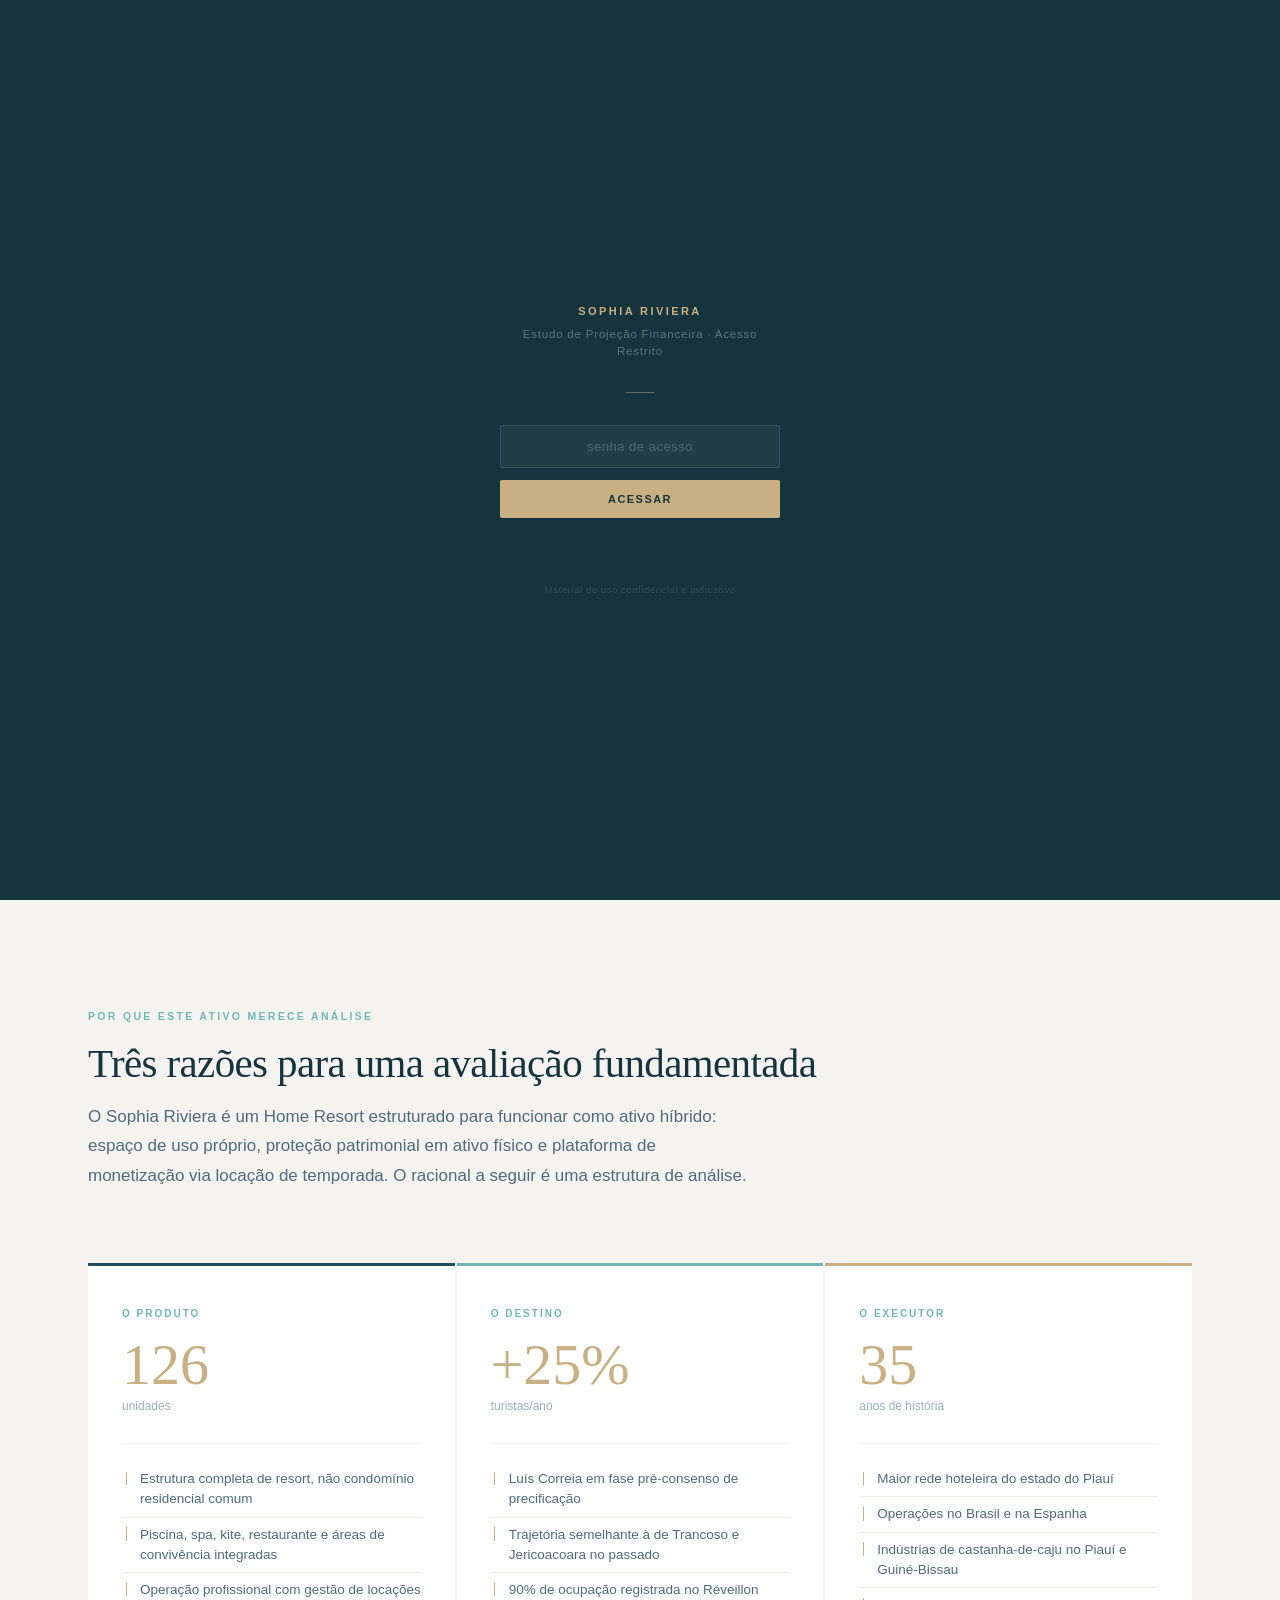
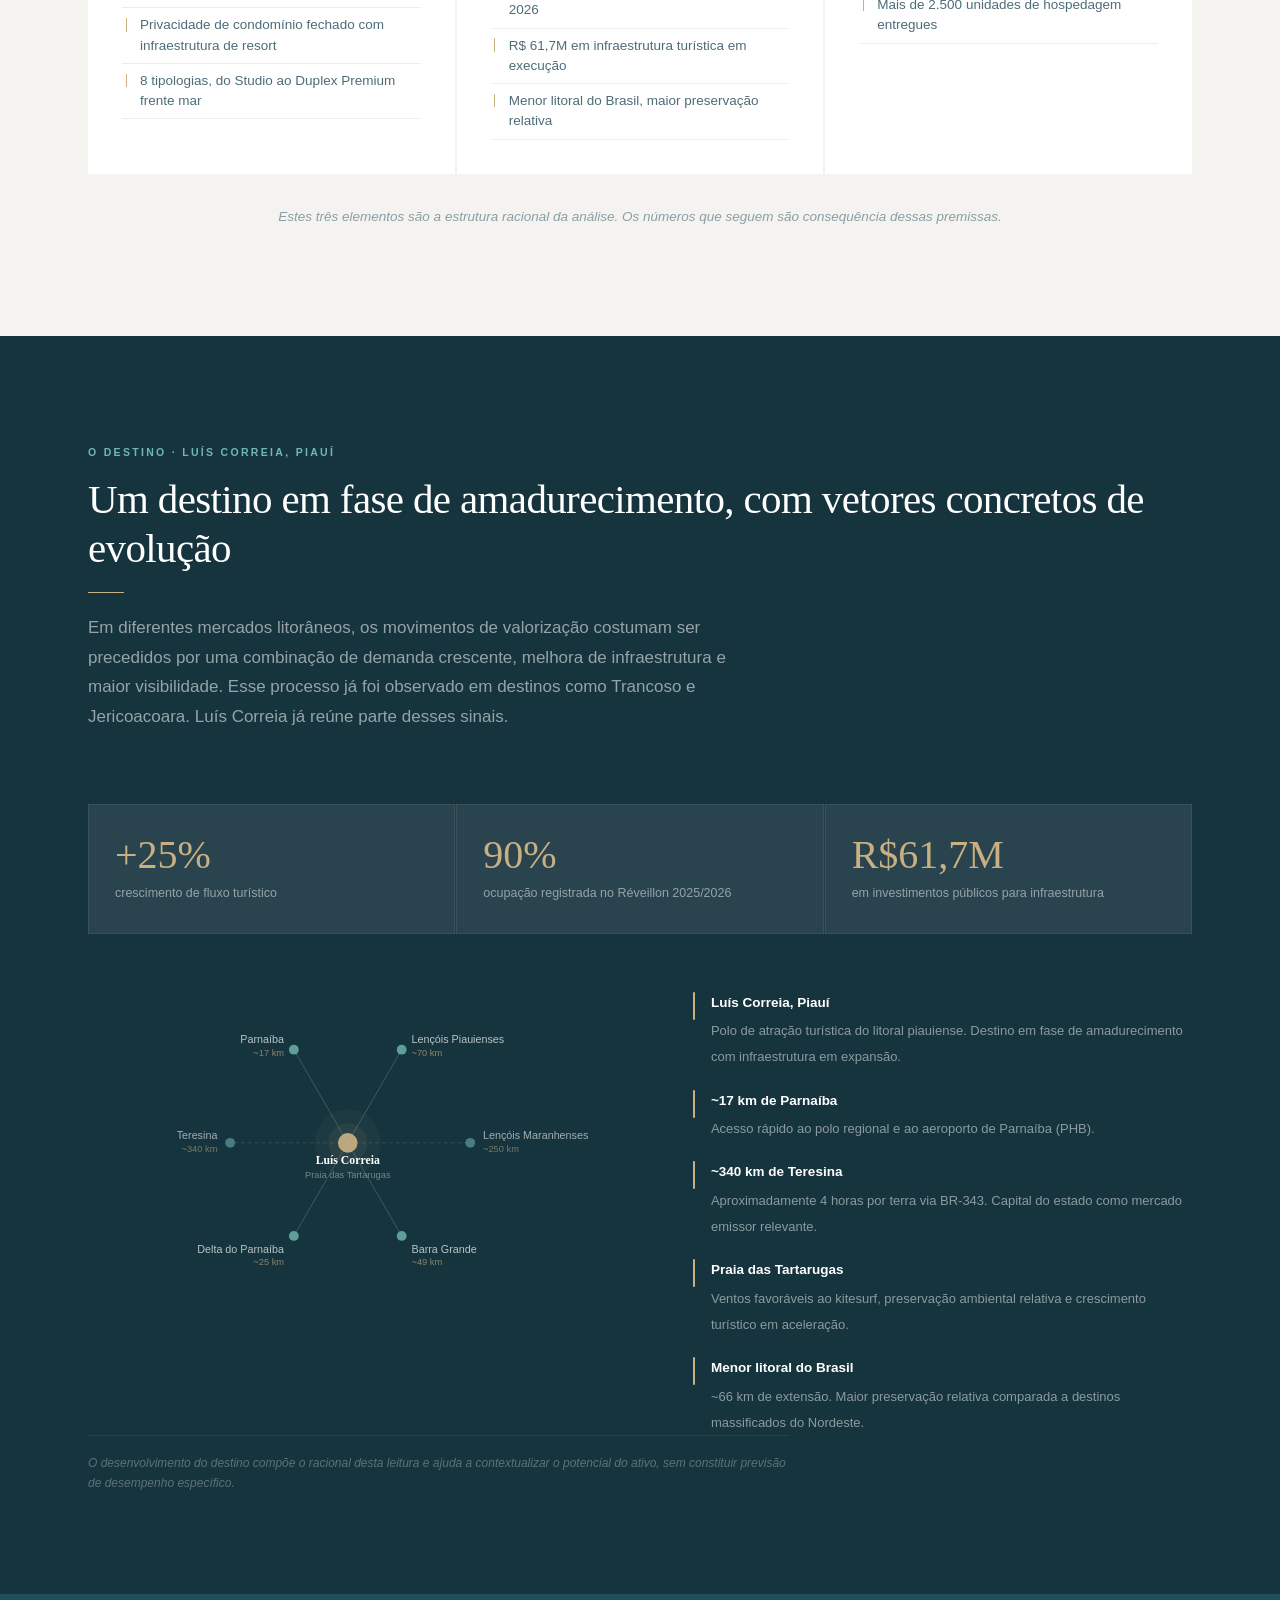
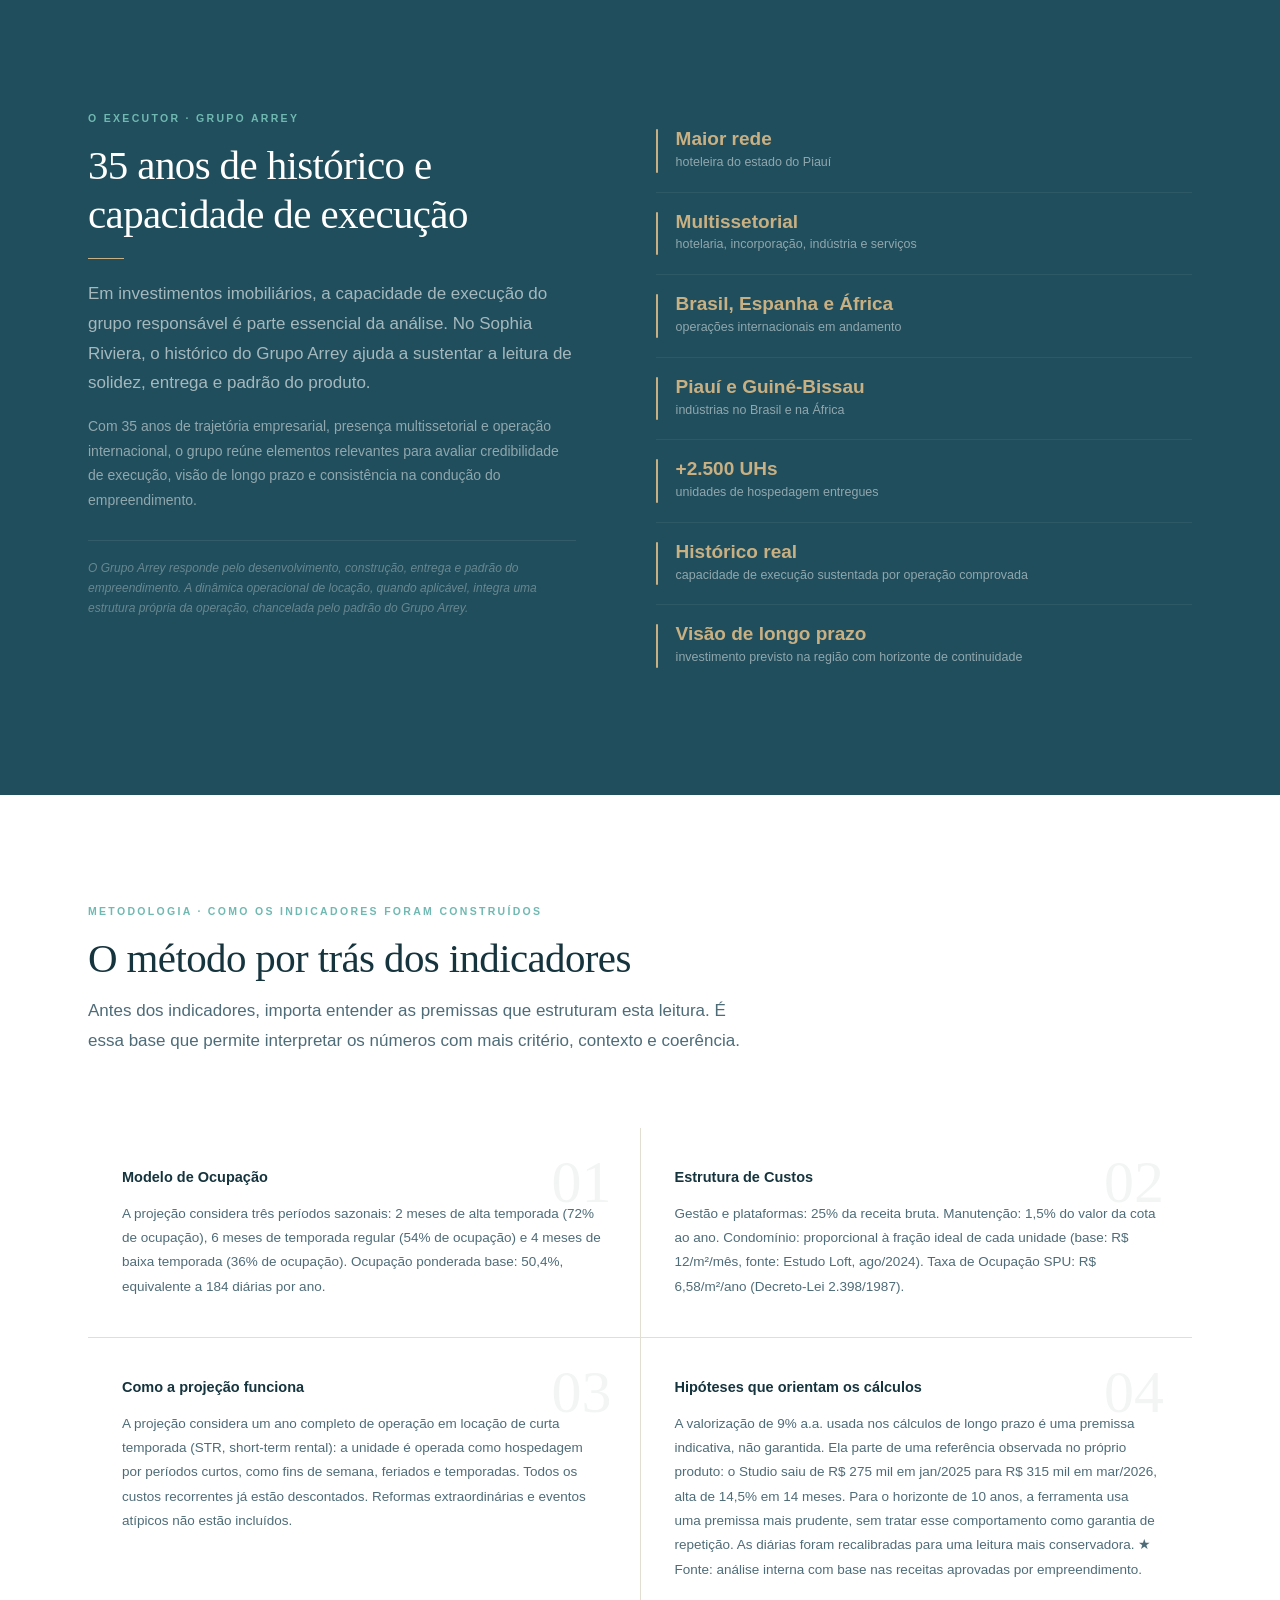
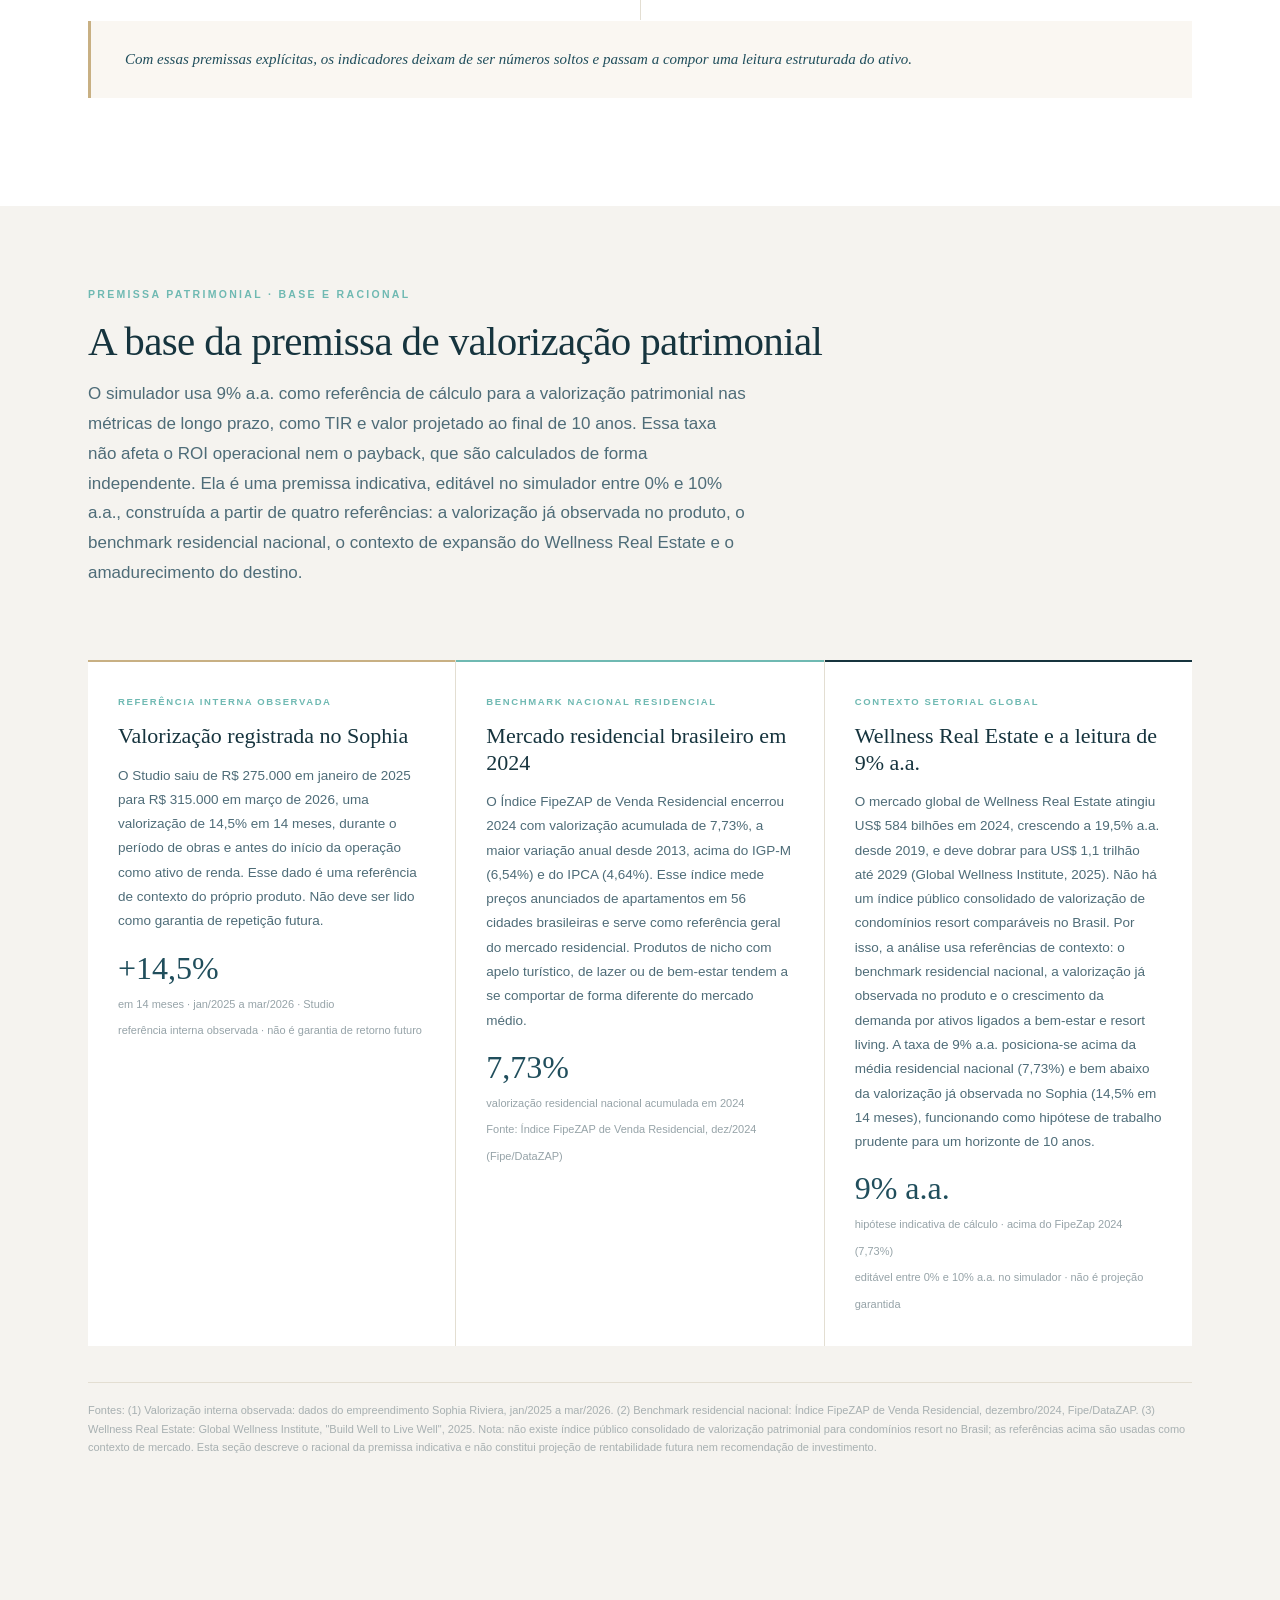
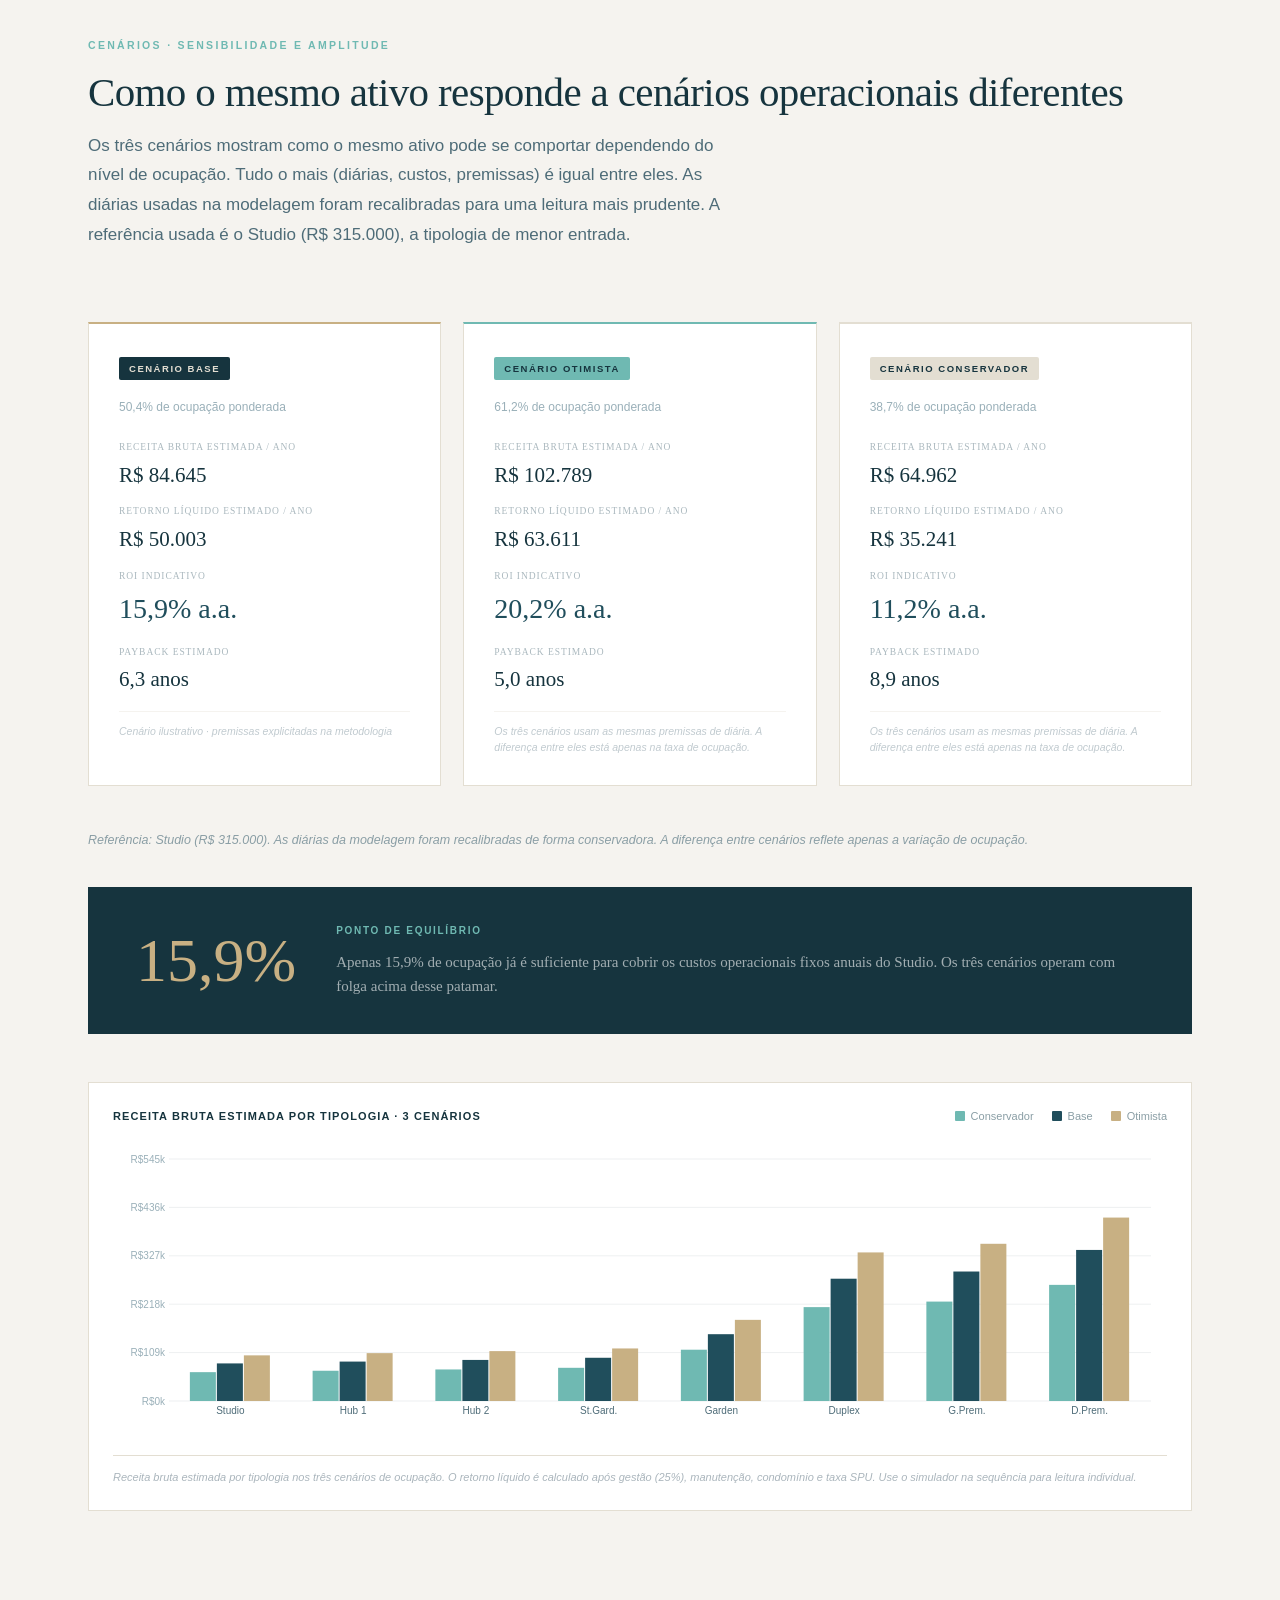
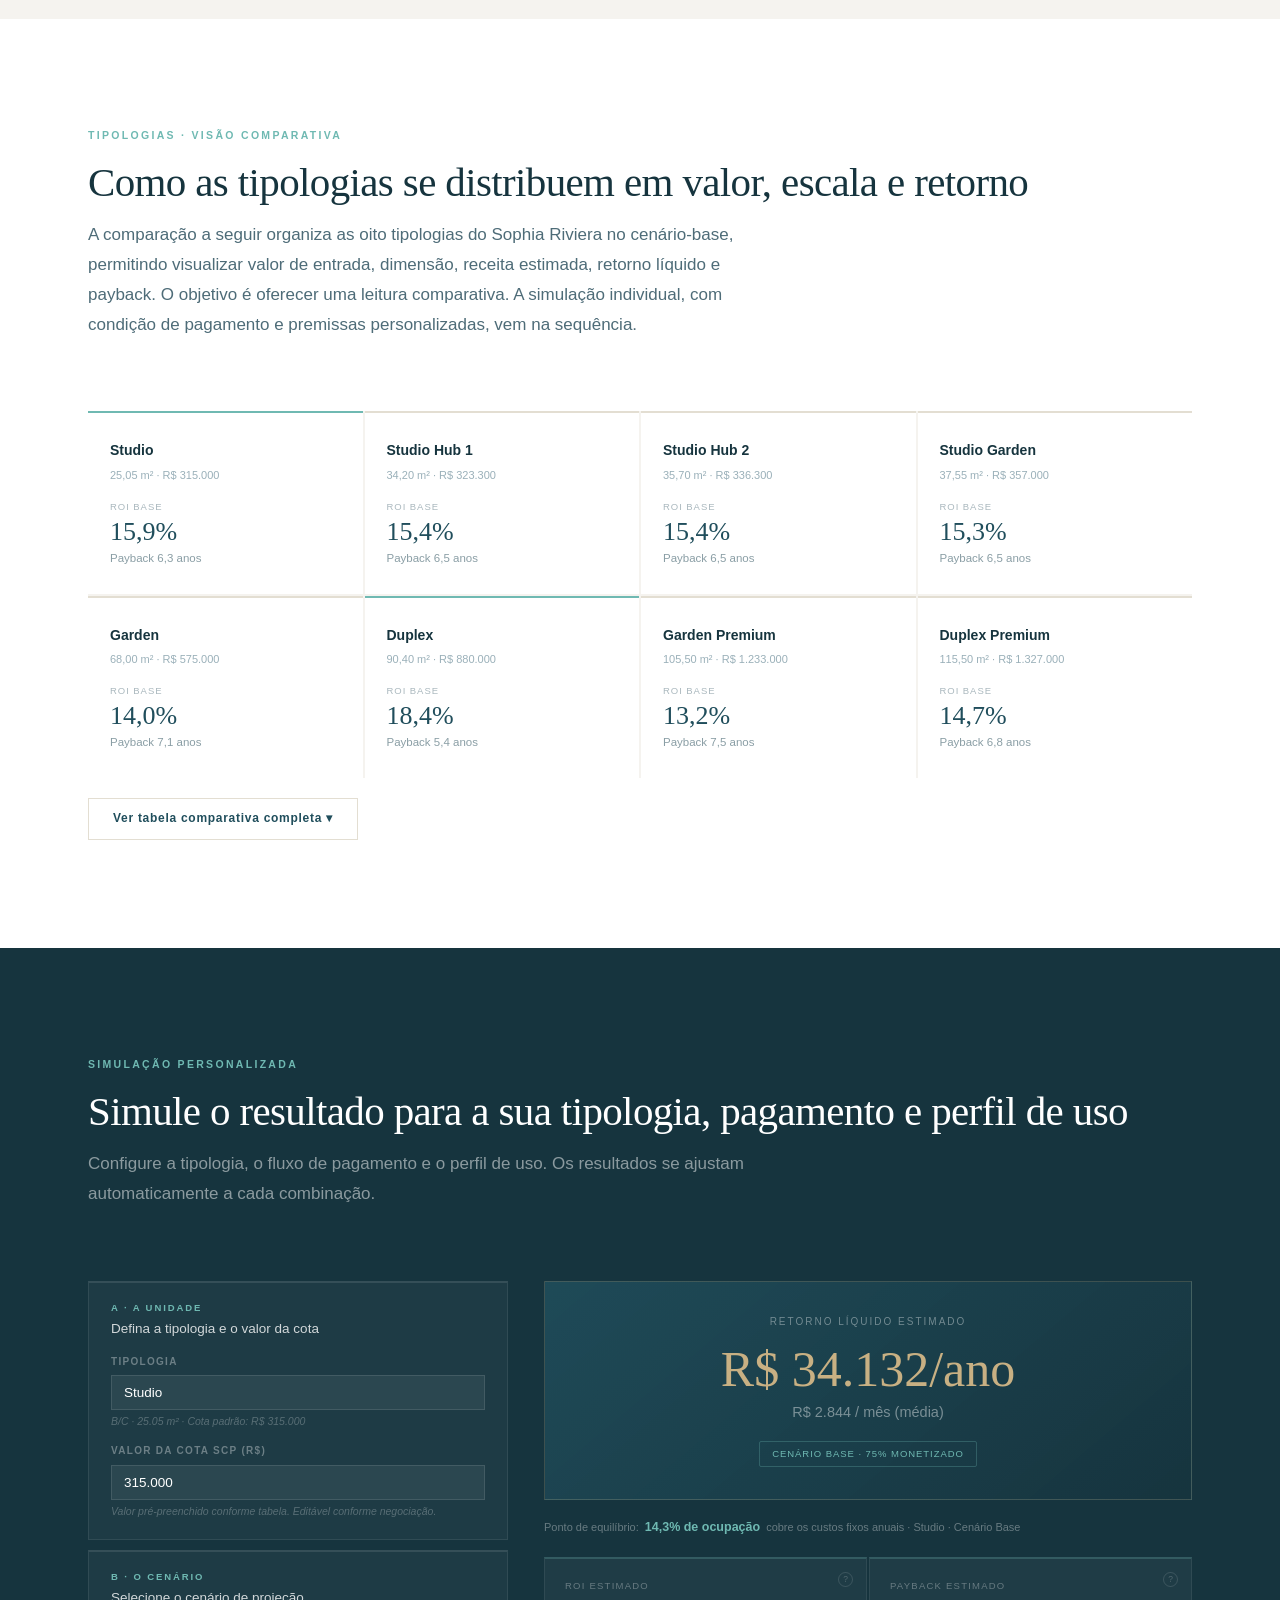
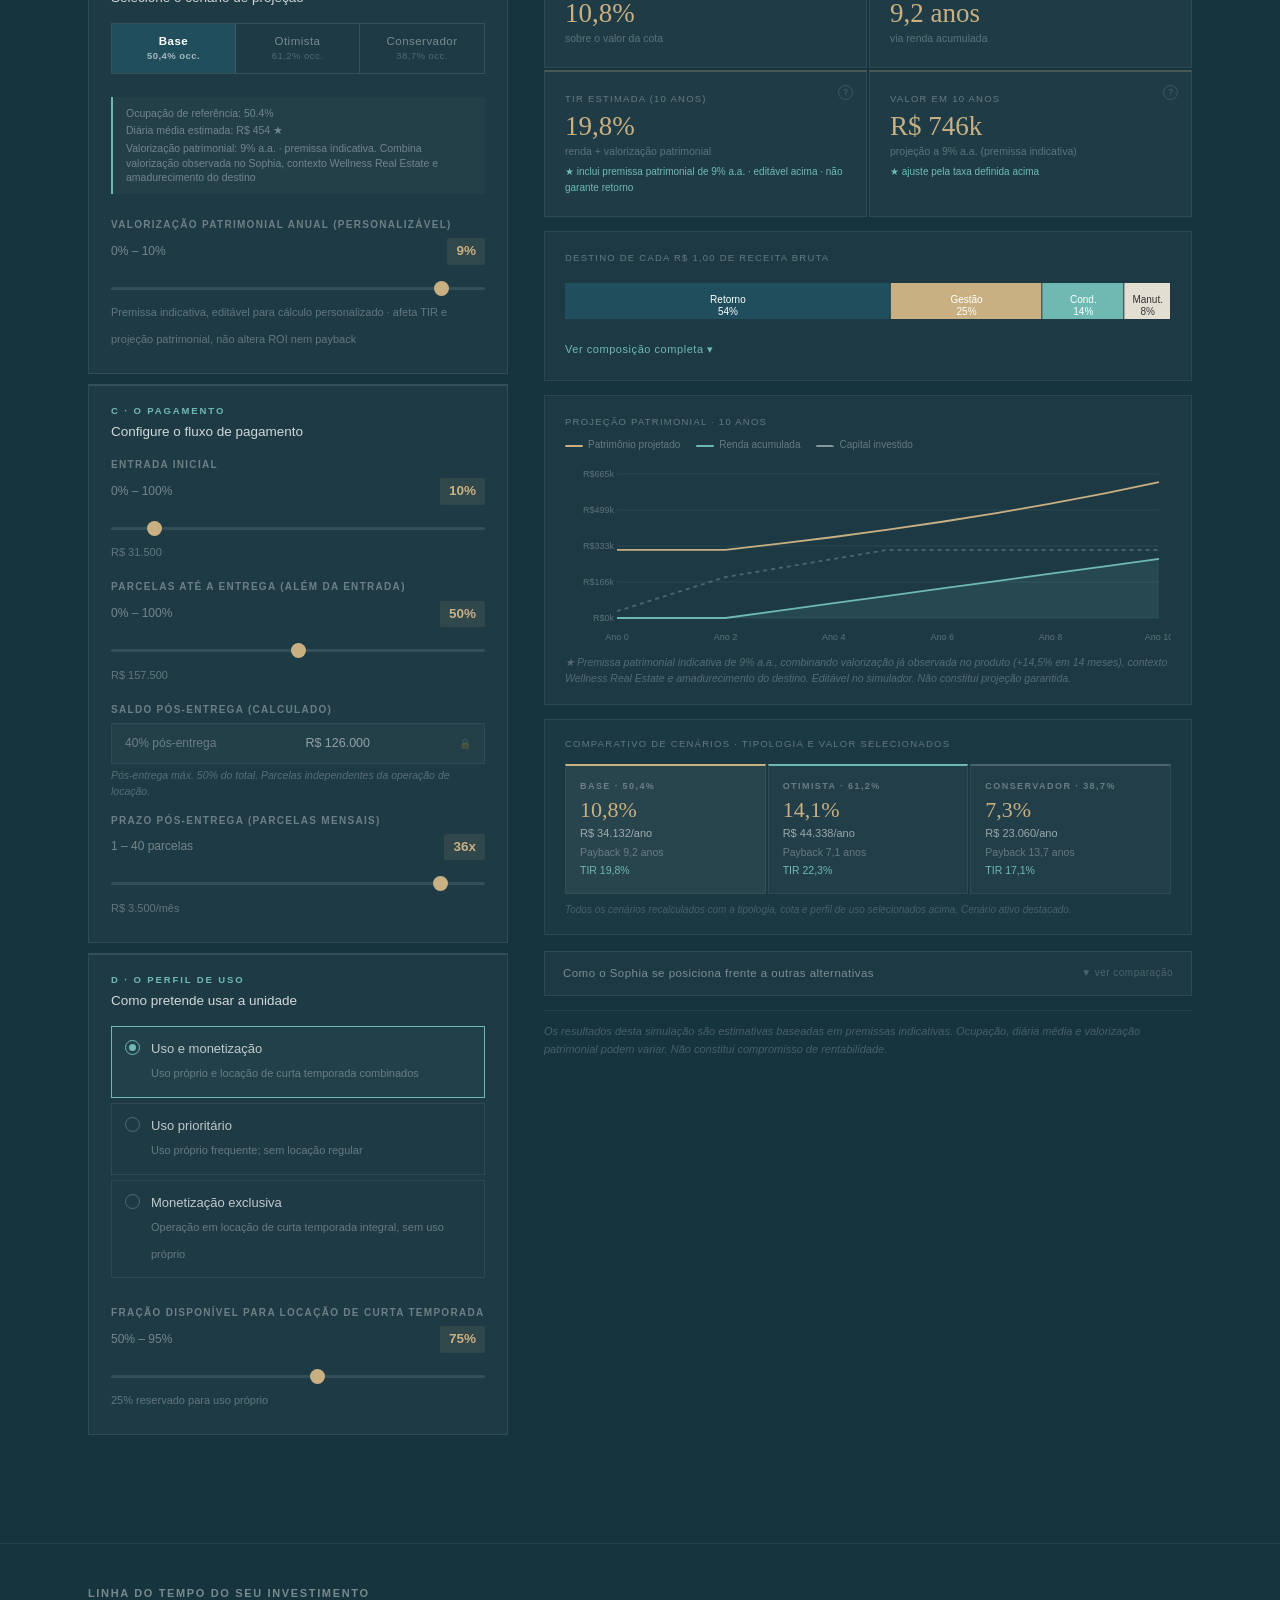
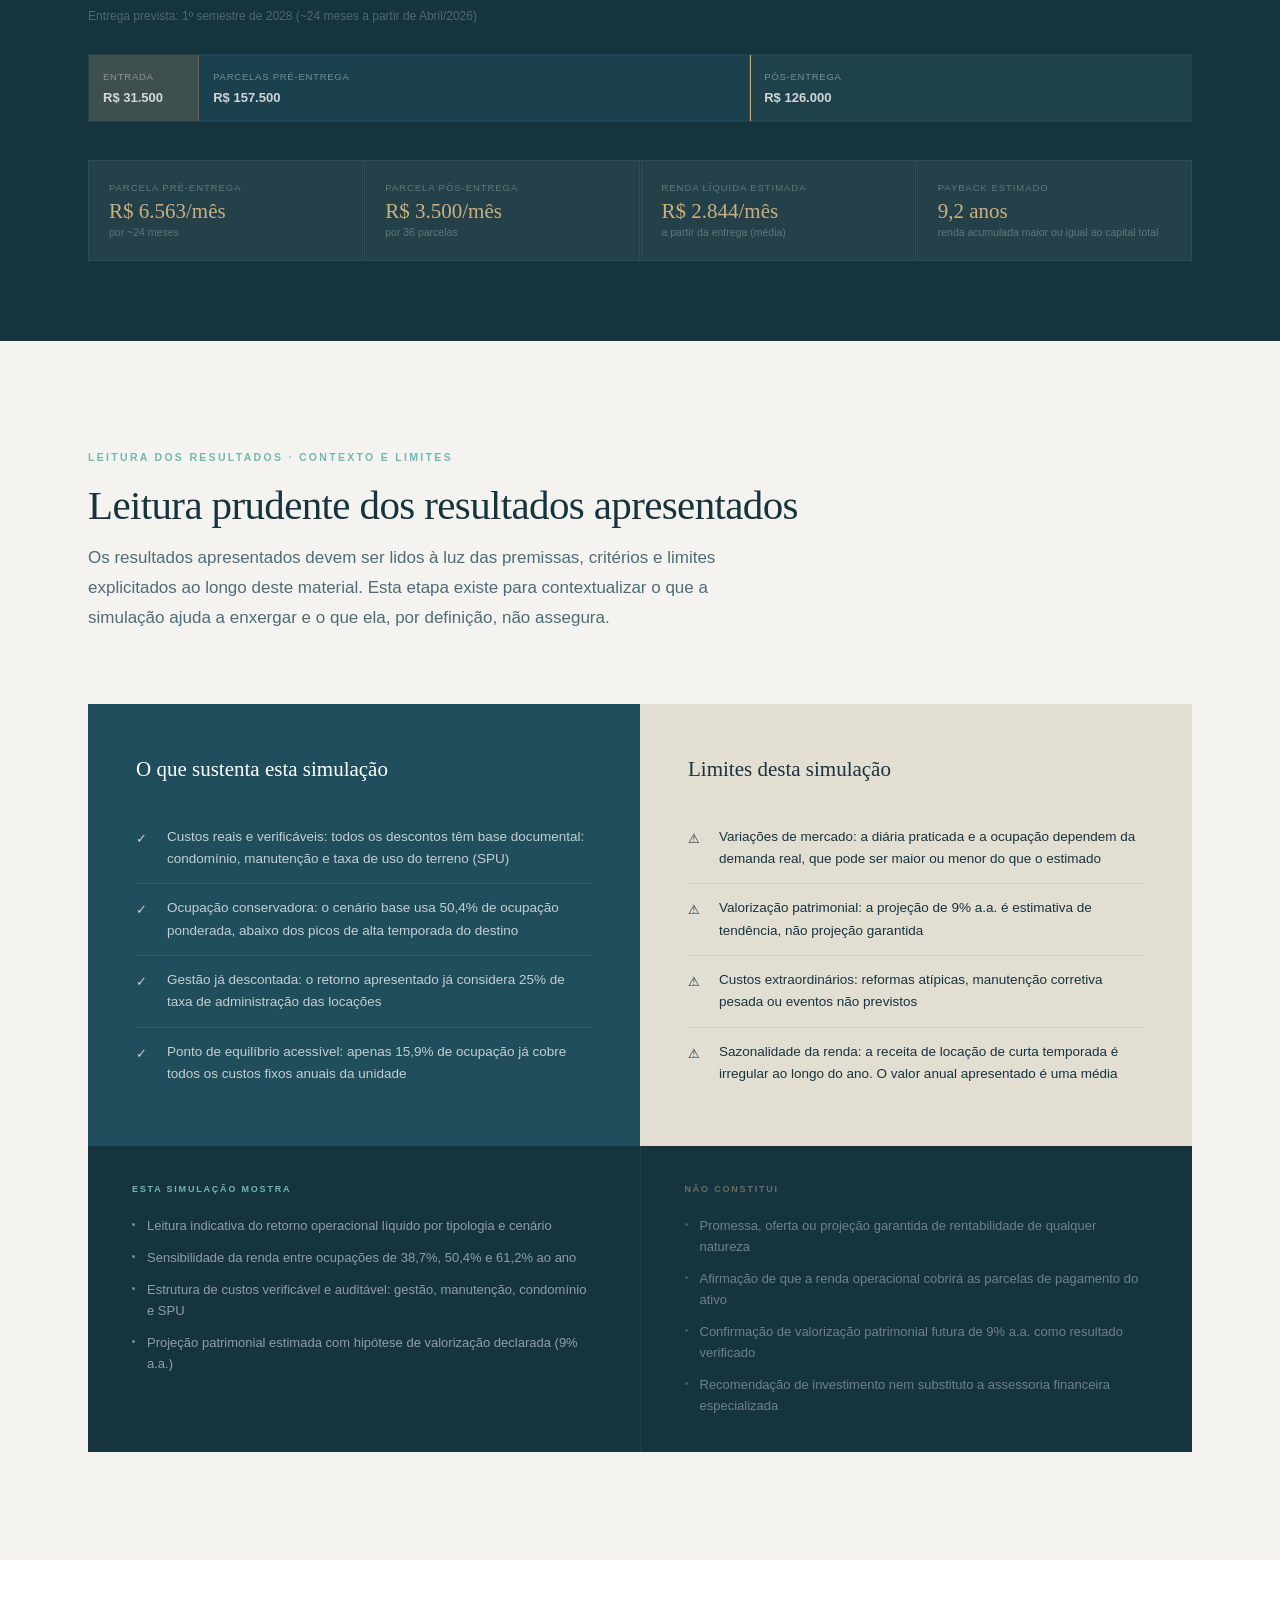
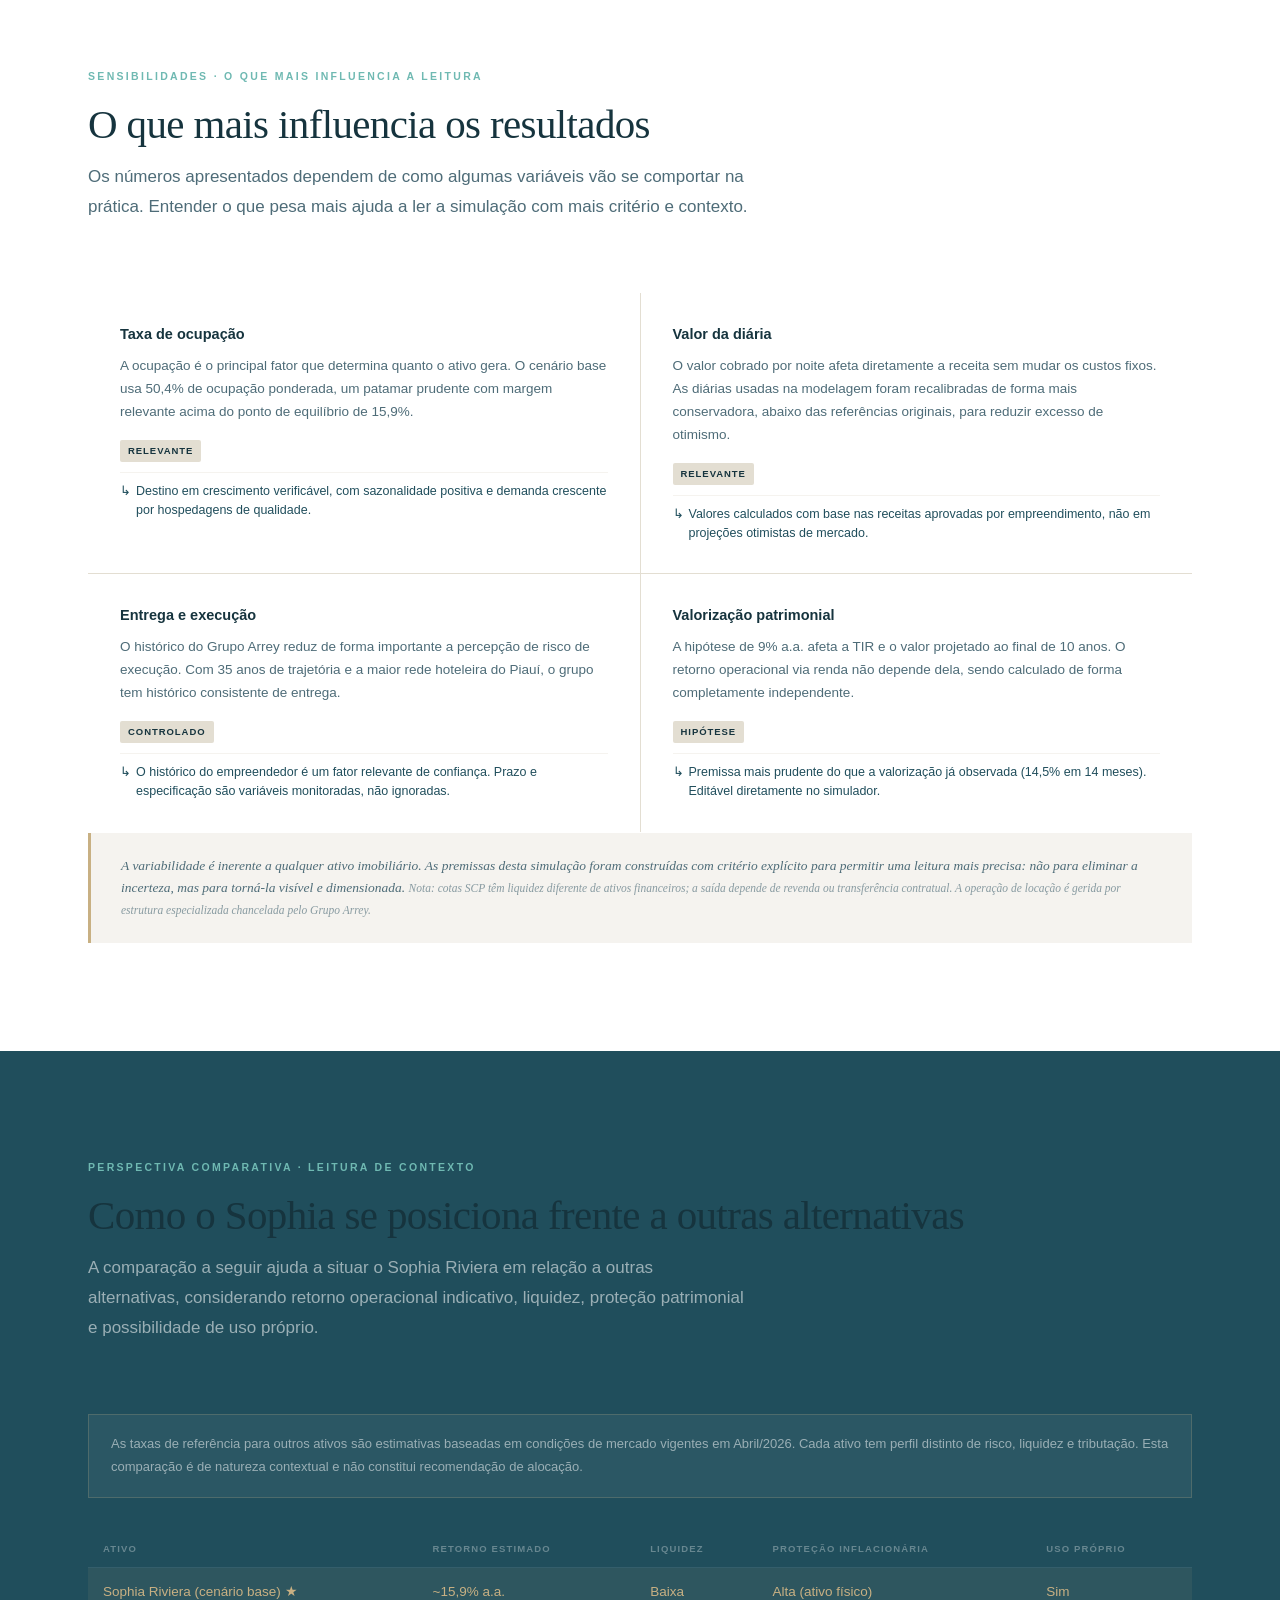
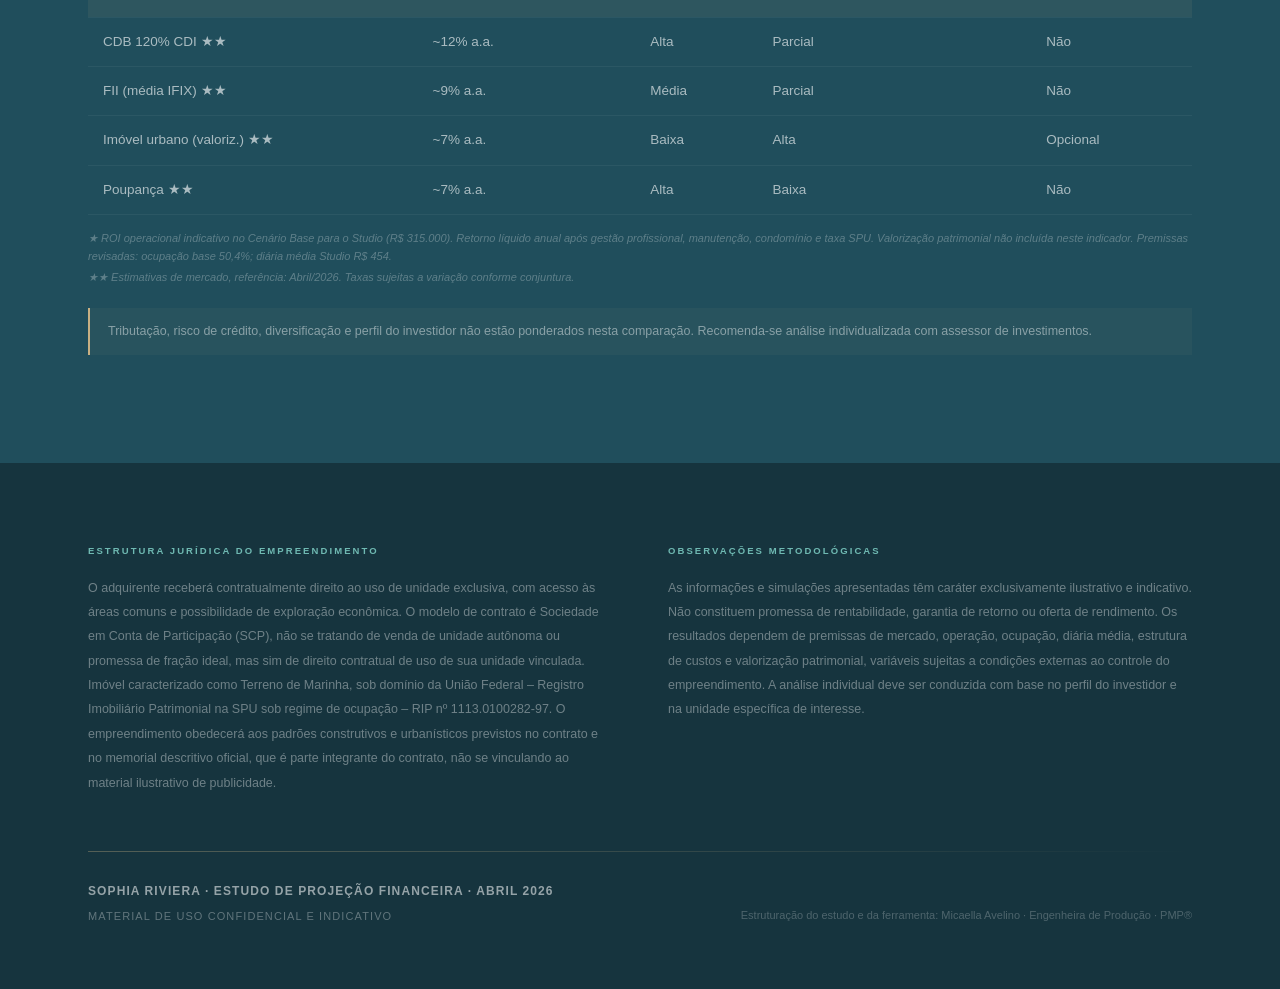
<file: index.html>
<!DOCTYPE html>
<html lang="pt-BR">
<head>
<meta charset="UTF-8">
<meta name="viewport" content="width=device-width,initial-scale=1.0">
<title>Sophia Riviera · Estudo de Projeção Financeira</title>
<style>
/* ── VARIABLES ─────────────────────────────────────────────────────── */
:root {
  --navy:#16343E; --teal:#204E5C; --lteal:#6FB9B2;
  --gold:#C8B083; --cream:#E3DED2; --white:#FFFFFF; --bg:#F5F3EF;
  --sans:-apple-system,BlinkMacSystemFont,'Helvetica Neue',Helvetica,Arial,sans-serif;
  --serif:Georgia,'Times New Roman',serif;
  --pad:88px; --max:1320px;
}
*,*::before,*::after{box-sizing:border-box;margin:0;padding:0}
html{scroll-behavior:smooth;-webkit-font-smoothing:antialiased}
body{font-family:var(--sans);background:var(--bg);color:var(--navy);line-height:1.65;font-size:16px}

/* ── TYPOGRAPHY ────────────────────────────────────────────────────── */
.eyebrow{font-size:10.5px;font-weight:700;letter-spacing:.22em;text-transform:uppercase;color:var(--lteal);display:block;margin-bottom:14px}
.d-xl{font-family:var(--serif);font-size:clamp(38px,5vw,68px);font-weight:400;line-height:1.1;letter-spacing:-.02em;color:var(--white)}
.d-l{font-family:var(--serif);font-size:clamp(28px,3.2vw,46px);font-weight:400;line-height:1.18;letter-spacing:-.015em}
.d-m{font-family:var(--serif);font-size:clamp(19px,2vw,27px);font-weight:400;line-height:1.3}
.lead{font-size:17px;font-weight:300;line-height:1.75;color:#4e6c78}
.body-sm{font-size:14px;line-height:1.75;color:#4e6c78}
.ui-label{font-size:10px;font-weight:700;letter-spacing:.15em;text-transform:uppercase}

/* ── LAYOUT ────────────────────────────────────────────────────────── */
.wrap{max-width:var(--max);margin:0 auto;padding:0 var(--pad)}
section{padding:108px 0}
.sh{margin-bottom:72px}
.sh .eyebrow{margin-bottom:14px}
.sh .lead{margin-top:14px;max-width:660px}
.gold-line{width:36px;height:1px;background:var(--gold);margin:20px 0}

/* ── NAV ───────────────────────────────────────────────────────────── */
#nav{position:fixed;top:0;left:0;right:0;z-index:100;height:62px;display:flex;align-items:center;justify-content:space-between;padding:0 var(--pad);border-bottom:1px solid transparent;transition:.3s}
#nav.on{background:rgba(22,52,62,.95);backdrop-filter:blur(14px);border-bottom-color:rgba(200,176,131,.15)}
.nav-brand{color:var(--white);font-size:12px;font-weight:700;letter-spacing:.14em;text-transform:uppercase}
.nav-links{display:flex;gap:32px;list-style:none}
.nav-links a{color:rgba(255,255,255,.55);font-size:11px;letter-spacing:.09em;text-transform:uppercase;text-decoration:none;transition:.2s}
.nav-links a:hover{color:var(--gold)}
.nav-tag{font-size:10px;color:rgba(255,255,255,.28);letter-spacing:.09em;border:1px solid rgba(255,255,255,.12);padding:4px 12px;border-radius:2px}

/* ── HERO ──────────────────────────────────────────────────────────── */
#hero{min-height:100vh;background:var(--navy);position:relative;display:flex;align-items:flex-end;padding-bottom:100px;overflow:hidden}
#hero::before{content:'';position:absolute;inset:0;background:linear-gradient(158deg,rgba(22,52,62,0) 30%,rgba(32,78,92,.4) 100%);pointer-events:none}
.hero-grain{position:absolute;inset:0;opacity:.035;background-image:url("data:image/svg+xml,%3Csvg xmlns='http://www.w3.org/2000/svg' width='300' height='300'%3E%3Cfilter id='n'%3E%3CfeTurbulence type='fractalNoise' baseFrequency='.85' numOctaves='4' stitchTiles='stitch'/%3E%3C/filter%3E%3Crect width='300' height='300' filter='url(%23n)'/%3E%3C/svg%3E");pointer-events:none}
.hero-inner{position:relative;z-index:1;width:100%}
.hero-eyebrow{font-size:10.5px;font-weight:700;letter-spacing:.24em;text-transform:uppercase;color:var(--lteal);display:block;margin-bottom:28px}
.hero-h1{font-family:var(--serif);font-size:clamp(36px,5.2vw,70px);font-weight:400;line-height:1.1;letter-spacing:-.025em;color:var(--white);max-width:840px;margin-bottom:24px}
.hero-sub{font-size:17px;font-weight:300;color:rgba(255,255,255,.55);max-width:580px;line-height:1.75;margin-bottom:44px}
.hero-rule{width:36px;height:1px;background:var(--gold);margin-bottom:32px}
.hero-meta{display:flex;gap:36px;padding:18px 0;border-top:1px solid rgba(255,255,255,.07);border-bottom:1px solid rgba(255,255,255,.07);margin-bottom:44px}
.hm-item .hm-v{font-size:12px;font-weight:600;color:var(--gold);letter-spacing:.04em;margin-bottom:2px}
.hm-item .hm-k{font-size:10px;color:rgba(255,255,255,.3);letter-spacing:.09em;text-transform:uppercase}
.hero-btns{display:flex;align-items:center;gap:18px}
.btn-gold{display:inline-block;background:var(--gold);color:var(--navy);padding:13px 34px;font-size:11px;font-weight:700;letter-spacing:.13em;text-transform:uppercase;text-decoration:none;border-radius:2px;transition:opacity .2s}
.btn-gold:hover{opacity:.87}
.btn-ghost{display:inline-block;border:1px solid rgba(255,255,255,.22);color:rgba(255,255,255,.65);padding:13px 34px;font-size:11px;letter-spacing:.1em;text-transform:uppercase;text-decoration:none;border-radius:2px;transition:.2s}
.btn-ghost:hover{border-color:var(--gold);color:var(--gold)}
.hero-badge{position:absolute;top:82px;right:var(--pad);font-size:9.5px;color:rgba(255,255,255,.25);letter-spacing:.09em;text-transform:uppercase;border:1px solid rgba(255,255,255,.1);padding:5px 12px;border-radius:2px}

/* ── S02 TESE ──────────────────────────────────────────────────────── */
#tese{background:var(--bg)}
.three-col{display:grid;grid-template-columns:repeat(3,1fr);gap:2px}
.pillar{background:var(--white);padding:40px 34px 34px;border-top:3px solid transparent}
.pillar.c1{border-top-color:var(--teal)}
.pillar.c2{border-top-color:var(--lteal)}
.pillar.c3{border-top-color:var(--gold)}
.pillar-tag{font-size:10px;font-weight:700;letter-spacing:.2em;text-transform:uppercase;color:var(--lteal);display:block;margin-bottom:14px}
.pillar-n{font-family:var(--serif);font-size:58px;font-weight:400;color:var(--gold);line-height:1;margin-bottom:3px}
.pillar-u{font-size:12px;color:#9ab0b9;margin-bottom:26px;display:block}
.pillar-list{list-style:none;border-top:1px solid var(--bg);padding-top:18px}
.pillar-list li{font-size:13.5px;color:#4e6c78;padding:7px 0;border-bottom:1px solid #f0ede8;display:grid;grid-template-columns:8px 1fr;gap:10px;line-height:1.5;align-items:start}
.pillar-list li::before{content:'';width:1px;height:1em;background:var(--gold);display:block;margin-top:.2em;justify-self:center}
.tese-close{text-align:center;font-size:13.5px;color:#8a9ea5;font-style:italic;margin-top:32px;padding:0 40px}

/* ── S03 DESTINO ───────────────────────────────────────────────────── */
#destino{background:var(--navy);padding:108px 0 100px}
#destino .d-l{color:var(--white)}
#destino .lead{color:rgba(255,255,255,.55)}
.stat4{display:grid;grid-template-columns:repeat(4,1fr);gap:1px;background:rgba(255,255,255,.05);margin:52px 0}
.stat3{display:grid;grid-template-columns:repeat(3,1fr);gap:1px;background:rgba(255,255,255,.05);margin:52px 0}
.sbox{background:rgba(255,255,255,.03);border:1px solid rgba(255,255,255,.07);padding:30px 26px}
.sbox-n{font-family:var(--serif);font-size:40px;font-weight:400;color:var(--gold);line-height:1;margin-bottom:9px}
.sbox-l{font-size:12.5px;color:rgba(255,255,255,.5);line-height:1.5}
.dest-body{font-size:15px;font-weight:300;color:rgba(255,255,255,.6);max-width:720px;line-height:1.8;margin-bottom:24px}
.dest-note{font-size:12px;color:rgba(255,255,255,.3);font-style:italic;padding-top:18px;border-top:1px solid rgba(255,255,255,.07);max-width:700px}
.dest-layout{display:grid;grid-template-columns:1.1fr 1fr;gap:56px;align-items:start;margin:44px 0 0}
.dest-nodes svg{width:100%;height:auto;display:block}
.dest-loc-list{display:flex;flex-direction:column;gap:20px;padding-top:6px}
.dl-item{display:grid;grid-template-columns:2px 1fr;gap:16px;align-items:start}
.dl-bar{background:var(--gold);border-radius:1px;min-height:28px}
.dl-strong{display:block;font-size:13.5px;font-weight:700;color:var(--white);margin-bottom:3px}
.dl-body{font-size:13px;color:rgba(255,255,255,.5);line-height:1.6}
/* mobile fallback diagram */
.dest-nodes-mobile{display:none;margin-top:8px}
.dnm-center{background:rgba(200,176,131,.12);border:1px solid rgba(200,176,131,.3);border-radius:4px;padding:14px 18px;text-align:center;margin-bottom:14px}
.dnm-center-name{font-family:var(--serif);font-size:15px;font-weight:400;color:var(--gold)}
.dnm-center-sub{font-size:10.5px;color:rgba(255,255,255,.35);margin-top:2px}
.dnm-grid{display:grid;grid-template-columns:1fr 1fr;gap:8px}
.dnm-item{background:rgba(255,255,255,.04);border:1px solid rgba(255,255,255,.07);border-radius:3px;padding:10px 12px}
.dnm-name{font-size:11.5px;font-weight:600;color:rgba(255,255,255,.75);display:block;margin-bottom:3px}
.dnm-dist{font-size:10px;color:var(--gold);opacity:.7}

/* ── S04 ARREY ─────────────────────────────────────────────────────── */
#arrey{background:var(--teal);padding:108px 0}
#arrey .d-l{color:var(--white)}
.arrey-layout{display:grid;grid-template-columns:1fr 1.1fr;gap:80px;align-items:start;margin-top:8px}
.arrey-intro .lead{color:rgba(255,255,255,.6)}
.arrey-intro p.body-sm{color:rgba(255,255,255,.55);margin-top:16px}
.arrey-note{margin-top:28px;font-size:12px;color:rgba(255,255,255,.32);font-style:italic;border-top:1px solid rgba(255,255,255,.08);padding-top:18px}
.cred-list{display:flex;flex-direction:column}
.cred-item{display:grid;grid-template-columns:2px 1fr;gap:18px;padding:19px 0;border-bottom:1px solid rgba(255,255,255,.06)}
.cred-bar{background:var(--gold);border-radius:1px}
.cred-n{font-size:19px;font-weight:700;color:var(--gold);line-height:1.1;margin-bottom:2px}
.cred-d{font-size:12.5px;color:rgba(255,255,255,.5)}

/* ── S05 MÉTODO ────────────────────────────────────────────────────── */
#metodologia{background:var(--white);padding:108px 0}
.method-grid{display:grid;grid-template-columns:repeat(2,1fr);gap:1px;background:var(--cream)}
.mcard{background:var(--white);padding:38px 34px;position:relative}
.mcard-num{font-family:var(--serif);font-size:60px;font-weight:400;color:rgba(22,52,62,.05);position:absolute;top:24px;right:28px;line-height:1;user-select:none}
.mcard-title{font-size:14.5px;font-weight:700;color:var(--navy);margin-bottom:12px;padding-right:56px}
.mcard-text{font-size:13.5px;color:#4e6c78;line-height:1.8}
.method-close{background:rgba(200,176,131,.1);border-left:3px solid var(--gold);padding:26px 34px;margin-top:1px;font-family:var(--serif);font-size:15px;font-style:italic;color:var(--teal);line-height:1.65}

/* ── S05b WELLNESS VALUATION ───────────────────────────────────────── */
#wellness{background:var(--bg);padding:80px 0 72px}
.wv-grid{display:grid;grid-template-columns:repeat(3,1fr);gap:1px;background:var(--cream);margin:48px 0 0}
.wv-card{background:var(--white);padding:34px 30px 30px;position:relative;overflow:hidden}
.wv-card::before{content:'';position:absolute;top:0;left:0;right:0;height:2px}
.wv-card.wv-observed::before{background:var(--gold)}
.wv-card.wv-market::before{background:var(--lteal)}
.wv-card.wv-assumption::before{background:var(--navy)}
.wv-label{font-size:9.5px;font-weight:700;letter-spacing:.17em;text-transform:uppercase;color:var(--lteal);margin-bottom:14px;display:block}
.wv-headline{font-family:var(--serif);font-size:22px;font-weight:400;color:var(--navy);line-height:1.2;margin-bottom:14px}
.wv-body{font-size:13.5px;color:#4e6c78;line-height:1.8}
.wv-stat{font-family:var(--serif);font-size:32px;font-weight:400;color:var(--teal);line-height:1;margin:18px 0 6px;display:block}
.wv-stat-sub{font-size:11px;color:rgba(22,52,62,.45);line-height:1.55}
.wv-source{font-size:11px;color:rgba(22,52,62,.35);margin-top:36px;border-top:1px solid var(--cream);padding-top:18px;line-height:1.7}
@media(max-width:900px){.wv-grid{grid-template-columns:1fr}}

/* ── S06 CENÁRIOS ──────────────────────────────────────────────────── */
#cenarios{background:var(--bg)}
.sc-grid{display:grid;grid-template-columns:repeat(3,1fr);gap:22px;margin-bottom:44px}
.sc-card{background:var(--white);padding:30px;border:1px solid var(--cream);border-top:2px solid transparent;position:relative}
.sc-card.base{border-top-color:var(--gold)}
.sc-card.opt {border-top-color:var(--lteal)}
.sc-card.cons{border-top-color:var(--cream)}
.sc-tag{display:inline-block;font-size:9.5px;font-weight:700;letter-spacing:.16em;text-transform:uppercase;padding:4px 10px;border-radius:2px;margin-bottom:18px}
.sc-tag.t-base{background:var(--navy);color:var(--cream)}
.sc-tag.t-opt {background:var(--lteal);color:var(--navy)}
.sc-tag.t-cons{background:var(--cream);color:var(--navy)}
.sc-occ{font-size:12px;color:#9ab0b9;margin-bottom:22px}
.sc-kv{margin-bottom:12px}
.sc-kl{font-size:9.5px;letter-spacing:.1em;text-transform:uppercase;color:#aab8be;margin-bottom:2px}
.sc-kv{font-family:var(--serif);font-size:21px;color:var(--navy);font-weight:400}
.sc-kv.roi{color:var(--teal);font-size:28px}
.sc-foot{font-size:10.5px;color:#c0cacf;font-style:italic;margin-top:14px;padding-top:12px;border-top:1px solid var(--bg);line-height:1.5}
.be-box{background:var(--navy);display:grid;grid-template-columns:auto 1fr;gap:40px;align-items:center;padding:36px 48px;margin-bottom:48px}
.be-num{font-family:var(--serif);font-size:62px;font-weight:400;color:var(--gold);line-height:1;white-space:nowrap}
.be-tag{font-size:10px;font-weight:700;letter-spacing:.17em;text-transform:uppercase;color:var(--lteal);margin-bottom:10px;display:block}
.be-body{font-size:15px;color:rgba(255,255,255,.6);font-family:var(--serif);line-height:1.6}
/* Chart container */
.chart-box{background:var(--white);border:1px solid var(--cream);padding:24px}
.chart-hdr{display:flex;justify-content:space-between;align-items:flex-start;margin-bottom:18px;gap:16px;flex-wrap:wrap}
.chart-title-text{font-size:11px;font-weight:700;letter-spacing:.1em;text-transform:uppercase;color:var(--navy)}
.chart-legend{display:flex;gap:18px}
.leg-item{display:flex;align-items:center;gap:6px;font-size:11px;color:#8a9ea5}
.leg-dot{width:10px;height:10px;border-radius:1px;flex-shrink:0}
canvas{display:block}
.chart-note{font-size:11px;color:#aab5bc;font-style:italic;margin-top:12px;padding-top:12px;border-top:1px solid var(--cream)}

/* ── S07 SIMULADOR ─────────────────────────────────────────────────── */
#simulador{background:var(--navy);padding:108px 0}
#simulador .eyebrow{color:var(--lteal)}
#simulador .d-l{color:var(--white)}
#simulador .lead{color:rgba(255,255,255,.5)}
.sim-layout{display:grid;grid-template-columns:420px 1fr;gap:36px;align-items:start;margin-top:8px}
/* Controls */
.sim-col{display:flex;flex-direction:column;gap:10px}
.ib{background:rgba(255,255,255,.035);border:1px solid rgba(255,255,255,.08);border-top:2px solid rgba(255,255,255,.1)}
.ib-head{padding:17px 22px 0}
.ib-tag{font-size:9.5px;font-weight:700;letter-spacing:.2em;text-transform:uppercase;color:var(--lteal);display:block;margin-bottom:2px}
.ib-title{font-size:13.5px;color:rgba(255,255,255,.8);font-weight:300}
.ib-body{padding:14px 22px 20px;display:flex;flex-direction:column;gap:13px}
.fl{font-size:10px;font-weight:700;letter-spacing:.13em;text-transform:uppercase;color:rgba(255,255,255,.35);display:block;margin-bottom:5px}
select.fi,input.fi{width:100%;background:rgba(255,255,255,.06);border:1px solid rgba(255,255,255,.11);color:var(--white);font-family:var(--sans);font-size:13.5px;padding:9px 12px;appearance:none;cursor:pointer;border-radius:0;transition:border-color .2s}
select.fi:focus,input.fi:focus{outline:none;border-color:var(--gold)}
select.fi option{background:var(--navy)}
.fn{font-size:10.5px;color:rgba(255,255,255,.26);font-style:italic;margin-top:4px;line-height:1.5}
/* Segmented control */
.seg{display:grid;grid-template-columns:repeat(3,1fr);border:1px solid rgba(255,255,255,.11);overflow:hidden}
.seg-btn{background:none;border:none;border-right:1px solid rgba(255,255,255,.11);color:rgba(255,255,255,.4);font-family:var(--sans);font-size:11.5px;font-weight:500;letter-spacing:.04em;padding:10px 6px;cursor:pointer;transition:all .2s;text-align:center;line-height:1.3}
.seg-btn:last-child{border-right:none}
.seg-btn small{display:block;font-size:9.5px;opacity:.6;margin-top:1px}
.seg-btn.on{background:var(--teal);color:var(--white);font-weight:700}
.sc-ctx{margin-top:10px;background:rgba(255,255,255,.025);border-left:2px solid var(--lteal);padding:9px 13px;display:flex;flex-direction:column;gap:3px}
.sc-ctx span{font-size:10.5px;color:rgba(255,255,255,.36);line-height:1.4}
/* Sliders */
.slider-row{margin-bottom:2px}
.sl-top{display:flex;justify-content:space-between;align-items:center;margin-bottom:7px}
.sl-val{font-size:13.5px;font-weight:600;color:var(--gold);background:rgba(200,176,131,.1);padding:2px 9px;border-radius:2px}
.sl-sub{font-size:11px;color:rgba(255,255,255,.3)}
input[type=range]{-webkit-appearance:none;width:100%;height:3px;background:rgba(255,255,255,.1);border-radius:2px;cursor:pointer}
input[type=range]::-webkit-slider-thumb{-webkit-appearance:none;width:15px;height:15px;background:var(--gold);border-radius:50%;cursor:pointer;transition:transform .15s}
input[type=range]::-webkit-slider-thumb:active{transform:scale(1.25)}
/* Display (locked) */
.disp-field{background:rgba(255,255,255,.025);border:1px solid rgba(255,255,255,.06);padding:9px 13px;display:flex;justify-content:space-between;align-items:center;gap:8px}
.disp-field .dl{font-size:12px;color:rgba(255,255,255,.33)}
.disp-field .dv{font-size:12.5px;color:rgba(255,255,255,.5);font-weight:500}
.lk{font-size:10px;color:rgba(255,255,255,.18)}
/* Radio */
.rg{display:flex;flex-direction:column;gap:5px}
.ro{display:flex;align-items:flex-start;gap:11px;padding:11px 13px;border:1px solid rgba(255,255,255,.07);cursor:pointer;transition:border-color .2s}
.ro:hover{border-color:rgba(255,255,255,.18)}
.ro.on{border-color:var(--lteal);background:rgba(111,185,178,.04)}
.ro input{display:none}
.ri{width:15px;height:15px;border:1px solid rgba(255,255,255,.22);border-radius:50%;flex-shrink:0;margin-top:2px;position:relative;transition:border-color .2s}
.ro.on .ri{border-color:var(--lteal)}
.ro.on .ri::after{content:'';position:absolute;inset:3px;background:var(--lteal);border-radius:50%}
.rt strong{display:block;font-size:13px;color:rgba(255,255,255,.72);font-weight:500}
.rt small{font-size:11px;color:rgba(255,255,255,.32)}
/* Warn */
.warn{display:none;background:rgba(200,150,50,.1);border:1px solid rgba(200,150,50,.3);color:rgba(255,210,100,.8);padding:10px 14px;font-size:11.5px;margin-bottom:10px;line-height:1.5;border-radius:0}
.warn.show{display:block}

/* ── OUTPUTS ───────────────────────────────────────────────────────── */
.out-col{display:flex;flex-direction:column;gap:14px}
.out-hero{background:linear-gradient(140deg,rgba(32,78,92,.85),rgba(22,52,62,.95));border:1px solid rgba(200,176,131,.22);padding:32px 34px;text-align:center}
.oh-label{font-size:10px;letter-spacing:.2em;text-transform:uppercase;color:rgba(255,255,255,.38);display:block;margin-bottom:14px}
.oh-val{font-family:var(--serif);font-size:50px;font-weight:400;color:var(--gold);line-height:1;margin-bottom:7px}
.oh-sub{font-size:14.5px;color:rgba(255,255,255,.42);margin-bottom:14px}
.oh-badge{display:inline-block;font-size:9.5px;letter-spacing:.1em;text-transform:uppercase;color:var(--lteal);border:1px solid rgba(111,185,178,.28);padding:4px 12px;border-radius:2px}
.kpi-grid{display:grid;grid-template-columns:repeat(2,1fr);gap:2px}
.kpi{background:rgba(255,255,255,.04);border:1px solid rgba(255,255,255,.07);padding:19px 20px;position:relative}
.kpi-l{font-size:9.5px;letter-spacing:.13em;text-transform:uppercase;color:rgba(255,255,255,.32);display:block;margin-bottom:7px}
.kpi-v{font-family:var(--serif);font-size:27px;font-weight:400;color:var(--gold);line-height:1;margin-bottom:3px}
.kpi-s{font-size:10.5px;color:rgba(255,255,255,.28)}
.kpi-h{font-size:10px;color:var(--lteal);margin-top:3px}
.tt-btn{position:absolute;top:13px;right:13px;width:15px;height:15px;border:1px solid rgba(255,255,255,.13);border-radius:50%;display:flex;align-items:center;justify-content:center;font-size:8.5px;color:rgba(255,255,255,.22);cursor:default}
/* Waterfall */
.wf-card{background:rgba(255,255,255,.03);border:1px solid rgba(255,255,255,.07);padding:18px 20px}
.wf-label{font-size:9.5px;letter-spacing:.13em;text-transform:uppercase;color:rgba(255,255,255,.32);display:block;margin-bottom:12px}
.cost-tog{background:none;border:none;font-family:var(--sans);font-size:11px;color:var(--lteal);cursor:pointer;padding:5px 0;letter-spacing:.05em;transition:opacity .2s}
.cost-tog:hover{opacity:.75}
.ctab{width:100%;border-collapse:collapse;display:none;margin-top:6px}
.ctab.open{display:table}
.ctab td{padding:5px 0;font-size:11.5px;border-bottom:1px solid rgba(255,255,255,.04);color:rgba(255,255,255,.5)}
.ctab td:nth-child(2){text-align:right;color:var(--white)}
.ctab td:nth-child(3){text-align:right;font-size:10.5px;color:rgba(255,255,255,.28);padding-left:10px}
.ctab tr.tot td{color:var(--gold);font-weight:600;border-bottom:none;border-top:1px solid rgba(200,176,131,.18)}
/* 10y chart */
.c10-card{background:rgba(255,255,255,.03);border:1px solid rgba(255,255,255,.07);padding:18px 20px}
.c10-label{font-size:9.5px;letter-spacing:.13em;text-transform:uppercase;color:rgba(255,255,255,.32);display:block;margin-bottom:8px}
.c10-leg{display:flex;gap:16px;flex-wrap:wrap;margin-bottom:10px}
.c10-leg span{display:flex;align-items:center;gap:5px;font-size:10px;color:rgba(255,255,255,.32)}
.c10-leg i{display:inline-block;width:18px;height:2px;border-radius:1px}
.sim-note{font-size:11px;color:rgba(255,255,255,.22);font-style:italic;padding-top:12px;border-top:1px solid rgba(255,255,255,.06);line-height:1.6}

/* ── TIMELINE ──────────────────────────────────────────────────────── */
#timeline{background:var(--navy);padding:0 0 80px;border-top:1px solid rgba(255,255,255,.07)}
.tl-head{padding:40px 0 28px}
.tl-head h3{font-size:11px;letter-spacing:.15em;text-transform:uppercase;font-weight:700;color:rgba(255,255,255,.42);margin-bottom:4px}
.tl-head p{font-size:12px;color:rgba(255,255,255,.25)}
.tl-track{height:68px;display:flex;position:relative;overflow:hidden;border:1px solid rgba(255,255,255,.07)}
.tl-seg{height:100%;display:flex;flex-direction:column;justify-content:center;padding:0 14px;overflow:hidden;transition:width .4s ease}
.ts-ent{background:rgba(200,176,131,.22);border-right:1px solid rgba(200,176,131,.25)}
.ts-pre{background:rgba(32,78,92,.55);border-right:1px solid rgba(255,255,255,.08)}
.ts-pos{background:rgba(111,185,178,.1)}
.ts-l{font-size:9.5px;letter-spacing:.08em;text-transform:uppercase;color:rgba(255,255,255,.4);margin-bottom:2px}
.ts-v{font-size:13px;font-weight:600;color:rgba(255,255,255,.78)}
.tl-mark{position:absolute;top:0;bottom:0;width:1px;background:var(--gold)}
.tl-mark-l{position:absolute;bottom:-20px;transform:translateX(-50%);font-size:9px;color:var(--gold);letter-spacing:.06em;white-space:nowrap}
.tl-info{display:grid;grid-template-columns:repeat(4,1fr);gap:1px;background:rgba(255,255,255,.04);margin-top:38px}
.ti-cell{background:rgba(255,255,255,.025);border:1px solid rgba(255,255,255,.05);padding:19px 20px}
.ti-l{font-size:9.5px;letter-spacing:.1em;text-transform:uppercase;color:rgba(255,255,255,.28);margin-bottom:5px}
.ti-v{font-family:var(--serif);font-size:21px;color:var(--gold);line-height:1;margin-bottom:2px}
.ti-s{font-size:10.5px;color:rgba(255,255,255,.27)}

/* ── S07 TIPOLOGIAS ────────────────────────────────────────────────── */
#tipologias{background:var(--white);padding:108px 0}
.tc-grid{display:grid;grid-template-columns:repeat(4,1fr);gap:2px;background:var(--bg);margin-bottom:8px}
.tc-card{background:var(--white);padding:26px 22px;border-top:2px solid var(--cream)}
.tc-card.hi{border-top-color:var(--navy)}
.tc-card.md{border-top-color:var(--lteal)}
.tc-name{font-size:14px;font-weight:700;color:var(--navy);margin-bottom:4px}
.tc-meta{font-size:11px;color:#9ab0b9;margin-bottom:16px;line-height:1.5}
.tc-roi-l{font-size:9.5px;letter-spacing:.1em;text-transform:uppercase;color:#aab8be;margin-bottom:4px;display:block}
.tc-roi{font-family:var(--serif);font-size:26px;color:var(--teal);line-height:1;margin-bottom:4px}
.tc-pay{font-size:11.5px;color:#8a9ea5}
details.tt-details{margin-top:20px}
details.tt-details>summary{list-style:none;display:inline-flex;align-items:center;gap:8px;cursor:pointer;font-size:12px;font-weight:700;letter-spacing:.06em;color:var(--teal);border:1px solid var(--cream);padding:10px 24px;transition:.2s;user-select:none;background:none}
details.tt-details>summary::-webkit-details-marker{display:none}
details.tt-details>summary:hover{background:var(--bg);border-color:var(--lteal)}
details.tt-details .typo-wrap{margin-top:16px}
.typo-wrap{overflow-x:auto;-webkit-overflow-scrolling:touch}
table.tt{width:100%;border-collapse:collapse;font-size:13.5px}
.tt thead th{background:var(--teal);color:var(--cream);padding:13px 15px;text-align:left;font-size:9.5px;font-weight:700;letter-spacing:.12em;text-transform:uppercase;white-space:nowrap;border-right:1px solid rgba(255,255,255,.07)}
.tt tbody td{padding:13px 15px;border-bottom:1px solid var(--bg);white-space:nowrap;border-right:1px solid rgba(22,52,62,.035)}
.tt tbody tr:nth-child(even) td{background:#faf9f7}
.tt tbody tr:hover td{background:rgba(200,176,131,.06)}
.tt td:first-child{font-weight:600}
.rh{display:inline-block;padding:4px 8px;font-size:12px;font-weight:700;letter-spacing:.02em;border-radius:2px}
.rh-hi{background:var(--navy);color:var(--gold)}
.rh-md{background:rgba(32,78,92,.1);color:var(--teal)}
.rh-lo{color:var(--navy);font-weight:600}
.tt-foot{font-size:12px;color:#8a9ea5;margin-top:16px;padding-top:14px;border-top:1px solid var(--cream);line-height:1.7}

/* ── S09 PRUDÊNCIA ─────────────────────────────────────────────────── */
#prudencia{background:var(--bg);padding:108px 0}
.pru-panels{display:grid;grid-template-columns:1fr 1fr;gap:0;margin-top:8px}
.pp{padding:48px}
.pp.left{background:var(--teal)}
.pp.right{background:var(--cream)}
.pp.left h3{font-family:var(--serif);font-size:21px;font-weight:400;color:var(--white);margin-bottom:26px}
.pp.right h3{font-family:var(--serif);font-size:21px;font-weight:400;color:var(--navy);margin-bottom:26px}
.pp-list{list-style:none;display:flex;flex-direction:column}
.pp-item{display:grid;grid-template-columns:20px 1fr;gap:11px;font-size:13.5px;line-height:1.65;padding:13px 0;border-bottom:1px solid rgba(255,255,255,.08)}
.pp.right .pp-item{border-bottom-color:rgba(22,52,62,.08)}
.pp.left .pp-item{color:rgba(255,255,255,.73)}
.pp.right .pp-item{color:var(--navy)}
.pp-icon{font-size:13px;margin-top:2px}
/* ── PRUDENTIAL CLOSING ─────────────────────────────────────────────── */
.pru-closing{display:grid;grid-template-columns:1fr 1px 1fr;background:var(--navy);margin-top:0}
.prc-side{padding:36px 44px}
.prc-divider{background:rgba(255,255,255,.06)}
.prc-label{font-size:9px;font-weight:700;letter-spacing:.2em;text-transform:uppercase;display:block;margin-bottom:18px}
.prc-yes{color:var(--lteal)}
.prc-no{color:rgba(200,176,131,.48)}
.prc-list{list-style:none;display:flex;flex-direction:column;gap:11px}
.prc-list li{font-size:13px;line-height:1.62;padding-left:15px;position:relative;color:rgba(255,255,255,.52)}
.prc-list li::before{content:'';position:absolute;left:0;top:8px;width:3px;height:3px;border-radius:50%;background:rgba(255,255,255,.18)}
.prc-yes-list li::before{background:var(--lteal);opacity:.8}
.prc-no-list li{color:rgba(255,255,255,.38)}
.prc-no-list li::before{background:rgba(200,176,131,.3)}

/* ── S10 RISCOS ────────────────────────────────────────────────────── */
#riscos{background:var(--white);padding:108px 0}
.rk-grid{display:grid;grid-template-columns:repeat(2,1fr);gap:1px;background:var(--cream)}
.rk-card{background:var(--white);padding:30px 32px}
.rk-title{font-size:14.5px;font-weight:700;color:var(--navy);margin-bottom:8px}
.rk-desc{font-size:13.5px;color:#4e6c78;line-height:1.7;margin-bottom:12px}
.rk-impact{display:inline-block;font-size:9.5px;font-weight:700;letter-spacing:.1em;text-transform:uppercase;padding:3px 8px;background:var(--cream);color:var(--navy);border-radius:2px;margin-bottom:10px}
.rk-mit{font-size:12.5px;color:var(--teal);display:flex;gap:5px;align-items:flex-start;padding-top:9px;border-top:1px solid var(--bg);line-height:1.55}
.rk-mit::before{content:'↳';flex-shrink:0}
.rk-close{background:var(--bg);padding:22px 30px;font-size:13.5px;color:#4e6c78;font-style:italic;font-family:var(--serif);border-left:3px solid var(--gold);margin-top:1px;line-height:1.65}

/* ── S11 COMPARAÇÃO ────────────────────────────────────────────────── */
#comparacao{background:var(--teal);padding:108px 0}
.comp-disc{background:rgba(255,255,255,.05);border:1px solid rgba(200,176,131,.22);padding:18px 22px;font-size:13px;color:rgba(255,255,255,.52);line-height:1.75;margin-bottom:32px}
table.ctbl{width:100%;border-collapse:collapse;font-size:13.5px}
.ctbl thead th{padding:11px 15px;text-align:left;font-size:9.5px;font-weight:700;letter-spacing:.12em;text-transform:uppercase;color:rgba(255,255,255,.32);border-bottom:1px solid rgba(255,255,255,.09)}
.ctbl tbody td{padding:13px 15px;color:rgba(255,255,255,.62);border-bottom:1px solid rgba(255,255,255,.05)}
.ctbl tr.sr td{background:rgba(200,176,131,.08);color:var(--gold);font-weight:500}
.comp-notes{margin-top:14px}
.comp-notes p{font-size:11px;color:rgba(255,255,255,.28);font-style:italic;margin-bottom:3px}
.comp-attn{border-left:2px solid var(--gold);padding:13px 18px;background:rgba(200,176,131,.05);font-size:12.5px;color:rgba(255,255,255,.45);margin-top:22px;line-height:1.65}

/* ── S12 LOCALIZAÇÃO ───────────────────────────────────────────────── */
#localizacao{background:var(--bg);padding:108px 0}
.loc-grid{display:grid;grid-template-columns:1.15fr 1fr;gap:64px;align-items:start;margin-top:8px}
.loc-map{background:#cde0ea;height:360px;position:relative;overflow:hidden}
.loc-info{display:flex;flex-direction:column;gap:22px;padding-top:4px}
.li-item{display:grid;grid-template-columns:2px 1fr;gap:18px;align-items:start}
.li-bar{background:var(--gold);height:100%;min-height:32px;border-radius:1px}
.li-strong{display:block;font-size:14px;font-weight:700;color:var(--navy);margin-bottom:3px}
.li-body{font-size:13px;color:#4e6c78;line-height:1.6}

/* ── S13 JURÍDICO ──────────────────────────────────────────────────── */
#juridico{background:var(--navy);padding:80px 0 64px}
.jur-grid{display:grid;grid-template-columns:1fr 1fr;gap:56px;margin-bottom:56px}
.jb h3{font-size:9.5px;letter-spacing:.22em;text-transform:uppercase;color:var(--lteal);font-weight:700;display:block;margin-bottom:17px}
.jb p{font-size:12.5px;color:rgba(255,255,255,.38);line-height:1.95}
.ft-rule{height:1px;background:linear-gradient(90deg,rgba(200,176,131,.35),transparent);margin-bottom:30px}
.ft-row{display:flex;justify-content:space-between;align-items:flex-end;flex-wrap:wrap;gap:14px}
.ft-brand{font-size:11px;letter-spacing:.1em;text-transform:uppercase;color:rgba(255,255,255,.32)}
.ft-brand strong{display:block;font-size:12px;color:rgba(255,255,255,.55);font-weight:600;margin-bottom:5px}
.ft-credits{font-size:11px;color:rgba(255,255,255,.24);text-align:right;line-height:1.7}

/* ── COMPARATIVE STRIP ─────────────────────────────────────────────── */
.comp-strip{background:rgba(255,255,255,.025);border:1px solid rgba(255,255,255,.07);padding:16px 20px}
.cs-grid{display:grid;grid-template-columns:repeat(3,1fr);gap:2px;margin-top:10px}
.cs-card{padding:13px 14px;background:rgba(255,255,255,.03);border:1px solid rgba(255,255,255,.06);border-top:2px solid transparent}
.cs-card.cs-base{border-top-color:var(--gold)}
.cs-card.cs-opt {border-top-color:var(--lteal)}
.cs-card.cs-cons{border-top-color:rgba(255,255,255,.18)}
.cs-tag{font-size:9px;font-weight:700;letter-spacing:.16em;text-transform:uppercase;color:rgba(255,255,255,.32);margin-bottom:5px}
.cs-roi{font-family:var(--serif);font-size:22px;color:var(--gold);line-height:1;margin-bottom:3px}
.cs-ret{font-size:11px;color:rgba(255,255,255,.55);margin-bottom:2px}
.cs-pay{font-size:10.5px;color:rgba(255,255,255,.3);margin-bottom:1px}
.cs-tir{font-size:10.5px;color:var(--lteal)}
/* Input validation */
.fi.input-err{border-color:rgba(220,100,60,.55)!important}
.val-msg{font-size:10.5px;color:rgba(220,130,80,.8);margin-top:3px;display:none;font-style:normal}
.val-msg.show{display:block}
/* KPI active highlight (cenário selecionado no strip) */
.cs-card.active-cen{background:rgba(255,255,255,.055)}

/* ── SIMULATOR MOBILE ──────────────────────────────────────────────── */
@media(max-width:900px){
  .sim-layout{grid-template-columns:1fr}
  .out-col{margin-top:4px}
}
@media(max-width:540px){
  .kpi-grid{grid-template-columns:1fr 1fr}
  .cs-grid{grid-template-columns:1fr}
  .seg-btn{font-size:10.5px;padding:8px 4px}
  .oh-val{font-size:38px}
  .tl-info{grid-template-columns:1fr 1fr}
  .tl-track{height:56px}
  .ts-v{font-size:11px}
}
@media(max-width:400px){
  .kpi-grid{grid-template-columns:1fr}
  .tl-info{grid-template-columns:1fr}
}

/* ── SIM COMPARISON BLOCK ─────────────────────────────────────────── */
.sim-comp-details{margin-top:2px}
.sim-comp-summ{list-style:none;display:flex;align-items:center;justify-content:space-between;background:rgba(255,255,255,.03);border:1px solid rgba(255,255,255,.08);padding:12px 18px;cursor:pointer;font-size:11.5px;color:rgba(255,255,255,.42);letter-spacing:.04em;transition:color .2s}
.sim-comp-summ::-webkit-details-marker{display:none}
.sim-comp-summ:hover{color:rgba(255,255,255,.65)}
.sim-comp-body{background:rgba(255,255,255,.025);border:1px solid rgba(255,255,255,.07);border-top:none;padding:16px 18px}
.sim-comp-table{width:100%;border-collapse:collapse;font-size:11.5px}
.sim-comp-table th{font-size:9px;letter-spacing:.12em;text-transform:uppercase;color:rgba(255,255,255,.28);padding:0 0 8px;text-align:left;font-weight:700}
.sim-comp-table th:not(:first-child){text-align:right}
.sim-comp-table td{padding:7px 0;border-bottom:1px solid rgba(255,255,255,.04);color:rgba(255,255,255,.5);vertical-align:top}
.sim-comp-table td:not(:first-child){text-align:right;color:rgba(255,255,255,.35)}
.sim-comp-table tr.hi-row td{color:var(--gold)}
.sim-comp-table tr.hi-row td:not(:first-child){color:rgba(200,176,131,.7)}
.sim-comp-note{font-size:9.5px;color:rgba(255,255,255,.2);font-style:italic;margin-top:10px;line-height:1.5}

/* ── MONPCT ────────────────────────────────────────────────────────── */
.balloon-details{margin-top:14px}
.balloon-summ{list-style:none;display:inline-flex;align-items:center;gap:8px;font-size:11.5px;color:rgba(255,255,255,.4);cursor:pointer;padding:6px 0;letter-spacing:.04em}
.balloon-summ::-webkit-details-marker{display:none}
.balloon-body{padding:12px 0 4px;border-top:1px solid rgba(255,255,255,.07);margin-top:8px}

/* ── RESPONSIVE ────────────────────────────────────────────────────── */
@media(max-width:1080px){
  :root{--pad:44px}
  .sim-layout{grid-template-columns:1fr}
  .arrey-layout{grid-template-columns:1fr;gap:40px}
  .dest-layout{grid-template-columns:1fr}
  .tc-grid{grid-template-columns:repeat(2,1fr)}
  .loc-grid{grid-template-columns:1fr}
  .jur-grid{grid-template-columns:1fr;gap:36px}
}
@media(max-width:768px){
  :root{--pad:22px}
  section{padding:72px 0}
  .three-col,.sc-grid,.rk-grid,.pru-panels{grid-template-columns:1fr}
  .stat4,.stat3,.method-grid{grid-template-columns:1fr 1fr}
  .tc-grid{grid-template-columns:1fr 1fr}
  .kpi-grid{grid-template-columns:1fr 1fr}
  .tl-info{grid-template-columns:1fr 1fr}
  .be-box{padding:24px 22px;grid-template-columns:1fr;gap:16px}
  .nav-links,.nav-tag{display:none}
  .hero-badge{display:none}
  #hero{padding-bottom:72px}
  .pru-closing{grid-template-columns:1fr}
  .prc-divider{height:1px;width:auto;margin:0 44px}
  .cs-grid{grid-template-columns:1fr}
  .hero-meta{flex-wrap:wrap;gap:18px 28px}
}
@media(max-width:540px){
  .dest-nodes svg{display:none}
  .dest-nodes-mobile{display:block}
  .stat4,.stat3{grid-template-columns:1fr}
  .method-grid{grid-template-columns:1fr}
  .tc-grid{grid-template-columns:1fr}
}
@media(max-width:400px){
  :root{--pad:16px}
  .three-col{grid-template-columns:1fr}
  .tc-grid{grid-template-columns:1fr}
  .kpi-grid{grid-template-columns:1fr}
  .stat4,.stat3{grid-template-columns:1fr}
}
</style>
<style id="gate-css">
#gate{position:fixed;inset:0;background:#16343E;z-index:99999;display:flex;align-items:center;justify-content:center}
#gate-box{text-align:center;max-width:320px;width:90%;padding:0 20px}
#gate-logo{font-size:11px;letter-spacing:.22em;text-transform:uppercase;color:#C8B083;font-weight:700;margin-bottom:6px}
#gate-sub{font-size:11.5px;color:rgba(255,255,255,.32);letter-spacing:.07em;margin-bottom:32px;line-height:1.5}
#gate-rule{width:28px;height:1px;background:#C8B083;margin:0 auto 32px;opacity:.45}
#gate-input{width:100%;background:rgba(255,255,255,.05);border:1px solid rgba(255,255,255,.12);border-radius:2px;padding:13px 16px;color:#fff;font-size:13px;letter-spacing:.06em;outline:none;box-sizing:border-box;text-align:center;transition:border-color .2s}
#gate-input:focus{border-color:rgba(200,176,131,.5)}
#gate-input::placeholder{color:rgba(255,255,255,.22);letter-spacing:.04em}
#gate-btn{margin-top:12px;width:100%;background:#C8B083;color:#16343E;border:none;padding:13px;font-size:11px;font-weight:700;letter-spacing:.13em;text-transform:uppercase;cursor:pointer;border-radius:2px;transition:opacity .2s}
#gate-btn:hover{opacity:.85}
#gate-err{margin-top:11px;font-size:11px;color:rgba(200,176,131,.65);letter-spacing:.05em;min-height:15px}
#gate-foot{margin-top:38px;font-size:9.5px;color:rgba(255,255,255,.13);letter-spacing:.06em}
</style>
</head>
<body>
<div id="gate">
  <div id="gate-box">
    <div id="gate-logo">Sophia Riviera</div>
    <div id="gate-sub">Estudo de Projeção Financeira · Acesso Restrito</div>
    <div id="gate-rule"></div>
    <input type="password" id="gate-input" placeholder="senha de acesso" autocomplete="current-password">
    <button id="gate-btn" onclick="gateCheck()">Acessar</button>
    <div id="gate-err"></div>
    <div id="gate-foot">Material de uso confidencial e indicativo</div>
  </div>
</div>
<script>
(function(){
  if(sessionStorage.getItem('sr_auth')==='1'){
    var g=document.getElementById('gate');
    if(g)g.style.display='none';
  }
})();
function gateCheck(){
  var v=document.getElementById('gate-input').value;
  if(v==='sophiariviera28'){
    sessionStorage.setItem('sr_auth','1');
    document.getElementById('gate').style.display='none';
  } else {
    document.getElementById('gate-err').textContent='Senha incorreta. Tente novamente.';
    document.getElementById('gate-input').value='';
    document.getElementById('gate-input').focus();
  }
}
document.addEventListener('keydown',function(e){
  if(e.key==='Enter'){
    var g=document.getElementById('gate');
    if(g&&g.style.display!=='none')gateCheck();
  }
});
</script>

<!-- NAV -->
<nav id="nav">
  <div class="nav-brand">Sophia Riviera</div>
  <ul class="nav-links">
    <li><a href="#tese">Tese</a></li>
    <li><a href="#destino">Destino</a></li>
    <li><a href="#cenarios">Cenários</a></li>
    <li><a href="#tipologias">Tipologias</a></li>
    <li><a href="#simulador">Simulador</a></li>
  </ul>
  <span class="nav-tag">Estudo Indicativo · Confidencial</span>
</nav>

<!-- S01 HERO -->
<section id="hero">
  <div class="hero-grain"></div>
  <div class="hero-inner wrap">
    <span class="hero-eyebrow">Sophia Riviera · Condomínio Resort · Luís Correia – PI</span>
    <h1 class="hero-h1">Um ativo que une permanência,<br>patrimônio e potencial econômico.</h1>
    <p class="hero-sub">Home Resort na Praia das Tartarugas, em um destino com vetores concretos de valorização e amadurecimento. Uma leitura indicativa do racional econômico do ativo.</p>
    <div class="hero-rule"></div>
    <div class="hero-meta">
      <div class="hm-item"><div class="hm-v">126</div><div class="hm-k">unidades</div></div>
      <div class="hm-item"><div class="hm-v">Junho de 2028</div><div class="hm-k">cronograma de entrega</div></div>
      <div class="hm-item"><div class="hm-v">Home Resort</div><div class="hm-k">tipologia</div></div>
    </div>
    <div class="hero-btns">
      <a href="#tese" class="btn-gold">Iniciar a análise ↓</a>
      <a href="#simulador" class="btn-ghost">Ver simulação personalizada →</a>
    </div>
  </div>
</section>

<!-- S02 TESE -->
<section id="tese">
  <div class="wrap">
    <div class="sh">
      <span class="eyebrow">Por que este ativo merece análise</span>
      <h2 class="d-l" style="color:var(--navy)">Três razões para uma avaliação fundamentada</h2>
      <p class="lead">O Sophia Riviera é um Home Resort estruturado para funcionar como ativo híbrido: espaço de uso próprio, proteção patrimonial em ativo físico e plataforma de monetização via locação de temporada. O racional a seguir é uma estrutura de análise.</p>
    </div>
    <div class="three-col">
      <div class="pillar c1">
        <span class="pillar-tag">O Produto</span>
        <div class="pillar-n">126</div>
        <span class="pillar-u">unidades</span>
        <ul class="pillar-list">
          <li>Estrutura completa de resort, não condomínio residencial comum</li>
          <li>Piscina, spa, kite, restaurante e áreas de convivência integradas</li>
          <li>Operação profissional com gestão de locações</li>
          <li>Privacidade de condomínio fechado com infraestrutura de resort</li>
          <li>8 tipologias, do Studio ao Duplex Premium frente mar</li>
        </ul>
      </div>
      <div class="pillar c2">
        <span class="pillar-tag">O Destino</span>
        <div class="pillar-n">+25%</div>
        <span class="pillar-u">turistas/ano</span>
        <ul class="pillar-list">
          <li>Luís Correia em fase pré-consenso de precificação</li>
          <li>Trajetória semelhante à de Trancoso e Jericoacoara no passado</li>
          <li>90% de ocupação registrada no Réveillon 2026</li>
          <li>R$ 61,7M em infraestrutura turística em execução</li>
          <li>Menor litoral do Brasil, maior preservação relativa</li>
        </ul>
      </div>
      <div class="pillar c3">
        <span class="pillar-tag">O Executor</span>
        <div class="pillar-n">35</div>
        <span class="pillar-u">anos de história</span>
        <ul class="pillar-list">
          <li>Maior rede hoteleira do estado do Piauí</li>
          <li>Operações no Brasil e na Espanha</li>
          <li>Indústrias de castanha-de-caju no Piauí e Guiné-Bissau</li>
          <li>Mais de 2.500 unidades de hospedagem entregues</li>
        </ul>
      </div>
    </div>
    <p class="tese-close">Estes três elementos são a estrutura racional da análise. Os números que seguem são consequência dessas premissas.</p>
  </div>
</section>

<!-- S03 DESTINO -->
<section id="destino">
  <div class="wrap">
    <div class="sh">
      <span class="eyebrow">O Destino · Luís Correia, Piauí</span>
      <h2 class="d-l">Um destino em fase de amadurecimento, com vetores concretos de evolução</h2>
      <div class="gold-line" style="background:var(--gold)"></div>
      <p class="lead" style="color:rgba(255,255,255,.55)">Em diferentes mercados litorâneos, os movimentos de valorização costumam ser precedidos por uma combinação de demanda crescente, melhora de infraestrutura e maior visibilidade. Esse processo já foi observado em destinos como Trancoso e Jericoacoara. Luís Correia já reúne parte desses sinais.</p>
    </div>
    <div class="stat3">
      <div class="sbox"><div class="sbox-n">+25%</div><div class="sbox-l">crescimento de fluxo turístico</div></div>
      <div class="sbox"><div class="sbox-n">90%</div><div class="sbox-l">ocupação registrada no Réveillon 2025/2026</div></div>
      <div class="sbox"><div class="sbox-n">R$61,7M</div><div class="sbox-l">em investimentos públicos para infraestrutura</div></div>
    </div>
    <div class="dest-layout">
      <div class="dest-nodes">
        <svg viewBox="0 0 560 320" xmlns="http://www.w3.org/2000/svg" style="width:100%;height:auto">
          <!-- far connections: dashed -->
          <line x1="265" y1="160" x2="390" y2="160" stroke="rgba(255,255,255,.12)" stroke-width="1" stroke-dasharray="4 3"/>
          <line x1="265" y1="160" x2="145" y2="160" stroke="rgba(255,255,255,.12)" stroke-width="1" stroke-dasharray="4 3"/>
          <!-- near connections: solid -->
          <line x1="265" y1="160" x2="320" y2="65" stroke="rgba(255,255,255,.18)" stroke-width="1"/>
          <line x1="265" y1="160" x2="210" y2="65" stroke="rgba(255,255,255,.18)" stroke-width="1"/>
          <line x1="265" y1="160" x2="210" y2="255" stroke="rgba(255,255,255,.18)" stroke-width="1"/>
          <line x1="265" y1="160" x2="320" y2="255" stroke="rgba(255,255,255,.18)" stroke-width="1"/>
          <!-- center glow rings -->
          <circle cx="265" cy="160" r="34" fill="#C8B083" opacity=".04"/>
          <circle cx="265" cy="160" r="20" fill="#C8B083" opacity=".07"/>
          <circle cx="265" cy="160" r="10" fill="#C8B083" opacity=".92"/>
          <!-- far nodes -->
          <circle cx="390" cy="160" r="5" fill="#6FB9B2" opacity=".55"/>
          <circle cx="145" cy="160" r="5" fill="#6FB9B2" opacity=".55"/>
          <!-- near nodes -->
          <circle cx="320" cy="65" r="5" fill="#6FB9B2" opacity=".8"/>
          <circle cx="210" cy="65" r="5" fill="#6FB9B2" opacity=".8"/>
          <circle cx="210" cy="255" r="5" fill="#6FB9B2" opacity=".8"/>
          <circle cx="320" cy="255" r="5" fill="#6FB9B2" opacity=".8"/>
          <!-- center labels -->
          <text x="265" y="182" text-anchor="middle" font-size="12" font-weight="700" fill="white" font-family="Georgia,serif">Luís Correia</text>
          <text x="265" y="196" text-anchor="middle" font-size="9.5" fill="rgba(255,255,255,.4)" font-family="sans-serif">Praia das Tartarugas</text>
          <!-- Lençóis Maranhenses (far, right) -->
          <text x="403" y="156" text-anchor="start" font-size="11" fill="rgba(255,255,255,.6)" font-family="sans-serif">Lençóis Maranhenses</text>
          <text x="403" y="169" text-anchor="start" font-size="9.5" fill="rgba(200,176,131,.55)" font-family="sans-serif">~250 km</text>
          <!-- Teresina (far, left) -->
          <text x="132" y="156" text-anchor="end" font-size="11" fill="rgba(255,255,255,.6)" font-family="sans-serif">Teresina</text>
          <text x="132" y="169" text-anchor="end" font-size="9.5" fill="rgba(200,176,131,.55)" font-family="sans-serif">~340 km</text>
          <!-- Lençóis Piauienses (upper right) -->
          <text x="330" y="58" text-anchor="start" font-size="11" fill="rgba(255,255,255,.7)" font-family="sans-serif">Lençóis Piauienses</text>
          <text x="330" y="71" text-anchor="start" font-size="9.5" fill="rgba(200,176,131,.65)" font-family="sans-serif">~70 km</text>
          <!-- Parnaíba (upper left) -->
          <text x="200" y="58" text-anchor="end" font-size="11" fill="rgba(255,255,255,.7)" font-family="sans-serif">Parnaíba</text>
          <text x="200" y="71" text-anchor="end" font-size="9.5" fill="rgba(200,176,131,.65)" font-family="sans-serif">~17 km</text>
          <!-- Delta do Parnaíba (lower left) -->
          <text x="200" y="272" text-anchor="end" font-size="11" fill="rgba(255,255,255,.7)" font-family="sans-serif">Delta do Parnaíba</text>
          <text x="200" y="285" text-anchor="end" font-size="9.5" fill="rgba(200,176,131,.65)" font-family="sans-serif">~25 km</text>
          <!-- Barra Grande (lower right) -->
          <text x="330" y="272" text-anchor="start" font-size="11" fill="rgba(255,255,255,.7)" font-family="sans-serif">Barra Grande</text>
          <text x="330" y="285" text-anchor="start" font-size="9.5" fill="rgba(200,176,131,.65)" font-family="sans-serif">~49 km</text>
        </svg>
        <div class="dest-nodes-mobile">
          <div class="dnm-center"><span class="dnm-center-name">Luís Correia</span><div class="dnm-center-sub">Praia das Tartarugas</div></div>
          <div class="dnm-grid">
            <div class="dnm-item"><span class="dnm-name">Parnaíba</span><span class="dnm-dist">~17 km</span></div>
            <div class="dnm-item"><span class="dnm-name">Delta do Parnaíba</span><span class="dnm-dist">~25 km</span></div>
            <div class="dnm-item"><span class="dnm-name">Barra Grande</span><span class="dnm-dist">~49 km</span></div>
            <div class="dnm-item"><span class="dnm-name">Lençóis Piauienses</span><span class="dnm-dist">~70 km</span></div>
            <div class="dnm-item"><span class="dnm-name">Lençóis Maranhenses</span><span class="dnm-dist">~250 km</span></div>
            <div class="dnm-item"><span class="dnm-name">Teresina</span><span class="dnm-dist">~340 km</span></div>
          </div>
        </div>
      </div>
      <div class="dest-loc-list">
        <div class="dl-item"><div class="dl-bar"></div><div><span class="dl-strong">Luís Correia, Piauí</span><span class="dl-body">Polo de atração turística do litoral piauiense. Destino em fase de amadurecimento com infraestrutura em expansão.</span></div></div>
        <div class="dl-item"><div class="dl-bar"></div><div><span class="dl-strong">~17 km de Parnaíba</span><span class="dl-body">Acesso rápido ao polo regional e ao aeroporto de Parnaíba (PHB).</span></div></div>
        <div class="dl-item"><div class="dl-bar"></div><div><span class="dl-strong">~340 km de Teresina</span><span class="dl-body">Aproximadamente 4 horas por terra via BR-343. Capital do estado como mercado emissor relevante.</span></div></div>
        <div class="dl-item"><div class="dl-bar"></div><div><span class="dl-strong">Praia das Tartarugas</span><span class="dl-body">Ventos favoráveis ao kitesurf, preservação ambiental relativa e crescimento turístico em aceleração.</span></div></div>
        <div class="dl-item"><div class="dl-bar"></div><div><span class="dl-strong">Menor litoral do Brasil</span><span class="dl-body">~66 km de extensão. Maior preservação relativa comparada a destinos massificados do Nordeste.</span></div></div>
      </div>
    </div>
    <p class="dest-note">O desenvolvimento do destino compõe o racional desta leitura e ajuda a contextualizar o potencial do ativo, sem constituir previsão de desempenho específico.</p>
  </div>
</section>

<!-- S04 GRUPO ARREY -->
<section id="arrey">
  <div class="wrap">
    <div class="arrey-layout">
      <div class="arrey-intro">
        <span class="eyebrow">O Executor · Grupo Arrey</span>
        <h2 class="d-l">35 anos de histórico e capacidade de execução</h2>
        <div class="gold-line"></div>
        <p class="lead" style="color:rgba(255,255,255,.6)">Em investimentos imobiliários, a capacidade de execução do grupo responsável é parte essencial da análise. No Sophia Riviera, o histórico do Grupo Arrey ajuda a sustentar a leitura de solidez, entrega e padrão do produto.</p>
        <p class="body-sm" style="color:rgba(255,255,255,.5);margin-top:16px">Com 35 anos de trajetória empresarial, presença multissetorial e operação internacional, o grupo reúne elementos relevantes para avaliar credibilidade de execução, visão de longo prazo e consistência na condução do empreendimento.</p>
        <p class="arrey-note">O Grupo Arrey responde pelo desenvolvimento, construção, entrega e padrão do empreendimento. A dinâmica operacional de locação, quando aplicável, integra uma estrutura própria da operação, chancelada pelo padrão do Grupo Arrey.</p>
      </div>
      <div class="cred-list">
        <div class="cred-item"><div class="cred-bar"></div><div><div class="cred-n">Maior rede</div><div class="cred-d">hoteleira do estado do Piauí</div></div></div>
        <div class="cred-item"><div class="cred-bar"></div><div><div class="cred-n">Multissetorial</div><div class="cred-d">hotelaria, incorporação, indústria e serviços</div></div></div>
        <div class="cred-item"><div class="cred-bar"></div><div><div class="cred-n">Brasil, Espanha e África</div><div class="cred-d">operações internacionais em andamento</div></div></div>
        <div class="cred-item"><div class="cred-bar"></div><div><div class="cred-n">Piauí e Guiné-Bissau</div><div class="cred-d">indústrias no Brasil e na África</div></div></div>
        <div class="cred-item"><div class="cred-bar"></div><div><div class="cred-n">+2.500 UHs</div><div class="cred-d">unidades de hospedagem entregues</div></div></div>
        <div class="cred-item"><div class="cred-bar"></div><div><div class="cred-n">Histórico real</div><div class="cred-d">capacidade de execução sustentada por operação comprovada</div></div></div>
        <div class="cred-item" style="border-bottom:none"><div class="cred-bar"></div><div><div class="cred-n">Visão de longo prazo</div><div class="cred-d">investimento previsto na região com horizonte de continuidade</div></div></div>
      </div>
    </div>
  </div>
</section>

<!-- S05 METODOLOGIA -->
<section id="metodologia">
  <div class="wrap">
    <div class="sh">
      <span class="eyebrow">Metodologia · Como os indicadores foram construídos</span>
      <h2 class="d-l" style="color:var(--navy)">O método por trás dos indicadores</h2>
      <p class="lead">Antes dos indicadores, importa entender as premissas que estruturam esta leitura. É essa base que permite interpretar os números com mais critério, contexto e coerência.</p>
    </div>
    <div class="method-grid">
      <div class="mcard">
        <span class="mcard-num">01</span>
        <div class="mcard-title">Modelo de Ocupação</div>
        <p class="mcard-text">A projeção considera três períodos sazonais: 2 meses de alta temporada (72% de ocupação), 6 meses de temporada regular (54% de ocupação) e 4 meses de baixa temporada (36% de ocupação). Ocupação ponderada base: 50,4%, equivalente a 184 diárias por ano.</p>
      </div>
      <div class="mcard">
        <span class="mcard-num">02</span>
        <div class="mcard-title">Estrutura de Custos</div>
        <p class="mcard-text">Gestão e plataformas: 25% da receita bruta. Manutenção: 1,5% do valor da cota ao ano. Condomínio: proporcional à fração ideal de cada unidade (base: R$ 12/m²/mês, fonte: Estudo Loft, ago/2024). Taxa de Ocupação SPU: R$ 6,58/m²/ano (Decreto-Lei 2.398/1987).</p>
      </div>
      <div class="mcard">
        <span class="mcard-num">03</span>
        <div class="mcard-title">Como a projeção funciona</div>
        <p class="mcard-text">A projeção considera um ano completo de operação em locação de curta temporada (STR, short-term rental): a unidade é operada como hospedagem por períodos curtos, como fins de semana, feriados e temporadas. Todos os custos recorrentes já estão descontados. Reformas extraordinárias e eventos atípicos não estão incluídos.</p>
      </div>
      <div class="mcard">
        <span class="mcard-num">04</span>
        <div class="mcard-title">Hipóteses que orientam os cálculos</div>
        <p class="mcard-text">A valorização de 9% a.a. usada nos cálculos de longo prazo é uma premissa indicativa, não garantida. Ela parte de uma referência observada no próprio produto: o Studio saiu de R$ 275 mil em jan/2025 para R$ 315 mil em mar/2026, alta de 14,5% em 14 meses. Para o horizonte de 10 anos, a ferramenta usa uma premissa mais prudente, sem tratar esse comportamento como garantia de repetição. As diárias foram recalibradas para uma leitura mais conservadora. ★ Fonte: análise interna com base nas receitas aprovadas por empreendimento.</p>
      </div>
    </div>
    <div class="method-close">Com essas premissas explícitas, os indicadores deixam de ser números soltos e passam a compor uma leitura estruturada do ativo.</div>
  </div>
</section>

<!-- S05b WELLNESS VALUATION -->
<section id="wellness">
  <div class="wrap">
    <div class="sh">
      <span class="eyebrow">Premissa Patrimonial · Base e Racional</span>
      <h2 class="d-l" style="color:var(--navy)">A base da premissa de valorização patrimonial</h2>
      <p class="lead">O simulador usa 9% a.a. como referência de cálculo para a valorização patrimonial nas métricas de longo prazo, como TIR e valor projetado ao final de 10 anos. Essa taxa não afeta o ROI operacional nem o payback, que são calculados de forma independente. Ela é uma premissa indicativa, editável no simulador entre 0% e 10% a.a., construída a partir de quatro referências: a valorização já observada no produto, o benchmark residencial nacional, o contexto de expansão do Wellness Real Estate e o amadurecimento do destino.</p>
    </div>

    <div class="wv-grid">

      <!-- Card 1: Sophia observed appreciation -->
      <div class="wv-card wv-observed">
        <span class="wv-label">Referência interna observada</span>
        <div class="wv-headline">Valorização registrada no Sophia</div>
        <p class="wv-body">O Studio saiu de R$&nbsp;275.000 em janeiro de 2025 para R$&nbsp;315.000 em março de 2026, uma valorização de 14,5% em 14 meses, durante o período de obras e antes do início da operação como ativo de renda. Esse dado é uma referência de contexto do próprio produto. Não deve ser lido como garantia de repetição futura.</p>
        <span class="wv-stat">+14,5%</span>
        <span class="wv-stat-sub">em 14 meses · jan/2025 a mar/2026 · Studio<br>referência interna observada · não é garantia de retorno futuro</span>
      </div>

      <!-- Card 2: National residential benchmark -->
      <div class="wv-card wv-market">
        <span class="wv-label">Benchmark nacional residencial</span>
        <div class="wv-headline">Mercado residencial brasileiro em 2024</div>
        <p class="wv-body">O Índice FipeZAP de Venda Residencial encerrou 2024 com valorização acumulada de 7,73%, a maior variação anual desde 2013, acima do IGP-M (6,54%) e do IPCA (4,64%). Esse índice mede preços anunciados de apartamentos em 56 cidades brasileiras e serve como referência geral do mercado residencial. Produtos de nicho com apelo turístico, de lazer ou de bem-estar tendem a se comportar de forma diferente do mercado médio.</p>
        <span class="wv-stat">7,73%</span>
        <span class="wv-stat-sub">valorização residencial nacional acumulada em 2024<br>Fonte: Índice FipeZAP de Venda Residencial, dez/2024 (Fipe/DataZAP)</span>
      </div>

      <!-- Card 3: Wellness Real Estate global context -->
      <div class="wv-card wv-assumption">
        <span class="wv-label">Contexto setorial global</span>
        <div class="wv-headline">Wellness Real Estate e a leitura de 9% a.a.</div>
        <p class="wv-body">O mercado global de Wellness Real Estate atingiu US$&nbsp;584 bilhões em 2024, crescendo a 19,5% a.a. desde 2019, e deve dobrar para US$&nbsp;1,1 trilhão até 2029 (Global Wellness Institute, 2025). Não há um índice público consolidado de valorização de condomínios resort comparáveis no Brasil. Por isso, a análise usa referências de contexto: o benchmark residencial nacional, a valorização já observada no produto e o crescimento da demanda por ativos ligados a bem-estar e resort living. A taxa de 9% a.a. posiciona-se acima da média residencial nacional (7,73%) e bem abaixo da valorização já observada no Sophia (14,5% em 14 meses), funcionando como hipótese de trabalho prudente para um horizonte de 10 anos.</p>
        <span class="wv-stat">9% a.a.</span>
        <span class="wv-stat-sub">hipótese indicativa de cálculo · acima do FipeZap 2024 (7,73%)<br>editável entre 0% e 10% a.a. no simulador · não é projeção garantida</span>
      </div>

    </div>

    <p class="wv-source">Fontes: (1) Valorização interna observada: dados do empreendimento Sophia Riviera, jan/2025 a mar/2026. (2) Benchmark residencial nacional: Índice FipeZAP de Venda Residencial, dezembro/2024, Fipe/DataZAP. (3) Wellness Real Estate: Global Wellness Institute, "Build Well to Live Well", 2025. Nota: não existe índice público consolidado de valorização patrimonial para condomínios resort no Brasil; as referências acima são usadas como contexto de mercado. Esta seção descreve o racional da premissa indicativa e não constitui projeção de rentabilidade futura nem recomendação de investimento.</p>
  </div>
</section>

<!-- S06 CENÁRIOS -->
<section id="cenarios">
  <div class="wrap">
    <div class="sh">
      <span class="eyebrow">Cenários · Sensibilidade e Amplitude</span>
      <h2 class="d-l" style="color:var(--navy)">Como o mesmo ativo responde a cenários operacionais diferentes</h2>
      <p class="lead">Os três cenários mostram como o mesmo ativo pode se comportar dependendo do nível de ocupação. Tudo o mais (diárias, custos, premissas) é igual entre eles. As diárias usadas na modelagem foram recalibradas para uma leitura mais prudente. A referência usada é o Studio (R$&nbsp;315.000), a tipologia de menor entrada.</p>
    </div>
    <div class="sc-grid">
      <!-- BASE -->
      <div class="sc-card base">
        <span class="sc-tag t-base">Cenário Base</span>
        <p class="sc-occ">50,4% de ocupação ponderada</p>
        <div class="sc-kv"><div class="sc-kl">Receita bruta estimada / ano</div><div style="font-family:var(--serif);font-size:21px;color:var(--navy)">R$ 84.645</div></div>
        <div class="sc-kv"><div class="sc-kl">Retorno líquido estimado / ano</div><div style="font-family:var(--serif);font-size:21px;color:var(--navy)">R$ 50.003</div></div>
        <div class="sc-kv"><div class="sc-kl">ROI indicativo</div><div style="font-family:var(--serif);font-size:28px;color:var(--teal)">15,9% a.a.</div></div>
        <div class="sc-kv"><div class="sc-kl">Payback estimado</div><div style="font-family:var(--serif);font-size:21px;color:var(--navy)">6,3 anos</div></div>
        <p class="sc-foot">Cenário ilustrativo · premissas explicitadas na metodologia</p>
      </div>
      <!-- OTIMISTA -->
      <div class="sc-card opt">
        <span class="sc-tag t-opt">Cenário Otimista</span>
        <p class="sc-occ">61,2% de ocupação ponderada</p>
        <div class="sc-kv"><div class="sc-kl">Receita bruta estimada / ano</div><div style="font-family:var(--serif);font-size:21px;color:var(--navy)">R$ 102.789</div></div>
        <div class="sc-kv"><div class="sc-kl">Retorno líquido estimado / ano</div><div style="font-family:var(--serif);font-size:21px;color:var(--navy)">R$ 63.611</div></div>
        <div class="sc-kv"><div class="sc-kl">ROI indicativo</div><div style="font-family:var(--serif);font-size:28px;color:var(--teal)">20,2% a.a.</div></div>
        <div class="sc-kv"><div class="sc-kl">Payback estimado</div><div style="font-family:var(--serif);font-size:21px;color:var(--navy)">5,0 anos</div></div>
        <p class="sc-foot">Os três cenários usam as mesmas premissas de diária. A diferença entre eles está apenas na taxa de ocupação.</p>
      </div>
      <!-- CONSERVADOR -->
      <div class="sc-card cons">
        <span class="sc-tag t-cons">Cenário Conservador</span>
        <p class="sc-occ">38,7% de ocupação ponderada</p>
        <div class="sc-kv"><div class="sc-kl">Receita bruta estimada / ano</div><div style="font-family:var(--serif);font-size:21px;color:var(--navy)">R$ 64.962</div></div>
        <div class="sc-kv"><div class="sc-kl">Retorno líquido estimado / ano</div><div style="font-family:var(--serif);font-size:21px;color:var(--navy)">R$ 35.241</div></div>
        <div class="sc-kv"><div class="sc-kl">ROI indicativo</div><div style="font-family:var(--serif);font-size:28px;color:var(--teal)">11,2% a.a.</div></div>
        <div class="sc-kv"><div class="sc-kl">Payback estimado</div><div style="font-family:var(--serif);font-size:21px;color:var(--navy)">8,9 anos</div></div>
        <p class="sc-foot">Os três cenários usam as mesmas premissas de diária. A diferença entre eles está apenas na taxa de ocupação.</p>
      </div>
    </div>
    <p style="font-size:12.5px;color:#8a9ea5;margin-bottom:36px;font-style:italic">Referência: Studio (R$&nbsp;315.000). As diárias da modelagem foram recalibradas de forma conservadora. A diferença entre cenários reflete apenas a variação de ocupação.</p>
    <!-- BREAKEVEN -->
    <div class="be-box">
      <div class="be-num">15,9%</div>
      <div>
        <span class="be-tag">Ponto de equilíbrio</span>
        <p class="be-body">Apenas 15,9% de ocupação já é suficiente para cobrir os custos operacionais fixos anuais do Studio. Os três cenários operam com folga acima desse patamar.</p>
      </div>
    </div>
    <!-- CHART S06 -->
    <div class="chart-box">
      <div class="chart-hdr">
        <span class="chart-title-text">Receita bruta estimada por tipologia · 3 cenários</span>
        <div class="chart-legend">
          <div class="leg-item"><div class="leg-dot" style="background:var(--lteal)"></div>Conservador</div>
          <div class="leg-item"><div class="leg-dot" style="background:var(--teal)"></div>Base</div>
          <div class="leg-item"><div class="leg-dot" style="background:var(--gold)"></div>Otimista</div>
        </div>
      </div>
      <div class="chart-canvas-wrap" style="height:300px"><canvas id="chartS06"></canvas></div>
      <p class="chart-note">Receita bruta estimada por tipologia nos três cenários de ocupação. O retorno líquido é calculado após gestão (25%), manutenção, condomínio e taxa SPU. Use o simulador na sequência para leitura individual.</p>
    </div>
  </div>
</section>

<!-- S07 TIPOLOGIAS -->
<section id="tipologias">
  <div class="wrap">
    <div class="sh">
      <span class="eyebrow" style="color:var(--lteal)">Tipologias · Visão Comparativa</span>
      <h2 class="d-l" style="color:var(--navy)">Como as tipologias se distribuem em valor, escala e retorno</h2>
      <p class="lead">A comparação a seguir organiza as oito tipologias do Sophia Riviera no cenário-base, permitindo visualizar valor de entrada, dimensão, receita estimada, retorno líquido e payback. O objetivo é oferecer uma leitura comparativa. A simulação individual, com condição de pagamento e premissas personalizadas, vem na sequência.</p>
    </div>
    <div class="tc-grid">
      <div class="tc-card md">
        <div class="tc-name">Studio</div>
        <div class="tc-meta">25,05 m² · R$&nbsp;315.000</div>
        <span class="tc-roi-l">ROI Base</span>
        <div class="tc-roi">15,9%</div>
        <div class="tc-pay">Payback 6,3 anos</div>
      </div>
      <div class="tc-card">
        <div class="tc-name">Studio Hub 1</div>
        <div class="tc-meta">34,20 m² · R$&nbsp;323.300</div>
        <span class="tc-roi-l">ROI Base</span>
        <div class="tc-roi">15,4%</div>
        <div class="tc-pay">Payback 6,5 anos</div>
      </div>
      <div class="tc-card">
        <div class="tc-name">Studio Hub 2</div>
        <div class="tc-meta">35,70 m² · R$&nbsp;336.300</div>
        <span class="tc-roi-l">ROI Base</span>
        <div class="tc-roi">15,4%</div>
        <div class="tc-pay">Payback 6,5 anos</div>
      </div>
      <div class="tc-card">
        <div class="tc-name">Studio Garden</div>
        <div class="tc-meta">37,55 m² · R$&nbsp;357.000</div>
        <span class="tc-roi-l">ROI Base</span>
        <div class="tc-roi">15,3%</div>
        <div class="tc-pay">Payback 6,5 anos</div>
      </div>
      <div class="tc-card">
        <div class="tc-name">Garden</div>
        <div class="tc-meta">68,00 m² · R$&nbsp;575.000</div>
        <span class="tc-roi-l">ROI Base</span>
        <div class="tc-roi">14,0%</div>
        <div class="tc-pay">Payback 7,1 anos</div>
      </div>
      <div class="tc-card md">
        <div class="tc-name">Duplex</div>
        <div class="tc-meta">90,40 m² · R$&nbsp;880.000</div>
        <span class="tc-roi-l">ROI Base</span>
        <div class="tc-roi">18,4%</div>
        <div class="tc-pay">Payback 5,4 anos</div>
      </div>
      <div class="tc-card">
        <div class="tc-name">Garden Premium</div>
        <div class="tc-meta">105,50 m² · R$&nbsp;1.233.000</div>
        <span class="tc-roi-l">ROI Base</span>
        <div class="tc-roi">13,2%</div>
        <div class="tc-pay">Payback 7,5 anos</div>
      </div>
      <div class="tc-card">
        <div class="tc-name">Duplex Premium</div>
        <div class="tc-meta">115,50 m² · R$&nbsp;1.327.000</div>
        <span class="tc-roi-l">ROI Base</span>
        <div class="tc-roi">14,7%</div>
        <div class="tc-pay">Payback 6,8 anos</div>
      </div>
    </div>
    <details class="tt-details">
      <summary>Ver tabela comparativa completa ▾</summary>
      <div class="typo-wrap">
        <table class="tt">
          <thead><tr><th>Tipologia</th><th>Bloco</th><th>Área m²</th><th>Cota SCP</th><th>Receita Base/ano</th><th>Retorno Líq./ano</th><th>ROI Base</th><th>Payback</th></tr></thead>
          <tbody>
            <tr><td>Studio</td><td>B / C</td><td>25,05</td><td>R$ 315.000</td><td>R$ 84.645</td><td>R$ 50.003</td><td><span class="rh rh-lo">15,9%</span></td><td>6,3 anos</td></tr>
            <tr><td>Studio Hub 1</td><td>Hub</td><td>34,20</td><td>R$ 323.300</td><td>R$ 88.776</td><td>R$ 49.773</td><td><span class="rh rh-lo">15,4%</span></td><td>6,5 anos</td></tr>
            <tr><td>Studio Hub 2</td><td>Hub</td><td>35,70</td><td>R$ 336.300</td><td>R$ 92.502</td><td>R$ 51.851</td><td><span class="rh rh-lo">15,4%</span></td><td>6,5 anos</td></tr>
            <tr><td>Studio Garden</td><td>B / C</td><td>37,55</td><td>R$ 357.000</td><td>R$ 97.362</td><td>R$ 54.539</td><td><span class="rh rh-lo">15,3%</span></td><td>6,5 anos</td></tr>
            <tr><td>Garden</td><td>B / C</td><td>68,00</td><td>R$ 575.000</td><td>R$ 150.446</td><td>R$ 80.439</td><td><span class="rh rh-lo">14,0%</span></td><td>7,1 anos</td></tr>
            <tr><td><strong>Duplex</strong></td><td>B / C</td><td>90,40</td><td>R$ 880.000</td><td>R$ 275.400</td><td>R$ 161.748</td><td><span class="rh rh-md">18,4%</span></td><td>5,4 anos</td></tr>
            <tr><td>Garden Premium</td><td>A (frente mar)</td><td>105,50</td><td>R$ 1.233.000</td><td>R$ 291.600</td><td>R$ 163.319</td><td><span class="rh rh-lo">13,2%</span></td><td>7,5 anos</td></tr>
            <tr><td>Duplex Premium</td><td>A (frente mar)</td><td>115,50</td><td>R$ 1.327.000</td><td>R$ 340.200</td><td>R$ 194.866</td><td><span class="rh rh-lo">14,7%</span></td><td>6,8 anos</td></tr>
          </tbody>
        </table>
      </div>
      <p class="tt-foot">ROI e Payback com gestão profissional (25%) já descontada. Retorno líquido após todos os custos operacionais recorrentes. Valorização patrimonial não incluída nesta tabela.<br>★ ITBI não incide sobre a aquisição (terreno SPU, regime de ocupação). Laudêmio (~2,5% do valor do terreno) incide apenas em caso de revenda.</p>
    </details>
  </div>
</section>

<!-- S08 SIMULADOR -->
<section id="simulador">
  <div class="wrap">
    <div class="sh">
      <span class="eyebrow">Simulação Personalizada</span>
      <h2 class="d-l">Simule o resultado para a sua tipologia, pagamento e perfil de uso</h2>
      <p class="lead" style="color:rgba(255,255,255,.5)">Configure a tipologia, o fluxo de pagamento e o perfil de uso. Os resultados se ajustam automaticamente a cada combinação.</p>
    </div>
    <div id="warnEl" class="warn">⚠ Entrada + parcelas pré-entrega somam menos de 50% do total. Ajuste os controles acima.</div>
    <div id="warnPos" class="warn">⚠ O saldo pós-entrega ultrapassa 50% do valor da cota. Aumente a entrada ou as parcelas pré-entrega.</div>
    <div class="sim-layout">
      <!-- CONTROLES -->
      <div class="sim-col">
        <!-- A: UNIDADE -->
        <div class="ib">
          <div class="ib-head"><span class="ib-tag">A · A Unidade</span><div class="ib-title">Defina a tipologia e o valor da cota</div></div>
          <div class="ib-body">
            <div>
              <label class="fl">Tipologia</label>
              <select class="fi" id="inTipo">
                <option value="studio">Studio</option>
                <option value="hub1">Studio Hub 1</option>
                <option value="hub2">Studio Hub 2</option>
                <option value="sgarden">Studio Garden</option>
                <option value="garden">Garden</option>
                <option value="duplex">Duplex</option>
                <option value="gpremium">Garden Premium</option>
                <option value="dpremium">Duplex Premium</option>
              </select>
              <p class="fn" id="tipoInfo">Bloco B/C · 25,05 m² · Cota padrão: R$ 315.000</p>
            </div>
            <div>
              <label class="fl">Valor da Cota SCP (R$)</label>
              <input type="text" class="fi" id="inValor" value="315.000">
              <p class="fn">Valor pré-preenchido conforme tabela. Editável conforme negociação.</p>
            </div>
          </div>
        </div>
        <!-- B: CENÁRIO -->
        <div class="ib">
          <div class="ib-head"><span class="ib-tag">B · O Cenário</span><div class="ib-title">Selecione o cenário de projeção</div></div>
          <div class="ib-body">
            <div class="seg" id="segCenario">
              <button class="seg-btn on" data-c="base">Base<small>50,4% occ.</small></button>
              <button class="seg-btn" data-c="otimista">Otimista<small>61,2% occ.</small></button>
              <button class="seg-btn" data-c="conservador">Conservador<small>38,7% occ.</small></button>
            </div>
            <div class="sc-ctx">
              <span id="ctxOcc">Ocupação de referência: 50,4%</span>
              <span id="ctxAdr">Diária média estimada: R$ 454 ★</span>
              <span id="ctxValPat">Valorização patrimonial: 9% a.a. (premissa indicativa)</span>
            </div>
            <div class="slider-row" style="margin-top:10px">
              <label class="fl">Valorização patrimonial anual (personalizável)</label>
              <div class="sl-top"><span style="font-size:12px;color:rgba(255,255,255,.38)">0% – 10%</span><span class="sl-val" id="svValPat">9%</span></div>
              <input type="range" id="slValPat" min="0" max="10" value="9" step="1">
              <span class="sl-sub">Premissa indicativa, editável para cálculo personalizado · afeta TIR e projeção patrimonial, não altera ROI nem payback</span>
            </div>
          </div>
        </div>
        <!-- C: PAGAMENTO -->
        <div class="ib">
          <div class="ib-head"><span class="ib-tag">C · O Pagamento</span><div class="ib-title">Configure o fluxo de pagamento</div></div>
          <div class="ib-body">
            <div class="slider-row">
              <label class="fl">Entrada inicial</label>
              <div class="sl-top"><span style="font-size:12px;color:rgba(255,255,255,.38)">0% – 100%</span><span class="sl-val" id="svEnt">10%</span></div>
              <input type="range" id="slEnt" min="0" max="100" value="10" step="1">
              <span class="sl-sub" id="ssEnt">R$ 31.500</span>
            </div>
            <div class="slider-row">
              <label class="fl">Parcelas até a entrega (além da entrada)</label>
              <div class="sl-top"><span style="font-size:12px;color:rgba(255,255,255,.38)">0% – 100%</span><span class="sl-val" id="svPre">50%</span></div>
              <input type="range" id="slPre" min="0" max="100" value="50" step="1">
              <span class="sl-sub" id="ssPre">R$ 157.500</span>
            </div>
            <div>
              <label class="fl">Saldo pós-entrega (calculado)</label>
              <div class="disp-field"><span class="dl" id="posLabel">40% pós-entrega</span><span class="dv" id="posVal">R$ 126.000</span><span class="lk">🔒</span></div>
              <p class="fn">Pós-entrega máx. 50% do total. Parcelas independentes da operação de locação.</p>
            </div>
            <div class="slider-row">
              <label class="fl">Prazo pós-entrega (parcelas mensais)</label>
              <div class="sl-top"><span style="font-size:12px;color:rgba(255,255,255,.38)">1 – 40 parcelas</span><span class="sl-val" id="svPrazo">36x</span></div>
              <input type="range" id="slPrazo" min="1" max="40" value="36" step="1">
              <span class="sl-sub" id="ssPrazo">R$ 3.500/mês</span>
            </div>
          </div>
        </div>
        <!-- D: PERFIL -->
        <div class="ib">
          <div class="ib-head"><span class="ib-tag">D · O Perfil de Uso</span><div class="ib-title">Como pretende usar a unidade</div></div>
          <div class="ib-body">
            <div class="rg" id="rgPerfil">
              <label class="ro on"><input type="radio" name="perf" value="0" checked><div class="ri"></div><div class="rt"><strong>Uso e monetização</strong><small>Uso próprio e locação de curta temporada combinados</small></div></label>
              <label class="ro"><input type="radio" name="perf" value="1"><div class="ri"></div><div class="rt"><strong>Uso prioritário</strong><small>Uso próprio frequente; sem locação regular</small></div></label>
              <label class="ro"><input type="radio" name="perf" value="2"><div class="ri"></div><div class="rt"><strong>Monetização exclusiva</strong><small>Operação em locação de curta temporada integral, sem uso próprio</small></div></label>
            </div>
            <div id="monPctRow" style="margin-top:14px">
              <div class="slider-row">
                <label class="fl">Fração disponível para locação de curta temporada</label>
                <div class="sl-top"><span style="font-size:12px;color:rgba(255,255,255,.38)">50% – 95%</span><span class="sl-val" id="svMon">75%</span></div>
                <input type="range" id="slMon" min="50" max="95" value="75" step="5">
                <span class="sl-sub" id="ssMon">25% reservado para uso próprio</span>
              </div>
            </div>
            <div id="perfilNote" style="display:none;margin-top:10px;font-size:11px;color:rgba(255,255,255,.38);border-left:2px solid var(--lteal);padding:8px 12px;line-height:1.6">Neste perfil a unidade não é operada como locação regular. Os resultados abaixo refletem o custo anual de carregamento do ativo (manutenção, condomínio, taxa SPU) e a projeção de valorização patrimonial.</div>
          </div>
        </div>
      </div>
      <!-- OUTPUTS -->
      <div class="out-col">
        <div class="out-hero">
          <span class="oh-label" id="outRetLabel">Retorno Líquido Estimado</span>
          <div class="oh-val" id="outRet">R$ 64.893</div>
          <div class="oh-sub" id="outMen">R$ 5.408 / mês (média)</div>
          <span class="oh-badge" id="outBadge">Cenário Base</span>
        </div>
        <div id="simBepRow" style="display:flex;align-items:baseline;gap:6px;padding:4px 0 6px;font-size:11px;color:rgba(255,255,255,.35);flex-wrap:wrap;line-height:1.5">
          <span>Ponto de equilíbrio:</span>
          <strong id="simBep" style="color:var(--lteal);font-weight:600;font-size:12.5px">15,9% de ocupação</strong>
          <span id="simBepNote">cobre os custos fixos anuais (Studio · cenário base)</span>
        </div>
        <div class="kpi-grid">
          <div class="kpi" style="border-top:2px solid rgba(111,185,178,.25)"><span class="kpi-l" id="kpiROILabel">ROI Operacional</span><div class="kpi-v" id="outROI">20,6%</div><div class="kpi-s" id="kpiROISub">retorno líquido sobre a cota</div><div class="tt-btn" title="ROI = Retorno Líquido Anual / Valor da Cota SCP x 100. Métrica operacional pura; não inclui valorização patrimonial.">?</div></div>
          <div class="kpi" style="border-top:2px solid rgba(111,185,178,.25)"><span class="kpi-l" id="kpiPayLabel">Payback Operacional</span><div class="kpi-v" id="outPay">4,9 anos</div><div class="kpi-s" id="kpiPaySub">via renda acumulada</div><div class="tt-btn" title="Payback = Valor da Cota / Retorno Líquido Anual. Métrica operacional pura; não inclui valorização patrimonial.">?</div></div>
          <div class="kpi" style="border-top:2px solid rgba(200,176,131,.25)"><span class="kpi-l" id="kpiTIRLabel">TIR (10 anos)</span><div class="kpi-v" id="outTIR">n.d.</div><div class="kpi-s" id="kpiTIRSub">renda + valorização patrimonial</div><div class="kpi-h" id="kpiTIRH">★ inclui valorização a 9% a.a.</div><div class="tt-btn" title="TIR por Newton-Raphson sobre fluxo de 10 anos: pagamentos, renda líquida e valor patrimonial residual. Sensível à taxa de valorização configurada acima.">?</div></div>
          <div class="kpi" style="border-top:2px solid rgba(200,176,131,.25)"><span class="kpi-l">Valor em 10 Anos</span><div class="kpi-v" id="outPat">R$ 746k</div><div class="kpi-s" id="outPatSub">projeção a 9% a.a.</div><div class="kpi-h">★ ajuste pela taxa definida acima</div><div class="tt-btn" title="Cota x (1 + taxa)^10. Responde à valorização configurada. Hipótese indicativa de tendência.">?</div></div>
        </div>
        <!-- WATERFALL -->
        <div class="wf-card">
          <span class="wf-label" id="wfLabel">Destino de cada R$ 1,00 de receita bruta</span>
          <div class="waterfall-canvas-wrap" style="height:58px"><canvas id="chartWF"></canvas></div>
          <button class="cost-tog" id="ctogBtn" onclick="toggleCost()">Ver composição completa ▾</button>
          <table class="ctab" id="ctabEl">
            <tr><td id="ctRow1">(+) Receita Bruta</td><td id="ct1">R$ 104.500</td><td>100,0%</td></tr>
            <tr><td id="ctRow2">(−) Gestão (25%)</td><td id="ct2">R$ 26.125</td><td id="ct2p">25,0%</td></tr>
            <tr><td id="ctRow3">(−) Manutenção (1,5%)</td><td id="ct3">R$ 4.725</td><td id="ct3p">4,5%</td></tr>
            <tr><td id="ctRow4">(−) Condomínio</td><td id="ct4">R$ 8.592</td><td id="ct4p">8,2%</td></tr>
            <tr><td id="ctRow5">(−) Taxa SPU</td><td id="ct5">R$ 165</td><td id="ct5p">0,2%</td></tr>
            <tr class="tot"><td id="ctRow6">(=) Retorno Líquido</td><td id="ct6">R$ 64.893</td><td id="ct6p">62,1%</td></tr>
          </table>
        </div>
        <!-- 10Y CHART -->
        <div class="c10-card">
          <span class="c10-label" id="c10Label">Projeção patrimonial · 10 anos</span>
          <div class="c10-leg">
            <span><i style="background:var(--gold)"></i>Patrimônio projetado</span>
            <span id="c10LegRnd"><i style="background:var(--lteal)"></i>Renda acumulada</span>
            <span><i style="background:rgba(255,255,255,.25);border-top:2px dashed rgba(255,255,255,.3)"></i>Capital investido</span>
          </div>
          <div class="c10-wrap" style="height:180px"><canvas id="chart10y"></canvas></div>
          <p id="c10Note" style="font-size:10.5px;color:rgba(255,255,255,.25);font-style:italic;margin-top:10px;line-height:1.55">★ Premissa patrimonial indicativa de 9% a.a., combinando valorização já observada no produto (+14,5% em 14 meses), contexto Wellness Real Estate e amadurecimento do destino. Editável no simulador. Não constitui projeção garantida.</p>
        </div>
        <!-- COMPARATIVE STRIP -->
        <div class="comp-strip" id="compStrip">
          <span class="wf-label">Comparativo de cenários · tipologia e valor selecionados</span>
          <div class="cs-grid">
            <div class="cs-card cs-base" id="csCardBase">
              <div class="cs-tag">Base · 50,4%</div>
              <div class="cs-roi" id="csBaseROI">20,6%</div>
              <div class="cs-ret" id="csBaseRet">R$ 64.893/ano</div>
              <div class="cs-pay" id="csBasePay">Payback 4,9 anos</div>
              <div class="cs-tir" id="csBaseTIR">TIR n.d.</div>
            </div>
            <div class="cs-card cs-opt" id="csCardOpt">
              <div class="cs-tag">Otimista · 61,2%</div>
              <div class="cs-roi" id="csOptROI">25,3%</div>
              <div class="cs-ret" id="csOptRet">R$ 80.417/ano</div>
              <div class="cs-pay" id="csOptPay">Payback 3,9 anos</div>
              <div class="cs-tir" id="csOptTIR">TIR n.d.</div>
            </div>
            <div class="cs-card cs-cons" id="csCardCons">
              <div class="cs-tag">Conservador · 38,7%</div>
              <div class="cs-roi" id="csConsROI">14,8%</div>
              <div class="cs-ret" id="csConsRet">R$ 46.691/ano</div>
              <div class="cs-pay" id="csConsPay">Payback 6,8 anos</div>
              <div class="cs-tir" id="csConsTIR">TIR n.d.</div>
            </div>
          </div>
          <p style="font-size:10px;color:rgba(255,255,255,.2);margin-top:8px;font-style:italic">Todos os cenários recalculados com a tipologia, cota e perfil de uso selecionados acima. Cenário ativo destacado.</p>
        </div>

        <details class="sim-comp-details">
          <summary class="sim-comp-summ">
            <span>Como o Sophia se posiciona frente a outras alternativas</span>
            <span style="font-size:10px;opacity:.5;margin-left:8px">▼ ver comparação</span>
          </summary>
          <div class="sim-comp-body">
            <table class="sim-comp-table">
              <thead>
                <tr>
                  <th>Ativo</th>
                  <th>Retorno est.</th>
                  <th>Liquidez</th>
                  <th>Uso próprio</th>
                </tr>
              </thead>
              <tbody>
                <tr class="hi-row">
                  <td id="simCompSophiaName">Sophia Riviera (cenário base, Studio)</td>
                  <td id="simCompSophiaROI">~20,6% a.a.</td>
                  <td>Baixa</td>
                  <td id="simCompSophiaUso">Sim</td>
                </tr>
                <tr>
                  <td>CDB 120% CDI</td>
                  <td>~12% a.a.</td>
                  <td>Alta</td>
                  <td>Não</td>
                </tr>
                <tr>
                  <td>FII (média IFIX)</td>
                  <td>~9% a.a.</td>
                  <td>Média</td>
                  <td>Não</td>
                </tr>
                <tr>
                  <td>Imóvel urbano (valoriz.)</td>
                  <td>~7% a.a.</td>
                  <td>Baixa</td>
                  <td>Opcional</td>
                </tr>
                <tr>
                  <td>Poupança</td>
                  <td>~7% a.a.</td>
                  <td>Alta</td>
                  <td>Não</td>
                </tr>
              </tbody>
            </table>
            <p class="sim-comp-note" id="simCompNote">Retorno Sophia Riviera: ROI operacional indicativo no Cenário Base para o Studio. Líquido após gestão, manutenção, condomínio e SPU. Valorização patrimonial não incluída neste indicador. Taxas de referência: Abril/2026, estimativas de mercado sujeitas a variação. Não constitui recomendação de alocação.</p>
          </div>
        </details>

        <p class="sim-note">Os resultados desta simulação são estimativas baseadas em premissas indicativas. Ocupação, diária média e valorização patrimonial podem variar. Não constitui compromisso de rentabilidade.</p>
      </div>
    </div>
  </div>
</section>

<!-- TIMELINE -->
<div id="timeline">
  <div class="wrap">
    <div class="tl-head">
      <h3>Linha do tempo do seu investimento</h3>
      <p>Entrega prevista: 1º semestre de 2028 (~24 meses a partir de Abril/2026)</p>
    </div>
    <div class="tl-track">
      <div class="tl-seg ts-ent" id="tlEnt" style="width:10%"><div class="ts-l">Entrada</div><div class="ts-v" id="tlEntV">R$ 31.500</div></div>
      <div class="tl-seg ts-pre" id="tlPre" style="width:50%"><div class="ts-l">Parcelas pré-entrega</div><div class="ts-v" id="tlPreV">R$ 157.500</div></div>
      <div class="tl-seg ts-pos" id="tlPos" style="flex:1"><div class="ts-l">Pós-entrega</div><div class="ts-v" id="tlPosV">R$ 126.000</div></div>
      <div class="tl-mark" id="tlMark" style="left:60%"><span class="tl-mark-l">Entrega 1S/2028</span></div>
    </div>
    <div class="tl-info">
      <div class="ti-cell"><div class="ti-l">Parcela pré-entrega</div><div class="ti-v" id="tlPPre">R$ 6.563/mês</div><div class="ti-s">por ~24 meses</div></div>
      <div class="ti-cell"><div class="ti-l">Parcela pós-entrega</div><div class="ti-v" id="tlPPos">R$ 2.625/mês</div><div class="ti-s" id="tlPSub">por 48 meses</div></div>
      <div class="ti-cell"><div class="ti-l" id="tlRendaLabel">Renda líquida estimada</div><div class="ti-v" id="tlRenda">R$ 5.408/mês</div><div class="ti-s" id="tlRendaSub">a partir da entrega (média)</div></div>
      <div class="ti-cell"><div class="ti-l" id="tlPaybackLabel">Payback estimado</div><div class="ti-v" id="tlPayback">4,9 anos</div><div class="ti-s" id="tlPaybackSub">renda acumulada ≥ capital total</div></div>
    </div>
  </div>
</div>

<!-- S09 PRUDÊNCIA -->
<section id="prudencia">
  <div class="wrap">
    <div class="sh">
      <span class="eyebrow">Leitura dos Resultados · Contexto e Limites</span>
      <h2 class="d-l" style="color:var(--navy)">Leitura prudente dos resultados apresentados</h2>
      <p class="lead">Os resultados apresentados devem ser lidos à luz das premissas, critérios e limites explicitados ao longo deste material. Esta etapa existe para contextualizar o que a simulação ajuda a enxergar e o que ela, por definição, não assegura.</p>
    </div>
    <div class="pru-panels">
      <div class="pp left">
        <h3>O que sustenta esta simulação</h3>
        <ul class="pp-list">
          <li class="pp-item"><span class="pp-icon">✓</span><span>Custos reais e verificáveis: todos os descontos têm base documental: condomínio, manutenção e taxa de uso do terreno (SPU)</span></li>
          <li class="pp-item"><span class="pp-icon">✓</span><span>Ocupação conservadora: o cenário base usa 50,4% de ocupação ponderada, abaixo dos picos de alta temporada do destino</span></li>
          <li class="pp-item"><span class="pp-icon">✓</span><span>Gestão já descontada: o retorno apresentado já considera 25% de taxa de administração das locações</span></li>
          <li class="pp-item" style="border-bottom:none"><span class="pp-icon">✓</span><span>Ponto de equilíbrio acessível: apenas 15,9% de ocupação já cobre todos os custos fixos anuais da unidade</span></li>
        </ul>
      </div>
      <div class="pp right">
        <h3>Limites desta simulação</h3>
        <ul class="pp-list">
          <li class="pp-item"><span class="pp-icon">⚠</span><span>Variações de mercado: a diária praticada e a ocupação dependem da demanda real, que pode ser maior ou menor do que o estimado</span></li>
          <li class="pp-item"><span class="pp-icon">⚠</span><span>Valorização patrimonial: a projeção de 9% a.a. é estimativa de tendência, não projeção garantida</span></li>
          <li class="pp-item"><span class="pp-icon">⚠</span><span>Custos extraordinários: reformas atípicas, manutenção corretiva pesada ou eventos não previstos</span></li>
          <li class="pp-item" style="border-bottom:none"><span class="pp-icon">⚠</span><span>Sazonalidade da renda: a receita de locação de curta temporada é irregular ao longo do ano. O valor anual apresentado é uma média</span></li>
        </ul>
      </div>
    </div>
    <!-- Prudential closing -->
    <div class="pru-closing">
      <div class="prc-side">
        <span class="prc-label prc-yes">Esta simulação mostra</span>
        <ul class="prc-list prc-yes-list">
          <li>Leitura indicativa do retorno operacional líquido por tipologia e cenário</li>
          <li>Sensibilidade da renda entre ocupações de 38,7%, 50,4% e 61,2% ao ano</li>
          <li>Estrutura de custos verificável e auditável: gestão, manutenção, condomínio e SPU</li>
          <li>Projeção patrimonial estimada com hipótese de valorização declarada (9% a.a.)</li>
        </ul>
      </div>
      <div class="prc-divider"></div>
      <div class="prc-side">
        <span class="prc-label prc-no">Não constitui</span>
        <ul class="prc-list prc-no-list">
          <li>Promessa, oferta ou projeção garantida de rentabilidade de qualquer natureza</li>
          <li>Afirmação de que a renda operacional cobrirá as parcelas de pagamento do ativo</li>
          <li>Confirmação de valorização patrimonial futura de 9% a.a. como resultado verificado</li>
          <li>Recomendação de investimento nem substituto a assessoria financeira especializada</li>
        </ul>
      </div>
    </div>
  </div>
</section>

<!-- S10 SENSIBILIDADES -->
<section id="riscos">
  <div class="wrap">
    <div class="sh">
      <span class="eyebrow">Sensibilidades · O que mais influencia a leitura</span>
      <h2 class="d-l" style="color:var(--navy)">O que mais influencia os resultados</h2>
      <p class="lead">Os números apresentados dependem de como algumas variáveis vão se comportar na prática. Entender o que pesa mais ajuda a ler a simulação com mais critério e contexto.</p>
    </div>
    <div class="rk-grid">
      <div class="rk-card"><div class="rk-title">Taxa de ocupação</div><p class="rk-desc">A ocupação é o principal fator que determina quanto o ativo gera. O cenário base usa 50,4% de ocupação ponderada, um patamar prudente com margem relevante acima do ponto de equilíbrio de 15,9%.</p><span class="rk-impact">Relevante</span><div class="rk-mit">Destino em crescimento verificável, com sazonalidade positiva e demanda crescente por hospedagens de qualidade.</div></div>
      <div class="rk-card"><div class="rk-title">Valor da diária</div><p class="rk-desc">O valor cobrado por noite afeta diretamente a receita sem mudar os custos fixos. As diárias usadas na modelagem foram recalibradas de forma mais conservadora, abaixo das referências originais, para reduzir excesso de otimismo.</p><span class="rk-impact">Relevante</span><div class="rk-mit">Valores calculados com base nas receitas aprovadas por empreendimento, não em projeções otimistas de mercado.</div></div>
      <div class="rk-card"><div class="rk-title">Entrega e execução</div><p class="rk-desc">O histórico do Grupo Arrey reduz de forma importante a percepção de risco de execução. Com 35 anos de trajetória e a maior rede hoteleira do Piauí, o grupo tem histórico consistente de entrega.</p><span class="rk-impact">Controlado</span><div class="rk-mit">O histórico do empreendedor é um fator relevante de confiança. Prazo e especificação são variáveis monitoradas, não ignoradas.</div></div>
      <div class="rk-card"><div class="rk-title">Valorização patrimonial</div><p class="rk-desc">A hipótese de 9% a.a. afeta a TIR e o valor projetado ao final de 10 anos. O retorno operacional via renda não depende dela, sendo calculado de forma completamente independente.</p><span class="rk-impact">Hipótese</span><div class="rk-mit">Premissa mais prudente do que a valorização já observada (14,5% em 14 meses). Editável diretamente no simulador.</div></div>
    </div>
    <div class="rk-close">A variabilidade é inerente a qualquer ativo imobiliário. As premissas desta simulação foram construídas com critério explícito para permitir uma leitura mais precisa: não para eliminar a incerteza, mas para torná-la visível e dimensionada. <span style="font-size:11.5px;opacity:.65">Nota: cotas SCP têm liquidez diferente de ativos financeiros; a saída depende de revenda ou transferência contratual. A operação de locação é gerida por estrutura especializada chancelada pelo Grupo Arrey.</span></div>
  </div>
</section>

<!-- S11 COMPARAÇÃO -->
<section id="comparacao">
  <div class="wrap">
    <div class="sh">
      <span class="eyebrow">Perspectiva Comparativa · Leitura de Contexto</span>
      <h2 class="d-l">Como o Sophia se posiciona frente a outras alternativas</h2>
      <p class="lead" style="color:rgba(255,255,255,.55)">A comparação a seguir ajuda a situar o Sophia Riviera em relação a outras alternativas, considerando retorno operacional indicativo, liquidez, proteção patrimonial e possibilidade de uso próprio.</p>
    </div>
    <div class="comp-disc">As taxas de referência para outros ativos são estimativas baseadas em condições de mercado vigentes em Abril/2026. Cada ativo tem perfil distinto de risco, liquidez e tributação. Esta comparação é de natureza contextual e não constitui recomendação de alocação.</div>
    <div style="overflow-x:auto">
      <table class="ctbl">
        <thead><tr><th>Ativo</th><th>Retorno Estimado</th><th>Liquidez</th><th>Proteção Inflacionária</th><th>Uso Próprio</th></tr></thead>
        <tbody>
          <tr class="sr"><td>Sophia Riviera (cenário base) ★</td><td>~15,9% a.a.</td><td>Baixa</td><td>Alta (ativo físico)</td><td>Sim</td></tr>
          <tr><td>CDB 120% CDI ★★</td><td>~12% a.a.</td><td>Alta</td><td>Parcial</td><td>Não</td></tr>
          <tr><td>FII (média IFIX) ★★</td><td>~9% a.a.</td><td>Média</td><td>Parcial</td><td>Não</td></tr>
          <tr><td>Imóvel urbano (valoriz.) ★★</td><td>~7% a.a.</td><td>Baixa</td><td>Alta</td><td>Opcional</td></tr>
          <tr><td>Poupança ★★</td><td>~7% a.a.</td><td>Alta</td><td>Baixa</td><td>Não</td></tr>
        </tbody>
      </table>
    </div>
    <div class="comp-notes">
      <p>★ ROI operacional indicativo no Cenário Base para o Studio (R$&nbsp;315.000). Retorno líquido anual após gestão profissional, manutenção, condomínio e taxa SPU. Valorização patrimonial não incluída neste indicador. Premissas revisadas: ocupação base 50,4%; diária média Studio R$&nbsp;454.</p>
      <p>★★ Estimativas de mercado, referência: Abril/2026. Taxas sujeitas a variação conforme conjuntura.</p>
    </div>
    <div class="comp-attn">Tributação, risco de crédito, diversificação e perfil do investidor não estão ponderados nesta comparação. Recomenda-se análise individualizada com assessor de investimentos.</div>
  </div>
</section>

<!-- S13 JURÍDICO -->
<section id="juridico">
  <div class="wrap">
    <div class="jur-grid">
      <div class="jb">
        <h3>Estrutura Jurídica do Empreendimento</h3>
        <p>O adquirente receberá contratualmente direito ao uso de unidade exclusiva, com acesso às áreas comuns e possibilidade de exploração econômica. O modelo de contrato é Sociedade em Conta de Participação (SCP), não se tratando de venda de unidade autônoma ou promessa de fração ideal, mas sim de direito contratual de uso de sua unidade vinculada. Imóvel caracterizado como Terreno de Marinha, sob domínio da União Federal – Registro Imobiliário Patrimonial na SPU sob regime de ocupação – RIP nº 1113.0100282-97. O empreendimento obedecerá aos padrões construtivos e urbanísticos previstos no contrato e no memorial descritivo oficial, que é parte integrante do contrato, não se vinculando ao material ilustrativo de publicidade.</p>
      </div>
      <div class="jb">
        <h3>Observações Metodológicas</h3>
        <p>As informações e simulações apresentadas têm caráter exclusivamente ilustrativo e indicativo. Não constituem promessa de rentabilidade, garantia de retorno ou oferta de rendimento. Os resultados dependem de premissas de mercado, operação, ocupação, diária média, estrutura de custos e valorização patrimonial, variáveis sujeitas a condições externas ao controle do empreendimento. A análise individual deve ser conduzida com base no perfil do investidor e na unidade específica de interesse.</p>
      </div>
    </div>
    <div class="ft-rule"></div>
    <div class="ft-row">
      <div class="ft-brand"><strong>SOPHIA RIVIERA · Estudo de Projeção Financeira · Abril 2026</strong>Material de uso confidencial e indicativo</div>
      <div class="ft-credits">Estruturação do estudo e da ferramenta: Micaella Avelino · Engenheira de Produção · PMP®</div>
    </div>
  </div>
</section>

<script>
// ── §1 CONSTANTS ──────────────────────────────────────────────────────────────
const TIPOS = {
  studio:   {bloco:'B/C',            area:25.05,  cota:315000,  fi:0.003140, adr:454,  rec:{c:64962,  b:84645,  o:102789}, info:'Bloco B/C · 25,05 m² · Layout versátil'},
  hub1:     {bloco:'Hub',            area:34.20,  cota:323300,  fi:0.004289, adr:478,  rec:{c:68121,  b:88776,  o:107811}, info:'Bloco Hub · 34,20 m² · Coworking integrado'},
  hub2:     {bloco:'Hub',            area:35.70,  cota:336300,  fi:0.004476, adr:498,  rec:{c:71037,  b:92502,  o:112347}, info:'Bloco Hub · 35,70 m² · Layout diferenciado'},
  sgarden:  {bloco:'B/C',            area:37.55,  cota:357000,  fi:0.004708, adr:524,  rec:{c:74763,  b:97362,  o:118341}, info:'Bloco B/C · 37,55 m² · Garden privativo'},
  garden:   {bloco:'B/C',            area:68.00,  cota:575000,  fi:0.008525, adr:810,  rec:{c:115506, b:150446, o:182736}, info:'Bloco B/C · 68,00 m² · Garden amplo'},
  duplex:   {bloco:'B/C',            area:90.40,  cota:880000,  fi:0.011333, adr:1483, rec:{c:211410, b:275400, o:334611}, info:'Bloco B/C · 90,40 m² · Jacuzzi rooftop'},
  gpremium: {bloco:'A (frente mar)', area:105.50, cota:1233000, fi:0.013228, adr:1571, rec:{c:223884, b:291600, o:354051}, info:'Bloco A · 105,50 m² · Vista mar frontline'},
  dpremium: {bloco:'A (frente mar)', area:115.50, cota:1327000, fi:0.014481, adr:1832, rec:{c:261549, b:340200, o:413100}, info:'Bloco A · 115,50 m² · Jacuzzi + vista mar'}
};

const CENS = {
  base:        {occ:50.4, label:'Cenário Base'},
  otimista:    {occ:61.2, label:'Cenário Otimista'},
  conservador: {occ:38.7, label:'Cenário Conservador'}
};

// Mapping from scenario key to rec field key
const CEN_REC  = {base:'b', otimista:'o', conservador:'c'};
const TIPO_NAMES = {studio:'Studio', hub1:'Studio Hub 1', hub2:'Studio Hub 2', sgarden:'Studio Garden', garden:'Garden', duplex:'Duplex', gpremium:'Garden Premium', dpremium:'Duplex Premium'};
const CEN_LABELS = {base:'cenário base', otimista:'cenário otimista', conservador:'cenário conservador'};

// ── §2 STATE ──────────────────────────────────────────────────────────────────
let S = {
  tipoKey:'studio', cota:315000, cen:'base',
  ent:10, pre:50, prazo:36,
  perfil:0, monPct:0.75,
  valPat:0.09
};

// ── §3 UTILS ──────────────────────────────────────────────────────────────────
const Rnd  = n => Math.round(n);
const fmtR = n => 'R$ ' + Rnd(n).toLocaleString('pt-BR');
const fmtK = n => n >= 1000 ? 'R$ ' + (n / 1000).toFixed(0) + 'k' : fmtR(n);
const fmtP = n => n.toFixed(1).replace('.', ',') + '%';
const fmtA = n => n.toFixed(1).replace('.', ',') + ' anos';
const fmtTIR = r => (r !== null && isFinite(r)) ? fmtP(r * 100) : 'n.d.';
const el = id => document.getElementById(id);

// ── §4 FINANCIAL ENGINE ───────────────────────────────────────────────────────

/**
 * Core scenario calculation.
 * rec uses explicit DATA_MODEL values (c/b/o), not linear fator scaling,
 * for exact alignment with DATA_MODEL.json.
 * gestao scales with receita; manut scales with cotaVal (user-editable).
 */
/**
 * Core scenario calculation — profile-aware.
 * monPct: fraction of calendar available for STR (0=uso prioritário, 0.75=uso+mon, 1=mon exclusiva).
 * rec100: full-monetisation gross revenue for the scenario (DATA_MODEL values).
 * recBruta: rec100 × monPct — revenue actually earned.
 * gestao: 25% of recBruta only (variable cost, only on revenue).
 * manut/cond/spu: fixed costs, always apply.
 * For perfil 1 (uso prioritário): recBruta=0, gestao=0, ret = −fixos (carrying cost).
 */
function calcCenario(tipoKey, cotaVal, cenKey, entPct, prePct, prazoMeses, monPct) {
  const t        = TIPOS[tipoKey];
  const rec100   = t.rec[CEN_REC[cenKey]];          // full-monetisation revenue
  const recBruta = rec100 * monPct;                  // adjusted by monetisable fraction
  const gestao   = recBruta * 0.25;
  const manut    = cotaVal * 0.015;
  const cond     = t.fi * 2736000;
  const spu      = t.area * 6.578;
  const fixos    = manut + cond + spu;
  const custos   = gestao + fixos;
  const ret      = recBruta - custos;                // negative when monPct=0
  const roi      = ret / cotaVal * 100;
  const pay      = ret > 0 ? cotaVal / ret : Infinity;
  const pat      = cotaVal * Math.pow(1 + S.valPat, 10);
  const entR     = cotaVal * entPct / 100;
  const preR     = cotaVal * prePct / 100;
  const posR     = cotaVal * (100 - entPct - prePct) / 100;
  const tir      = calcTIR(entR, preR, posR, prazoMeses, ret, pat);
  return {rec100, recBruta, gestao, manut, cond, spu, fixos, custos, ret, roi, pay, pat, entR, preR, posR, tir};
}

/**
 * Build 10-year annual cashflow for TIR.
 * t=0 : −entrada (day-zero outflow)
 * t=1,2 : −preR/2 each (construction phase, ~2 years)
 * t=3..10 : +retLiq − posAnual (while amortising post-delivery)
 *           +retLiq only after amortisation ends
 * t=10 : add terminal patrimonial value
 */
function buildCashflow(entR, preR, posR, prazoMeses, retLiq, valPat) {
  const cf = new Array(11).fill(0);
  cf[0] = -entR;
  cf[1] = -(preR / 2);
  cf[2] = -(preR / 2);
  const prazoAnos = Math.max(1, Math.ceil(prazoMeses / 12));
  const posAnual  = posR / prazoAnos;
  for (let t = 3; t <= 10; t++) {
    cf[t] = retLiq - ((t - 2) <= prazoAnos ? posAnual : 0);
  }
  cf[10] += valPat;
  return cf;
}

/** One Newton-Raphson pass from initial guess r0. */
function _nr(cf, r0, maxIter, tol) {
  let r = r0;
  for (let i = 0; i < maxIter; i++) {
    let npv = 0, dnpv = 0;
    for (let t = 0; t < cf.length; t++) {
      const d = Math.pow(1 + r, t);
      npv  += cf[t] / d;
      dnpv -= t * cf[t] / (d * (1 + r));
    }
    if (Math.abs(dnpv) < 1e-14) break;
    const rn = r - npv / dnpv;
    if (Math.abs(rn - r) < tol) return rn;
    r = isFinite(rn) ? rn : r0;
  }
  return r;
}

/**
 * Multi-guess Newton-Raphson TIR over 10-year horizon.
 * Returns the rate closest to 15% among all converged solutions,
 * or null if no valid root found.
 */
function calcTIR(entR, preR, posR, prazoMeses, retLiq, valPat) {
  const cf = buildCashflow(entR, preR, posR, prazoMeses, retLiq, valPat);
  // Need mixed sign cashflows
  const pos = cf.reduce((s, v) => s + (v > 0 ? v : 0), 0);
  const neg = cf.reduce((s, v) => s + (v < 0 ? v : 0), 0);
  if (pos === 0 || neg === 0) return null;
  const totalOut = Math.abs(neg);
  const guesses  = [0.05, 0.10, 0.15, 0.20, 0.25, 0.30, 0.35, -0.03];
  let best = null;
  for (const g of guesses) {
    try {
      const r = _nr(cf, g, 100, 1e-8);
      if (!isFinite(r) || r < -0.5 || r > 10) continue;
      // Verify convergence: NPV must be near zero
      let npv = 0;
      for (let t = 0; t < cf.length; t++) npv += cf[t] / Math.pow(1 + r, t);
      if (Math.abs(npv) > totalOut * 0.001) continue;
      if (best === null || Math.abs(r - 0.15) < Math.abs(best - 0.15)) best = r;
    } catch (e) { /* skip */ }
  }
  return best;
}

// ── §5 VALIDATE ───────────────────────────────────────────────────────────────
function validateState() {
  const sum = S.ent + S.pre;
  const pos = 100 - sum;
  const warnMin = sum < 50;
  const warnPos = pos > 50;
  el('warnEl').classList.toggle('show', warnMin);
  el('warnPos').classList.toggle('show', warnPos && !warnMin);
  return !warnMin && !warnPos;
}

// ── §6 RENDER ─────────────────────────────────────────────────────────────────
function render() {
  const t = TIPOS[S.tipoKey];
  const c = CENS[S.cen];
  validateState();

  // Resolve effective monPct from profile
  const monPct = S.perfil === 1 ? 0 : S.perfil === 2 ? 1.0 : S.monPct;
  const v = calcCenario(S.tipoKey, S.cota, S.cen, S.ent, S.pre, S.prazo, monPct);

  const isUso = S.perfil === 1;

  // Block A: tipologia info
  const t2 = TIPOS[S.tipoKey];
  el('tipoInfo').textContent = t2.bloco + ' · ' + t2.area.toFixed(2) + ' m² · Cota padrão: R$ ' + t2.cota.toLocaleString('pt-BR');

  // Block B: context (hidden for uso prioritário)
  el('ctxOcc').textContent   = 'Ocupação de referência: ' + c.occ + '%' + (isUso ? ' (sem impacto direto neste perfil)' : '');
  el('ctxAdr').textContent   = 'Diária média estimada: R$ ' + t.adr.toLocaleString('pt-BR') + ' ★';
  el('ctxOcc').style.opacity = isUso ? '0.4' : '1';
  el('ctxAdr').style.opacity = isUso ? '0.4' : '1';

  // Block C: payment
  const posP = 100 - S.ent - S.pre;
  el('svEnt').textContent    = S.ent + '%';
  el('ssEnt').textContent    = fmtR(v.entR);
  el('svPre').textContent    = S.pre + '%';
  el('ssPre').textContent    = fmtR(v.preR);
  el('posLabel').textContent = posP + '% pós-entrega';
  el('posVal').textContent   = fmtR(v.posR);
  el('svPrazo').textContent  = S.prazo + 'x';
  el('ssPrazo').textContent  = v.posR > 0 ? fmtR(v.posR / S.prazo) + '/mês' : 'R$ 0/mês';

  // Break-even occupancy
  if (monPct > 0) {
    const beOcc = v.fixos * c.occ / (v.rec100 * monPct * 0.75);
    el('simBep').textContent = fmtP(Math.min(beOcc, 100)) + ' de ocupação';
    el('simBepNote').textContent = 'cobre os custos fixos anuais · ' + TIPO_NAMES[S.tipoKey] + ' · ' + c.label;
  } else {
    el('simBep').textContent = 'n.d.';
    el('simBepNote').textContent = 'sem locação neste perfil · sem ponto de equilíbrio operacional';
  }

  // Comparison row: dynamic per tipologia, cenário and perfil
  const sophiaLabel = 'Sophia Riviera (' + CEN_LABELS[S.cen] + ', ' + TIPO_NAMES[S.tipoKey] + ')';
  el('simCompSophiaName').textContent = sophiaLabel;
  el('simCompSophiaROI').textContent  = isUso ? 'n.a. (uso prioritário)' : '~' + fmtP(v.roi);
  el('simCompSophiaUso').textContent  = isUso ? 'Prioritário' : 'Sim';
  el('simCompNote').textContent       = 'Retorno Sophia Riviera: ROI operacional indicativo no ' + c.label + ' para ' + TIPO_NAMES[S.tipoKey] + '. Líquido após gestão, manutenção, condomínio e SPU. Valorização patrimonial não incluída neste indicador. Taxas de referência: Abril/2026, estimativas de mercado sujeitas a variação. Não constitui recomendação de alocação.';

  // Block B: valPat display
  const vpPct = Math.round(S.valPat * 100);
  el('svValPat').textContent  = vpPct + '%';
  el('ctxValPat').textContent = vpPct === 9
    ? 'Valorização patrimonial: 9% a.a. · premissa indicativa. Combina valorização observada no Sophia, contexto Wellness Real Estate e amadurecimento do destino'
    : 'Valorização patrimonial: ' + vpPct + '% a.a. (personalizado) · premissa indicativa, não garantida';
  el('outPatSub').textContent = 'projeção a ' + vpPct + '% a.a. (premissa indicativa)';
  el('kpiTIRH').textContent   = '★ inclui premissa patrimonial de ' + vpPct + '% a.a. · editável acima · não garante retorno';
  el('c10Note').textContent   = vpPct === 9
    ? '★ Premissa patrimonial indicativa de 9% a.a., combinando valorização já observada no produto (+14,5% em 14 meses), contexto Wellness Real Estate e amadurecimento do destino. Editável no simulador. Não constitui projeção garantida.'
    : '★ Projeção a ' + vpPct + '% a.a. (personalizado). Premissa indicativa, não garantida. Para referência de mercado, use 9% a.a.';

  // Block D: monPct slider visibility
  el('monPctRow').style.display = S.perfil === 0 ? 'block' : 'none';
  el('svMon').textContent = Math.round(S.monPct * 100) + '%';
  el('ssMon').textContent = Math.round((1 - S.monPct) * 100) + '% reservado para uso próprio';
  el('perfilNote').style.display = isUso ? 'block' : 'none';

  // Output hero — adapt by profile
  if (isUso) {
    el('outRetLabel').textContent = 'Custo de Carregamento Anual';
    el('outRet').textContent      = fmtR(Math.abs(v.ret)) + '/ano';
    el('outMen').textContent      = fmtR(Math.abs(v.ret) / 12) + ' / mês (estimado)';
    el('outBadge').textContent    = 'Uso prioritário · leitura patrimonial';
  } else {
    el('outRetLabel').textContent = 'Retorno Líquido Estimado';
    el('outRet').textContent      = fmtR(v.ret) + '/ano';
    el('outMen').textContent      = fmtR(v.ret / 12) + ' / mês (média)';
    el('outBadge').textContent    = c.label + (S.perfil === 0 ? ' · ' + Math.round(S.monPct * 100) + '% monetizado' : '');
  }

  // KPIs — adapt labels and opacity for uso prioritário
  const roiKpi = el('outROI').closest('.kpi');
  const payKpi = el('outPay').closest('.kpi');
  if (roiKpi) roiKpi.style.opacity = isUso ? '0.3' : '1';
  if (payKpi) payKpi.style.opacity = isUso ? '0.3' : '1';
  el('outROI').textContent   = isUso ? 'n.a.' : fmtP(v.roi);
  el('outPay').textContent   = isUso ? 'n.a.' : (isFinite(v.pay) ? fmtA(v.pay) : 'n.d.');
  el('outTIR').textContent   = fmtTIR(v.tir);
  el('outPat').textContent   = fmtK(v.pat);
  el('kpiROILabel').textContent = isUso ? 'ROI Operacional' : 'ROI Estimado';
  el('kpiROISub').textContent   = isUso ? 'sem locação neste perfil' : 'sobre o valor da cota';
  el('kpiPayLabel').textContent = isUso ? 'Payback' : 'Payback Estimado';
  el('kpiPaySub').textContent   = isUso ? 'sem renda neste perfil' : 'via renda acumulada';
  el('kpiTIRLabel').textContent = isUso ? 'TIR Patrimonial (10 anos)' : 'TIR Estimada (10 anos)';
  el('kpiTIRSub').textContent   = isUso ? 'ganho de capital projetado' : 'renda + valorização patrimonial';

  // Cost table — adapt labels and values for uso prioritário
  if (isUso) {
    el('wfLabel').textContent  = 'Custo anual de carregamento do ativo';
    el('ctRow1').textContent   = 'Receita operacional';
    el('ctRow2').textContent   = '(−) Gestão (25%)';
    el('ctRow3').textContent   = '(+) Manutenção (1,5% s/ cota)';
    el('ctRow4').textContent   = '(+) Condomínio';
    el('ctRow5').textContent   = '(+) Taxa SPU';
    el('ctRow6').textContent   = '(=) Custo total anual';
    el('ct1').textContent  = 'n.a.';
    el('ct2').textContent  = 'n.a.';    el('ct2p').textContent = 'n.a.';
    el('ct3').textContent  = fmtR(v.manut);  el('ct3p').textContent = '1,5% s/ cota';
    el('ct4').textContent  = fmtR(v.cond);   el('ct4p').textContent = 'fr. ideal';
    el('ct5').textContent  = fmtR(v.spu);    el('ct5p').textContent = 'por m²';
    el('ct6').textContent  = fmtR(v.fixos);  el('ct6p').textContent = 'total/ano';
  } else {
    el('wfLabel').textContent  = 'Destino de cada R$ 1,00 de receita bruta';
    el('ctRow1').textContent   = '(+) Receita Bruta';
    el('ctRow2').textContent   = '(−) Gestão (25%)';
    el('ctRow3').textContent   = '(−) Manutenção (1,5%)';
    el('ctRow4').textContent   = '(−) Condomínio';
    el('ctRow5').textContent   = '(−) Taxa SPU';
    el('ctRow6').textContent   = '(=) Retorno Líquido';
    el('ct1').textContent  = fmtR(v.recBruta);
    el('ct2').textContent  = fmtR(v.gestao);  el('ct2p').textContent = fmtP(v.gestao / v.recBruta * 100);
    el('ct3').textContent  = fmtR(v.manut);   el('ct3p').textContent = fmtP(v.manut  / v.recBruta * 100);
    el('ct4').textContent  = fmtR(v.cond);    el('ct4p').textContent = fmtP(v.cond   / v.recBruta * 100);
    el('ct5').textContent  = fmtR(v.spu);     el('ct5p').textContent = fmtP(v.spu    / v.recBruta * 100);
    el('ct6').textContent  = fmtR(v.ret);     el('ct6p').textContent = fmtP(v.ret    / v.recBruta * 100);
  }

  // Timeline
  const entW = Math.max(S.ent, 0), preW = Math.max(S.pre, 0);
  el('tlEnt').style.width    = entW + '%';
  el('tlPre').style.width    = preW + '%';
  el('tlMark').style.left    = (entW + preW) + '%';
  el('tlEntV').textContent   = fmtR(v.entR);
  el('tlPreV').textContent   = fmtR(v.preR);
  el('tlPosV').textContent   = fmtR(v.posR);
  el('tlPPre').textContent   = v.preR > 0 ? fmtR(v.preR / 24) + '/mês' : 'n.d.';
  el('tlPPos').textContent   = v.posR > 0 ? fmtR(v.posR / S.prazo) + '/mês' : 'n.d.';
  el('tlPSub').textContent   = 'por ' + S.prazo + ' parcelas';
  if (isUso) {
    el('tlRendaLabel').textContent   = 'Custo mensal estimado';
    el('tlRendaSub').textContent     = 'manutenção + cond. + SPU';
    el('tlRenda').textContent        = fmtR(v.fixos / 12) + '/mês';
    el('tlPaybackLabel').textContent = 'Payback';
    el('tlPaybackSub').textContent   = 'não aplicável neste perfil';
    el('tlPayback').textContent      = 'n.a.';
  } else {
    el('tlRendaLabel').textContent   = 'Renda líquida estimada';
    el('tlRendaSub').textContent     = 'a partir da entrega (média)';
    el('tlRenda').textContent        = fmtR(v.ret / 12) + '/mês';
    el('tlPaybackLabel').textContent = 'Payback estimado';
    el('tlPaybackSub').textContent   = 'renda acumulada maior ou igual ao capital total';
    el('tlPayback').textContent      = isFinite(v.pay) ? fmtA(v.pay) : 'n.d.';
  }

  renderStrip();
  drawWF(v, isUso);
  draw10y(v, isUso);
}

/**
 * Comparative strip — recalculates all 3 scenarios for selected tipologia/cota.
 * Payment structure (ent/pre/prazo) kept the same across scenarios.
 */
function renderStrip() {
  const MAP = {
    base:        {roi:'csBaseROI', ret:'csBaseRet', pay:'csBasePay', tir:'csBaseTIR', card:'csCardBase'},
    otimista:    {roi:'csOptROI',  ret:'csOptRet',  pay:'csOptPay',  tir:'csOptTIR',  card:'csCardOpt'},
    conservador: {roi:'csConsROI', ret:'csConsRet', pay:'csConsPay', tir:'csConsTIR', card:'csCardCons'}
  };
  const monPct = S.perfil === 1 ? 0 : S.perfil === 2 ? 1.0 : S.monPct;
  const isUso  = S.perfil === 1;
  ['base','otimista','conservador'].forEach(ck => {
    const vv  = calcCenario(S.tipoKey, S.cota, ck, S.ent, S.pre, S.prazo, monPct);
    const ids = MAP[ck];
    if (isUso) {
      el(ids.roi).textContent  = 'n.a.';
      el(ids.ret).textContent  = fmtR(vv.fixos) + '/ano (custo)';
      el(ids.pay).textContent  = 'Payback n.a.';
    } else {
      el(ids.roi).textContent  = fmtP(vv.roi);
      el(ids.ret).textContent  = fmtR(vv.ret) + '/ano';
      el(ids.pay).textContent  = isFinite(vv.pay) ? 'Payback ' + fmtA(vv.pay) : 'Payback n.d.';
    }
    el(ids.tir).textContent  = 'TIR ' + fmtTIR(vv.tir);
    const card = el(ids.card);
    if (card) card.classList.toggle('active-cen', ck === S.cen);
  });
}

// ── §7 CHARTS ─────────────────────────────────────────────────────────────────
function drawS06() {
  const cvs = el('chartS06');
  if (!cvs) return;
  const W = cvs.parentElement.clientWidth, H = 300;
  cvs.width = W; cvs.height = H;
  const ctx = cvs.getContext('2d');
  const labels = ['Studio','Hub 1','Hub 2','St.Gard.','Garden','Duplex','G.Prem.','D.Prem.'];
  // rows: conservador, base, otimista — matches legend order in S06
  const cs = [
    [64962,  68121,  71037,  74763,  115506, 211410, 223884, 261549],
    [84645,  88776,  92502,  97362,  150446, 275400, 291600, 340200],
    [102789, 107811, 112347, 118341, 182736, 334611, 354051, 413100]
  ];
  const colors = ['#6FB9B2','#204E5C','#C8B083'];
  const pad = {l:56, r:16, t:16, b:42};
  const n = 8, maxV = 545000;
  const iW = W - pad.l - pad.r, iH = H - pad.t - pad.b;
  const gW = iW / n, bW = gW * 0.22;
  ctx.strokeStyle = 'rgba(22,52,62,.07)'; ctx.lineWidth = 1;
  for (let i = 0; i <= 5; i++) {
    const y = pad.t + iH * (1 - i / 5);
    ctx.beginPath(); ctx.moveTo(pad.l, y); ctx.lineTo(W - pad.r, y); ctx.stroke();
    ctx.fillStyle = '#9ab0b9'; ctx.font = '10px sans-serif'; ctx.textAlign = 'right';
    ctx.fillText('R$' + (maxV * i / 5 / 1000).toFixed(0) + 'k', pad.l - 4, y + 3.5);
  }
  for (let i = 0; i < n; i++) {
    const gx = pad.l + i * gW;
    cs.forEach((d, j) => {
      const x  = gx + (gW - 3 * bW) / 2 + j * bW;
      const bh = d[i] / maxV * iH;
      ctx.fillStyle = colors[j];
      ctx.fillRect(x, pad.t + iH - bh, bW - 1, bh);
    });
    ctx.fillStyle = '#4e6c78'; ctx.font = '10px sans-serif'; ctx.textAlign = 'center';
    ctx.fillText(labels[i], gx + gW / 2, H - pad.b + 13);
  }
}

function drawWF(v, isUso) {
  const cvs = el('chartWF');
  if (!cvs) return;
  const W = cvs.parentElement.clientWidth, H = 58;
  cvs.width = W; cvs.height = H;
  const ctx = cvs.getContext('2d');
  ctx.clearRect(0, 0, W, H);
  if (isUso) {
    // Show fixed cost bars only
    const segs = [
      {v: v.manut, c: '#C8B083', l: 'Manut.'},
      {v: v.cond,  c: '#6FB9B2', l: 'Cond.'},
      {v: v.spu,   c: '#204E5C', l: 'SPU'}
    ];
    let x = 0;
    segs.forEach(s => {
      const pw = s.v / v.fixos * W;
      ctx.fillStyle = s.c; ctx.fillRect(x, 6, pw - 1, 36);
      if (pw > 40) {
        ctx.fillStyle = '#fff'; ctx.font = '10px sans-serif'; ctx.textAlign = 'center';
        ctx.fillText(s.l, x + pw / 2, 26);
        ctx.fillText((s.v / v.fixos * 100).toFixed(0) + '%', x + pw / 2, 38);
      }
      x += pw;
    });
  } else {
    const segs = [
      {v: v.ret,           c: '#204E5C', l: 'Retorno'},
      {v: v.gestao,        c: '#C8B083', l: 'Gestão'},
      {v: v.cond,          c: '#6FB9B2', l: 'Cond.'},
      {v: v.manut + v.spu, c: '#E3DED2', l: 'Manut.'}
    ];
    let x = 0;
    segs.forEach(s => {
      const pw = s.v / v.recBruta * W;
      ctx.fillStyle = s.c; ctx.fillRect(x, 6, pw - 1, 36);
      if (pw > 44) {
        ctx.fillStyle = s.c === '#E3DED2' ? '#333' : '#fff';
        ctx.font = '10px sans-serif'; ctx.textAlign = 'center';
        ctx.fillText(s.l, x + pw / 2, 26);
        ctx.fillText((s.v / v.recBruta * 100).toFixed(0) + '%', x + pw / 2, 38);
      }
      x += pw;
    });
  }
}

function draw10y(v, isUso) {
  const cvs = el('chart10y');
  if (!cvs) return;
  const W = cvs.parentElement.clientWidth, H = 180;
  cvs.width = W; cvs.height = H;
  const ctx = cvs.getContext('2d');
  const pad = {l:52, r:12, t:10, b:26};
  const iW = W - pad.l - pad.r, iH = H - pad.t - pad.b;
  const prazoA = Math.max(1, Math.ceil(S.prazo / 12));
  const preA   = v.preR / 2;
  const posA   = v.posR > 0 ? v.posR / prazoA : 0;
  const pts_cap = [], pts_pat = [], pts_rnd = [];
  for (let t = 0; t <= 10; t++) {
    pts_cap.push(v.entR + Math.min(t, 2) * preA + (t > 2 ? Math.min(t - 2, prazoA) * posA : 0));
    pts_pat.push(S.cota * Math.pow(1 + S.valPat, Math.max(0, t - 2)));
    if (isUso) {
      // Cumulative carrying cost (negative shown as absolute)
      pts_rnd.push(t > 2 ? v.fixos * (t - 2) : 0);
    } else {
      pts_rnd.push(t > 2 ? v.ret * (t - 2) : 0);
    }
  }
  const maxV = Math.max(...pts_pat, ...pts_rnd) * 1.06;
  ctx.strokeStyle = 'rgba(255,255,255,.07)'; ctx.lineWidth = 1;
  for (let i = 0; i <= 4; i++) {
    const y = pad.t + iH * (1 - i / 4);
    ctx.beginPath(); ctx.moveTo(pad.l, y); ctx.lineTo(W - pad.r, y); ctx.stroke();
    ctx.fillStyle = 'rgba(255,255,255,.28)'; ctx.font = '9px sans-serif'; ctx.textAlign = 'right';
    ctx.fillText('R$' + (maxV * i / 4 / 1000).toFixed(0) + 'k', pad.l - 3, y + 3);
  }
  ctx.fillStyle = 'rgba(255,255,255,.28)'; ctx.font = '9px sans-serif'; ctx.textAlign = 'center';
  [0,2,4,6,8,10].forEach(t => ctx.fillText('Ano ' + t, pad.l + t / 10 * iW, H - 4));
  function line(pts, color, dash, fill, fillColor) {
    ctx.strokeStyle = color; ctx.lineWidth = 1.8;
    ctx.setLineDash(dash ? [4, 4] : []);
    ctx.beginPath();
    pts.forEach((pv, i) => {
      const x = pad.l + i / 10 * iW, y = pad.t + iH * (1 - pv / maxV);
      i ? ctx.lineTo(x, y) : ctx.moveTo(x, y);
    });
    ctx.stroke();
    if (fill) {
      ctx.lineTo(pad.l + iW, pad.t + iH); ctx.lineTo(pad.l, pad.t + iH);
      ctx.closePath(); ctx.fillStyle = fillColor || 'rgba(111,185,178,.12)'; ctx.fill();
    }
    ctx.setLineDash([]);
  }
  const rndColor = isUso ? '#C8B083' : '#6FB9B2';
  const rndFill  = isUso ? 'rgba(200,176,131,.08)' : 'rgba(111,185,178,.12)';
  line(pts_rnd, rndColor, false, true, rndFill);
  line(pts_cap, 'rgba(255,255,255,.22)', true, false);
  line(pts_pat, '#C8B083', false, false);
  // Update legend label for rnd series
  const legRnd = el('c10LegRnd');
  if (legRnd) legRnd.lastChild.textContent = isUso ? 'Custo acumulado' : 'Renda acumulada';
}

// ── §8 UI UTILS ───────────────────────────────────────────────────────────────
function toggleCost() {
  const t = el('ctabEl'), b = el('ctogBtn');
  t.classList.toggle('open');
  b.textContent = t.classList.contains('open') ? 'Ocultar composição ▴' : 'Ver composição completa ▾';
}

// ── §9 EVENTS ─────────────────────────────────────────────────────────────────
el('inTipo').addEventListener('change', function() {
  S.tipoKey = this.value;
  S.cota    = TIPOS[this.value].cota;
  el('inValor').value = S.cota.toLocaleString('pt-BR');
  render();
});

el('inValor').addEventListener('input', function() {
  const v = parseInt(this.value.replace(/\D/g, ''));
  if (!isNaN(v) && v >= 50000) { S.cota = v; render(); }
});

el('inValor').addEventListener('blur', function() {
  el('inValor').value = S.cota.toLocaleString('pt-BR');
});

document.querySelectorAll('#segCenario .seg-btn').forEach(b => {
  b.addEventListener('click', function() {
    document.querySelectorAll('#segCenario .seg-btn').forEach(x => x.classList.remove('on'));
    this.classList.add('on');
    S.cen = this.dataset.c;
    render();
  });
});

el('slEnt').addEventListener('input', function() {
  S.ent = +this.value;
  // Cap: ent + pre <= 100; pós >= 0
  if (S.ent + S.pre > 100) { S.pre = 100 - S.ent; el('slPre').value = S.pre; }
  render();
});

el('slPre').addEventListener('input', function() {
  S.pre = +this.value;
  if (S.ent + S.pre > 100) { S.ent = 100 - S.pre; el('slEnt').value = S.ent; }
  render();
});

el('slPrazo').addEventListener('input', function() { S.prazo = +this.value; render(); });

el('slMon').addEventListener('input', function() {
  S.monPct = +this.value / 100;
  render();
});

document.querySelectorAll('#rgPerfil .ro').forEach((o, i) => {
  o.addEventListener('click', function() {
    document.querySelectorAll('#rgPerfil .ro').forEach(x => x.classList.remove('on'));
    this.classList.add('on');
    S.perfil = i;
    render();
  });
});

el('slValPat').addEventListener('input', function() {
  S.valPat = +this.value / 100;
  render();
});

window.addEventListener('scroll', () => el('nav').classList.toggle('on', scrollY > 50));

// ── §10 INIT ──────────────────────────────────────────────────────────────────
drawS06();
render();
let _rt;
window.addEventListener('resize', () => { clearTimeout(_rt); _rt = setTimeout(() => { drawS06(); render(); }, 160); });
</script>
</body>
</html>
</file>
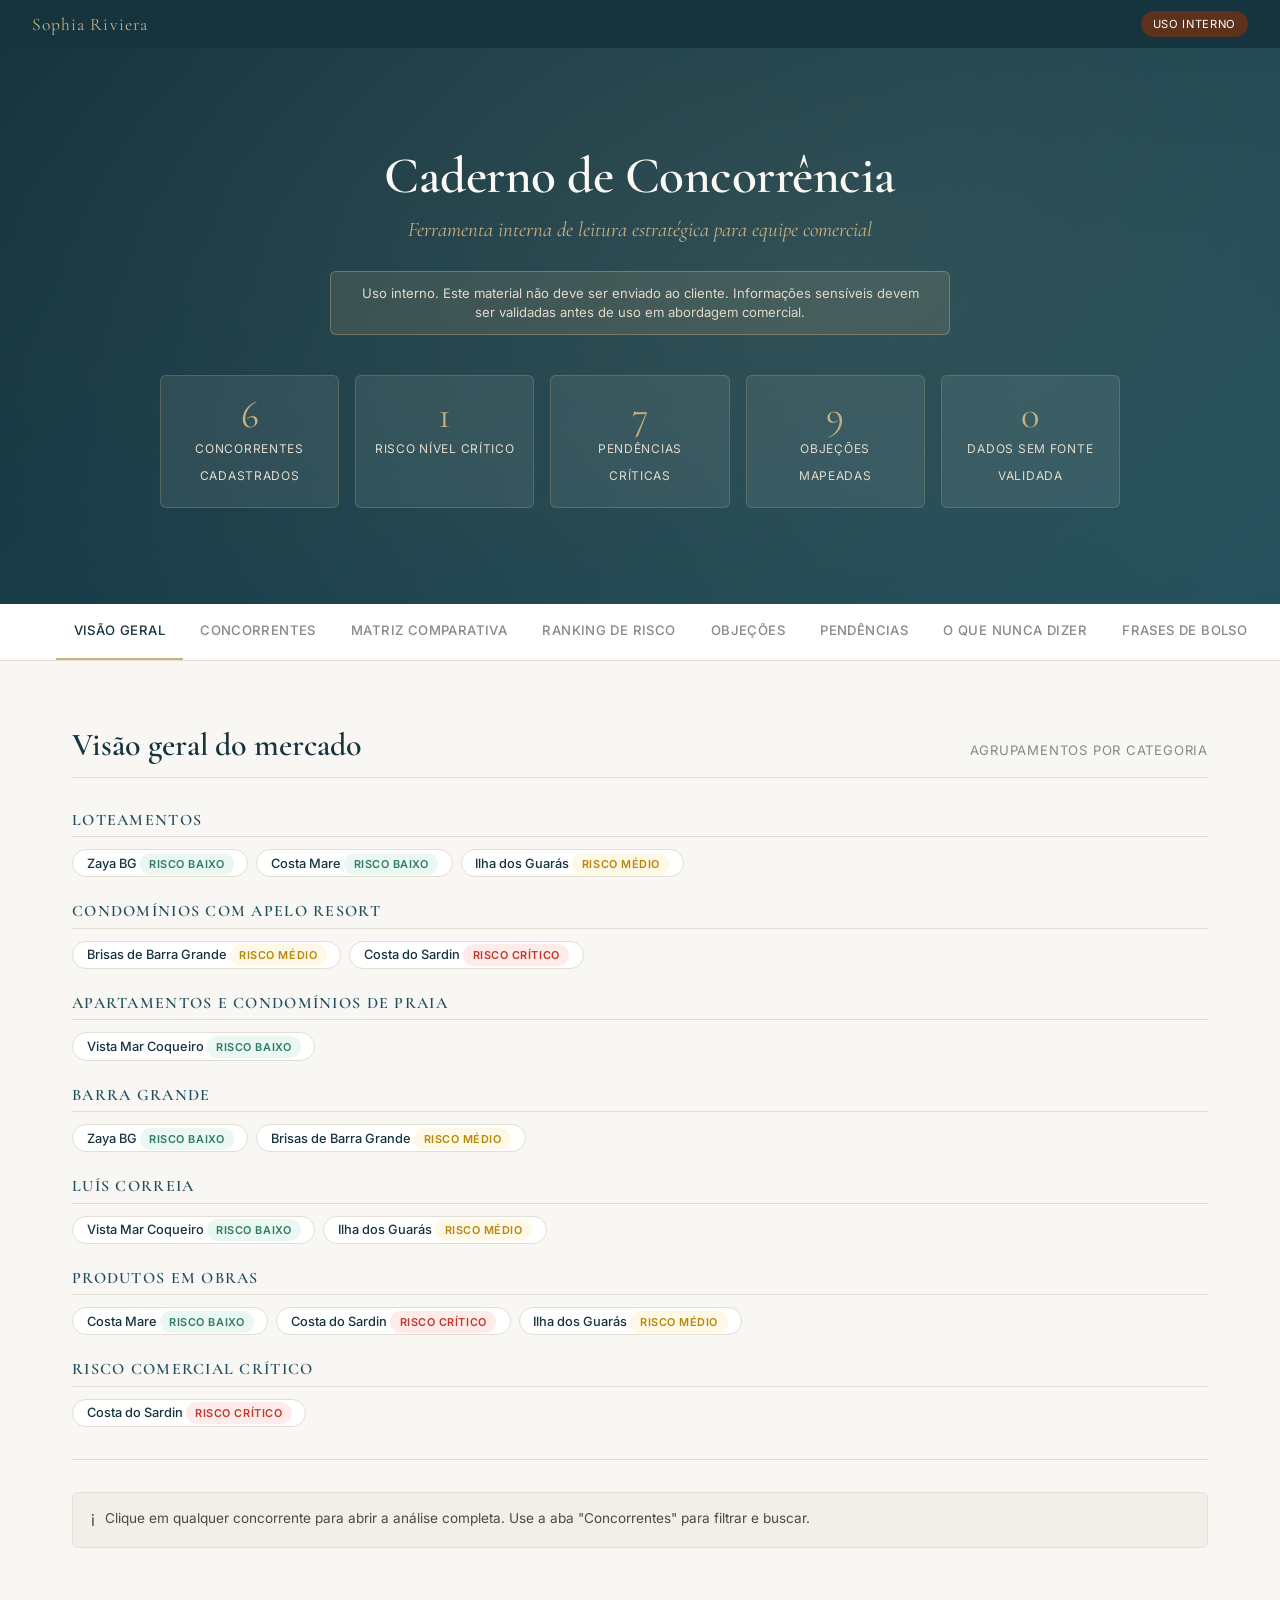
<file: caderno-concorrencia-sophia/index.html>
<!DOCTYPE html>
<html lang="pt-BR">
<head>
  <meta charset="UTF-8">
  <meta name="viewport" content="width=device-width, initial-scale=1.0">
  <title>Caderno de Concorrência — Sophia Riviera</title>
  <meta name="robots" content="noindex, nofollow">
  <link rel="preconnect" href="https://fonts.googleapis.com">
  <link rel="preconnect" href="https://fonts.gstatic.com" crossorigin>
  <link href="https://fonts.googleapis.com/css2?family=Cormorant+Garamond:ital,wght@0,400;0,600;1,400&family=Inter:wght@400;500;600&display=swap" rel="stylesheet">
  <link rel="stylesheet" href="styles.css">
</head>
<body>

<!-- TOPBAR -->
<div class="topbar">
  <span class="topbar-logo">Sophia Riviera</span>
  <span class="topbar-badge">Uso interno</span>
</div>

<!-- HERO / CAPA -->
<section class="hero">
  <h1>Caderno de Concorrência</h1>
  <div class="subtitulo">Ferramenta interna de leitura estratégica para equipe comercial</div>
  <div class="aviso-interno">
    Uso interno. Este material não deve ser enviado ao cliente. Informações sensíveis devem ser validadas antes de uso em abordagem comercial.
  </div>
  <div class="stats-grid" id="stats-dinamicos">
    <!-- preenchido pelo JS -->
    <div class="stat-card"><span class="stat-numero">6</span><span class="stat-label">Concorrentes</span></div>
    <div class="stat-card"><span class="stat-numero">9</span><span class="stat-label">Objeções mapeadas</span></div>
    <div class="stat-card"><span class="stat-numero">20</span><span class="stat-label">Pendências</span></div>
    <div class="stat-card"><span class="stat-numero">14</span><span class="stat-label">Frases de bolso</span></div>
    <div class="stat-card"><span class="stat-numero">14</span><span class="stat-label">Frases proibidas</span></div>
  </div>
</section>

<!-- NAVEGAÇÃO -->
<nav class="nav-container">
  <ul class="nav">
    <li><a href="#" data-secao="visao-geral" class="ativo">Visão geral</a></li>
    <li><a href="#" data-secao="concorrentes">Concorrentes</a></li>
    <li><a href="#" data-secao="matriz">Matriz comparativa</a></li>
    <li><a href="#" data-secao="ranking">Ranking de risco</a></li>
    <li><a href="#" data-secao="objecoes">Objeções</a></li>
    <li><a href="#" data-secao="pendencias">Pendências</a></li>
    <li><a href="#" data-secao="nunca-dizer">O que nunca dizer</a></li>
    <li><a href="#" data-secao="frases">Frases de bolso</a></li>
    <li><a href="#" data-secao="guia">Guia de uso</a></li>
    <li><a href="#" onclick="window.print();return false;" style="color:var(--cinza-suave)">Imprimir</a></li>
  </ul>
</nav>

<!-- LOADING -->
<div class="container" id="loading" style="padding:3rem 2rem;text-align:center;color:var(--cinza-suave)">
  Carregando dados...
</div>

<!-- CONTEÚDO PRINCIPAL -->
<div id="app-content" style="display:none">

  <!-- ══ VISÃO GERAL ══ -->
  <section class="secao ativa" id="visao-geral">
    <div class="container">
      <div class="secao-titulo">
        <h2>Visão geral do mercado</h2>
        <span class="secao-subtitulo">Agrupamentos por categoria</span>
      </div>
      <div id="visao-geral-content"></div>
    </div>
  </section>

  <!-- ══ CONCORRENTES ══ -->
  <section class="secao" id="concorrentes">
    <div class="container">
      <div class="secao-titulo">
        <h2>Concorrentes</h2>
        <span class="secao-subtitulo">Todos os empreendimentos monitorados</span>
      </div>

      <div class="toolbar">
        <div class="search-box">
          <span class="search-icon">&#128269;</span>
          <input type="text" id="busca-concorrentes" placeholder="Buscar por nome ou cidade...">
        </div>
        <select class="filtro" id="filtro-tipo">
          <option value="">Todos os tipos</option>
        </select>
        <select class="filtro" id="filtro-cidade">
          <option value="">Todas as cidades</option>
        </select>
        <select class="filtro" id="filtro-risco">
          <option value="">Todos os riscos</option>
          <option value="1">Risco crítico</option>
          <option value="2">Risco médio</option>
          <option value="3">Risco baixo</option>
        </select>
        <label style="display:flex;align-items:center;gap:.5rem;font-size:.82rem;color:var(--cinza-suave);white-space:nowrap">
          <input type="checkbox" id="toggle-nivel1"> Apenas risco crítico
        </label>
      </div>

      <div class="cards-grid" id="cards-concorrentes"></div>
    </div>
  </section>

  <!-- ══ MATRIZ ══ -->
  <section class="secao" id="matriz">
    <div class="container">
      <div class="secao-titulo">
        <h2>Matriz comparativa</h2>
        <span class="secao-subtitulo">Visão lado a lado com filtros</span>
      </div>

      <div class="toolbar">
        <div class="search-box">
          <span class="search-icon">&#128269;</span>
          <input type="text" id="busca-matriz" placeholder="Buscar concorrente...">
        </div>
        <select class="filtro" id="mfiltro-tipo">
          <option value="">Todos os tipos</option>
        </select>
        <select class="filtro" id="mfiltro-risco">
          <option value="">Todos os riscos</option>
          <option value="1">Risco crítico</option>
          <option value="2">Risco médio</option>
          <option value="3">Risco baixo</option>
        </select>
        <select class="filtro" id="mfiltro-status">
          <option value="">Todos os status</option>
          <option value="obra">Em obras</option>
          <option value="entregue">Entregue</option>
          <option value="informação">Sem informação</option>
        </select>
      </div>

      <div id="tabela-comparativa"></div>
    </div>
  </section>

  <!-- ══ RANKING ══ -->
  <section class="secao" id="ranking">
    <div class="container">
      <div class="secao-titulo">
        <h2>Ranking de risco comercial</h2>
        <span class="secao-subtitulo">Classificação por nível de impacto no atendimento</span>
      </div>
      <div class="alerta alerta-info" style="margin-bottom:1.5rem">
        <span class="alerta-icone">i</span>
        O nível de risco indica a probabilidade de o concorrente gerar objeção ativa durante o atendimento. Clicar em cada card abre a análise completa.
      </div>
      <div id="ranking-content"></div>
    </div>
  </section>

  <!-- ══ OBJEÇÕES ══ -->
  <section class="secao" id="objecoes">
    <div class="container">
      <div class="secao-titulo">
        <h2>Objeções mapeadas</h2>
        <span class="secao-subtitulo">Respostas consultivas por objeção</span>
      </div>

      <div class="alerta alerta-atencao" style="margin-bottom:1.5rem">
        <span class="alerta-icone">!</span>
        Use as respostas como referência consultiva. Adapte o tom ao contexto do cliente. Nunca use linguagem de ataque a concorrentes.
      </div>

      <div class="toolbar">
        <div class="search-box">
          <span class="search-icon">&#128269;</span>
          <input type="text" id="busca-objecoes" placeholder="Buscar objeção...">
        </div>
      </div>

      <div id="objecoes-lista"></div>

      <div class="divider"></div>
      <div class="alerta alerta-info">
        <span class="alerta-icone">i</span>
        Objeções adicionais identificadas em campo, mas ainda sem resposta estruturada: "Esse fica mais perto da praia.", "Esse tem mais quartos.", "Esse tem preço menor por metro quadrado.", "Esse parece ter menos risco.", "Esse tem uma região mais conhecida.", "Esse é financiamento tradicional." Incluir na próxima revisão da planilha.
      </div>
    </div>
  </section>

  <!-- ══ PENDÊNCIAS ══ -->
  <section class="secao" id="pendencias">
    <div class="container">
      <div class="secao-titulo">
        <h2>Pendências de validação</h2>
        <span class="secao-subtitulo">Dados que ainda precisam de confirmação</span>
      </div>

      <div class="alerta alerta-critico" style="margin-bottom:1.5rem">
        <span class="alerta-icone">!</span>
        Não utilize informações pendentes em atendimento comercial sem validação prévia. Dado sem fonte é percepção, não fato.
      </div>

      <div class="toolbar">
        <div class="search-box">
          <span class="search-icon">&#128269;</span>
          <input type="text" id="busca-pend" placeholder="Buscar por empreendimento ou campo...">
        </div>
        <select class="filtro" id="filtro-prio">
          <option value="">Todas as prioridades</option>
          <option value="Alta">Alta</option>
          <option value="Média">Média</option>
          <option value="Baixa">Baixa</option>
        </select>
        <select class="filtro" id="filtro-pend-status">
          <option value="">Todos os status</option>
          <option value="aberta">Em aberto</option>
          <option value="encerrada">Encerrada</option>
        </select>
      </div>

      <div style="overflow-x:auto">
        <table class="pendencia-tabela">
          <thead>
            <tr>
              <th>Empreendimento</th>
              <th>Campo pendente</th>
              <th>Informação necessária</th>
              <th>Prioridade</th>
              <th>Fonte recomendada</th>
              <th>Responsável</th>
              <th>Status</th>
              <th>Observação</th>
            </tr>
          </thead>
          <tbody id="pendencias-tbody"></tbody>
        </table>
      </div>
    </div>
  </section>

  <!-- ══ NUNCA DIZER ══ -->
  <section class="secao" id="nunca-dizer">
    <div class="container">
      <div class="secao-titulo">
        <h2>O que nunca dizer</h2>
        <span class="secao-subtitulo">Frases proibidas e substituições consultivas</span>
      </div>

      <div class="alerta alerta-critico" style="margin-bottom:1.5rem">
        <span class="alerta-icone">!</span>
        As frases abaixo destroem a postura consultiva e podem expor o consultor ou o Sophia Riviera a riscos comerciais e jurídicos. Estude o que dizer no lugar.
      </div>

      <div id="nunca-dizer-lista"></div>
    </div>
  </section>

  <!-- ══ FRASES DE BOLSO ══ -->
  <section class="secao" id="frases">
    <div class="container">
      <div class="secao-titulo">
        <h2>Frases de bolso</h2>
        <span class="secao-subtitulo">Para consulta rápida no atendimento</span>
      </div>

      <div class="alerta alerta-info" style="margin-bottom:1.5rem">
        <span class="alerta-icone">i</span>
        Use como referência de linguagem consultiva. Adapte ao contexto de cada cliente. Clique em "Copiar frase" para usar no WhatsApp ou e-mail.
      </div>

      <div id="frases-lista"></div>
    </div>
  </section>

  <!-- ══ GUIA DE USO ══ -->
  <section class="secao" id="guia">
    <div class="container">
      <div class="secao-titulo">
        <h2>Guia de uso</h2>
        <span class="secao-subtitulo">Como manter e consultar o caderno</span>
      </div>

      <div class="guia-grid">

        <div class="guia-card">
          <div class="guia-numero">01</div>
          <h3>Como consultar</h3>
          <p>Use o menu superior para navegar entre as seções. Em "Concorrentes", filtre por tipo, cidade ou risco. Clique em "Ver análise" para abrir o detalhamento completo de cada empreendimento.</p>
        </div>

        <div class="guia-card">
          <div class="guia-numero">02</div>
          <h3>Como atualizar os dados</h3>
          <p>Abra a planilha "Cadastrode Resumo Concorrentes Sophia" no Google Drive. Edite a aba correspondente. Em seguida, execute o script de exportação para gerar os arquivos JSON atualizados na pasta <code>data/</code>.</p>
        </div>

        <div class="guia-card">
          <div class="guia-numero">03</div>
          <h3>Como adicionar concorrente</h3>
          <p>Inclua uma nova linha na aba "Cadastro_Resumo" da planilha, preenchendo todos os campos obrigatórios. Reexporte os JSONs. O caderno carregará o novo concorrente automaticamente.</p>
        </div>

        <div class="guia-card">
          <div class="guia-numero">04</div>
          <h3>Como exportar para PDF</h3>
          <p>Clique em "Imprimir" no menu ou use <strong>Ctrl+P</strong> (Windows) ou <strong>Cmd+P</strong> (Mac). No diálogo de impressão, selecione "Salvar como PDF". O layout é otimizado para impressão.</p>
        </div>

        <div class="guia-card">
          <div class="guia-numero">05</div>
          <h3>Como publicar nova versão</h3>
          <p>Substitua os arquivos JSON na pasta <code>data/</code> pelos novos exportados. Se hospedado em GitHub Pages ou Netlify, faça o commit ou arraste os arquivos novos. O site atualiza automaticamente.</p>
        </div>

        <div class="guia-card">
          <div class="guia-numero">06</div>
          <h3>Como rodar localmente</h3>
          <p>Abra o terminal na pasta do projeto e execute <code>npx serve .</code> ou <code>python -m http.server 8080</code>. Acesse <code>http://localhost:8080</code> no navegador. Não abra o index.html diretamente pelo clique duplo.</p>
        </div>

        <div class="guia-card">
          <div class="guia-numero">07</div>
          <h3>O que validar antes do atendimento</h3>
          <p>Verifique o campo "Prioridade de validação" de cada concorrente. Dados marcados como "A validar" ou "Pendente" não devem ser usados em conversa com cliente sem confirmação de fonte direta.</p>
        </div>

        <div class="guia-card">
          <div class="guia-numero">08</div>
          <h3>Como atualizar objeções</h3>
          <p>Edite a aba "Objeções_CRM" na planilha. Inclua a objeção, a leitura real, o risco, a resposta estratégica e a pergunta de avanço. Reexporte o arquivo <code>data/objecoes.json</code>.</p>
        </div>

      </div>

      <div class="divider"></div>

      <div style="background:var(--branco);border:1px solid var(--areia-clara);border-radius:var(--raio);padding:1.5rem;margin-top:1rem">
        <h3 style="margin-bottom:1rem">Sobre o Sophia Riviera</h3>
        <div style="display:grid;grid-template-columns:repeat(auto-fill,minmax(220px,1fr));gap:.75rem;font-size:.85rem">
          <div><span style="color:var(--cinza-suave);font-size:.72rem;text-transform:uppercase;letter-spacing:.05em;display:block;margin-bottom:.15rem">Produto</span>Condomínio resort residencial</div>
          <div><span style="color:var(--cinza-suave);font-size:.72rem;text-transform:uppercase;letter-spacing:.05em;display:block;margin-bottom:.15rem">Localização</span>Praia das Tartarugas, Luís Correia, PI</div>
          <div><span style="color:var(--cinza-suave);font-size:.72rem;text-transform:uppercase;letter-spacing:.05em;display:block;margin-bottom:.15rem">Entrega prevista</span>Primeiro semestre de 2028</div>
          <div><span style="color:var(--cinza-suave);font-size:.72rem;text-transform:uppercase;letter-spacing:.05em;display:block;margin-bottom:.15rem">Total de unidades</span>126 unidades</div>
          <div><span style="color:var(--cinza-suave);font-size:.72rem;text-transform:uppercase;letter-spacing:.05em;display:block;margin-bottom:.15rem">Grupo</span>Grupo Arrey</div>
          <div><span style="color:var(--cinza-suave);font-size:.72rem;text-transform:uppercase;letter-spacing:.05em;display:block;margin-bottom:.15rem">Tipologias</span>Studio, Studio Hub 1 e 2, Studio Garden, Garden, Garden Premium, Duplex, Duplex Premium</div>
          <div><span style="color:var(--cinza-suave);font-size:.72rem;text-transform:uppercase;letter-spacing:.05em;display:block;margin-bottom:.15rem">Mobília</span>Unidade privativa mobiliada pelo cliente. Áreas comuns entregues mobiliadas.</div>
          <div><span style="color:var(--cinza-suave);font-size:.72rem;text-transform:uppercase;letter-spacing:.05em;display:block;margin-bottom:.15rem">Locação</span>Possibilidade de locação de temporada como camada adicional, nunca como promessa.</div>
          <div><span style="color:var(--cinza-suave);font-size:.72rem;text-transform:uppercase;letter-spacing:.05em;display:block;margin-bottom:.15rem">Clube Sophia</span>Benefícios nos hotéis do grupo durante o período de obras, conforme regras vigentes.</div>
        </div>
      </div>

    </div>
  </section>

</div><!-- fim #app-content -->

<!-- MODAL -->
<div class="modal-overlay" id="modal-overlay">
  <div class="modal" id="modal-conteudo"></div>
</div>

<script src="script.js"></script>
</body>
</html>
</file>
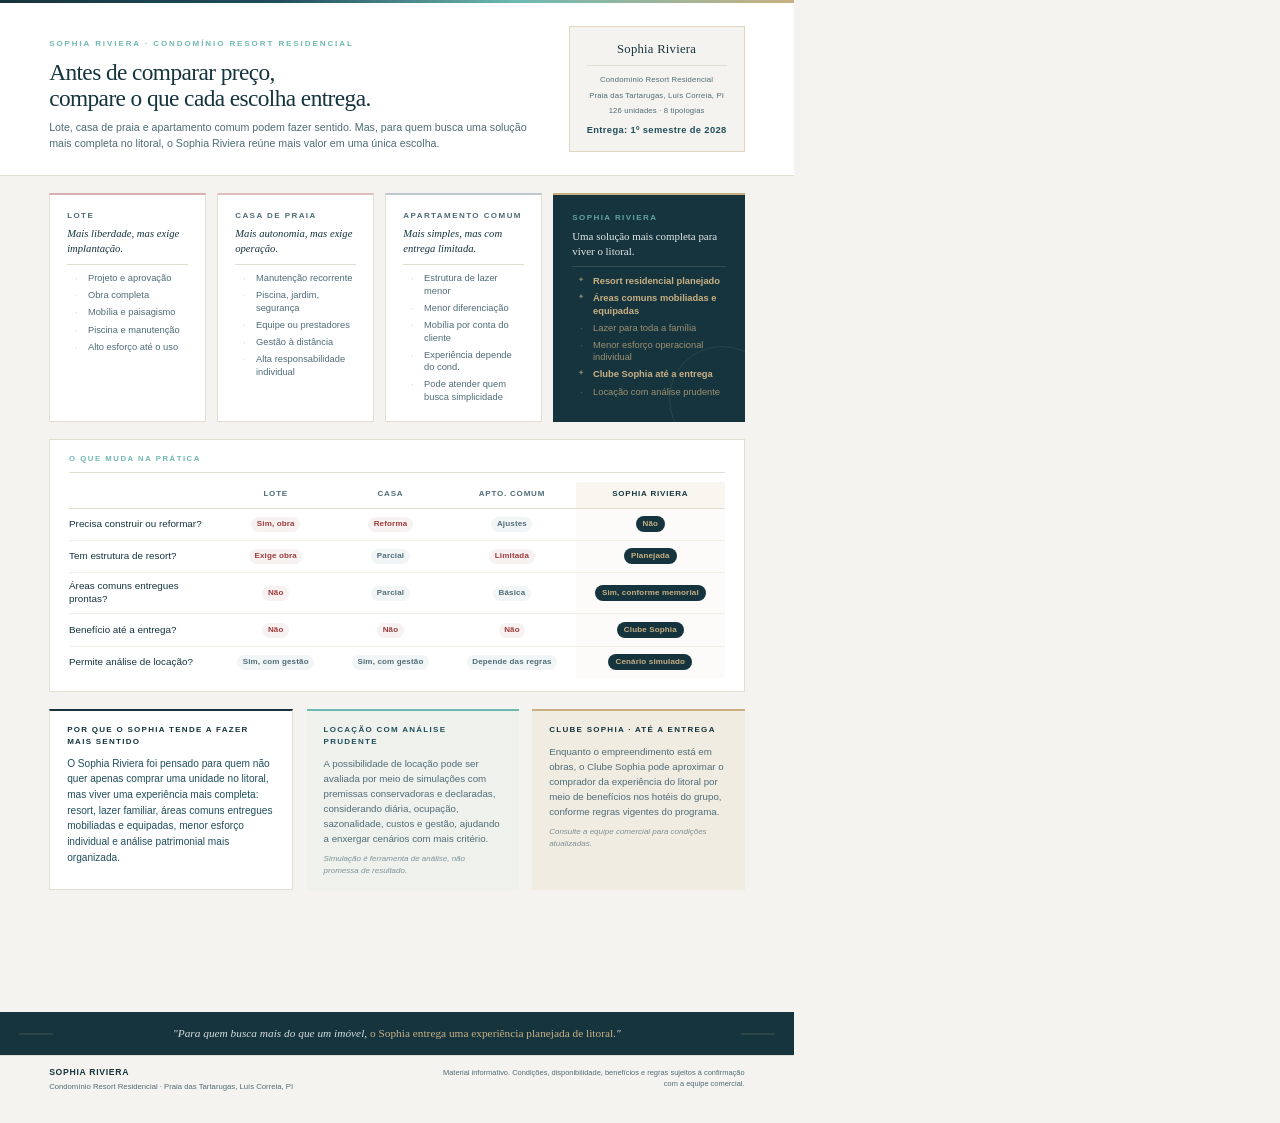
<file: comparativo-cliente.html>
<!DOCTYPE html>
<html lang="pt-BR">
<head>
<meta charset="UTF-8">
<meta name="viewport" content="width=device-width, initial-scale=1.0">
<title>Sophia Riviera · Compare a Entrega</title>
<style>

/* ═══════════════════════════════════════════
   RESET & ROOT
═══════════════════════════════════════════ */
@page { size: A4 portrait; margin: 0; }
*, *::before, *::after { box-sizing: border-box; margin: 0; padding: 0; }

:root {
  --navy:   #16343E;
  --teal:   #204E5C;
  --lteal:  #6FB9B2;
  --gold:   #C8B083;
  --goldlt: rgba(200,176,131,.12);
  --cream:  #E3DED2;
  --bg:     #F5F3EF;
  --white:  #FFFFFF;
  --muted:  #4e6c78;
  --red:    #9e3a3a;
  --redlt:  rgba(158,58,58,.07);
}

html, body {
  width: 210mm;
  -webkit-print-color-adjust: exact;
  print-color-adjust: exact;
  color-adjust: exact;
  font-family: -apple-system, BlinkMacSystemFont, 'Helvetica Neue', Helvetica, Arial, sans-serif;
  font-size: 7.8pt;
  line-height: 1.5;
  color: var(--navy);
  background: var(--bg);
}

/* ═══════════════════════════════════════════
   PAGE SHELL
═══════════════════════════════════════════ */
.page {
  width: 210mm;
  height: 297mm;
  padding: 0 0 8mm;
  display: flex;
  flex-direction: column;
  background: var(--bg);
  overflow: hidden;
  position: relative;
}

/* gradient top bar */
.topbar {
  height: 3px;
  background: linear-gradient(to right, var(--navy) 0%, var(--teal) 35%, var(--lteal) 65%, var(--gold) 100%);
  flex-shrink: 0;
}

/* ═══════════════════════════════════════════
   HEADER
═══════════════════════════════════════════ */
.header {
  padding: 6mm 13mm 6mm;
  display: grid;
  grid-template-columns: 1fr auto;
  gap: 6mm;
  align-items: end;
  border-bottom: 1px solid var(--cream);
  background: var(--white);
  flex-shrink: 0;
}

.brand-tag {
  display: block;
  font-size: 6pt;
  font-weight: 700;
  letter-spacing: .24em;
  text-transform: uppercase;
  color: var(--lteal);
  margin-bottom: 2.5mm;
}

.headline {
  font-family: Georgia, 'Times New Roman', serif;
  font-size: 17.5pt;
  color: var(--navy);
  line-height: 1.12;
  letter-spacing: -.025em;
  font-weight: 400;
  margin-bottom: 2mm;
}

.sub {
  font-size: 8pt;
  color: var(--muted);
  line-height: 1.55;
  max-width: 135mm;
}

/* badge */
.badge {
  flex-shrink: 0;
  border: 1.5px solid rgba(200,176,131,.45);
  padding: 3.5mm 4.5mm;
  background: var(--bg);
  text-align: center;
  min-width: 37mm;
}

.badge-name {
  display: block;
  font-family: Georgia, serif;
  font-size: 9.5pt;
  color: var(--navy);
  letter-spacing: .02em;
  border-bottom: 1px solid var(--cream);
  padding-bottom: 1.5mm;
  margin-bottom: 1.5mm;
}

.badge-info {
  font-size: 5.8pt;
  color: var(--muted);
  line-height: 1.7;
  letter-spacing: .02em;
}

.badge-entrega {
  display: block;
  font-size: 7pt;
  font-weight: 700;
  color: var(--teal);
  margin-top: 1.5mm;
  letter-spacing: .04em;
}

/* ═══════════════════════════════════════════
   CONTENT AREA
═══════════════════════════════════════════ */
.content {
  flex: 1;
  padding: 0 13mm;
  display: flex;
  flex-direction: column;
  gap: 4.5mm;
  padding-top: 4.5mm;
}

/* ═══════════════════════════════════════════
   CARDS
═══════════════════════════════════════════ */
.cards {
  display: grid;
  grid-template-columns: 1fr 1fr 1fr 1.22fr;
  gap: 3mm;
}

/* --- base card --- */
.card {
  border-top: 2.5px solid var(--cream);
  padding: 4mm 4.5mm 4.5mm;
  display: flex;
  flex-direction: column;
  gap: 1.5mm;
  background: var(--white);
  border: 1px solid var(--cream);
  border-top-width: 2.5px;
}

.card-lote { border-top-color: rgba(158,58,58,.4); }
.card-casa { border-top-color: rgba(158,58,58,.32); }
.card-apto { border-top-color: rgba(78,108,120,.38); }

.card-label {
  font-size: 6pt;
  font-weight: 700;
  letter-spacing: .18em;
  text-transform: uppercase;
  color: var(--muted);
}

.card-tagline {
  font-family: Georgia, serif;
  font-size: 8pt;
  color: var(--navy);
  line-height: 1.35;
  font-style: italic;
  padding-bottom: 2mm;
  border-bottom: 1px solid var(--cream);
  margin-bottom: .5mm;
}

.card-list {
  list-style: none;
  display: flex;
  flex-direction: column;
  gap: 1.2mm;
}

.card-list li {
  font-size: 7pt;
  color: var(--muted);
  padding-left: 5.5mm;
  position: relative;
  line-height: 1.35;
}

.card-list li::before {
  content: '·';
  position: absolute;
  left: 2mm;
  color: var(--cream);
  font-size: 9pt;
  line-height: .85;
  top: 1px;
}

/* --- Sophia card --- */
.card-sophia {
  background: var(--navy);
  border: none;
  border-top: 2.5px solid var(--gold);
  padding: 4.5mm 5mm;
  position: relative;
  overflow: hidden;
}

/* subtle geometric accent */
.card-sophia::after {
  content: '';
  position: absolute;
  bottom: -8mm;
  right: -8mm;
  width: 28mm;
  height: 28mm;
  border-radius: 50%;
  border: 1.5px solid rgba(200,176,131,.12);
  pointer-events: none;
}

.card-sophia .card-label {
  color: rgba(111,185,178,.85);
}

.card-sophia .card-tagline {
  color: rgba(255,255,255,.88);
  font-size: 8.2pt;
  font-style: normal;
  border-bottom-color: rgba(200,176,131,.18);
}

.card-sophia .card-list li {
  color: rgba(200,176,131,.75);
  font-size: 7pt;
}

.card-sophia .card-list li::before {
  color: rgba(200,176,131,.3);
}

.card-sophia .card-list li.hi {
  color: var(--gold);
  font-weight: 600;
}

.card-sophia .card-list li.hi::before {
  content: '✦';
  font-size: 5.5pt;
  top: 2px;
  left: 1.5mm;
  color: rgba(200,176,131,.6);
}

/* ═══════════════════════════════════════════
   RÉGUA VISUAL
═══════════════════════════════════════════ */
.regua {
  background: var(--white);
  border: 1px solid var(--cream);
  padding: 3.5mm 5mm;
}

.regua-title {
  font-size: 5.8pt;
  font-weight: 700;
  letter-spacing: .2em;
  text-transform: uppercase;
  color: var(--lteal);
  margin-bottom: 2.5mm;
  padding-bottom: 2mm;
  border-bottom: 1px solid var(--cream);
}

.regua-grid {
  display: grid;
  grid-template-columns: 1fr auto auto auto auto;
  gap: 0;
  align-items: stretch;
}

/* header row */
.rg-head {
  font-size: 6pt;
  font-weight: 700;
  letter-spacing: .1em;
  text-transform: uppercase;
  padding: 1.5mm 5mm 2mm;
  text-align: center;
  color: var(--muted);
  border-bottom: 1px solid var(--cream);
}

.rg-head-crit {
  padding-left: 0;
  text-align: left;
  color: transparent;
}

.rg-head-sophia {
  color: var(--navy);
  background: var(--goldlt);
  font-weight: 700;
  border-radius: 2px 2px 0 0;
}

/* data rows */
.rg-row-crit {
  font-size: 7.4pt;
  font-weight: 500;
  color: var(--navy);
  padding: 2mm 0;
  border-bottom: 1px solid rgba(227,222,210,.5);
  display: flex;
  align-items: center;
  line-height: 1.3;
}

.rg-row-crit:last-of-type { border-bottom: none; }

.rg-cell {
  padding: 2mm 5mm;
  text-align: center;
  border-bottom: 1px solid rgba(227,222,210,.5);
  display: flex;
  align-items: center;
  justify-content: center;
}

.rg-cell-sophia {
  background: rgba(200,176,131,.05);
  border-bottom: 1px solid rgba(200,176,131,.15);
}

/* pills */
.p {
  display: inline-flex;
  align-items: center;
  gap: 2px;
  padding: 1.5px 5.5px;
  border-radius: 20px;
  font-size: 6pt;
  font-weight: 700;
  letter-spacing: .02em;
  white-space: nowrap;
}

.p-no  { background: var(--redlt); color: var(--red); }
.p-mid { background: rgba(78,108,120,.07); color: var(--muted); }
.p-yes { background: rgba(200,176,131,.15); color: var(--teal); }
.p-sop { background: var(--navy); color: var(--gold); padding: 2px 7px; }

/* ═══════════════════════════════════════════
   BOTTOM TRIO
═══════════════════════════════════════════ */
.trio {
  display: grid;
  grid-template-columns: 1.15fr 1fr 1fr;
  gap: 3.5mm;
}

.tblock {
  padding: 3.5mm 4.5mm;
  border-top: 2px solid;
}

.tb-title {
  font-size: 6pt;
  font-weight: 700;
  letter-spacing: .16em;
  text-transform: uppercase;
  margin-bottom: 2mm;
}

.tb-text {
  font-size: 7.3pt;
  line-height: 1.55;
  color: var(--muted);
}

.tb-note {
  margin-top: 1.8mm;
  font-size: 6pt;
  color: var(--muted);
  opacity: .7;
  font-style: italic;
}

.t-why {
  background: var(--white);
  border: 1px solid var(--cream);
  border-top: 2px solid var(--navy);
}
.t-why .tb-title { color: var(--navy); }
.t-why .tb-text  { color: var(--teal); font-size: 7.6pt; }

.t-loc { background: rgba(111,185,178,.05); border-top-color: var(--lteal); }
.t-loc .tb-title { color: var(--teal); }

.t-clube { background: var(--goldlt); border-top-color: var(--gold); }
.t-clube .tb-title { color: var(--navy); }

/* ═══════════════════════════════════════════
   DECISION BAND
═══════════════════════════════════════════ */
.decision {
  background: var(--navy);
  padding: 3.5mm 16mm;
  text-align: center;
  position: relative;
  flex-shrink: 0;
}

.decision::before,
.decision::after {
  content: '';
  position: absolute;
  top: 50%;
  width: 9mm;
  height: 1px;
  background: rgba(200,176,131,.25);
  transform: translateY(-50%);
}
.decision::before { left: 5mm; }
.decision::after  { right: 5mm; }

.decision-text {
  font-family: Georgia, serif;
  font-size: 8.5pt;
  color: rgba(255,255,255,.82);
  line-height: 1.5;
  font-style: italic;
}

.decision-text strong {
  color: var(--gold);
  font-style: normal;
  font-weight: 400;
}

/* ═══════════════════════════════════════════
   FOOTER
═══════════════════════════════════════════ */
.footer {
  padding: 2.5mm 13mm 0;
  border-top: 1px solid var(--cream);
  display: flex;
  justify-content: space-between;
  align-items: center;
  flex-shrink: 0;
  margin-top: auto;
}

.footer-brand {
  font-size: 6.5pt;
  font-weight: 700;
  color: var(--navy);
  letter-spacing: .08em;
  text-transform: uppercase;
}

.footer-loc {
  font-size: 5.8pt;
  color: var(--muted);
  margin-top: .5mm;
}

.footer-note {
  font-size: 5.6pt;
  color: var(--muted);
  text-align: right;
  max-width: 80mm;
  line-height: 1.45;
}

/* ═══════════════════════════════════════════
   PRINT
═══════════════════════════════════════════ */
@media print {
  html, body { width: 210mm; height: 297mm; }
  .page { page-break-inside: avoid; }
}

/* ═══════════════════════════════════════════
   SCREEN (mobile / browser viewing)
═══════════════════════════════════════════ */
@media screen and (max-width: 800px) {
  html, body { width: 100%; font-size: 9pt; }
  .page { width: 100%; height: auto; padding-bottom: 12mm; }
  .header { padding: 5mm 5mm 5mm; grid-template-columns: 1fr; gap: 4mm; }
  .content { padding: 4mm 5mm; gap: 5mm; }
  .cards { grid-template-columns: 1fr 1fr; gap: 3mm; }
  .card-sophia { grid-column: 1 / -1; }
  .regua-grid  { grid-template-columns: 1fr; }
  .rg-head, .rg-cell { display: none; }
  .rg-head-crit { display: none; }
  .trio { grid-template-columns: 1fr; gap: 3mm; }
  .footer { flex-direction: column; gap: 2mm; text-align: center; padding: 3mm 5mm; }
  .footer-note { text-align: center; max-width: 100%; }
}

</style>
</head>
<body>
<div class="page">

  <!-- ── GRADIENT BAR ── -->
  <div class="topbar"></div>

  <!-- ══════════════════════════════════════
       HEADER
  ══════════════════════════════════════ -->
  <header class="header">
    <div>
      <span class="brand-tag">Sophia Riviera · Condomínio Resort Residencial</span>
      <h1 class="headline">Antes de comparar preço,<br>compare o que cada escolha entrega.</h1>
      <p class="sub">Lote, casa de praia e apartamento comum podem fazer sentido. Mas, para quem busca uma solução mais completa no litoral, o Sophia Riviera reúne mais valor em uma única escolha.</p>
    </div>
    <div class="badge">
      <span class="badge-name">Sophia Riviera</span>
      <span class="badge-info">Condomínio Resort Residencial<br>Praia das Tartarugas, Luís Correia, PI<br>126 unidades · 8 tipologias</span>
      <span class="badge-entrega">Entrega: 1º semestre de 2028</span>
    </div>
  </header>

  <div class="content">

    <!-- ══════════════════════════════════════
         4 CARDS COMPARATIVOS
    ══════════════════════════════════════ -->
    <div class="cards">

      <!-- LOTE -->
      <div class="card card-lote">
        <span class="card-label">Lote</span>
        <p class="card-tagline">Mais liberdade, mas exige implantação.</p>
        <ul class="card-list">
          <li>Projeto e aprovação</li>
          <li>Obra completa</li>
          <li>Mobília e paisagismo</li>
          <li>Piscina e manutenção</li>
          <li>Alto esforço até o uso</li>
        </ul>
      </div>

      <!-- CASA -->
      <div class="card card-casa">
        <span class="card-label">Casa de praia</span>
        <p class="card-tagline">Mais autonomia, mas exige operação.</p>
        <ul class="card-list">
          <li>Manutenção recorrente</li>
          <li>Piscina, jardim, segurança</li>
          <li>Equipe ou prestadores</li>
          <li>Gestão à distância</li>
          <li>Alta responsabilidade individual</li>
        </ul>
      </div>

      <!-- APARTAMENTO -->
      <div class="card card-apto">
        <span class="card-label">Apartamento comum</span>
        <p class="card-tagline">Mais simples, mas com entrega limitada.</p>
        <ul class="card-list">
          <li>Estrutura de lazer menor</li>
          <li>Menor diferenciação</li>
          <li>Mobília por conta do cliente</li>
          <li>Experiência depende do cond.</li>
          <li>Pode atender quem busca simplicidade</li>
        </ul>
      </div>

      <!-- SOPHIA ★ -->
      <div class="card card-sophia">
        <span class="card-label">Sophia Riviera</span>
        <p class="card-tagline">Uma solução mais completa para viver o litoral.</p>
        <ul class="card-list">
          <li class="hi">Resort residencial planejado</li>
          <li class="hi">Áreas comuns mobiliadas e equipadas</li>
          <li>Lazer para toda a família</li>
          <li>Menor esforço operacional individual</li>
          <li class="hi">Clube Sophia até a entrega</li>
          <li>Locação com análise prudente</li>
        </ul>
      </div>

    </div><!-- /cards -->

    <!-- ══════════════════════════════════════
         RÉGUA: O QUE MUDA NA PRÁTICA
    ══════════════════════════════════════ -->
    <div class="regua">
      <div class="regua-title">O que muda na prática</div>
      <div class="regua-grid">

        <!-- HEADER ROW -->
        <div class="rg-head rg-head-crit"></div>
        <div class="rg-head">Lote</div>
        <div class="rg-head">Casa</div>
        <div class="rg-head">Apto. comum</div>
        <div class="rg-head rg-head-sophia">Sophia Riviera</div>

        <!-- ROW 1 -->
        <div class="rg-row-crit">Precisa construir ou reformar?</div>
        <div class="rg-cell"><span class="p p-no">Sim, obra</span></div>
        <div class="rg-cell"><span class="p p-no">Reforma</span></div>
        <div class="rg-cell"><span class="p p-mid">Ajustes</span></div>
        <div class="rg-cell rg-cell-sophia"><span class="p p-sop">Não</span></div>

        <!-- ROW 2 -->
        <div class="rg-row-crit">Tem estrutura de resort?</div>
        <div class="rg-cell"><span class="p p-no">Exige obra</span></div>
        <div class="rg-cell"><span class="p p-mid">Parcial</span></div>
        <div class="rg-cell"><span class="p p-no">Limitada</span></div>
        <div class="rg-cell rg-cell-sophia"><span class="p p-sop">Planejada</span></div>

        <!-- ROW 3 -->
        <div class="rg-row-crit">Áreas comuns entregues prontas?</div>
        <div class="rg-cell"><span class="p p-no">Não</span></div>
        <div class="rg-cell"><span class="p p-mid">Parcial</span></div>
        <div class="rg-cell"><span class="p p-mid">Básica</span></div>
        <div class="rg-cell rg-cell-sophia"><span class="p p-sop">Sim, conforme memorial</span></div>

        <!-- ROW 4 -->
        <div class="rg-row-crit">Benefício até a entrega?</div>
        <div class="rg-cell"><span class="p p-no">Não</span></div>
        <div class="rg-cell"><span class="p p-no">Não</span></div>
        <div class="rg-cell"><span class="p p-no">Não</span></div>
        <div class="rg-cell rg-cell-sophia"><span class="p p-sop">Clube Sophia</span></div>

        <!-- ROW 5 -->
        <div class="rg-row-crit" style="border-bottom:none">Permite análise de locação?</div>
        <div class="rg-cell" style="border-bottom:none"><span class="p p-mid">Sim, com gestão</span></div>
        <div class="rg-cell" style="border-bottom:none"><span class="p p-mid">Sim, com gestão</span></div>
        <div class="rg-cell" style="border-bottom:none"><span class="p p-mid">Depende das regras</span></div>
        <div class="rg-cell rg-cell-sophia" style="border-bottom:none"><span class="p p-sop">Cenário simulado</span></div>

      </div><!-- /regua-grid -->
    </div><!-- /regua -->

    <!-- ══════════════════════════════════════
         TRIO DE BLOCOS
    ══════════════════════════════════════ -->
    <div class="trio">

      <div class="tblock t-why">
        <div class="tb-title">Por que o Sophia tende a fazer mais sentido</div>
        <div class="tb-text">O Sophia Riviera foi pensado para quem não quer apenas comprar uma unidade no litoral, mas viver uma experiência mais completa: resort, lazer familiar, áreas comuns entregues mobiliadas e equipadas, menor esforço individual e análise patrimonial mais organizada.</div>
      </div>

      <div class="tblock t-loc">
        <div class="tb-title">Locação com análise prudente</div>
        <div class="tb-text">A possibilidade de locação pode ser avaliada por meio de simulações com premissas conservadoras e declaradas, considerando diária, ocupação, sazonalidade, custos e gestão, ajudando a enxergar cenários com mais critério.</div>
        <div class="tb-note">Simulação é ferramenta de análise, não promessa de resultado.</div>
      </div>

      <div class="tblock t-clube">
        <div class="tb-title">Clube Sophia · até a entrega</div>
        <div class="tb-text">Enquanto o empreendimento está em obras, o Clube Sophia pode aproximar o comprador da experiência do litoral por meio de benefícios nos hotéis do grupo, conforme regras vigentes do programa.</div>
        <div class="tb-note">Consulte a equipe comercial para condições atualizadas.</div>
      </div>

    </div><!-- /trio -->

  </div><!-- /content -->

  <!-- ══════════════════════════════════════
       DECISION BAND
  ══════════════════════════════════════ -->
  <div class="decision">
    <p class="decision-text">"Para quem busca mais do que um imóvel, <strong>o Sophia entrega uma experiência planejada de litoral.</strong>"</p>
  </div>

  <!-- ══════════════════════════════════════
       FOOTER
  ══════════════════════════════════════ -->
  <footer class="footer">
    <div>
      <div class="footer-brand">Sophia Riviera</div>
      <div class="footer-loc">Condomínio Resort Residencial · Praia das Tartarugas, Luís Correia, PI</div>
    </div>
    <div class="footer-note">Material informativo. Condições, disponibilidade, benefícios e regras sujeitos à confirmação com a equipe comercial.</div>
  </footer>

</div><!-- /page -->
</body>
</html>
</file>
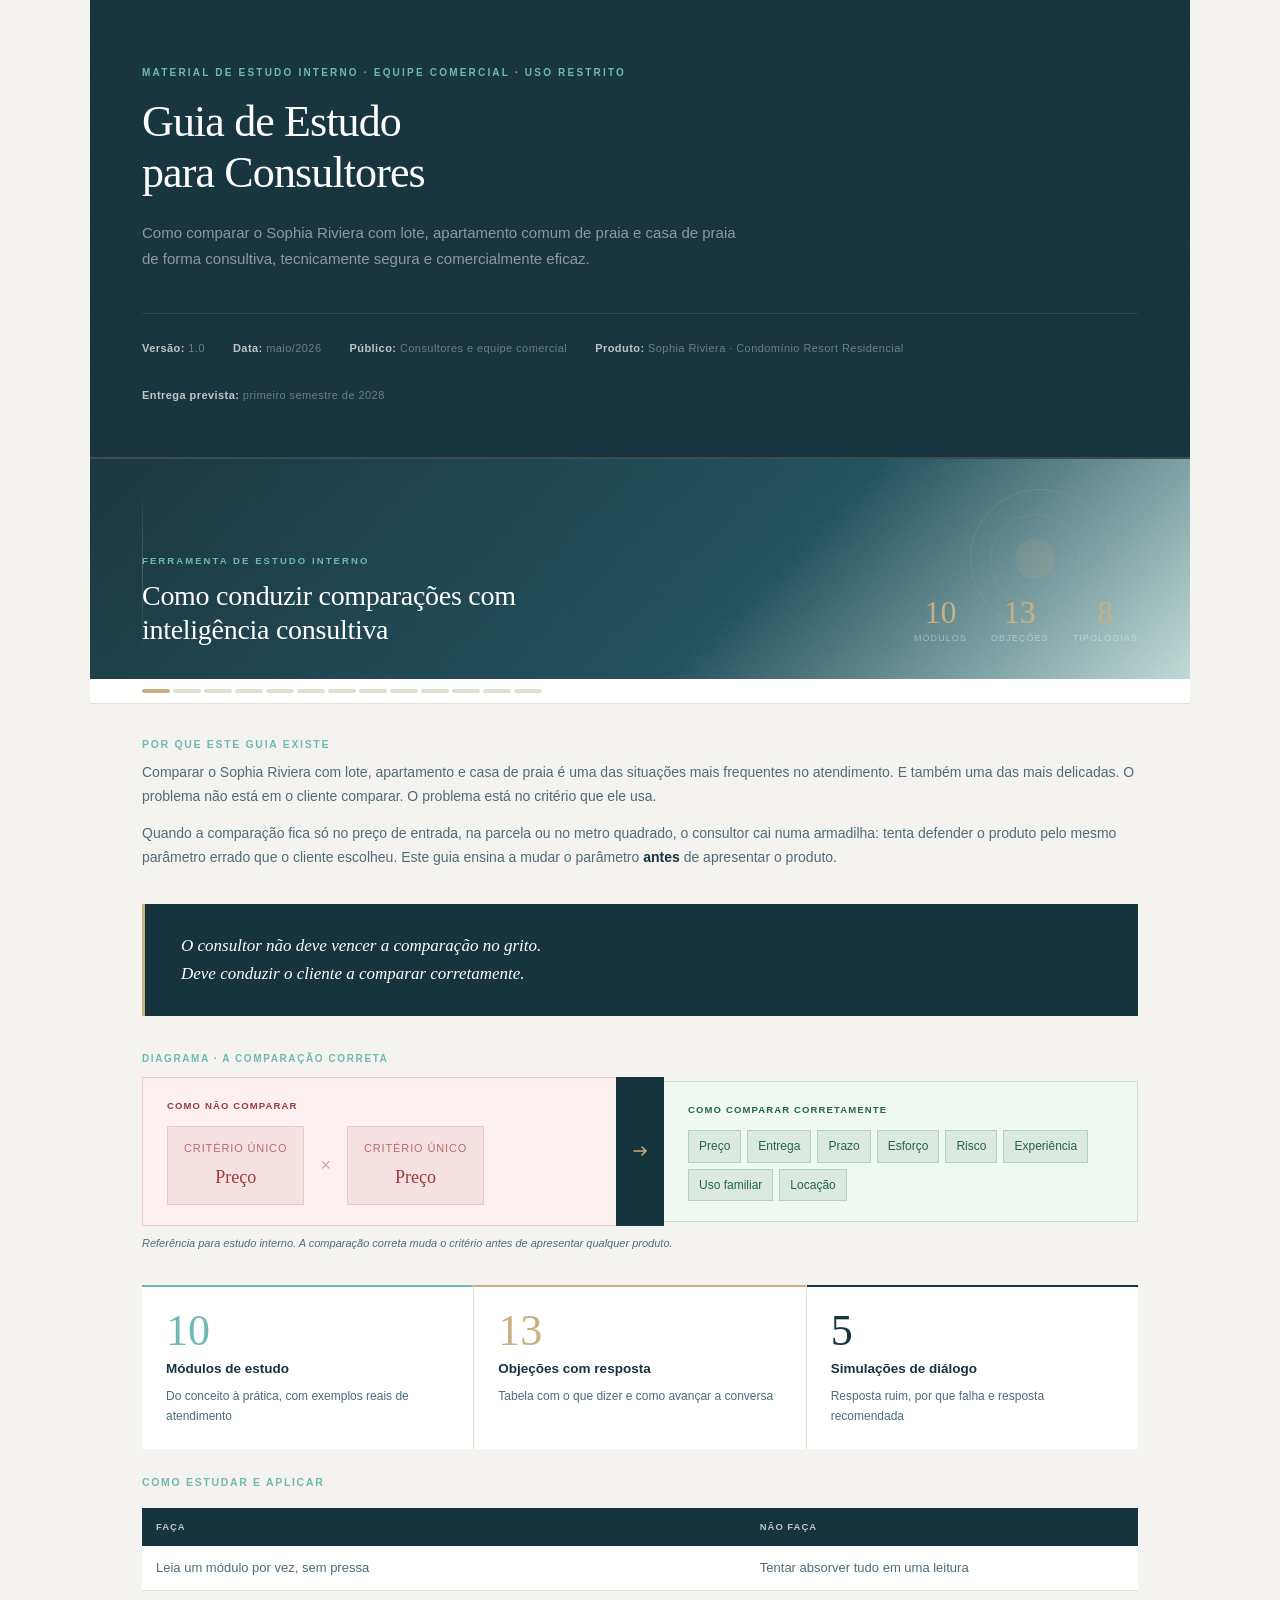
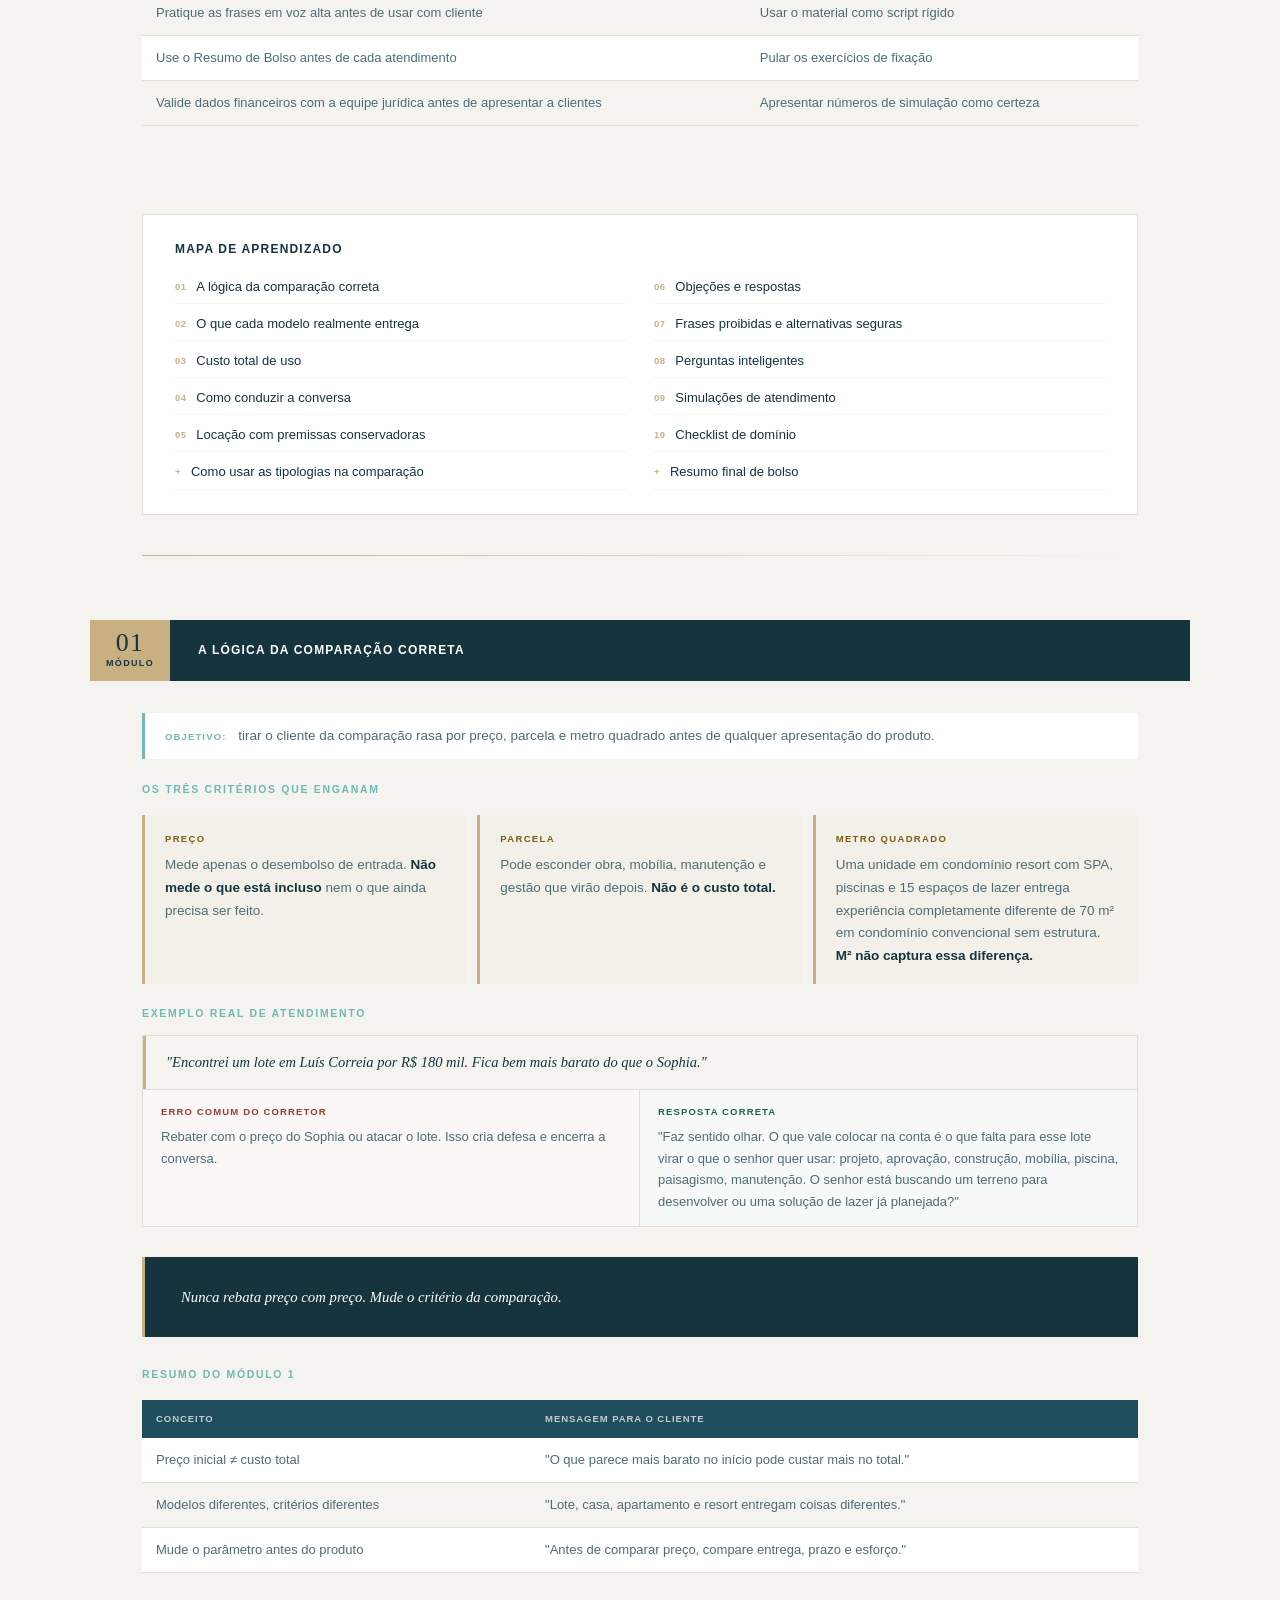
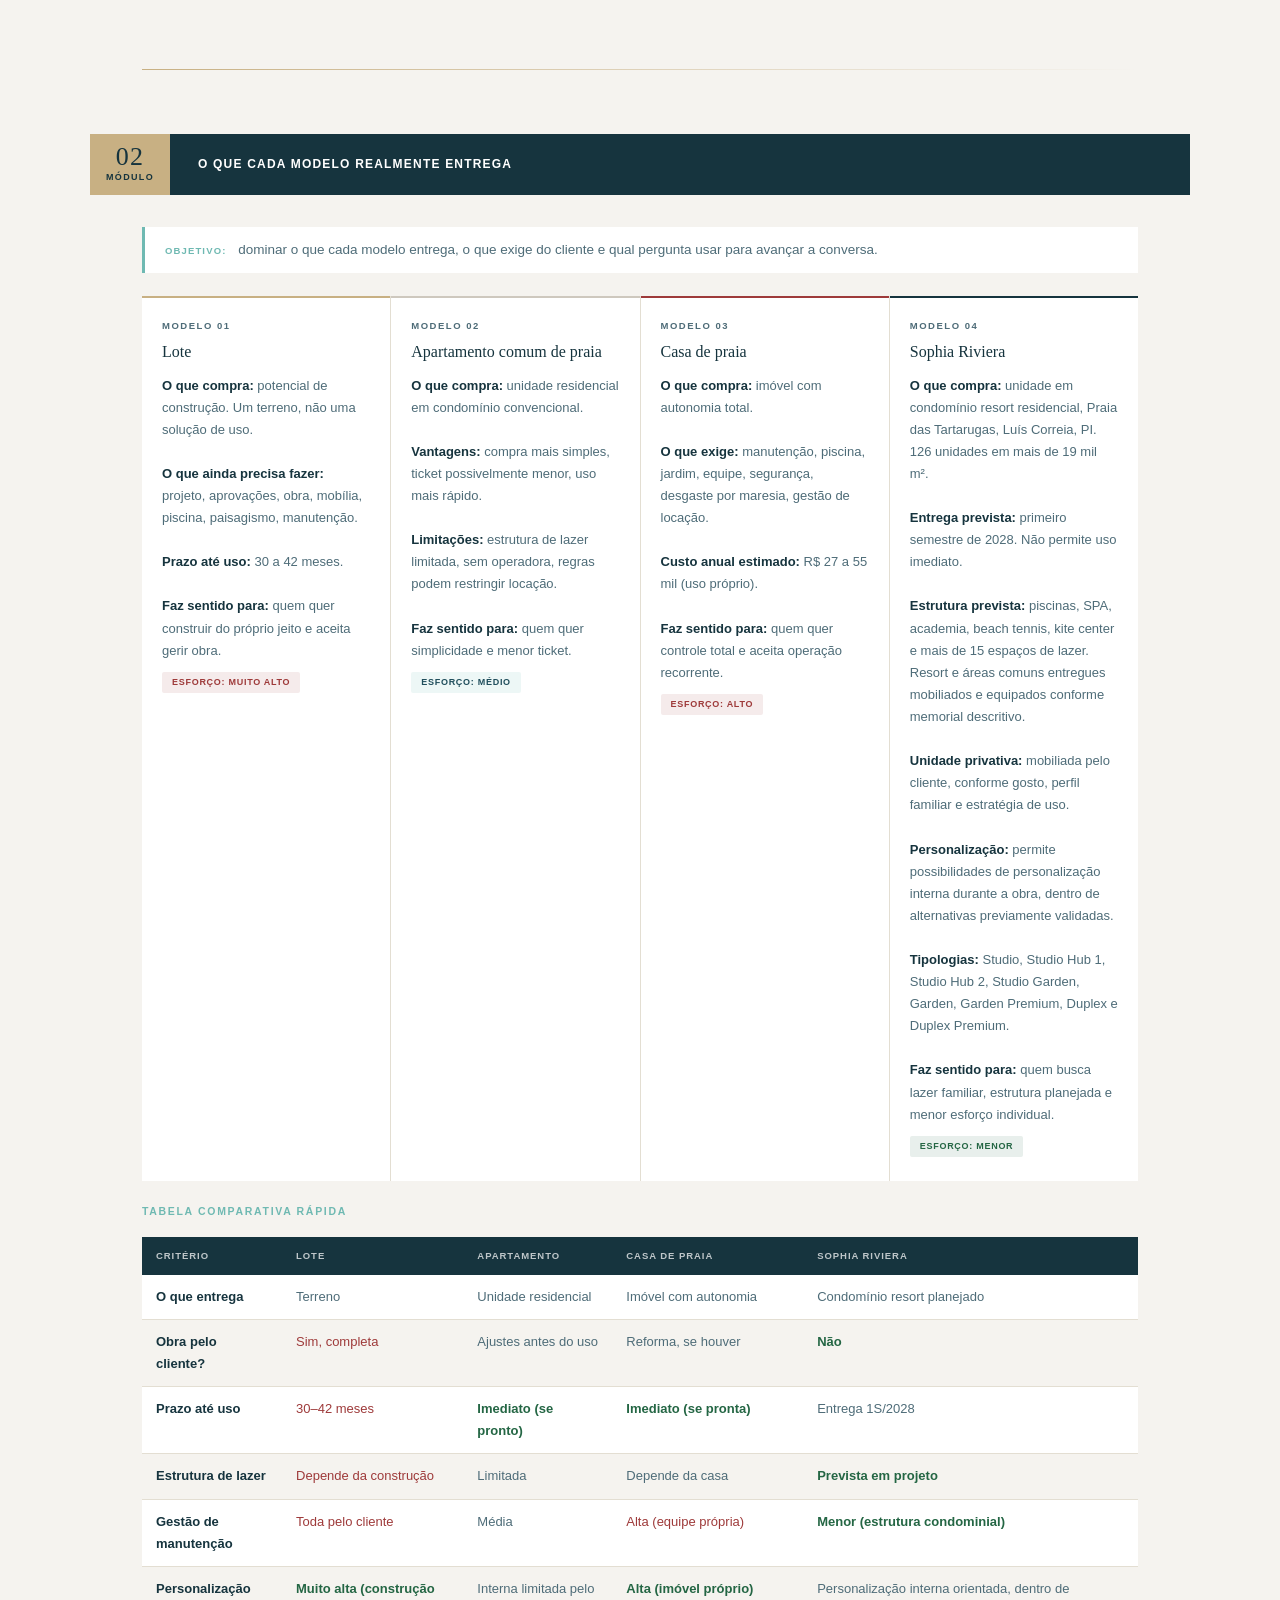
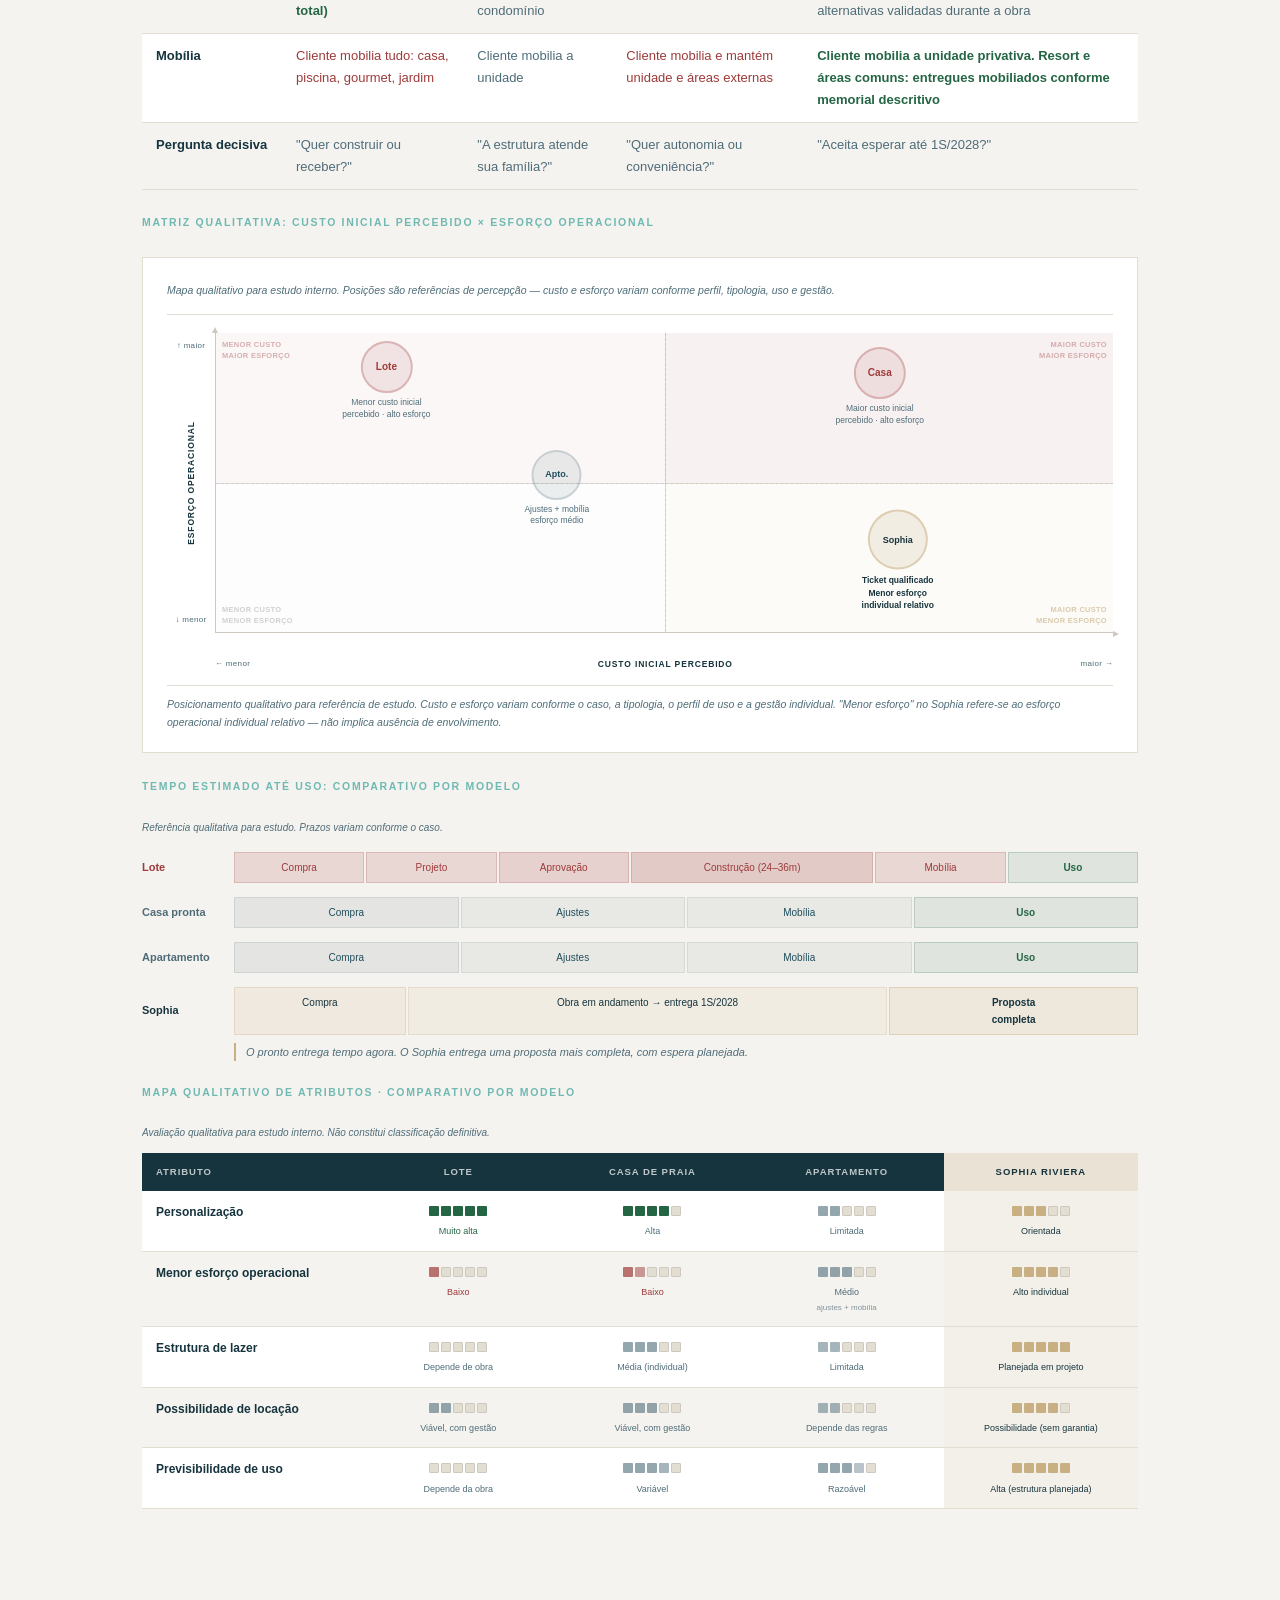
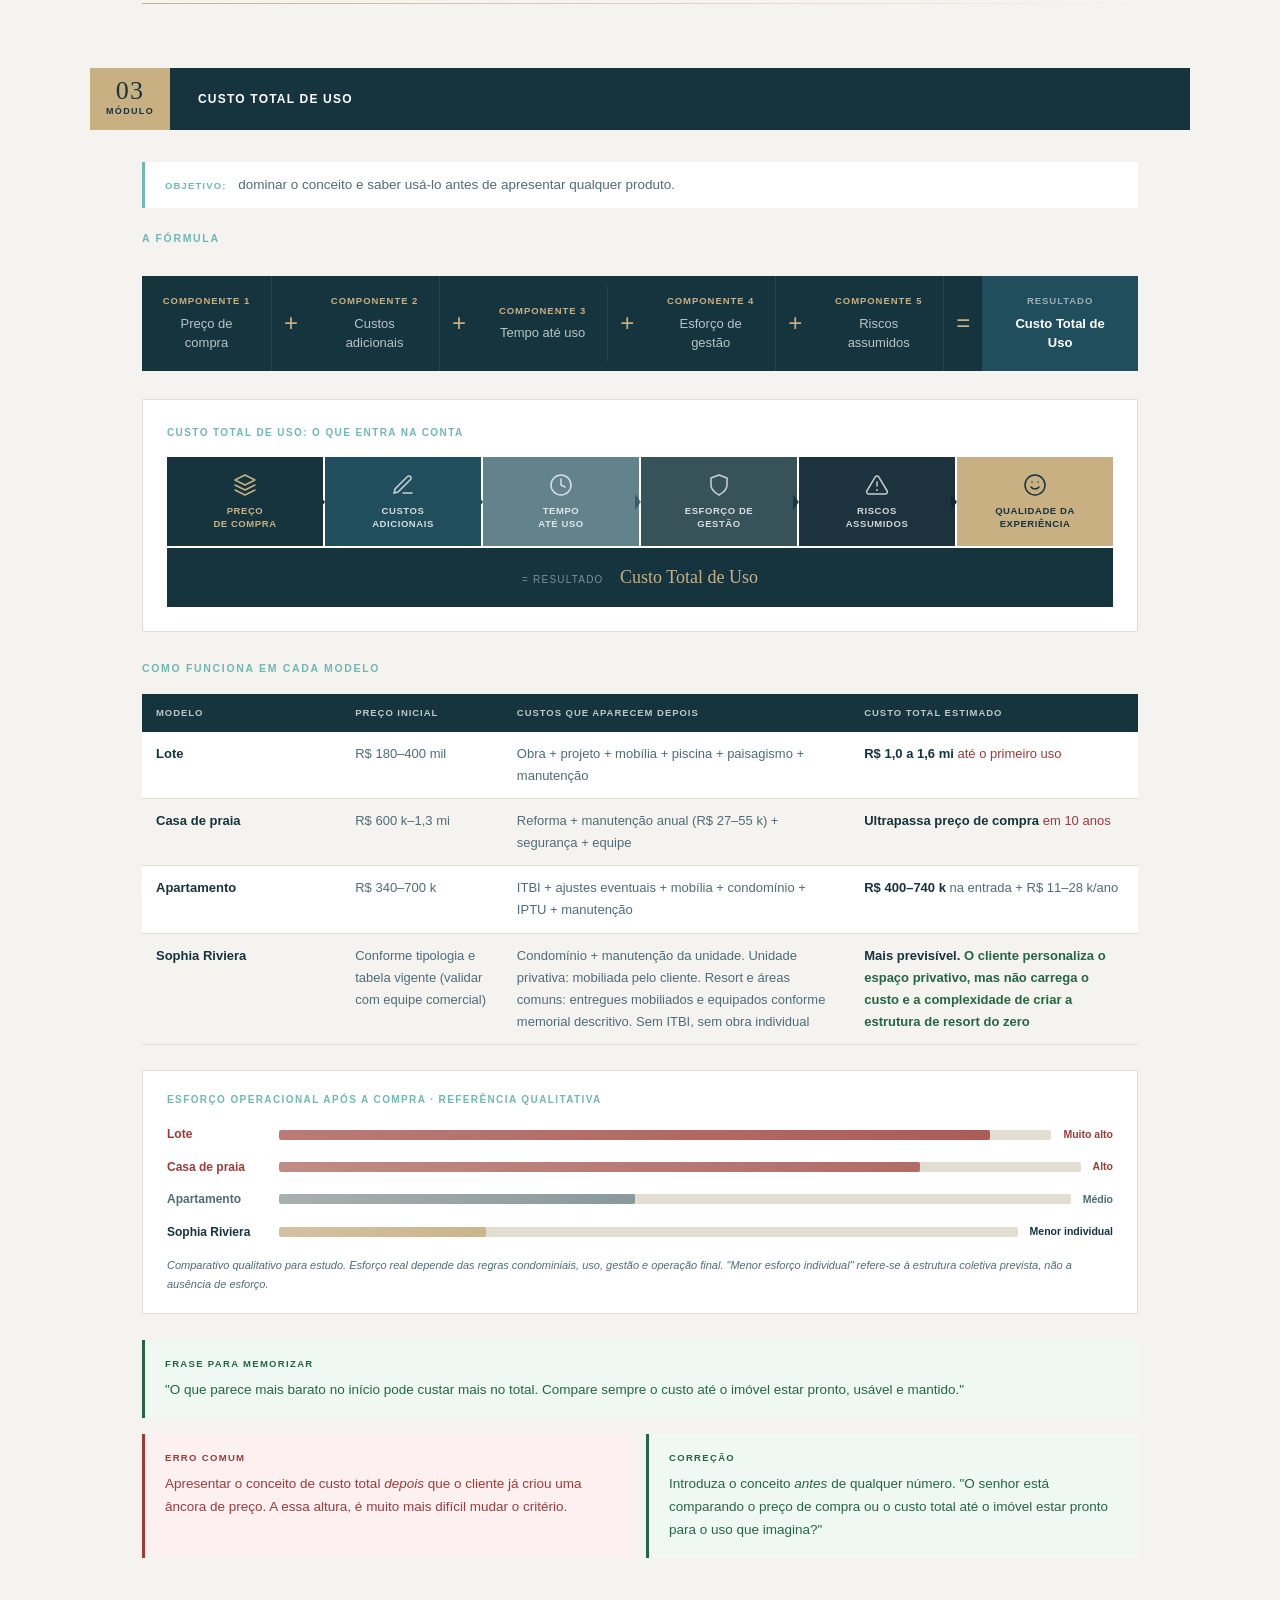
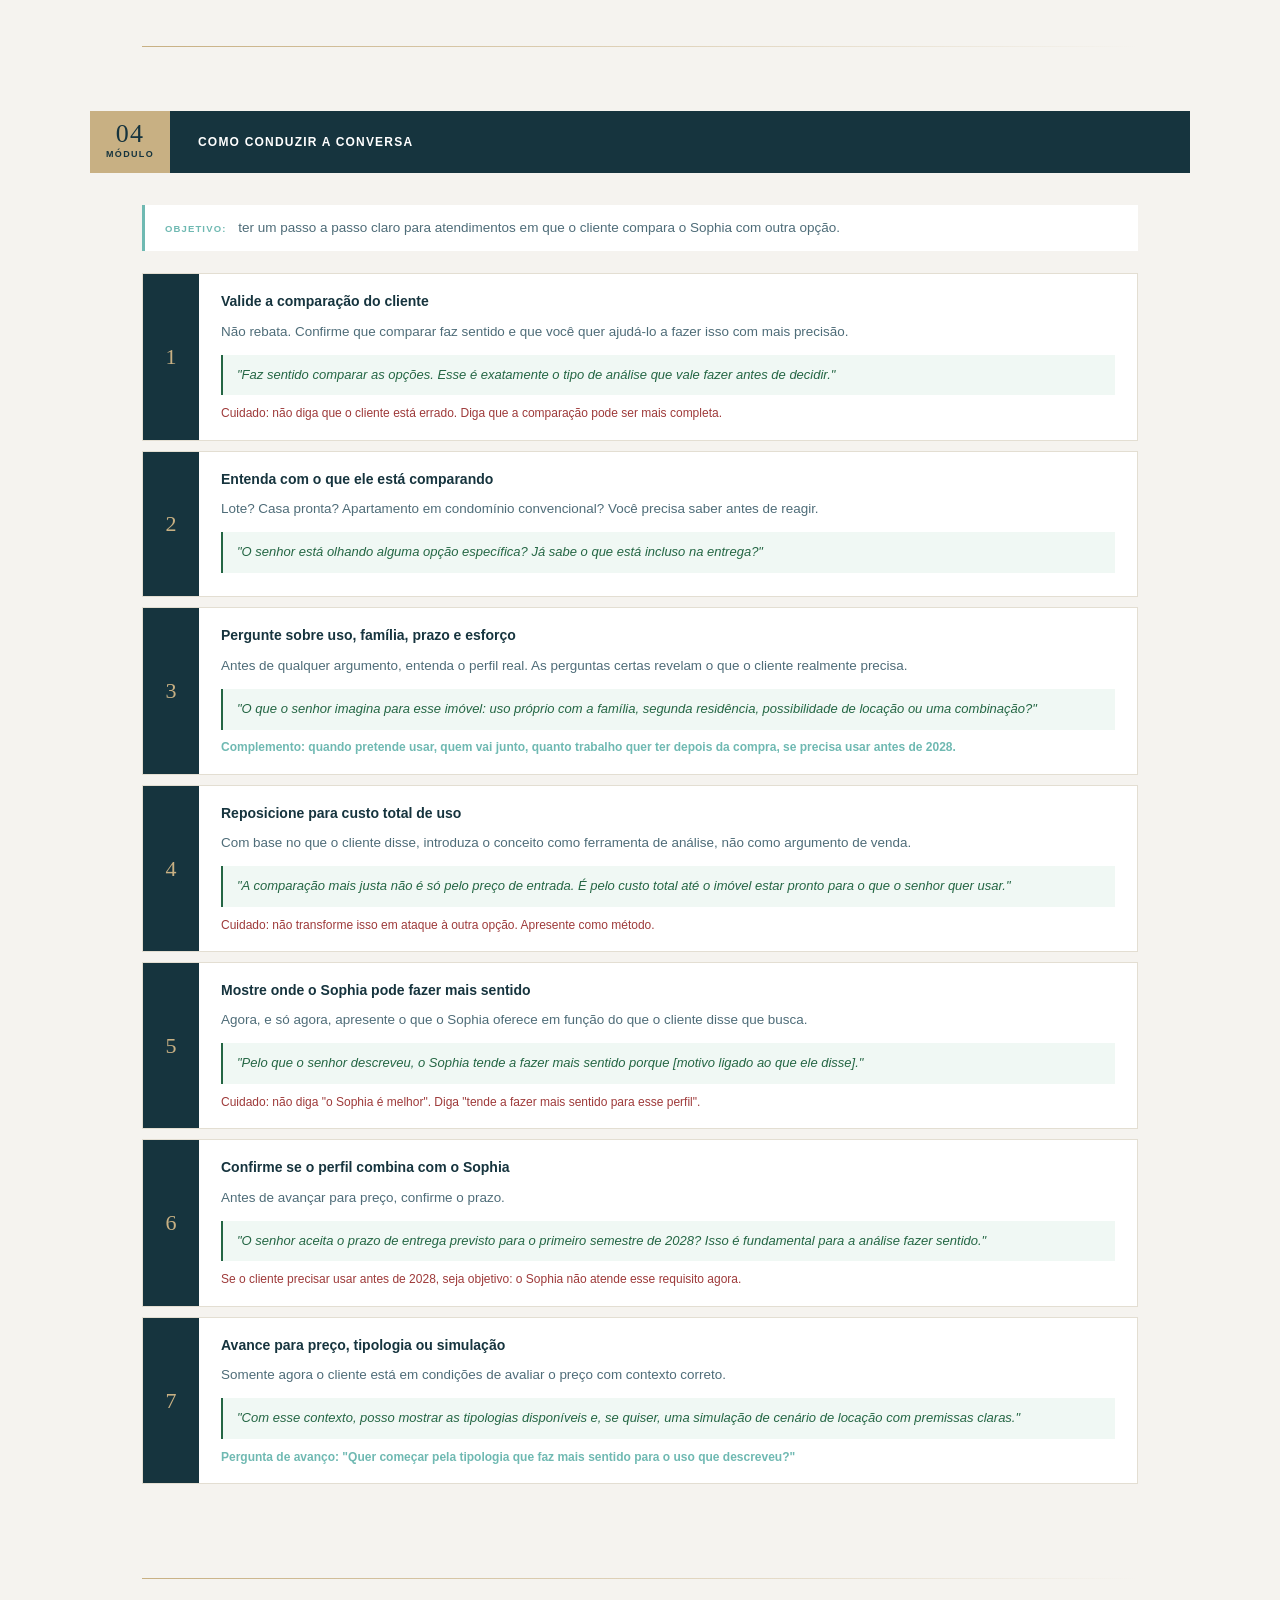
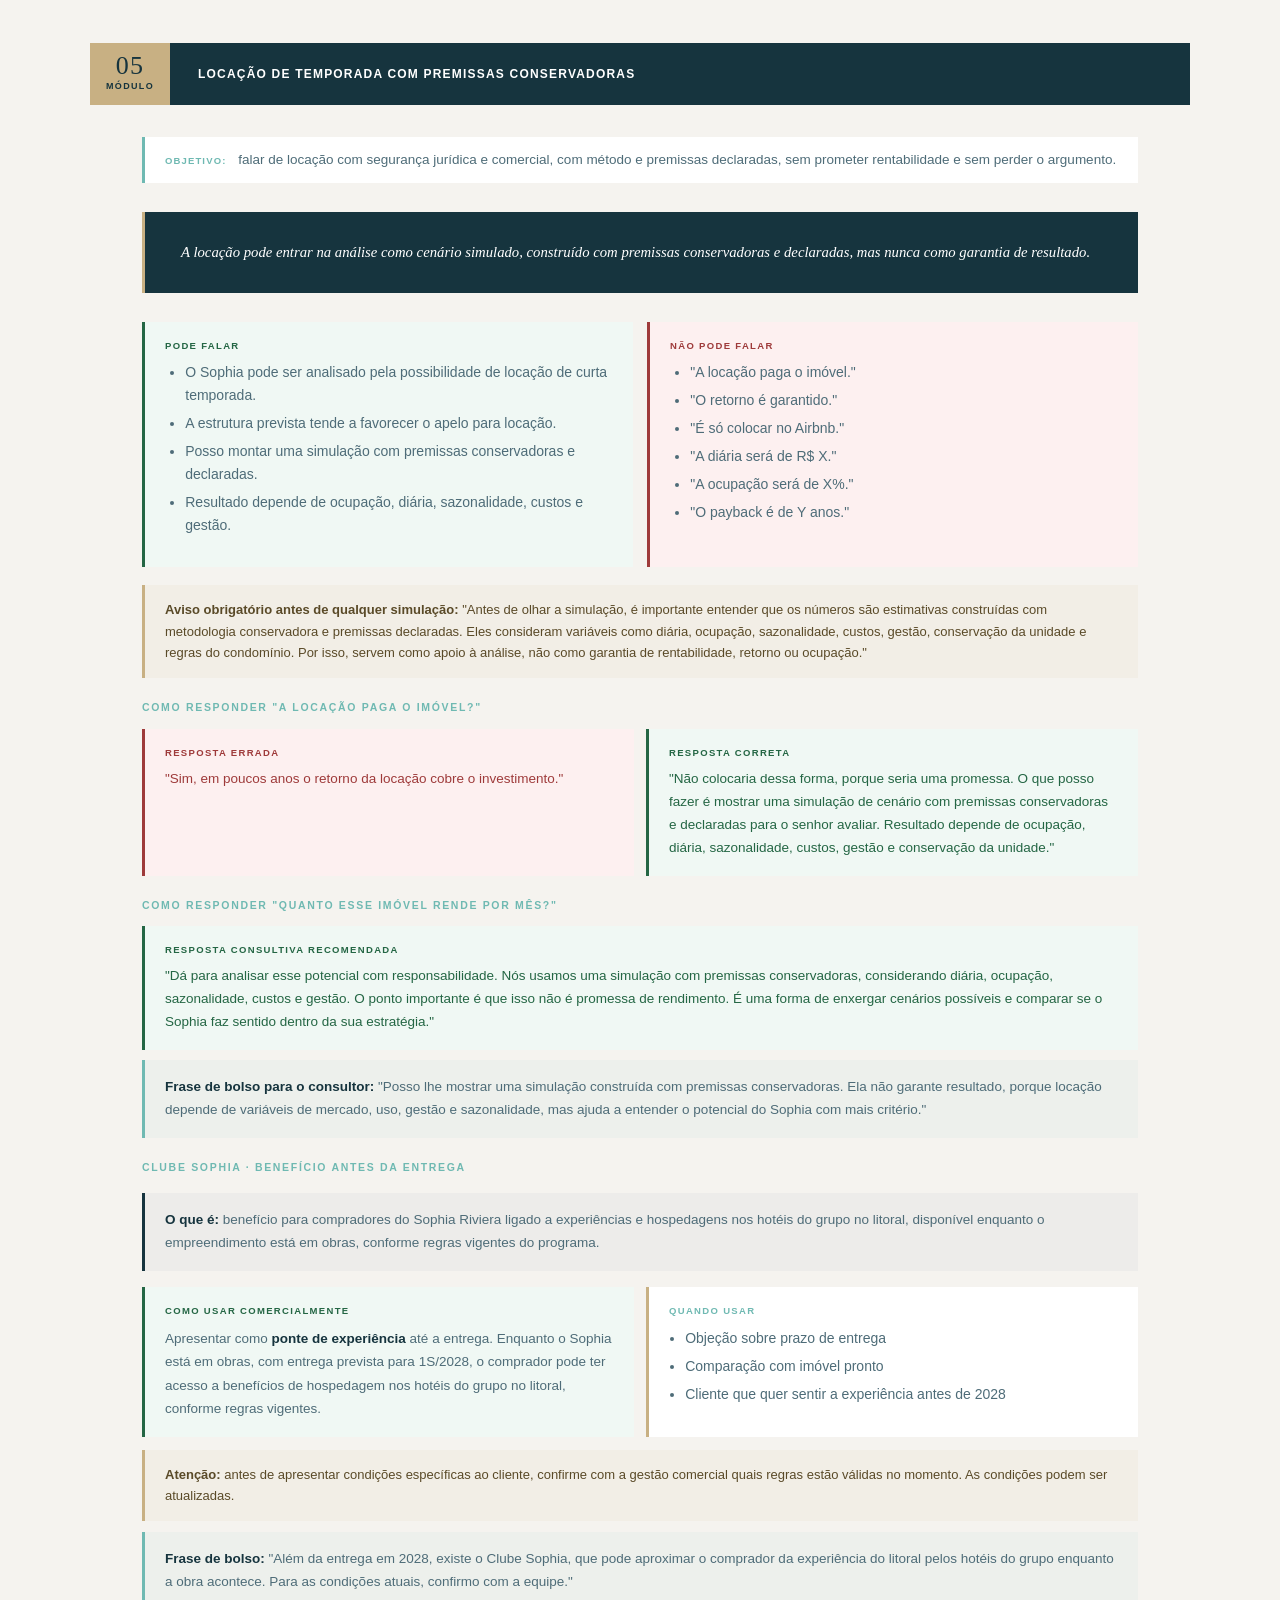
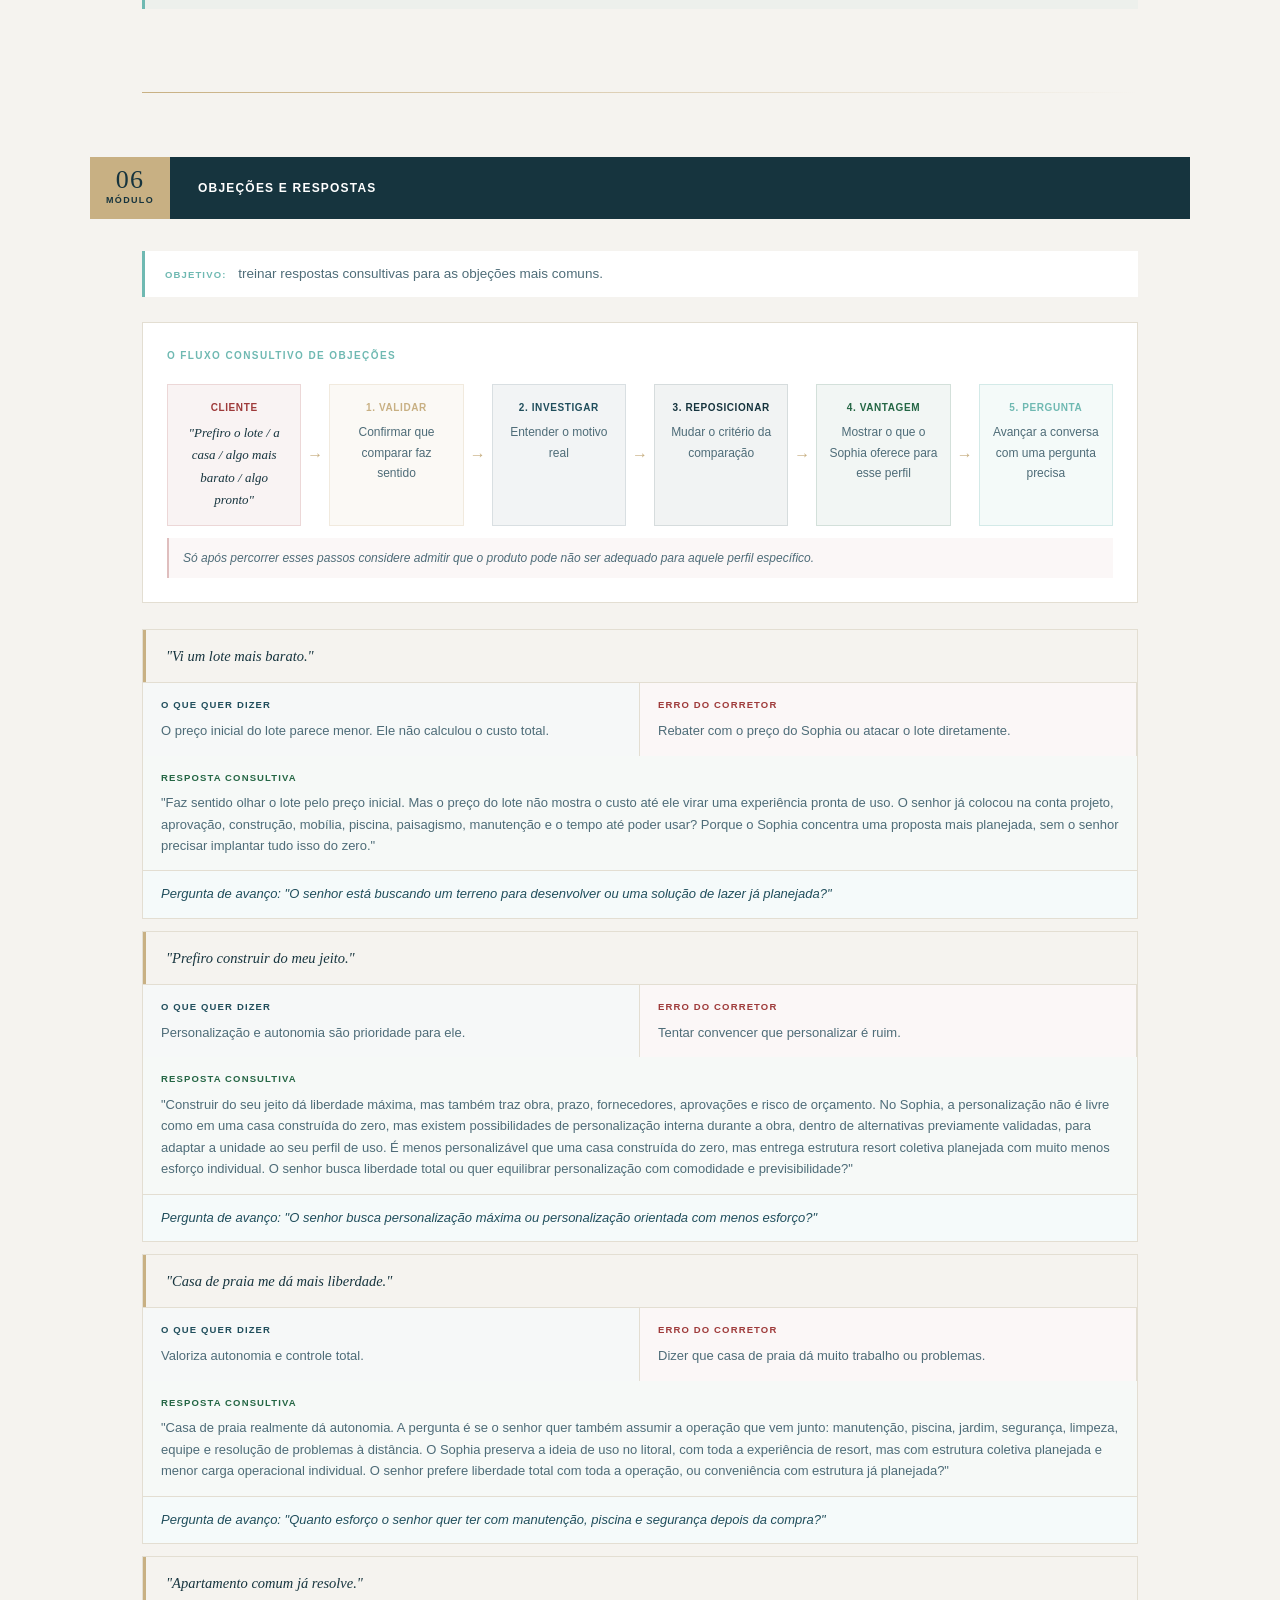
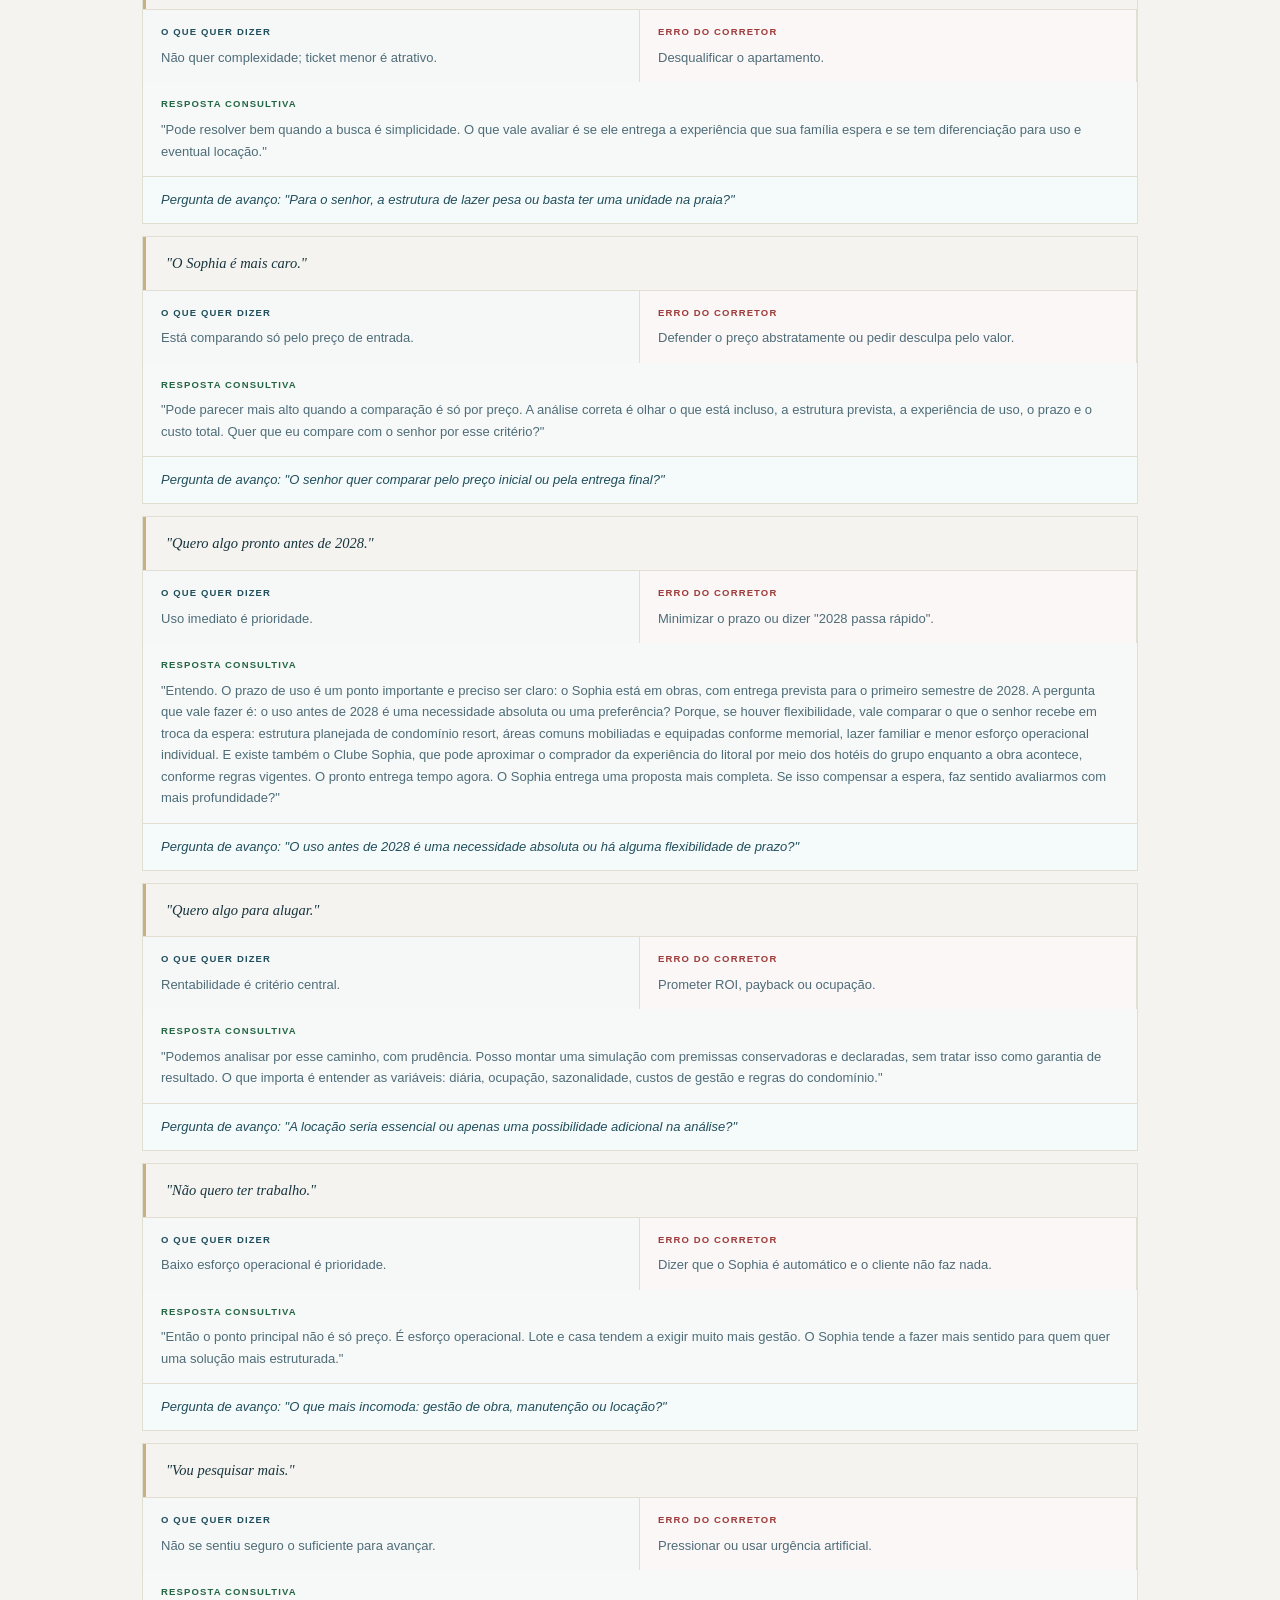
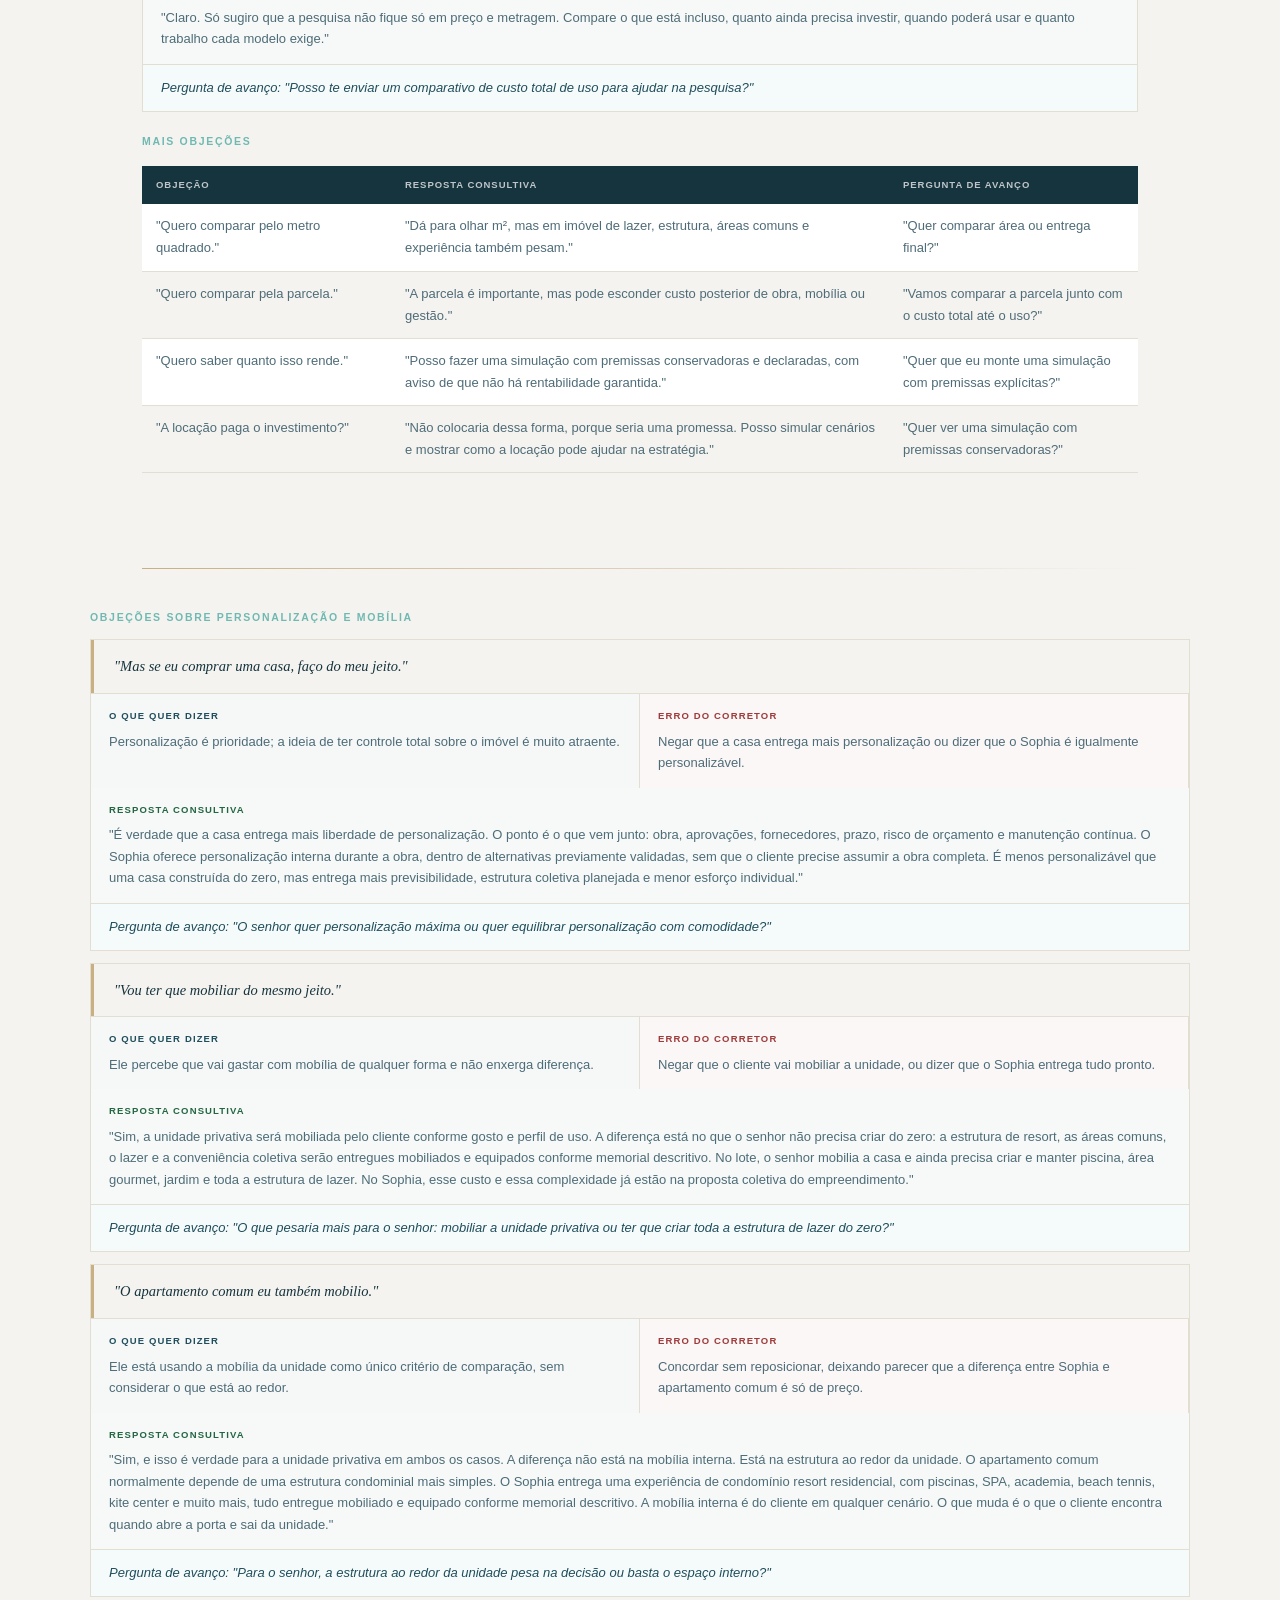
<file: guia-consultores.html>
<!DOCTYPE html>
<html lang="pt-BR">
<head>
<meta charset="UTF-8">
<meta name="viewport" content="width=device-width, initial-scale=1.0">
<title>Guia de Estudo para Consultores | Sophia Riviera</title>
<style>
*,*::before,*::after{box-sizing:border-box;margin:0;padding:0}
:root{
  --navy:#16343E;--teal:#204E5C;--lteal:#6FB9B2;
  --gold:#C8B083;--cream:#E3DED2;--bg:#F5F3EF;
  --white:#FFFFFF;--text:#16343E;--muted:#4e6c78;
  --light:#EBE8E1;--mid:#CEC8BE;
  --red:#9e3a3a;--green:#246644;
  --redlt:#fdf0f0;--greenlt:#f0f8f4;
}
html{font-size:16px;scroll-behavior:smooth;-webkit-font-smoothing:antialiased}
body{font-family:-apple-system,BlinkMacSystemFont,'Helvetica Neue',Helvetica,Arial,sans-serif;
  color:var(--text);background:var(--bg);line-height:1.7;max-width:1100px;margin:0 auto;padding:0 0 80px}

/* TIPOGRAFIA */
h1{font-family:Georgia,'Times New Roman',serif;font-size:clamp(26px,4vw,44px);
  color:var(--white);line-height:1.15;letter-spacing:-.02em;font-weight:400}
h2{font-size:12px;color:var(--white);background:none;padding:0;margin:0;
  letter-spacing:.1em;text-transform:uppercase;font-weight:700}
h3{font-size:10.5px;color:var(--lteal);margin:2em 0 .6em;font-weight:700;letter-spacing:.16em;text-transform:uppercase}
h4{font-size:13px;color:var(--navy);margin:1.2em 0 .4em;font-weight:700}
p{margin-bottom:.85em;font-size:14px;color:var(--muted);line-height:1.75}
ul,ol{margin:.5em 0 1em 1.5em}
li{margin-bottom:.35em;font-size:14px;color:var(--muted);line-height:1.65}
strong{color:var(--navy);font-weight:700}
small{font-size:12px;color:var(--muted)}

/* CAPA */
.cover{background:var(--navy);padding:64px 52px 52px;
  border-bottom:2px solid rgba(200,176,131,.2);position:relative;overflow:hidden}
.cover::before{content:'';position:absolute;inset:0;opacity:.025;
  background-image:url("data:image/svg+xml,%3Csvg xmlns='http://www.w3.org/2000/svg' width='300' height='300'%3E%3Cfilter id='n'%3E%3CfeTurbulence type='fractalNoise' baseFrequency='.85' numOctaves='4' stitchTiles='stitch'/%3E%3C/filter%3E%3Crect width='300' height='300' filter='url(%23n)'/%3E%3C/svg%3E");pointer-events:none}
.cover .tag{font-size:10px;font-weight:700;letter-spacing:.22em;text-transform:uppercase;
  color:var(--lteal);margin-bottom:1.6em;display:block}
.cover h1{color:var(--white);margin-bottom:.5em}
.cover .sub{color:rgba(255,255,255,.5);font-size:15px;line-height:1.75;max-width:600px;font-weight:300}
.cover-meta{display:flex;flex-wrap:wrap;gap:28px;margin-top:2.5em;
  padding-top:1.6em;border-top:1px solid rgba(255,255,255,.09)}
.cover-meta span{font-size:11px;color:rgba(255,255,255,.36);letter-spacing:.04em}
.cover-meta span strong{color:rgba(255,255,255,.72);font-weight:600}

/* WRAPPER */
.wrap{padding:32px 52px}
.wrap-tight{padding:16px 52px}

/* MÓDULO HEADER */
.mod-band{display:flex;align-items:stretch;margin-top:4em}
.mod-num-box{background:var(--gold);color:var(--navy);width:80px;
  display:flex;align-items:center;justify-content:center;flex-direction:column;
  font-size:9px;font-weight:700;letter-spacing:.15em;text-transform:uppercase;
  flex-shrink:0;padding:10px 4px;text-align:center}
.mod-num-box .mn{font-family:Georgia,'Times New Roman',serif;font-size:26px;
  font-weight:400;line-height:1;color:var(--navy);display:block}
.mod-title-box{flex:1;display:flex;align-items:center;padding-left:28px;background:var(--navy)}
.mod-title-box h2{font-size:12px;padding:0;background:none;margin:0;color:var(--white)}
.mod-obj{background:var(--white);border-left:3px solid var(--lteal);
  padding:12px 20px;font-size:13.5px;margin-bottom:1.6em;color:var(--muted);line-height:1.65}
.mod-obj strong{display:inline;color:var(--lteal);font-size:9.5px;
  letter-spacing:.12em;text-transform:uppercase;margin-right:8px;font-weight:700}

/* DESTAQUE / FRASE CENTRAL */
.destaque{background:var(--navy);color:var(--white);padding:28px 36px;margin:2em 0;
  font-family:Georgia,'Times New Roman',serif;font-size:17px;font-style:italic;
  line-height:1.65;border-left:3px solid var(--gold)}
.destaque cite{display:block;font-size:10px;font-style:normal;letter-spacing:.14em;
  text-transform:uppercase;color:var(--gold);margin-top:.8em}

/* CAIXAS */
.box{padding:16px 20px;margin:1.2em 0;font-size:13.5px;border-left:3px solid var(--lteal);
  background:var(--white);line-height:1.7;color:var(--muted)}
.box.gold{border-left-color:var(--gold);background:rgba(200,176,131,.06)}
.box.red{border-left-color:var(--red);background:var(--redlt);color:var(--red)}
.box.green{border-left-color:var(--green);background:var(--greenlt);color:var(--green)}
.box.navy{border-left-color:var(--navy);background:rgba(22,52,62,.04);color:var(--navy)}
.box-label{font-size:9.5px;letter-spacing:.14em;text-transform:uppercase;
  font-weight:700;margin-bottom:7px;color:var(--lteal);display:block}
.box.red .box-label{color:var(--red)}
.box.green .box-label{color:var(--green)}
.box.gold .box-label{color:#7a5e1a}
.box.navy .box-label{color:var(--teal)}

/* CARDS GRID — 4 modelos */
.model-grid{display:grid;grid-template-columns:repeat(4,1fr);gap:1px;margin:1.4em 0;background:var(--cream)}
.model-card{padding:24px 20px;background:var(--white)}
.mc-top{height:2px;margin:-24px -20px 20px;background:var(--mid)}
.mc-top.gold{background:var(--gold)}
.mc-top.teal{background:var(--lteal)}
.mc-top.navy{background:var(--navy)}
.mc-top.red{background:var(--red)}
.mc-name{font-size:9.5px;letter-spacing:.16em;text-transform:uppercase;
  color:var(--muted);font-weight:700;margin-bottom:8px}
.mc-title{font-family:Georgia,'Times New Roman',serif;font-size:16px;
  font-weight:400;color:var(--navy);margin-bottom:12px;line-height:1.3}
.mc-body{font-size:13px;color:var(--muted);line-height:1.7}
.mc-tag{display:inline-block;font-size:9px;padding:3px 10px;border-radius:2px;
  margin-top:10px;letter-spacing:.08em;font-weight:700;text-transform:uppercase}
.mc-tag.red{background:rgba(158,58,58,.1);color:var(--red)}
.mc-tag.gold{background:rgba(200,176,131,.15);color:#7a5e1a}
.mc-tag.green{background:rgba(36,102,68,.1);color:var(--green)}
.mc-tag.teal{background:rgba(111,185,178,.12);color:var(--teal)}

/* TABELAS */
table{width:100%;border-collapse:collapse;font-size:13px;margin:1.2em 0 1.8em}
th{background:var(--navy);color:rgba(255,255,255,.72);text-align:left;padding:11px 14px;
  font-weight:700;font-size:9.5px;letter-spacing:.1em;text-transform:uppercase}
td{padding:11px 14px;border-bottom:1px solid var(--cream);vertical-align:top;color:var(--muted)}
tr:nth-child(even) td{background:var(--white)}
.th-teal th{background:var(--teal)}
.th-gold th{background:#7a5e1a;color:#fff}
td.ok{color:var(--green);font-weight:600}
td.no{color:var(--red)}
td.mid{color:var(--muted)}
.row-head td{background:var(--light);font-weight:700;color:var(--navy);
  font-size:13px;border-top:2px solid var(--lteal)}

/* FÓRMULA VISUAL */
.formula{display:flex;flex-wrap:wrap;align-items:center;gap:0;
  background:var(--navy);margin:1.8em 0;padding:0}
.formula-item{padding:18px 20px;color:rgba(255,255,255,.7);font-size:13px;text-align:center;
  border-right:1px solid rgba(255,255,255,.08);line-height:1.5;flex:1;min-width:110px}
.formula-item .fi-label{font-size:9.5px;letter-spacing:.1em;text-transform:uppercase;
  color:var(--gold);display:block;margin-bottom:5px;font-weight:700}
.formula-op{padding:0 12px;color:var(--gold);font-size:1.5rem;font-weight:300;
  display:flex;align-items:center;flex-shrink:0}
.formula-result{background:var(--teal);padding:18px 20px;color:var(--white);
  font-size:13px;font-weight:700;text-align:center;flex:1.3;line-height:1.5}
.formula-result .fi-label{font-size:9.5px;letter-spacing:.1em;text-transform:uppercase;
  color:rgba(255,255,255,.55);display:block;margin-bottom:5px}

/* PASSOS */
.steps{margin:1.4em 0}
.step{display:flex;gap:0;margin-bottom:10px;background:var(--white);border:1px solid var(--cream)}
.step-num{background:var(--navy);color:var(--gold);width:56px;
  display:flex;align-items:center;justify-content:center;
  font-family:Georgia,'Times New Roman',serif;font-size:22px;font-weight:400;flex-shrink:0}
.step-body{padding:16px 22px;flex:1}
.step-title{font-weight:700;color:var(--navy);margin-bottom:.4em;font-size:14px}
.step-phrase{font-size:13px;background:var(--greenlt);border-left:2px solid var(--green);
  padding:10px 14px;margin:.6em 0;color:var(--green);font-style:italic;line-height:1.6}
.step-care{font-size:12px;color:var(--red);margin-top:.5em}
.step-ask{font-size:12px;color:var(--lteal);margin-top:.4em;font-weight:600}

/* SIMULAÇÕES — CHAT */
.sim{margin:1.6em 0;border:1px solid var(--cream);background:var(--white)}
.sim-head{background:var(--teal);color:rgba(255,255,255,.9);padding:12px 22px;
  font-size:10.5px;font-weight:700;letter-spacing:.08em;text-transform:uppercase}
.sim-body{padding:22px}
.sim-row{display:flex;gap:12px;margin:10px 0;align-items:flex-start}
.sim-avatar{flex-shrink:0;width:36px;height:36px;border-radius:50%;
  display:flex;align-items:center;justify-content:center;
  font-size:9px;font-weight:700;letter-spacing:.04em;line-height:1.2;text-align:center}
.sim-avatar.cliente{background:var(--cream);color:var(--navy)}
.sim-bubble{font-size:13.5px;padding:12px 16px;flex:1;line-height:1.6}
.sim-bubble.cliente{background:var(--bg);border-left:2px solid var(--mid);color:var(--navy);font-style:italic}
.sim-bad-wrap,.sim-good-wrap{margin:12px 0;padding:12px 16px;font-size:13px;line-height:1.65}
.sim-bad-wrap{background:var(--redlt);border-left:3px solid var(--red)}
.sim-good-wrap{background:var(--greenlt);border-left:3px solid var(--green)}
.sim-bad-wrap .tag,.sim-good-wrap .tag{font-size:9.5px;font-weight:700;
  letter-spacing:.1em;text-transform:uppercase;display:block;margin-bottom:6px}
.sim-bad-wrap .tag{color:var(--red)}
.sim-good-wrap .tag{color:var(--green)}
.sim-why{font-size:12px;color:var(--muted);font-style:italic;
  padding:7px 16px;border-left:2px solid var(--mid);margin:8px 0}
.sim-goal{font-size:12px;font-weight:600;color:var(--navy);
  background:var(--bg);padding:10px 16px;margin-top:10px}

/* CHECKLIST */
.checklist{list-style:none;margin:0;display:grid;grid-template-columns:1fr 1fr;gap:7px}
.checklist li{display:flex;gap:12px;align-items:flex-start;
  background:var(--white);padding:11px 14px;border:1px solid var(--cream);
  font-size:13px;color:var(--muted);line-height:1.6}
.checklist li::before{content:"";flex-shrink:0;width:16px;height:16px;
  border:1.5px solid var(--lteal);border-radius:2px;margin-top:1px}

/* DO / DON'T TABLE */
.ddt{width:100%;border-collapse:collapse;font-size:13px;margin:1.2em 0 1.8em}
.ddt th{padding:10px 16px;font-size:9.5px;letter-spacing:.08em;font-weight:700;text-align:left;text-transform:uppercase}
.ddt .th-no{background:var(--red);color:#fff}
.ddt .th-why{background:#7a3030;color:#fff}
.ddt .th-yes{background:var(--green);color:#fff}
.ddt .th-when{background:#1a4a2e;color:#fff}
.ddt td{padding:10px 16px;border-bottom:1px solid var(--cream);vertical-align:top}
.ddt tr:nth-child(even) td{background:var(--white)}
.ddt td.no-cell{color:var(--red);font-weight:600}
.ddt td.yes-cell{color:var(--green)}
.ddt td.why-cell{color:var(--muted);font-style:italic;font-size:12px}

/* EXERCÍCIOS */
.ex-block{background:var(--white);border:1px solid var(--cream);padding:18px 24px;margin:1.2em 0;font-size:13px}
.ex-num{font-size:9.5px;letter-spacing:.14em;text-transform:uppercase;
  color:var(--gold);font-weight:700;margin-bottom:6px}
.ex-q{font-weight:700;color:var(--navy);margin-bottom:10px;font-size:14px}
.ex-opt{margin:4px 0 4px 1.4em;color:var(--muted);font-size:13px}
.ex-ans{font-size:12px;color:var(--lteal);border-top:1px solid var(--cream);
  margin-top:12px;padding-top:10px;line-height:1.65}
.ex-ans strong{color:var(--lteal)}

/* ESCALA AUTOAVALIAÇÃO */
.scale-grid{display:grid;grid-template-columns:1fr 1fr;gap:8px;margin:1.2em 0}
.scale-item{display:flex;align-items:center;gap:12px;
  background:var(--white);padding:12px 16px;border:1px solid var(--cream)}
.scale-label{flex:1;font-size:13px;color:var(--muted)}
.scale-dots{display:flex;gap:5px;flex-shrink:0}
.scale-dots span{width:28px;height:28px;border-radius:50%;
  border:1.5px solid var(--lteal);display:flex;align-items:center;
  justify-content:center;font-size:10px;color:var(--muted)}

/* OBJEÇÕES — ACCORDION VISUAL */
.obj-block{border:1px solid var(--cream);margin:12px 0;background:var(--white)}
.obj-q{background:var(--bg);padding:14px 20px;font-weight:400;
  color:var(--navy);font-size:14.5px;border-left:3px solid var(--gold);
  font-family:Georgia,'Times New Roman',serif;font-style:italic}
.obj-grid{display:grid;grid-template-columns:1fr 1fr;gap:0;border-top:1px solid var(--cream)}
.obj-cell{padding:14px 18px;font-size:13px;border-right:1px solid var(--cream);color:var(--muted);line-height:1.65}
.obj-cell:last-child{border-right:none}
.obj-cell .oc-label{font-size:9.5px;letter-spacing:.12em;text-transform:uppercase;
  font-weight:700;margin-bottom:7px;display:block}
.obj-cell.red-bg{background:rgba(158,58,58,.04)}
.obj-cell.red-bg .oc-label{color:var(--red)}
.obj-cell.green-bg{background:rgba(36,102,68,.04)}
.obj-cell.green-bg .oc-label{color:var(--green)}
.obj-cell.navy-bg{background:rgba(32,78,92,.04)}
.obj-cell.navy-bg .oc-label{color:var(--teal)}
.obj-ask{grid-column:1/-1;background:rgba(111,185,178,.07);padding:12px 18px;
  font-size:13px;color:var(--teal);border-top:1px solid var(--cream);font-style:italic;font-weight:500}

/* PERGUNTAS — PILL GRID */
.pill-section{margin:1.4em 0}
.pill-section h3{font-size:9.5px;letter-spacing:.16em;text-transform:uppercase;
  color:var(--muted);font-weight:700;background:var(--white);
  padding:8px 16px;margin:0;border-bottom:1px solid var(--cream)}
.pill-grid{display:flex;flex-wrap:wrap;gap:8px;padding:14px 16px;
  background:var(--bg);border:1px solid var(--cream);border-top:none;margin-bottom:8px}
.pill{background:var(--white);border:1px solid var(--cream);
  padding:9px 14px;font-size:13px;color:var(--muted);
  line-height:1.55;border-left:2px solid var(--lteal)}

/* BOLSO */
.pocket{background:var(--navy);color:var(--white);padding:44px 52px;margin:3em 0 0}
.pocket h2{color:var(--gold);font-size:12px;letter-spacing:.12em;text-transform:uppercase;
  border-bottom:1px solid rgba(255,255,255,.1);padding-bottom:.6em;margin-bottom:1.4em;background:none;font-family:inherit}
.pocket h3{color:rgba(255,255,255,.45);font-size:9.5px;
  letter-spacing:.14em;text-transform:uppercase;margin:2em 0 .6em}
.pocket ul{margin-left:1.4em}
.pocket li{color:rgba(255,255,255,.7);font-size:14px;margin-bottom:.6em;line-height:1.6}
.pocket-grid{display:grid;grid-template-columns:1fr 1fr;gap:32px;margin-top:1.4em}
.pocket-col{}
.pocket-final{font-family:Georgia,'Times New Roman',serif;font-size:17px;font-style:italic;color:var(--gold);
  margin-top:2em;padding-top:1.6em;border-top:1px solid rgba(255,255,255,.1);line-height:1.65}

/* ÍNDICE */
.toc{background:var(--white);border:1px solid var(--cream);padding:24px 32px;margin:2em 52px}
.toc h3{color:var(--navy);margin:0 0 1em;font-size:12px;font-weight:700;letter-spacing:.1em;text-transform:uppercase}
.toc-grid{display:grid;grid-template-columns:1fr 1fr;gap:4px 28px}
.toc-grid a{display:flex;gap:10px;font-size:13px;color:var(--navy);
  padding:5px 0;text-decoration:none;border-bottom:1px solid var(--bg)}
.toc-grid a:hover{color:var(--lteal)}
.toc-grid a .toc-num{color:var(--gold);font-size:9.5px;font-weight:700;flex-shrink:0;padding-top:3px;letter-spacing:.04em}

/* RODAPÉ */
.footer{margin-top:48px;padding:18px 52px;border-top:1px solid var(--cream);
  font-size:11px;color:var(--muted);display:flex;justify-content:space-between;flex-wrap:wrap;gap:8px}

/* ABERTURA */
.abertura-cards{display:grid;grid-template-columns:repeat(3,1fr);gap:1px;margin:1.6em 0;background:var(--cream)}
.ab-card{background:var(--white);padding:22px 24px;border-top:2px solid var(--lteal)}
.ab-card.gold{border-top-color:var(--gold)}
.ab-card.navy{border-top-color:var(--navy)}
.ab-card .ac-num{font-family:Georgia,'Times New Roman',serif;font-size:44px;
  font-weight:400;color:var(--lteal);line-height:1;margin-bottom:5px}
.ab-card.gold .ac-num{color:var(--gold)}
.ab-card.navy .ac-num{color:var(--navy)}
.ab-card .ac-title{font-size:13.5px;font-weight:700;color:var(--navy);margin-bottom:5px}
.ab-card .ac-body{font-size:12px;color:var(--muted)}

/* SEPARADOR */
.divider{height:1px;background:linear-gradient(to right,var(--gold),transparent);margin:2.5em 52px}

/* AVISO */
.alert{background:rgba(200,176,131,.08);border-left:3px solid var(--gold);
  padding:14px 20px;font-size:13px;color:#5a4a28;margin:1.4em 0;line-height:1.65}
.alert strong{color:#5a4a28}

/* WV — WELLNESS SECTION */
.wv-grid{display:grid;grid-template-columns:repeat(3,1fr);gap:1px;background:var(--cream);margin:1.6em 0}
.wv-card{background:var(--white);padding:28px 24px 24px;position:relative;overflow:hidden}
.wv-card::before{content:'';position:absolute;top:0;left:0;right:0;height:2px}
.wv-card.wv-observed::before{background:var(--gold)}
.wv-card.wv-market::before{background:var(--lteal)}
.wv-card.wv-assumption::before{background:var(--navy)}
.wv-label{font-size:9.5px;font-weight:700;letter-spacing:.17em;text-transform:uppercase;color:var(--lteal);margin-bottom:12px;display:block}
.wv-headline{font-family:Georgia,'Times New Roman',serif;font-size:20px;font-weight:400;color:var(--navy);line-height:1.2;margin-bottom:12px}
.wv-body{font-size:13px;color:var(--muted);line-height:1.8}
.wv-stat{font-family:Georgia,'Times New Roman',serif;font-size:30px;font-weight:400;color:var(--teal);line-height:1;margin:16px 0 5px;display:block}
.wv-stat-sub{font-size:11px;color:rgba(22,52,62,.45);line-height:1.55}
.wv-source{font-size:11px;color:rgba(22,52,62,.35);margin-top:28px;border-top:1px solid var(--cream);padding-top:16px;line-height:1.7}
@media(max-width:900px){.wv-grid{grid-template-columns:1fr}}

/* BLOCOS PREMIUM */
.bk{padding:16px 20px;margin:1.2em 0;font-size:13.5px;line-height:1.7;border-left:3px solid var(--lteal);background:var(--white);color:var(--muted)}
.bk-label{font-size:9.5px;font-weight:700;letter-spacing:.14em;text-transform:uppercase;margin-bottom:8px;display:block;color:var(--lteal)}
.bk.conceito{border-left-color:var(--navy);background:rgba(22,52,62,.03)}.bk.conceito .bk-label{color:var(--navy)}
.bk.atencao{border-left-color:var(--gold);background:rgba(200,176,131,.06)}.bk.atencao .bk-label{color:#7a5e1a}
.bk.memorizar{border-left-color:var(--lteal);background:rgba(111,185,178,.06)}.bk.memorizar .bk-label{color:var(--teal)}
.bk.erro{border-left-color:var(--red);background:var(--redlt)}.bk.erro .bk-label{color:var(--red)}
.bk.resposta{border-left-color:var(--green);background:var(--greenlt)}.bk.resposta .bk-label{color:var(--green)}

/* RESPONSIVIDADE MOBILE */
@media(max-width:768px){
  .wrap,.wrap-tight{padding:20px 20px}
  .cover{padding:40px 24px 36px}
  .model-grid{grid-template-columns:1fr 1fr}
  .obj-grid{grid-template-columns:1fr}
  .obj-cell{border-right:none;border-bottom:1px solid var(--cream)}
  .pocket-grid{grid-template-columns:1fr}
  .pocket{padding:32px 24px}
  .toc{margin:1.6em 20px;padding:18px 20px}
  .toc-grid{grid-template-columns:1fr}
  .divider{margin:2em 20px}
  .checklist{grid-template-columns:1fr}
  .abertura-cards{grid-template-columns:1fr}
  .formula{flex-direction:column}
  .formula-item{border-right:none;border-bottom:1px solid rgba(255,255,255,.08)}
  .footer{padding:16px 20px;flex-direction:column;gap:4px}
  .mod-num-box{width:60px}
  .sim-avatar{display:none}
  table{font-size:12px}
  th,td{padding:9px 10px}
}

@media print{
  body{max-width:100%;font-size:13px}
  .mod-band,.sim,.obj-block{page-break-inside:avoid}
  h2{page-break-after:avoid}
  .cover::before{display:none}
}

/* BACK TO TOP */
#btt{position:fixed;bottom:28px;right:28px;width:40px;height:40px;background:var(--navy);border:1px solid rgba(200,176,131,.3);border-radius:50%;display:flex;align-items:center;justify-content:center;cursor:pointer;opacity:0;transition:.3s;z-index:99;text-decoration:none}
#btt.show{opacity:1}
#btt svg{width:16px;height:16px}
/* MODULE PROGRESS STRIP */
.mod-progress{display:flex;gap:3px;padding:10px 52px;background:var(--white);border-bottom:1px solid var(--cream);position:sticky;top:0;z-index:50;overflow-x:auto}
.mp-dot{width:28px;height:4px;background:var(--cream);border-radius:2px;flex-shrink:0;transition:.2s;cursor:pointer;text-decoration:none}
.mp-dot.active,.mp-dot:hover{background:var(--gold)}
@media(max-width:768px){.mod-progress{padding:10px 20px}.mp-dot{width:20px}}
</style>
</head>
<body>

<!-- ══════════════════════ CAPA ══════════════════════ -->
<div class="cover">
  <div class="tag">Material de Estudo Interno · Equipe Comercial · Uso Restrito</div>
  <h1>Guia de Estudo<br>para Consultores</h1>
  <p class="sub">Como comparar o Sophia Riviera com lote, apartamento comum de praia e casa de praia de forma consultiva, tecnicamente segura e comercialmente eficaz.</p>
  <div class="cover-meta">
    <span><strong>Versão:</strong> 1.0</span>
    <span><strong>Data:</strong> maio/2026</span>
    <span><strong>Público:</strong> Consultores e equipe comercial</span>
    <span><strong>Produto:</strong> Sophia Riviera · Condomínio Resort Residencial</span>
    <span><strong>Entrega prevista:</strong> primeiro semestre de 2028</span>
  </div>
</div>

<!-- HERO VISUAL STRIP -->
<div style="background:linear-gradient(135deg,var(--navy) 0%,var(--teal) 60%,rgba(111,185,178,.4) 100%);padding:0;position:relative;overflow:hidden;height:220px;display:flex;align-items:flex-end">
  <div style="position:absolute;inset:0;opacity:.06;background-image:url('data:image/svg+xml,%3Csvg xmlns=%22http://www.w3.org/2000/svg%22 width=%22300%22 height=%22300%22%3E%3Cfilter id=%22n%22%3E%3CfeTurbulence type=%22fractalNoise%22 baseFrequency=%22.65%22 numOctaves=%224%22 stitchTiles=%22stitch%22/%3E%3C/filter%3E%3Crect width=%22300%22 height=%22300%22 filter=%22url(%23n)%22/%3E%3C/svg%3E')"></div>
  <!-- Geometric shapes -->
  <div style="position:absolute;right:80px;top:30px;width:140px;height:140px;border:1px solid rgba(200,176,131,.2);border-radius:50%"></div>
  <div style="position:absolute;right:110px;top:55px;width:90px;height:90px;border:1px solid rgba(200,176,131,.15);border-radius:50%"></div>
  <div style="position:absolute;right:135px;top:80px;width:40px;height:40px;background:rgba(200,176,131,.12);border-radius:50%"></div>
  <div style="position:absolute;left:52px;top:28px;width:1px;height:164px;background:linear-gradient(to bottom,transparent,rgba(200,176,131,.3),transparent)"></div>
  <div style="position:relative;z-index:1;padding:0 52px 32px;width:100%">
    <div style="display:flex;align-items:flex-end;justify-content:space-between;flex-wrap:wrap;gap:16px">
      <div>
        <span style="font-size:9.5px;font-weight:700;letter-spacing:.22em;text-transform:uppercase;color:var(--lteal);display:block;margin-bottom:10px">Ferramenta de Estudo Interno</span>
        <div style="font-family:Georgia,serif;font-size:clamp(18px,3vw,28px);font-weight:400;color:var(--white);line-height:1.2;letter-spacing:-.01em">Como conduzir comparações com<br>inteligência consultiva</div>
      </div>
      <div style="display:flex;gap:24px">
        <div style="text-align:center"><div style="font-family:Georgia,serif;font-size:32px;font-weight:400;color:var(--gold);line-height:1">10</div><div style="font-size:9px;letter-spacing:.12em;text-transform:uppercase;color:rgba(255,255,255,.4);margin-top:3px">Módulos</div></div>
        <div style="text-align:center"><div style="font-family:Georgia,serif;font-size:32px;font-weight:400;color:var(--gold);line-height:1">13</div><div style="font-size:9px;letter-spacing:.12em;text-transform:uppercase;color:rgba(255,255,255,.4);margin-top:3px">Objeções</div></div>
        <div style="text-align:center"><div style="font-family:Georgia,serif;font-size:32px;font-weight:400;color:var(--gold);line-height:1">8</div><div style="font-size:9px;letter-spacing:.12em;text-transform:uppercase;color:rgba(255,255,255,.4);margin-top:3px">Tipologias</div></div>
      </div>
    </div>
  </div>
</div>

<!-- MODULE PROGRESS STRIP -->
<div class="mod-progress">
  <a href="#" class="mp-dot active" title="Topo"></a>
  <a href="#mod1" class="mp-dot" title="Módulo 1"></a>
  <a href="#mod2" class="mp-dot" title="Módulo 2"></a>
  <a href="#mod3" class="mp-dot" title="Módulo 3"></a>
  <a href="#mod4" class="mp-dot" title="Módulo 4"></a>
  <a href="#mod5" class="mp-dot" title="Módulo 5"></a>
  <a href="#mod6" class="mp-dot" title="Módulo 6"></a>
  <a href="#mod7" class="mp-dot" title="Módulo 7"></a>
  <a href="#mod8" class="mp-dot" title="Módulo 8"></a>
  <a href="#tipologias" class="mp-dot" title="Tipologias"></a>
  <a href="#mod9" class="mp-dot" title="Módulo 9"></a>
  <a href="#mod10" class="mp-dot" title="Módulo 10"></a>
  <a href="#bolso" class="mp-dot" title="Resumo"></a>
</div>

<!-- ══════════════════════ ABERTURA ══════════════════════ -->
<div class="wrap">
<h3 style="margin-top:0">Por que este guia existe</h3>
<p>Comparar o Sophia Riviera com lote, apartamento e casa de praia é uma das situações mais frequentes no atendimento. E também uma das mais delicadas. O problema não está em o cliente comparar. O problema está no critério que ele usa.</p>
<p>Quando a comparação fica só no preço de entrada, na parcela ou no metro quadrado, o consultor cai numa armadilha: tenta defender o produto pelo mesmo parâmetro errado que o cliente escolheu. Este guia ensina a mudar o parâmetro <strong>antes</strong> de apresentar o produto.</p>

<div class="destaque">
  O consultor não deve vencer a comparação no grito.<br>Deve conduzir o cliente a comparar corretamente.
</div>

<!-- DIAGRAMA: A COMPARAÇÃO CORRETA -->
<div style="margin:2em 0">
  <div style="font-size:10px;font-weight:700;letter-spacing:.16em;text-transform:uppercase;color:var(--lteal);margin-bottom:1em">Diagrama · A comparação correta</div>
  <div style="display:grid;grid-template-columns:1fr auto 1fr;gap:0;align-items:center">
    <!-- Errado -->
    <div style="background:var(--redlt);border:1px solid rgba(158,58,58,.2);padding:20px 24px;border-right:none">
      <div style="font-size:9.5px;font-weight:700;letter-spacing:.12em;text-transform:uppercase;color:var(--red);margin-bottom:12px">Como não comparar</div>
      <div style="display:flex;align-items:center;gap:16px;flex-wrap:wrap">
        <div style="text-align:center;padding:12px 16px;background:rgba(158,58,58,.08);border:1px solid rgba(158,58,58,.15)">
          <div style="font-size:11px;letter-spacing:.08em;text-transform:uppercase;color:var(--red);opacity:.7;margin-bottom:4px">Critério único</div>
          <div style="font-family:Georgia,serif;font-size:18px;color:var(--red)">Preço</div>
        </div>
        <div style="font-size:18px;color:rgba(158,58,58,.4)">×</div>
        <div style="text-align:center;padding:12px 16px;background:rgba(158,58,58,.08);border:1px solid rgba(158,58,58,.15)">
          <div style="font-size:11px;letter-spacing:.08em;text-transform:uppercase;color:var(--red);opacity:.7;margin-bottom:4px">Critério único</div>
          <div style="font-family:Georgia,serif;font-size:18px;color:var(--red)">Preço</div>
        </div>
      </div>
    </div>
    <!-- Seta -->
    <div style="background:var(--navy);padding:20px 14px;display:flex;align-items:center;justify-content:center;align-self:stretch">
      <svg width="20" height="20" viewBox="0 0 20 20" fill="none"><path d="M4 10h12M12 6l4 4-4 4" stroke="#C8B083" stroke-width="1.5" stroke-linecap="round"/></svg>
    </div>
    <!-- Correto -->
    <div style="background:var(--greenlt);border:1px solid rgba(36,102,68,.18);padding:20px 24px;border-left:none">
      <div style="font-size:9.5px;font-weight:700;letter-spacing:.12em;text-transform:uppercase;color:var(--green);margin-bottom:12px">Como comparar corretamente</div>
      <div style="display:flex;flex-wrap:wrap;gap:6px">
        <span style="background:rgba(36,102,68,.1);border:1px solid rgba(36,102,68,.2);padding:5px 10px;font-size:12px;color:var(--green)">Preço</span>
        <span style="background:rgba(36,102,68,.1);border:1px solid rgba(36,102,68,.2);padding:5px 10px;font-size:12px;color:var(--green)">Entrega</span>
        <span style="background:rgba(36,102,68,.1);border:1px solid rgba(36,102,68,.2);padding:5px 10px;font-size:12px;color:var(--green)">Prazo</span>
        <span style="background:rgba(36,102,68,.1);border:1px solid rgba(36,102,68,.2);padding:5px 10px;font-size:12px;color:var(--green)">Esforço</span>
        <span style="background:rgba(36,102,68,.1);border:1px solid rgba(36,102,68,.2);padding:5px 10px;font-size:12px;color:var(--green)">Risco</span>
        <span style="background:rgba(36,102,68,.1);border:1px solid rgba(36,102,68,.2);padding:5px 10px;font-size:12px;color:var(--green)">Experiência</span>
        <span style="background:rgba(36,102,68,.1);border:1px solid rgba(36,102,68,.2);padding:5px 10px;font-size:12px;color:var(--green)">Uso familiar</span>
        <span style="background:rgba(36,102,68,.1);border:1px solid rgba(36,102,68,.2);padding:5px 10px;font-size:12px;color:var(--green)">Locação</span>
      </div>
    </div>
  </div>
  <div style="font-size:11px;color:var(--muted);margin-top:8px;font-style:italic">Referência para estudo interno. A comparação correta muda o critério antes de apresentar qualquer produto.</div>
</div>

<div class="abertura-cards">
  <div class="ab-card">
    <div class="ac-num">10</div>
    <div class="ac-title">Módulos de estudo</div>
    <div class="ac-body">Do conceito à prática, com exemplos reais de atendimento</div>
  </div>
  <div class="ab-card gold">
    <div class="ac-num ac-num-gold" style="color:var(--gold)">13</div>
    <div class="ac-title">Objeções com resposta</div>
    <div class="ac-body">Tabela com o que dizer e como avançar a conversa</div>
  </div>
  <div class="ab-card navy">
    <div class="ac-num" style="color:var(--navy)">5</div>
    <div class="ac-title">Simulações de diálogo</div>
    <div class="ac-body">Resposta ruim, por que falha e resposta recomendada</div>
  </div>
</div>

<h3>Como estudar e aplicar</h3>
<table>
  <tr><th>Faça</th><th>Não faça</th></tr>
  <tr><td>Leia um módulo por vez, sem pressa</td><td>Tentar absorver tudo em uma leitura</td></tr>
  <tr><td>Pratique as frases em voz alta antes de usar com cliente</td><td>Usar o material como script rígido</td></tr>
  <tr><td>Use o Resumo de Bolso antes de cada atendimento</td><td>Pular os exercícios de fixação</td></tr>
  <tr><td>Valide dados financeiros com a equipe jurídica antes de apresentar a clientes</td><td>Apresentar números de simulação como certeza</td></tr>
</table>
</div>

<!-- ÍNDICE -->
<div class="toc">
  <h3>Mapa de Aprendizado</h3>
  <div class="toc-grid">
    <a href="#mod1"><span class="toc-num">01</span>A lógica da comparação correta</a>
    <a href="#mod6"><span class="toc-num">06</span>Objeções e respostas</a>
    <a href="#mod2"><span class="toc-num">02</span>O que cada modelo realmente entrega</a>
    <a href="#mod7"><span class="toc-num">07</span>Frases proibidas e alternativas seguras</a>
    <a href="#mod3"><span class="toc-num">03</span>Custo total de uso</a>
    <a href="#mod8"><span class="toc-num">08</span>Perguntas inteligentes</a>
    <a href="#mod4"><span class="toc-num">04</span>Como conduzir a conversa</a>
    <a href="#mod9"><span class="toc-num">09</span>Simulações de atendimento</a>
    <a href="#mod5"><span class="toc-num">05</span>Locação com premissas conservadoras</a>
    <a href="#mod10"><span class="toc-num">10</span>Checklist de domínio</a>
    <a href="#tipologias"><span class="toc-num">+</span>Como usar as tipologias na comparação</a>
    <a href="#bolso"><span class="toc-num">+</span>Resumo final de bolso</a>
  </div>
</div>

<div class="divider"></div>


<!-- ══════════════════════ MÓDULO 1 ══════════════════════ -->
<div class="mod-band" id="mod1">
  <div class="mod-num-box"><div class="mn">01</div>MÓDULO</div>
  <div class="mod-title-box"><h2>A Lógica da Comparação Correta</h2></div>
</div>
<div class="wrap">
<div class="mod-obj"><strong>Objetivo:</strong> tirar o cliente da comparação rasa por preço, parcela e metro quadrado antes de qualquer apresentação do produto.</div>

<h3>Os três critérios que enganam</h3>
<div style="display:grid;grid-template-columns:1fr 1fr 1fr;gap:10px;margin:1em 0">
  <div class="box gold" style="margin:0">
    <div class="box-label">Preço</div>
    Mede apenas o desembolso de entrada. <strong>Não mede o que está incluso</strong> nem o que ainda precisa ser feito.
  </div>
  <div class="box gold" style="margin:0">
    <div class="box-label">Parcela</div>
    Pode esconder obra, mobília, manutenção e gestão que virão depois. <strong>Não é o custo total.</strong>
  </div>
  <div class="box gold" style="margin:0">
    <div class="box-label">Metro quadrado</div>
    Uma unidade em condomínio resort com SPA, piscinas e 15 espaços de lazer entrega experiência completamente diferente de 70 m² em condomínio convencional sem estrutura. <strong>M² não captura essa diferença.</strong>
  </div>
</div>

<h3>Exemplo real de atendimento</h3>
<div class="obj-block">
  <div class="obj-q">"Encontrei um lote em Luís Correia por R$ 180 mil. Fica bem mais barato do que o Sophia."</div>
  <div class="obj-grid">
    <div class="obj-cell red-bg">
      <span class="oc-label">Erro comum do corretor</span>
      Rebater com o preço do Sophia ou atacar o lote. Isso cria defesa e encerra a conversa.
    </div>
    <div class="obj-cell green-bg">
      <span class="oc-label">Resposta correta</span>
      "Faz sentido olhar. O que vale colocar na conta é o que falta para esse lote virar o que o senhor quer usar: projeto, aprovação, construção, mobília, piscina, paisagismo, manutenção. O senhor está buscando um terreno para desenvolver ou uma solução de lazer já planejada?"
    </div>
  </div>
</div>

<div class="destaque" style="font-size:.92rem">
  Nunca rebata preço com preço. Mude o critério da comparação.
</div>

<h3>Resumo do Módulo 1</h3>
<table class="th-teal">
  <tr><th>Conceito</th><th>Mensagem para o cliente</th></tr>
  <tr><td>Preço inicial ≠ custo total</td><td>"O que parece mais barato no início pode custar mais no total."</td></tr>
  <tr><td>Modelos diferentes, critérios diferentes</td><td>"Lote, casa, apartamento e resort entregam coisas diferentes."</td></tr>
  <tr><td>Mude o parâmetro antes do produto</td><td>"Antes de comparar preço, compare entrega, prazo e esforço."</td></tr>
</table>
</div>

<div class="divider"></div>


<!-- ══════════════════════ MÓDULO 2 ══════════════════════ -->
<div class="mod-band" id="mod2">
  <div class="mod-num-box"><div class="mn">02</div>MÓDULO</div>
  <div class="mod-title-box"><h2>O Que Cada Modelo Realmente Entrega</h2></div>
</div>
<div class="wrap">
<div class="mod-obj"><strong>Objetivo:</strong> dominar o que cada modelo entrega, o que exige do cliente e qual pergunta usar para avançar a conversa.</div>

<div class="model-grid">
  <div class="model-card">
    <div class="mc-top gold"></div>
    <div class="mc-name">Modelo 01</div>
    <div class="mc-title">Lote</div>
    <div class="mc-body">
      <strong>O que compra:</strong> potencial de construção. Um terreno, não uma solução de uso.<br><br>
      <strong>O que ainda precisa fazer:</strong> projeto, aprovações, obra, mobília, piscina, paisagismo, manutenção.<br><br>
      <strong>Prazo até uso:</strong> 30 a 42 meses.<br><br>
      <strong>Faz sentido para:</strong> quem quer construir do próprio jeito e aceita gerir obra.
    </div>
    <span class="mc-tag red">Esforço: muito alto</span>
  </div>
  <div class="model-card">
    <div class="mc-top" style="background:var(--mid)"></div>
    <div class="mc-name">Modelo 02</div>
    <div class="mc-title">Apartamento comum de praia</div>
    <div class="mc-body">
      <strong>O que compra:</strong> unidade residencial em condomínio convencional.<br><br>
      <strong>Vantagens:</strong> compra mais simples, ticket possivelmente menor, uso mais rápido.<br><br>
      <strong>Limitações:</strong> estrutura de lazer limitada, sem operadora, regras podem restringir locação.<br><br>
      <strong>Faz sentido para:</strong> quem quer simplicidade e menor ticket.
    </div>
    <span class="mc-tag teal">Esforço: médio</span>
  </div>
  <div class="model-card">
    <div class="mc-top red"></div>
    <div class="mc-name">Modelo 03</div>
    <div class="mc-title">Casa de praia</div>
    <div class="mc-body">
      <strong>O que compra:</strong> imóvel com autonomia total.<br><br>
      <strong>O que exige:</strong> manutenção, piscina, jardim, equipe, segurança, desgaste por maresia, gestão de locação.<br><br>
      <strong>Custo anual estimado:</strong> R$ 27 a 55 mil (uso próprio).<br><br>
      <strong>Faz sentido para:</strong> quem quer controle total e aceita operação recorrente.
    </div>
    <span class="mc-tag red">Esforço: alto</span>
  </div>
  <div class="model-card">
    <div class="mc-top navy"></div>
    <div class="mc-name">Modelo 04</div>
    <div class="mc-title">Sophia Riviera</div>
    <div class="mc-body">
      <strong>O que compra:</strong> unidade em condomínio resort residencial, Praia das Tartarugas, Luís Correia, PI. 126 unidades em mais de 19 mil m².<br><br>
      <strong>Entrega prevista:</strong> primeiro semestre de 2028. Não permite uso imediato.<br><br>
      <strong>Estrutura prevista:</strong> piscinas, SPA, academia, beach tennis, kite center e mais de 15 espaços de lazer. Resort e áreas comuns entregues mobiliados e equipados conforme memorial descritivo.<br><br>
      <strong>Unidade privativa:</strong> mobiliada pelo cliente, conforme gosto, perfil familiar e estratégia de uso.<br><br>
      <strong>Personalização:</strong> permite possibilidades de personalização interna durante a obra, dentro de alternativas previamente validadas.<br><br>
      <strong>Tipologias:</strong> Studio, Studio Hub 1, Studio Hub 2, Studio Garden, Garden, Garden Premium, Duplex e Duplex Premium.<br><br>
      <strong>Faz sentido para:</strong> quem busca lazer familiar, estrutura planejada e menor esforço individual.
    </div>
    <span class="mc-tag green">Esforço: menor</span>
  </div>
</div>

<h3>Tabela comparativa rápida</h3>
<table>
  <tr><th>Critério</th><th>Lote</th><th>Apartamento</th><th>Casa de praia</th><th>Sophia Riviera</th></tr>
  <tr>
    <td><strong>O que entrega</strong></td>
    <td>Terreno</td><td>Unidade residencial</td><td>Imóvel com autonomia</td><td>Condomínio resort planejado</td>
  </tr>
  <tr>
    <td><strong>Obra pelo cliente?</strong></td>
    <td class="no">Sim, completa</td><td class="mid">Ajustes antes do uso</td><td class="mid">Reforma, se houver</td><td class="ok">Não</td>
  </tr>
  <tr>
    <td><strong>Prazo até uso</strong></td>
    <td class="no">30–42 meses</td><td class="ok">Imediato (se pronto)</td><td class="ok">Imediato (se pronta)</td><td class="mid">Entrega 1S/2028</td>
  </tr>
  <tr>
    <td><strong>Estrutura de lazer</strong></td>
    <td class="no">Depende da construção</td><td class="mid">Limitada</td><td class="mid">Depende da casa</td><td class="ok">Prevista em projeto</td>
  </tr>
  <tr>
    <td><strong>Gestão de manutenção</strong></td>
    <td class="no">Toda pelo cliente</td><td class="mid">Média</td><td class="no">Alta (equipe própria)</td><td class="ok">Menor (estrutura condominial)</td>
  </tr>
  <tr>
    <td><strong>Personalização</strong></td>
    <td class="ok">Muito alta (construção total)</td><td class="mid">Interna limitada pelo condomínio</td><td class="ok">Alta (imóvel próprio)</td><td class="mid">Personalização interna orientada, dentro de alternativas validadas durante a obra</td>
  </tr>
  <tr>
    <td><strong>Mobília</strong></td>
    <td class="no">Cliente mobilia tudo: casa, piscina, gourmet, jardim</td><td class="mid">Cliente mobilia a unidade</td><td class="no">Cliente mobilia e mantém unidade e áreas externas</td><td class="ok">Cliente mobilia a unidade privativa. Resort e áreas comuns: entregues mobiliados conforme memorial descritivo</td>
  </tr>
  <tr>
    <td><strong>Pergunta decisiva</strong></td>
    <td>"Quer construir ou receber?"</td>
    <td>"A estrutura atende sua família?"</td>
    <td>"Quer autonomia ou conveniência?"</td>
    <td>"Aceita esperar até 1S/2028?"</td>
  </tr>
</table>

<!-- MATRIZ: CUSTO INICIAL × ESFORÇO OPERACIONAL -->
<h3>Matriz qualitativa: custo inicial percebido × esforço operacional</h3>
<div style="margin:1.6em 0;background:var(--white);border:1px solid var(--cream);padding:24px 24px 20px">
  <div style="font-size:10.5px;color:var(--muted);font-style:italic;margin-bottom:18px;padding-bottom:14px;border-bottom:1px solid var(--cream)">Mapa qualitativo para estudo interno. Posições são referências de percepção — custo e esforço variam conforme perfil, tipologia, uso e gestão.</div>

  <!-- Outer wrapper: deixa espaço para rótulo Y à esquerda e rótulo X abaixo -->
  <div style="position:relative;padding-left:48px;padding-bottom:38px">

    <!-- RÓTULO EIXO Y (esquerda, rotacionado) -->
    <div style="position:absolute;left:0;top:0;width:48px;bottom:38px">
      <div style="position:absolute;top:6px;left:50%;transform:translateX(-50%);font-size:8px;color:var(--muted);white-space:nowrap;letter-spacing:.04em">↑ maior</div>
      <div style="position:absolute;top:50%;left:50%;transform:translate(-50%,-50%) rotate(-90deg);font-size:8.5px;font-weight:700;color:var(--navy);letter-spacing:.1em;text-transform:uppercase;white-space:nowrap">Esforço operacional</div>
      <div style="position:absolute;bottom:6px;left:50%;transform:translateX(-50%);font-size:8px;color:var(--muted);white-space:nowrap;letter-spacing:.04em">↓ menor</div>
    </div>

    <!-- RÓTULO EIXO X (abaixo, com direcionais) -->
    <div style="position:absolute;bottom:0;left:48px;right:0;display:flex;align-items:center;justify-content:space-between;padding-top:8px;border-top:1px solid transparent">
      <div style="font-size:8px;color:var(--muted);letter-spacing:.04em">← menor</div>
      <div style="font-size:8.5px;font-weight:700;color:var(--navy);letter-spacing:.1em;text-transform:uppercase">Custo inicial percebido</div>
      <div style="font-size:8px;color:var(--muted);letter-spacing:.04em">maior →</div>
    </div>

    <!-- ÁREA DO GRÁFICO -->
    <div style="position:relative;height:300px;border-left:1.5px solid var(--mid);border-bottom:1.5px solid var(--mid)">

      <!-- Setas dos eixos -->
      <div style="position:absolute;left:-4.5px;top:-6px;border-left:3.5px solid transparent;border-right:3.5px solid transparent;border-bottom:6px solid var(--mid)"></div>
      <div style="position:absolute;right:-6px;bottom:-4.5px;border-top:3.5px solid transparent;border-bottom:3.5px solid transparent;border-left:6px solid var(--mid)"></div>

      <!-- Divisores de quadrante (tracejado) -->
      <div style="position:absolute;left:50%;top:0;bottom:0;width:1px;background:rgba(206,200,190,.55);border-left:1px dashed rgba(206,200,190,.8)"></div>
      <div style="position:absolute;top:50%;left:0;right:0;height:1px;background:rgba(206,200,190,.55);border-top:1px dashed rgba(206,200,190,.8)"></div>

      <!-- Fundos dos quadrantes -->
      <!-- Superior esquerdo: menor custo / maior esforço -->
      <div style="position:absolute;left:0;top:0;width:50%;height:50%;background:rgba(158,58,58,.04)"></div>
      <!-- Superior direito: maior custo / maior esforço -->
      <div style="position:absolute;right:0;top:0;width:50%;height:50%;background:rgba(158,58,58,.07)"></div>
      <!-- Inferior esquerdo: menor custo / menor esforço -->
      <div style="position:absolute;left:0;bottom:0;width:50%;height:50%;background:rgba(206,200,190,.04)"></div>
      <!-- Inferior direito: maior custo / menor esforço (zona Sophia) -->
      <div style="position:absolute;right:0;bottom:0;width:50%;height:50%;background:rgba(200,176,131,.06)"></div>

      <!-- Rótulos dos quadrantes (cantos, discretos) -->
      <div style="position:absolute;left:6px;top:6px;font-size:7.5px;color:rgba(158,58,58,.38);font-weight:600;line-height:1.5;text-transform:uppercase;letter-spacing:.04em">Menor custo<br>Maior esforço</div>
      <div style="position:absolute;right:6px;top:6px;font-size:7.5px;color:rgba(158,58,58,.38);font-weight:600;line-height:1.5;text-transform:uppercase;letter-spacing:.04em;text-align:right">Maior custo<br>Maior esforço</div>
      <div style="position:absolute;left:6px;bottom:6px;font-size:7.5px;color:rgba(80,80,80,.25);font-weight:600;line-height:1.5;text-transform:uppercase;letter-spacing:.04em">Menor custo<br>Menor esforço</div>
      <div style="position:absolute;right:6px;bottom:6px;font-size:7.5px;color:rgba(200,176,131,.65);font-weight:600;line-height:1.5;text-transform:uppercase;letter-spacing:.04em;text-align:right">Maior custo<br>Menor esforço</div>

      <!-- LOTE: quadrante superior esquerdo (menor custo inicial, maior esforço) -->
      <div style="position:absolute;left:19%;top:16%;transform:translate(-50%,-50%);text-align:center">
        <div style="width:52px;height:52px;border-radius:50%;background:rgba(158,58,58,.1);border:2px solid rgba(158,58,58,.28);display:flex;align-items:center;justify-content:center;margin:0 auto;font-size:10px;font-weight:700;color:var(--red)">Lote</div>
        <div style="font-size:8.5px;color:var(--muted);margin-top:4px;line-height:1.4">Menor custo inicial<br>percebido · alto esforço</div>
      </div>

      <!-- CASA: quadrante superior direito (maior custo inicial, maior esforço) -->
      <div style="position:absolute;left:74%;top:18%;transform:translate(-50%,-50%);text-align:center">
        <div style="width:52px;height:52px;border-radius:50%;background:rgba(158,58,58,.1);border:2px solid rgba(158,58,58,.28);display:flex;align-items:center;justify-content:center;margin:0 auto;font-size:10px;font-weight:700;color:var(--red)">Casa</div>
        <div style="font-size:8.5px;color:var(--muted);margin-top:4px;line-height:1.4">Maior custo inicial<br>percebido · alto esforço</div>
      </div>

      <!-- APARTAMENTO: posição intermediária (centro-esquerdo) -->
      <div style="position:absolute;left:38%;top:52%;transform:translate(-50%,-50%);text-align:center">
        <div style="width:50px;height:50px;border-radius:50%;background:rgba(78,108,120,.1);border:2px solid rgba(78,108,120,.22);display:flex;align-items:center;justify-content:center;margin:0 auto;font-size:9px;font-weight:700;color:var(--teal)">Apto.</div>
        <div style="font-size:8.5px;color:var(--muted);margin-top:4px;line-height:1.4">Ajustes + mobília<br>esforço médio</div>
      </div>

      <!-- SOPHIA: quadrante inferior direito (ticket qualificado, menor esforço individual relativo) -->
      <div style="position:absolute;left:76%;top:76%;transform:translate(-50%,-50%);text-align:center">
        <div style="width:60px;height:60px;border-radius:50%;background:rgba(200,176,131,.18);border:2px solid rgba(200,176,131,.5);display:flex;align-items:center;justify-content:center;margin:0 auto;font-size:9px;font-weight:700;color:var(--navy)">Sophia</div>
        <div style="font-size:8.5px;color:var(--navy);margin-top:4px;line-height:1.45;font-weight:600">Ticket qualificado<br>Menor esforço<br>individual relativo</div>
      </div>
    </div><!-- fim área gráfico -->
  </div><!-- fim wrapper com padding -->

  <div style="margin-top:14px;font-size:10.5px;color:var(--muted);font-style:italic;padding-top:10px;border-top:1px solid var(--cream)">Posicionamento qualitativo para referência de estudo. Custo e esforço variam conforme o caso, a tipologia, o perfil de uso e a gestão individual. "Menor esforço" no Sophia refere-se ao esforço operacional individual relativo — não implica ausência de envolvimento.</div>
</div>

<!-- LINHA DO TEMPO COMPARATIVA -->
<h3>Tempo estimado até uso: comparativo por modelo</h3>
<div style="margin:1.4em 0">
  <div style="font-size:10px;color:var(--muted);font-style:italic;margin-bottom:16px">Referência qualitativa para estudo. Prazos variam conforme o caso.</div>
  <!-- Lote -->
  <div style="margin-bottom:14px">
    <div style="display:flex;align-items:center;gap:12px;margin-bottom:6px">
      <div style="width:80px;flex-shrink:0;font-size:11px;font-weight:700;color:var(--red)">Lote</div>
      <div style="flex:1;display:flex;gap:2px">
        <div style="flex:1;background:rgba(158,58,58,.15);border:1px solid rgba(158,58,58,.2);padding:6px 8px;font-size:10px;text-align:center;color:var(--red)">Compra</div>
        <div style="flex:1;background:rgba(158,58,58,.15);border:1px solid rgba(158,58,58,.2);padding:6px 8px;font-size:10px;text-align:center;color:var(--red)">Projeto</div>
        <div style="flex:1;background:rgba(158,58,58,.18);border:1px solid rgba(158,58,58,.2);padding:6px 8px;font-size:10px;text-align:center;color:var(--red)">Aprovação</div>
        <div style="flex:2;background:rgba(158,58,58,.22);border:1px solid rgba(158,58,58,.2);padding:6px 8px;font-size:10px;text-align:center;color:var(--red)">Construção (24–36m)</div>
        <div style="flex:1;background:rgba(158,58,58,.15);border:1px solid rgba(158,58,58,.2);padding:6px 8px;font-size:10px;text-align:center;color:var(--red)">Mobília</div>
        <div style="flex:1;background:rgba(36,102,68,.1);border:1px solid rgba(36,102,68,.2);padding:6px 8px;font-size:10px;text-align:center;color:var(--green);font-weight:700">Uso</div>
      </div>
    </div>
  </div>
  <!-- Casa pronta -->
  <div style="margin-bottom:14px">
    <div style="display:flex;align-items:center;gap:12px;margin-bottom:6px">
      <div style="width:80px;flex-shrink:0;font-size:11px;font-weight:700;color:var(--muted)">Casa pronta</div>
      <div style="flex:1;display:flex;gap:2px">
        <div style="flex:1;background:rgba(78,108,120,.1);border:1px solid rgba(78,108,120,.15);padding:6px 8px;font-size:10px;text-align:center;color:var(--teal)">Compra</div>
        <div style="flex:1;background:rgba(78,108,120,.08);border:1px solid rgba(78,108,120,.12);padding:6px 8px;font-size:10px;text-align:center;color:var(--teal)">Ajustes</div>
        <div style="flex:1;background:rgba(78,108,120,.08);border:1px solid rgba(78,108,120,.12);padding:6px 8px;font-size:10px;text-align:center;color:var(--teal)">Mobília</div>
        <div style="flex:1;background:rgba(36,102,68,.1);border:1px solid rgba(36,102,68,.2);padding:6px 8px;font-size:10px;text-align:center;color:var(--green);font-weight:700">Uso</div>
      </div>
    </div>
  </div>
  <!-- Apartamento pronto -->
  <div style="margin-bottom:14px">
    <div style="display:flex;align-items:center;gap:12px;margin-bottom:6px">
      <div style="width:80px;flex-shrink:0;font-size:11px;font-weight:700;color:var(--muted)">Apartamento</div>
      <div style="flex:1;display:flex;gap:2px">
        <div style="flex:1;background:rgba(78,108,120,.1);border:1px solid rgba(78,108,120,.15);padding:6px 8px;font-size:10px;text-align:center;color:var(--teal)">Compra</div>
        <div style="flex:1;background:rgba(78,108,120,.08);border:1px solid rgba(78,108,120,.12);padding:6px 8px;font-size:10px;text-align:center;color:var(--teal)">Ajustes</div>
        <div style="flex:1;background:rgba(78,108,120,.08);border:1px solid rgba(78,108,120,.12);padding:6px 8px;font-size:10px;text-align:center;color:var(--teal)">Mobília</div>
        <div style="flex:1;background:rgba(36,102,68,.1);border:1px solid rgba(36,102,68,.2);padding:6px 8px;font-size:10px;text-align:center;color:var(--green);font-weight:700">Uso</div>
      </div>
    </div>
  </div>
  <!-- Sophia -->
  <div>
    <div style="display:flex;align-items:center;gap:12px">
      <div style="width:80px;flex-shrink:0;font-size:11px;font-weight:700;color:var(--navy)">Sophia</div>
      <div style="flex:1;display:flex;gap:2px">
        <div style="flex:1;background:rgba(200,176,131,.15);border:1px solid rgba(200,176,131,.3);padding:6px 8px;font-size:10px;text-align:center;color:var(--navy)">Compra</div>
        <div style="flex:3;background:rgba(200,176,131,.12);border:1px solid rgba(200,176,131,.25);padding:6px 8px;font-size:10px;text-align:center;color:var(--navy)">Obra em andamento → entrega 1S/2028</div>
        <div style="flex:1.5;background:rgba(200,176,131,.18);border:1.5px solid rgba(200,176,131,.4);padding:6px 8px;font-size:10px;text-align:center;color:var(--navy);font-weight:700">Proposta<br>completa</div>
      </div>
    </div>
    <div style="margin-left:92px;margin-top:8px;font-size:11px;color:var(--muted);font-style:italic;border-left:2px solid var(--gold);padding-left:10px">O pronto entrega tempo agora. O Sophia entrega uma proposta mais completa, com espera planejada.</div>
  </div>
</div>

<!-- MATRIZ DE ATRIBUTOS -->
<h3>Mapa qualitativo de atributos · comparativo por modelo</h3>
<div style="overflow-x:auto;margin:1.4em 0">
  <div style="font-size:10px;color:var(--muted);font-style:italic;margin-bottom:12px">Avaliação qualitativa para estudo interno. Não constitui classificação definitiva.</div>
  <table style="font-size:12px;margin:0">
    <tr>
      <th style="width:22%">Atributo</th>
      <th style="text-align:center;width:19.5%">Lote</th>
      <th style="text-align:center;width:19.5%">Casa de praia</th>
      <th style="text-align:center;width:19.5%">Apartamento</th>
      <th style="text-align:center;width:19.5%;background:rgba(200,176,131,.25);color:var(--navy)">Sophia Riviera</th>
    </tr>
    <tr>
      <td style="font-weight:600;color:var(--navy)">Personalização</td>
      <td style="text-align:center"><span style="display:inline-flex;gap:2px"><span style="width:10px;height:10px;background:var(--green);border-radius:1px;display:inline-block"></span><span style="width:10px;height:10px;background:var(--green);border-radius:1px;display:inline-block"></span><span style="width:10px;height:10px;background:var(--green);border-radius:1px;display:inline-block"></span><span style="width:10px;height:10px;background:var(--green);border-radius:1px;display:inline-block"></span><span style="width:10px;height:10px;background:var(--green);border-radius:1px;display:inline-block"></span></span><div style="font-size:9px;color:var(--green);margin-top:2px">Muito alta</div></td>
      <td style="text-align:center"><span style="display:inline-flex;gap:2px"><span style="width:10px;height:10px;background:var(--green);border-radius:1px;display:inline-block"></span><span style="width:10px;height:10px;background:var(--green);border-radius:1px;display:inline-block"></span><span style="width:10px;height:10px;background:var(--green);border-radius:1px;display:inline-block"></span><span style="width:10px;height:10px;background:var(--green);border-radius:1px;display:inline-block"></span><span style="width:10px;height:10px;background:var(--cream);border-radius:1px;display:inline-block;border:1px solid var(--mid)"></span></span><div style="font-size:9px;color:var(--muted);margin-top:2px">Alta</div></td>
      <td style="text-align:center"><span style="display:inline-flex;gap:2px"><span style="width:10px;height:10px;background:var(--muted);border-radius:1px;display:inline-block;opacity:.6"></span><span style="width:10px;height:10px;background:var(--muted);border-radius:1px;display:inline-block;opacity:.6"></span><span style="width:10px;height:10px;background:var(--cream);border-radius:1px;display:inline-block;border:1px solid var(--mid)"></span><span style="width:10px;height:10px;background:var(--cream);border-radius:1px;display:inline-block;border:1px solid var(--mid)"></span><span style="width:10px;height:10px;background:var(--cream);border-radius:1px;display:inline-block;border:1px solid var(--mid)"></span></span><div style="font-size:9px;color:var(--muted);margin-top:2px">Limitada</div></td>
      <td style="text-align:center;background:rgba(200,176,131,.06)"><span style="display:inline-flex;gap:2px"><span style="width:10px;height:10px;background:var(--gold);border-radius:1px;display:inline-block"></span><span style="width:10px;height:10px;background:var(--gold);border-radius:1px;display:inline-block"></span><span style="width:10px;height:10px;background:var(--gold);border-radius:1px;display:inline-block"></span><span style="width:10px;height:10px;background:var(--cream);border-radius:1px;display:inline-block;border:1px solid var(--mid)"></span><span style="width:10px;height:10px;background:var(--cream);border-radius:1px;display:inline-block;border:1px solid var(--mid)"></span></span><div style="font-size:9px;color:var(--navy);margin-top:2px">Orientada</div></td>
    </tr>
    <tr>
      <td style="font-weight:600;color:var(--navy)">Menor esforço operacional</td>
      <td style="text-align:center"><span style="display:inline-flex;gap:2px"><span style="width:10px;height:10px;background:var(--red);border-radius:1px;display:inline-block;opacity:.7"></span><span style="width:10px;height:10px;background:var(--cream);border-radius:1px;display:inline-block;border:1px solid var(--mid)"></span><span style="width:10px;height:10px;background:var(--cream);border-radius:1px;display:inline-block;border:1px solid var(--mid)"></span><span style="width:10px;height:10px;background:var(--cream);border-radius:1px;display:inline-block;border:1px solid var(--mid)"></span><span style="width:10px;height:10px;background:var(--cream);border-radius:1px;display:inline-block;border:1px solid var(--mid)"></span></span><div style="font-size:9px;color:var(--red);margin-top:2px">Baixo</div></td>
      <td style="text-align:center"><span style="display:inline-flex;gap:2px"><span style="width:10px;height:10px;background:var(--red);border-radius:1px;display:inline-block;opacity:.7"></span><span style="width:10px;height:10px;background:var(--red);border-radius:1px;display:inline-block;opacity:.5"></span><span style="width:10px;height:10px;background:var(--cream);border-radius:1px;display:inline-block;border:1px solid var(--mid)"></span><span style="width:10px;height:10px;background:var(--cream);border-radius:1px;display:inline-block;border:1px solid var(--mid)"></span><span style="width:10px;height:10px;background:var(--cream);border-radius:1px;display:inline-block;border:1px solid var(--mid)"></span></span><div style="font-size:9px;color:var(--red);margin-top:2px">Baixo</div></td>
      <td style="text-align:center"><span style="display:inline-flex;gap:2px"><span style="width:10px;height:10px;background:var(--muted);border-radius:1px;display:inline-block;opacity:.6"></span><span style="width:10px;height:10px;background:var(--muted);border-radius:1px;display:inline-block;opacity:.6"></span><span style="width:10px;height:10px;background:var(--muted);border-radius:1px;display:inline-block;opacity:.6"></span><span style="width:10px;height:10px;background:var(--cream);border-radius:1px;display:inline-block;border:1px solid var(--mid)"></span><span style="width:10px;height:10px;background:var(--cream);border-radius:1px;display:inline-block;border:1px solid var(--mid)"></span></span><div style="font-size:9px;color:var(--muted);margin-top:2px">Médio</div><div style="font-size:8px;color:var(--muted);opacity:.7;margin-top:1px">ajustes + mobília</div></td>
      <td style="text-align:center;background:rgba(200,176,131,.06)"><span style="display:inline-flex;gap:2px"><span style="width:10px;height:10px;background:var(--gold);border-radius:1px;display:inline-block"></span><span style="width:10px;height:10px;background:var(--gold);border-radius:1px;display:inline-block"></span><span style="width:10px;height:10px;background:var(--gold);border-radius:1px;display:inline-block"></span><span style="width:10px;height:10px;background:var(--gold);border-radius:1px;display:inline-block"></span><span style="width:10px;height:10px;background:var(--cream);border-radius:1px;display:inline-block;border:1px solid var(--mid)"></span></span><div style="font-size:9px;color:var(--navy);margin-top:2px">Alto individual</div></td>
    </tr>
    <tr>
      <td style="font-weight:600;color:var(--navy)">Estrutura de lazer</td>
      <td style="text-align:center"><span style="display:inline-flex;gap:2px"><span style="width:10px;height:10px;background:var(--cream);border-radius:1px;display:inline-block;border:1px solid var(--mid)"></span><span style="width:10px;height:10px;background:var(--cream);border-radius:1px;display:inline-block;border:1px solid var(--mid)"></span><span style="width:10px;height:10px;background:var(--cream);border-radius:1px;display:inline-block;border:1px solid var(--mid)"></span><span style="width:10px;height:10px;background:var(--cream);border-radius:1px;display:inline-block;border:1px solid var(--mid)"></span><span style="width:10px;height:10px;background:var(--cream);border-radius:1px;display:inline-block;border:1px solid var(--mid)"></span></span><div style="font-size:9px;color:var(--muted);margin-top:2px">Depende de obra</div></td>
      <td style="text-align:center"><span style="display:inline-flex;gap:2px"><span style="width:10px;height:10px;background:var(--muted);border-radius:1px;display:inline-block;opacity:.6"></span><span style="width:10px;height:10px;background:var(--muted);border-radius:1px;display:inline-block;opacity:.6"></span><span style="width:10px;height:10px;background:var(--muted);border-radius:1px;display:inline-block;opacity:.6"></span><span style="width:10px;height:10px;background:var(--cream);border-radius:1px;display:inline-block;border:1px solid var(--mid)"></span><span style="width:10px;height:10px;background:var(--cream);border-radius:1px;display:inline-block;border:1px solid var(--mid)"></span></span><div style="font-size:9px;color:var(--muted);margin-top:2px">Média (individual)</div></td>
      <td style="text-align:center"><span style="display:inline-flex;gap:2px"><span style="width:10px;height:10px;background:var(--muted);border-radius:1px;display:inline-block;opacity:.5"></span><span style="width:10px;height:10px;background:var(--muted);border-radius:1px;display:inline-block;opacity:.5"></span><span style="width:10px;height:10px;background:var(--cream);border-radius:1px;display:inline-block;border:1px solid var(--mid)"></span><span style="width:10px;height:10px;background:var(--cream);border-radius:1px;display:inline-block;border:1px solid var(--mid)"></span><span style="width:10px;height:10px;background:var(--cream);border-radius:1px;display:inline-block;border:1px solid var(--mid)"></span></span><div style="font-size:9px;color:var(--muted);margin-top:2px">Limitada</div></td>
      <td style="text-align:center;background:rgba(200,176,131,.06)"><span style="display:inline-flex;gap:2px"><span style="width:10px;height:10px;background:var(--gold);border-radius:1px;display:inline-block"></span><span style="width:10px;height:10px;background:var(--gold);border-radius:1px;display:inline-block"></span><span style="width:10px;height:10px;background:var(--gold);border-radius:1px;display:inline-block"></span><span style="width:10px;height:10px;background:var(--gold);border-radius:1px;display:inline-block"></span><span style="width:10px;height:10px;background:var(--gold);border-radius:1px;display:inline-block"></span></span><div style="font-size:9px;color:var(--navy);margin-top:2px">Planejada em projeto</div></td>
    </tr>
    <tr>
      <td style="font-weight:600;color:var(--navy)">Possibilidade de locação</td>
      <td style="text-align:center"><span style="display:inline-flex;gap:2px"><span style="width:10px;height:10px;background:var(--muted);border-radius:1px;display:inline-block;opacity:.6"></span><span style="width:10px;height:10px;background:var(--muted);border-radius:1px;display:inline-block;opacity:.6"></span><span style="width:10px;height:10px;background:var(--cream);border-radius:1px;display:inline-block;border:1px solid var(--mid)"></span><span style="width:10px;height:10px;background:var(--cream);border-radius:1px;display:inline-block;border:1px solid var(--mid)"></span><span style="width:10px;height:10px;background:var(--cream);border-radius:1px;display:inline-block;border:1px solid var(--mid)"></span></span><div style="font-size:9px;color:var(--muted);margin-top:2px">Viável, com gestão</div></td>
      <td style="text-align:center"><span style="display:inline-flex;gap:2px"><span style="width:10px;height:10px;background:var(--muted);border-radius:1px;display:inline-block;opacity:.6"></span><span style="width:10px;height:10px;background:var(--muted);border-radius:1px;display:inline-block;opacity:.6"></span><span style="width:10px;height:10px;background:var(--muted);border-radius:1px;display:inline-block;opacity:.6"></span><span style="width:10px;height:10px;background:var(--cream);border-radius:1px;display:inline-block;border:1px solid var(--mid)"></span><span style="width:10px;height:10px;background:var(--cream);border-radius:1px;display:inline-block;border:1px solid var(--mid)"></span></span><div style="font-size:9px;color:var(--muted);margin-top:2px">Viável, com gestão</div></td>
      <td style="text-align:center"><span style="display:inline-flex;gap:2px"><span style="width:10px;height:10px;background:var(--muted);border-radius:1px;display:inline-block;opacity:.5"></span><span style="width:10px;height:10px;background:var(--muted);border-radius:1px;display:inline-block;opacity:.5"></span><span style="width:10px;height:10px;background:var(--cream);border-radius:1px;display:inline-block;border:1px solid var(--mid)"></span><span style="width:10px;height:10px;background:var(--cream);border-radius:1px;display:inline-block;border:1px solid var(--mid)"></span><span style="width:10px;height:10px;background:var(--cream);border-radius:1px;display:inline-block;border:1px solid var(--mid)"></span></span><div style="font-size:9px;color:var(--muted);margin-top:2px">Depende das regras</div></td>
      <td style="text-align:center;background:rgba(200,176,131,.06)"><span style="display:inline-flex;gap:2px"><span style="width:10px;height:10px;background:var(--gold);border-radius:1px;display:inline-block"></span><span style="width:10px;height:10px;background:var(--gold);border-radius:1px;display:inline-block"></span><span style="width:10px;height:10px;background:var(--gold);border-radius:1px;display:inline-block"></span><span style="width:10px;height:10px;background:var(--gold);border-radius:1px;display:inline-block"></span><span style="width:10px;height:10px;background:var(--cream);border-radius:1px;display:inline-block;border:1px solid var(--mid)"></span></span><div style="font-size:9px;color:var(--navy);margin-top:2px">Possibilidade (sem garantia)</div></td>
    </tr>
    <tr>
      <td style="font-weight:600;color:var(--navy)">Previsibilidade de uso</td>
      <td style="text-align:center"><span style="display:inline-flex;gap:2px"><span style="width:10px;height:10px;background:var(--cream);border-radius:1px;display:inline-block;border:1px solid var(--mid)"></span><span style="width:10px;height:10px;background:var(--cream);border-radius:1px;display:inline-block;border:1px solid var(--mid)"></span><span style="width:10px;height:10px;background:var(--cream);border-radius:1px;display:inline-block;border:1px solid var(--mid)"></span><span style="width:10px;height:10px;background:var(--cream);border-radius:1px;display:inline-block;border:1px solid var(--mid)"></span><span style="width:10px;height:10px;background:var(--cream);border-radius:1px;display:inline-block;border:1px solid var(--mid)"></span></span><div style="font-size:9px;color:var(--muted);margin-top:2px">Depende da obra</div></td>
      <td style="text-align:center"><span style="display:inline-flex;gap:2px"><span style="width:10px;height:10px;background:var(--muted);border-radius:1px;display:inline-block;opacity:.6"></span><span style="width:10px;height:10px;background:var(--muted);border-radius:1px;display:inline-block;opacity:.6"></span><span style="width:10px;height:10px;background:var(--muted);border-radius:1px;display:inline-block;opacity:.6"></span><span style="width:10px;height:10px;background:var(--muted);border-radius:1px;display:inline-block;opacity:.5"></span><span style="width:10px;height:10px;background:var(--cream);border-radius:1px;display:inline-block;border:1px solid var(--mid)"></span></span><div style="font-size:9px;color:var(--muted);margin-top:2px">Variável</div></td>
      <td style="text-align:center"><span style="display:inline-flex;gap:2px"><span style="width:10px;height:10px;background:var(--muted);border-radius:1px;display:inline-block;opacity:.6"></span><span style="width:10px;height:10px;background:var(--muted);border-radius:1px;display:inline-block;opacity:.6"></span><span style="width:10px;height:10px;background:var(--muted);border-radius:1px;display:inline-block;opacity:.6"></span><span style="width:10px;height:10px;background:var(--muted);border-radius:1px;display:inline-block;opacity:.4"></span><span style="width:10px;height:10px;background:var(--cream);border-radius:1px;display:inline-block;border:1px solid var(--mid)"></span></span><div style="font-size:9px;color:var(--muted);margin-top:2px">Razoável</div></td>
      <td style="text-align:center;background:rgba(200,176,131,.06)"><span style="display:inline-flex;gap:2px"><span style="width:10px;height:10px;background:var(--gold);border-radius:1px;display:inline-block"></span><span style="width:10px;height:10px;background:var(--gold);border-radius:1px;display:inline-block"></span><span style="width:10px;height:10px;background:var(--gold);border-radius:1px;display:inline-block"></span><span style="width:10px;height:10px;background:var(--gold);border-radius:1px;display:inline-block"></span><span style="width:10px;height:10px;background:var(--gold);border-radius:1px;display:inline-block"></span></span><div style="font-size:9px;color:var(--navy);margin-top:2px">Alta (estrutura planejada)</div></td>
    </tr>
  </table>
</div>

</div>

<div class="divider"></div>


<!-- ══════════════════════ MÓDULO 3 ══════════════════════ -->
<div class="mod-band" id="mod3">
  <div class="mod-num-box"><div class="mn">03</div>MÓDULO</div>
  <div class="mod-title-box"><h2>Custo Total de Uso</h2></div>
</div>
<div class="wrap">
<div class="mod-obj"><strong>Objetivo:</strong> dominar o conceito e saber usá-lo antes de apresentar qualquer produto.</div>

<h3>A fórmula</h3>
<div class="formula">
  <div class="formula-item"><span class="fi-label">Componente 1</span>Preço de compra</div>
  <div class="formula-op">+</div>
  <div class="formula-item"><span class="fi-label">Componente 2</span>Custos adicionais</div>
  <div class="formula-op">+</div>
  <div class="formula-item"><span class="fi-label">Componente 3</span>Tempo até uso</div>
  <div class="formula-op">+</div>
  <div class="formula-item"><span class="fi-label">Componente 4</span>Esforço de gestão</div>
  <div class="formula-op">+</div>
  <div class="formula-item"><span class="fi-label">Componente 5</span>Riscos assumidos</div>
  <div class="formula-op">=</div>
  <div class="formula-result"><span class="fi-label">Resultado</span>Custo Total de Uso</div>
</div>

<!-- INFOGRÁFICO: CUSTO TOTAL DE USO (visual) -->
<div style="background:var(--white);border:1px solid var(--cream);padding:24px;margin:1.8em 0">
  <div style="font-size:10px;font-weight:700;letter-spacing:.14em;text-transform:uppercase;color:var(--lteal);margin-bottom:16px">Custo total de uso: o que entra na conta</div>
  <div style="display:grid;grid-template-columns:repeat(6,1fr);gap:2px">
    <div style="background:var(--navy);padding:16px 12px;text-align:center">
      <svg width="24" height="24" viewBox="0 0 24 24" fill="none" style="margin:0 auto 8px;display:block"><path d="M12 2L2 7l10 5 10-5-10-5zM2 17l10 5 10-5M2 12l10 5 10-5" stroke="#C8B083" stroke-width="1.5" stroke-linecap="round" stroke-linejoin="round"/></svg>
      <div style="font-size:9.5px;color:var(--gold);font-weight:700;letter-spacing:.06em;text-transform:uppercase;line-height:1.3">Preço<br>de compra</div>
    </div>
    <div style="background:var(--teal);padding:16px 12px;text-align:center;position:relative">
      <div style="position:absolute;left:-6px;top:50%;transform:translateY(-50%);width:0;height:0;border-top:8px solid transparent;border-bottom:8px solid transparent;border-left:6px solid var(--navy)"></div>
      <svg width="24" height="24" viewBox="0 0 24 24" fill="none" style="margin:0 auto 8px;display:block"><path d="M12 20h9M16.5 3.5a2.121 2.121 0 013 3L7 19l-4 1 1-4L16.5 3.5z" stroke="rgba(255,255,255,.75)" stroke-width="1.5" stroke-linecap="round"/></svg>
      <div style="font-size:9.5px;color:rgba(255,255,255,.8);font-weight:700;letter-spacing:.06em;text-transform:uppercase;line-height:1.3">Custos<br>adicionais</div>
    </div>
    <div style="background:rgba(32,78,92,.7);padding:16px 12px;text-align:center;position:relative">
      <div style="position:absolute;left:-6px;top:50%;transform:translateY(-50%);width:0;height:0;border-top:8px solid transparent;border-bottom:8px solid transparent;border-left:6px solid var(--teal)"></div>
      <svg width="24" height="24" viewBox="0 0 24 24" fill="none" style="margin:0 auto 8px;display:block"><circle cx="12" cy="12" r="10" stroke="rgba(255,255,255,.75)" stroke-width="1.5"/><path d="M12 6v6l4 2" stroke="rgba(255,255,255,.75)" stroke-width="1.5" stroke-linecap="round"/></svg>
      <div style="font-size:9.5px;color:rgba(255,255,255,.8);font-weight:700;letter-spacing:.06em;text-transform:uppercase;line-height:1.3">Tempo<br>até uso</div>
    </div>
    <div style="background:rgba(22,52,62,.85);padding:16px 12px;text-align:center;position:relative">
      <div style="position:absolute;left:-6px;top:50%;transform:translateY(-50%);width:0;height:0;border-top:8px solid transparent;border-bottom:8px solid transparent;border-left:6px solid rgba(32,78,92,.7)"></div>
      <svg width="24" height="24" viewBox="0 0 24 24" fill="none" style="margin:0 auto 8px;display:block"><path d="M12 22s8-4 8-10V5l-8-3-8 3v7c0 6 8 10 8 10z" stroke="rgba(255,255,255,.75)" stroke-width="1.5" stroke-linejoin="round"/></svg>
      <div style="font-size:9.5px;color:rgba(255,255,255,.8);font-weight:700;letter-spacing:.06em;text-transform:uppercase;line-height:1.3">Esforço de<br>gestão</div>
    </div>
    <div style="background:rgba(16,40,52,.95);padding:16px 12px;text-align:center;position:relative">
      <div style="position:absolute;left:-6px;top:50%;transform:translateY(-50%);width:0;height:0;border-top:8px solid transparent;border-bottom:8px solid transparent;border-left:6px solid rgba(22,52,62,.85)"></div>
      <svg width="24" height="24" viewBox="0 0 24 24" fill="none" style="margin:0 auto 8px;display:block"><path d="M10.29 3.86L1.82 18a2 2 0 001.71 3h16.94a2 2 0 001.71-3L13.71 3.86a2 2 0 00-3.42 0z" stroke="rgba(255,255,255,.75)" stroke-width="1.5"/><line x1="12" y1="9" x2="12" y2="13" stroke="rgba(255,255,255,.75)" stroke-width="1.5" stroke-linecap="round"/><circle cx="12" cy="17" r=".5" fill="rgba(255,255,255,.75)" stroke="rgba(255,255,255,.75)" stroke-width="1"/></svg>
      <div style="font-size:9.5px;color:rgba(255,255,255,.8);font-weight:700;letter-spacing:.06em;text-transform:uppercase;line-height:1.3">Riscos<br>assumidos</div>
    </div>
    <div style="background:var(--gold);padding:16px 12px;text-align:center;position:relative">
      <div style="position:absolute;left:-6px;top:50%;transform:translateY(-50%);width:0;height:0;border-top:8px solid transparent;border-bottom:8px solid transparent;border-left:6px solid rgba(16,40,52,.95)"></div>
      <svg width="24" height="24" viewBox="0 0 24 24" fill="none" style="margin:0 auto 8px;display:block"><path d="M12 22C17.5228 22 22 17.5228 22 12C22 6.47715 17.5228 2 12 2C6.47715 2 2 6.47715 2 12C2 17.5228 6.47715 22 12 22Z" stroke="var(--navy)" stroke-width="1.5"/><path d="M8 14s1.5 2 4 2 4-2 4-2M9 9h.01M15 9h.01" stroke="var(--navy)" stroke-width="1.5" stroke-linecap="round"/></svg>
      <div style="font-size:9.5px;color:var(--navy);font-weight:700;letter-spacing:.06em;text-transform:uppercase;line-height:1.3">Qualidade da<br>experiência</div>
    </div>
  </div>
  <div style="background:var(--navy);padding:14px 20px;margin-top:2px;text-align:center">
    <span style="font-size:10px;letter-spacing:.12em;text-transform:uppercase;color:rgba(255,255,255,.45);margin-right:12px">= Resultado</span>
    <span style="font-family:Georgia,serif;font-size:18px;color:var(--gold)">Custo Total de Uso</span>
  </div>
</div>

<h3>Como funciona em cada modelo</h3>
<table>
  <tr><th style="width:20%">Modelo</th><th>Preço inicial</th><th>Custos que aparecem depois</th><th>Custo total estimado</th></tr>
  <tr>
    <td><strong>Lote</strong></td>
    <td>R$ 180–400 mil</td>
    <td>Obra + projeto + mobília + piscina + paisagismo + manutenção</td>
    <td class="no"><strong>R$ 1,0 a 1,6 mi</strong> até o primeiro uso</td>
  </tr>
  <tr>
    <td><strong>Casa de praia</strong></td>
    <td>R$ 600 k–1,3 mi</td>
    <td>Reforma + manutenção anual (R$ 27–55 k) + segurança + equipe</td>
    <td class="no"><strong>Ultrapassa preço de compra</strong> em 10 anos</td>
  </tr>
  <tr>
    <td><strong>Apartamento</strong></td>
    <td>R$ 340–700 k</td>
    <td>ITBI + ajustes eventuais + mobília + condomínio + IPTU + manutenção</td>
    <td class="mid"><strong>R$ 400–740 k</strong> na entrada + R$ 11–28 k/ano</td>
  </tr>
  <tr>
    <td><strong>Sophia Riviera</strong></td>
    <td>Conforme tipologia e tabela vigente (validar com equipe comercial)</td>
    <td>Condomínio + manutenção da unidade. Unidade privativa: mobiliada pelo cliente. Resort e áreas comuns: entregues mobiliados e equipados conforme memorial descritivo. Sem ITBI, sem obra individual</td>
    <td class="ok"><strong>Mais previsível.</strong> O cliente personaliza o espaço privativo, mas não carrega o custo e a complexidade de criar a estrutura de resort do zero</td>
  </tr>
</table>

<!-- BARRAS DE ESFORÇO OPERACIONAL -->
<div style="background:var(--white);border:1px solid var(--cream);padding:20px 24px;margin:1.6em 0">
  <div style="font-size:10px;font-weight:700;letter-spacing:.14em;text-transform:uppercase;color:var(--lteal);margin-bottom:16px">Esforço operacional após a compra · referência qualitativa</div>
  <div style="display:flex;flex-direction:column;gap:12px">
    <div style="display:grid;grid-template-columns:100px 1fr auto;align-items:center;gap:12px">
      <div style="font-size:12px;font-weight:600;color:var(--red)">Lote</div>
      <div style="background:var(--cream);height:10px;border-radius:2px;overflow:hidden"><div style="width:92%;height:100%;background:linear-gradient(to right,rgba(158,58,58,.6),rgba(158,58,58,.8));border-radius:2px"></div></div>
      <div style="font-size:10.5px;color:var(--red);font-weight:600;white-space:nowrap">Muito alto</div>
    </div>
    <div style="display:grid;grid-template-columns:100px 1fr auto;align-items:center;gap:12px">
      <div style="font-size:12px;font-weight:600;color:var(--red)">Casa de praia</div>
      <div style="background:var(--cream);height:10px;border-radius:2px;overflow:hidden"><div style="width:80%;height:100%;background:linear-gradient(to right,rgba(158,58,58,.5),rgba(158,58,58,.7));border-radius:2px"></div></div>
      <div style="font-size:10.5px;color:var(--red);font-weight:600;white-space:nowrap">Alto</div>
    </div>
    <div style="display:grid;grid-template-columns:100px 1fr auto;align-items:center;gap:12px">
      <div style="font-size:12px;font-weight:600;color:var(--muted)">Apartamento</div>
      <div style="background:var(--cream);height:10px;border-radius:2px;overflow:hidden"><div style="width:45%;height:100%;background:linear-gradient(to right,rgba(78,108,120,.4),rgba(78,108,120,.6));border-radius:2px"></div></div>
      <div style="font-size:10.5px;color:var(--muted);font-weight:600;white-space:nowrap">Médio</div>
    </div>
    <div style="display:grid;grid-template-columns:100px 1fr auto;align-items:center;gap:12px">
      <div style="font-size:12px;font-weight:700;color:var(--navy)">Sophia Riviera</div>
      <div style="background:var(--cream);height:10px;border-radius:2px;overflow:hidden"><div style="width:28%;height:100%;background:linear-gradient(to right,rgba(200,176,131,.6),rgba(200,176,131,.9));border-radius:2px"></div></div>
      <div style="font-size:10.5px;color:var(--navy);font-weight:600;white-space:nowrap">Menor individual</div>
    </div>
  </div>
  <div style="margin-top:14px;font-size:11px;color:var(--muted);font-style:italic">Comparativo qualitativo para estudo. Esforço real depende das regras condominiais, uso, gestão e operação final. "Menor esforço individual" refere-se à estrutura coletiva prevista, não a ausência de esforço.</div>
</div>

<div class="box green">
  <div class="box-label">Frase para memorizar</div>
  "O que parece mais barato no início pode custar mais no total. Compare sempre o custo até o imóvel estar pronto, usável e mantido."
</div>

<div style="display:grid;grid-template-columns:1fr 1fr;gap:12px;margin:1em 0">
  <div class="box red" style="margin:0">
    <div class="box-label">Erro comum</div>
    Apresentar o conceito de custo total <em>depois</em> que o cliente já criou uma âncora de preço. A essa altura, é muito mais difícil mudar o critério.
  </div>
  <div class="box green" style="margin:0">
    <div class="box-label">Correção</div>
    Introduza o conceito <em>antes</em> de qualquer número. "O senhor está comparando o preço de compra ou o custo total até o imóvel estar pronto para o uso que imagina?"
  </div>
</div>
</div>

<div class="divider"></div>


<!-- ══════════════════════ MÓDULO 4 ══════════════════════ -->
<div class="mod-band" id="mod4">
  <div class="mod-num-box"><div class="mn">04</div>MÓDULO</div>
  <div class="mod-title-box"><h2>Como Conduzir a Conversa</h2></div>
</div>
<div class="wrap">
<div class="mod-obj"><strong>Objetivo:</strong> ter um passo a passo claro para atendimentos em que o cliente compara o Sophia com outra opção.</div>

<div class="steps">
  <div class="step">
    <div class="step-num">1</div>
    <div class="step-body">
      <div class="step-title">Valide a comparação do cliente</div>
      <p style="font-size:.84rem">Não rebata. Confirme que comparar faz sentido e que você quer ajudá-lo a fazer isso com mais precisão.</p>
      <div class="step-phrase">"Faz sentido comparar as opções. Esse é exatamente o tipo de análise que vale fazer antes de decidir."</div>
      <div class="step-care">Cuidado: não diga que o cliente está errado. Diga que a comparação pode ser mais completa.</div>
    </div>
  </div>
  <div class="step">
    <div class="step-num">2</div>
    <div class="step-body">
      <div class="step-title">Entenda com o que ele está comparando</div>
      <p style="font-size:.84rem">Lote? Casa pronta? Apartamento em condomínio convencional? Você precisa saber antes de reagir.</p>
      <div class="step-phrase">"O senhor está olhando alguma opção específica? Já sabe o que está incluso na entrega?"</div>
    </div>
  </div>
  <div class="step">
    <div class="step-num">3</div>
    <div class="step-body">
      <div class="step-title">Pergunte sobre uso, família, prazo e esforço</div>
      <p style="font-size:.84rem">Antes de qualquer argumento, entenda o perfil real. As perguntas certas revelam o que o cliente realmente precisa.</p>
      <div class="step-phrase">"O que o senhor imagina para esse imóvel: uso próprio com a família, segunda residência, possibilidade de locação ou uma combinação?"</div>
      <div class="step-ask">Complemento: quando pretende usar, quem vai junto, quanto trabalho quer ter depois da compra, se precisa usar antes de 2028.</div>
    </div>
  </div>
  <div class="step">
    <div class="step-num">4</div>
    <div class="step-body">
      <div class="step-title">Reposicione para custo total de uso</div>
      <p style="font-size:.84rem">Com base no que o cliente disse, introduza o conceito como ferramenta de análise, não como argumento de venda.</p>
      <div class="step-phrase">"A comparação mais justa não é só pelo preço de entrada. É pelo custo total até o imóvel estar pronto para o que o senhor quer usar."</div>
      <div class="step-care">Cuidado: não transforme isso em ataque à outra opção. Apresente como método.</div>
    </div>
  </div>
  <div class="step">
    <div class="step-num">5</div>
    <div class="step-body">
      <div class="step-title">Mostre onde o Sophia pode fazer mais sentido</div>
      <p style="font-size:.84rem">Agora, e só agora, apresente o que o Sophia oferece em função do que o cliente disse que busca.</p>
      <div class="step-phrase">"Pelo que o senhor descreveu, o Sophia tende a fazer mais sentido porque [motivo ligado ao que ele disse]."</div>
      <div class="step-care">Cuidado: não diga "o Sophia é melhor". Diga "tende a fazer mais sentido para esse perfil".</div>
    </div>
  </div>
  <div class="step">
    <div class="step-num">6</div>
    <div class="step-body">
      <div class="step-title">Confirme se o perfil combina com o Sophia</div>
      <p style="font-size:.84rem">Antes de avançar para preço, confirme o prazo.</p>
      <div class="step-phrase">"O senhor aceita o prazo de entrega previsto para o primeiro semestre de 2028? Isso é fundamental para a análise fazer sentido."</div>
      <div class="step-care">Se o cliente precisar usar antes de 2028, seja objetivo: o Sophia não atende esse requisito agora.</div>
    </div>
  </div>
  <div class="step">
    <div class="step-num">7</div>
    <div class="step-body">
      <div class="step-title">Avance para preço, tipologia ou simulação</div>
      <p style="font-size:.84rem">Somente agora o cliente está em condições de avaliar o preço com contexto correto.</p>
      <div class="step-phrase">"Com esse contexto, posso mostrar as tipologias disponíveis e, se quiser, uma simulação de cenário de locação com premissas claras."</div>
      <div class="step-ask">Pergunta de avanço: "Quer começar pela tipologia que faz mais sentido para o uso que descreveu?"</div>
    </div>
  </div>
</div>
</div>

<div class="divider"></div>


<!-- ══════════════════════ MÓDULO 5 ══════════════════════ -->
<div class="mod-band" id="mod5">
  <div class="mod-num-box"><div class="mn">05</div>MÓDULO</div>
  <div class="mod-title-box"><h2>Locação de Temporada com Premissas Conservadoras</h2></div>
</div>
<div class="wrap">
<div class="mod-obj"><strong>Objetivo:</strong> falar de locação com segurança jurídica e comercial, com método e premissas declaradas, sem prometer rentabilidade e sem perder o argumento.</div>

<div class="destaque" style="font-size:.92rem">
  A locação pode entrar na análise como cenário simulado, construído com premissas conservadoras e declaradas, mas nunca como garantia de resultado.
</div>

<div style="display:grid;grid-template-columns:1fr 1fr;gap:14px;margin:1em 0">
  <div class="box green" style="margin:0">
    <div class="box-label">Pode falar</div>
    <ul>
      <li>O Sophia pode ser analisado pela possibilidade de locação de curta temporada.</li>
      <li>A estrutura prevista tende a favorecer o apelo para locação.</li>
      <li>Posso montar uma simulação com premissas conservadoras e declaradas.</li>
      <li>Resultado depende de ocupação, diária, sazonalidade, custos e gestão.</li>
    </ul>
  </div>
  <div class="box red" style="margin:0">
    <div class="box-label">Não pode falar</div>
    <ul>
      <li>"A locação paga o imóvel."</li>
      <li>"O retorno é garantido."</li>
      <li>"É só colocar no Airbnb."</li>
      <li>"A diária será de R$ X."</li>
      <li>"A ocupação será de X%."</li>
      <li>"O payback é de Y anos."</li>
    </ul>
  </div>
</div>

<div class="alert">
  <strong>Aviso obrigatório antes de qualquer simulação:</strong> "Antes de olhar a simulação, é importante entender que os números são estimativas construídas com metodologia conservadora e premissas declaradas. Eles consideram variáveis como diária, ocupação, sazonalidade, custos, gestão, conservação da unidade e regras do condomínio. Por isso, servem como apoio à análise, não como garantia de rentabilidade, retorno ou ocupação."
</div>

<h3>Como responder "a locação paga o imóvel?"</h3>
<div style="display:grid;grid-template-columns:1fr 1fr;gap:12px;margin:.8em 0">
  <div class="box red" style="margin:0">
    <div class="box-label">Resposta errada</div>
    "Sim, em poucos anos o retorno da locação cobre o investimento."
  </div>
  <div class="box green" style="margin:0">
    <div class="box-label">Resposta correta</div>
    "Não colocaria dessa forma, porque seria uma promessa. O que posso fazer é mostrar uma simulação de cenário com premissas conservadoras e declaradas para o senhor avaliar. Resultado depende de ocupação, diária, sazonalidade, custos, gestão e conservação da unidade."
  </div>
</div>

<h3>Como responder "quanto esse imóvel rende por mês?"</h3>
<div class="box green" style="margin:.8em 0">
  <div class="box-label">Resposta consultiva recomendada</div>
  "Dá para analisar esse potencial com responsabilidade. Nós usamos uma simulação com premissas conservadoras, considerando diária, ocupação, sazonalidade, custos e gestão. O ponto importante é que isso não é promessa de rendimento. É uma forma de enxergar cenários possíveis e comparar se o Sophia faz sentido dentro da sua estratégia."
</div>
<div class="bk memorizar" style="margin:.8em 0">
  <strong>Frase de bolso para o consultor:</strong> "Posso lhe mostrar uma simulação construída com premissas conservadoras. Ela não garante resultado, porque locação depende de variáveis de mercado, uso, gestão e sazonalidade, mas ajuda a entender o potencial do Sophia com mais critério."
</div>

<!-- CLUBE SOPHIA -->
<h3>Clube Sophia · benefício antes da entrega</h3>
<div class="bk conceito">
  <strong>O que é:</strong> benefício para compradores do Sophia Riviera ligado a experiências e hospedagens nos hotéis do grupo no litoral, disponível enquanto o empreendimento está em obras, conforme regras vigentes do programa.
</div>
<div style="display:grid;grid-template-columns:1fr 1fr;gap:12px;margin:.8em 0">
  <div class="box green" style="margin:0">
    <div class="box-label">Como usar comercialmente</div>
    <p style="font-size:13.5px;margin:0">Apresentar como <strong>ponte de experiência</strong> até a entrega. Enquanto o Sophia está em obras, com entrega prevista para 1S/2028, o comprador pode ter acesso a benefícios de hospedagem nos hotéis do grupo no litoral, conforme regras vigentes.</p>
  </div>
  <div class="box" style="margin:0;border-left-color:var(--gold)">
    <div class="box-label">Quando usar</div>
    <ul style="margin:.3em 0 0 1.2em">
      <li>Objeção sobre prazo de entrega</li>
      <li>Comparação com imóvel pronto</li>
      <li>Cliente que quer sentir a experiência antes de 2028</li>
    </ul>
  </div>
</div>
<div class="alert" style="margin:.8em 0">
  <strong>Atenção:</strong> antes de apresentar condições específicas ao cliente, confirme com a gestão comercial quais regras estão válidas no momento. As condições podem ser atualizadas.
</div>
<div class="bk memorizar" style="margin:.8em 0">
  <strong>Frase de bolso:</strong> "Além da entrega em 2028, existe o Clube Sophia, que pode aproximar o comprador da experiência do litoral pelos hotéis do grupo enquanto a obra acontece. Para as condições atuais, confirmo com a equipe."
</div>
</div>

<div class="divider"></div>


<!-- ══════════════════════ MÓDULO 6 ══════════════════════ -->
<div class="mod-band" id="mod6">
  <div class="mod-num-box"><div class="mn">06</div>MÓDULO</div>
  <div class="mod-title-box"><h2>Objeções e Respostas</h2></div>
</div>
<div class="wrap">
<div class="mod-obj"><strong>Objetivo:</strong> treinar respostas consultivas para as objeções mais comuns.</div>

<!-- FLUXOGRAMA DE OBJEÇÕES -->
<div style="background:var(--white);border:1px solid var(--cream);padding:24px;margin:1.6em 0">
  <div style="font-size:10px;font-weight:700;letter-spacing:.14em;text-transform:uppercase;color:var(--lteal);margin-bottom:20px">O fluxo consultivo de objeções</div>
  <div style="display:flex;flex-wrap:wrap;align-items:stretch;gap:0">
    <div style="flex:1;min-width:100px;background:rgba(158,58,58,.06);border:1px solid rgba(158,58,58,.15);padding:14px 12px;text-align:center;position:relative">
      <div style="font-size:10px;font-weight:700;color:var(--red);margin-bottom:6px;letter-spacing:.06em;text-transform:uppercase">Cliente</div>
      <div style="font-family:Georgia,serif;font-size:13px;color:var(--navy);font-style:italic">"Prefiro o lote / a casa / algo mais barato / algo pronto"</div>
    </div>
    <div style="display:flex;align-items:center;padding:0 6px;color:var(--gold);font-size:16px">→</div>
    <div style="flex:1;min-width:90px;background:rgba(200,176,131,.08);border:1px solid rgba(200,176,131,.2);padding:14px 12px;text-align:center">
      <div style="font-size:10px;font-weight:700;color:var(--gold);margin-bottom:6px;letter-spacing:.06em;text-transform:uppercase">1. Validar</div>
      <div style="font-size:12px;color:var(--muted)">Confirmar que comparar faz sentido</div>
    </div>
    <div style="display:flex;align-items:center;padding:0 6px;color:var(--gold);font-size:16px">→</div>
    <div style="flex:1;min-width:90px;background:rgba(32,78,92,.06);border:1px solid rgba(32,78,92,.12);padding:14px 12px;text-align:center">
      <div style="font-size:10px;font-weight:700;color:var(--teal);margin-bottom:6px;letter-spacing:.06em;text-transform:uppercase">2. Investigar</div>
      <div style="font-size:12px;color:var(--muted)">Entender o motivo real</div>
    </div>
    <div style="display:flex;align-items:center;padding:0 6px;color:var(--gold);font-size:16px">→</div>
    <div style="flex:1;min-width:90px;background:rgba(22,52,62,.06);border:1px solid rgba(22,52,62,.12);padding:14px 12px;text-align:center">
      <div style="font-size:10px;font-weight:700;color:var(--navy);margin-bottom:6px;letter-spacing:.06em;text-transform:uppercase">3. Reposicionar</div>
      <div style="font-size:12px;color:var(--muted)">Mudar o critério da comparação</div>
    </div>
    <div style="display:flex;align-items:center;padding:0 6px;color:var(--gold);font-size:16px">→</div>
    <div style="flex:1;min-width:90px;background:rgba(36,102,68,.06);border:1px solid rgba(36,102,68,.15);padding:14px 12px;text-align:center">
      <div style="font-size:10px;font-weight:700;color:var(--green);margin-bottom:6px;letter-spacing:.06em;text-transform:uppercase">4. Vantagem</div>
      <div style="font-size:12px;color:var(--muted)">Mostrar o que o Sophia oferece para esse perfil</div>
    </div>
    <div style="display:flex;align-items:center;padding:0 6px;color:var(--gold);font-size:16px">→</div>
    <div style="flex:1;min-width:90px;background:rgba(111,185,178,.08);border:1px solid rgba(111,185,178,.25);padding:14px 12px;text-align:center">
      <div style="font-size:10px;font-weight:700;color:var(--lteal);margin-bottom:6px;letter-spacing:.06em;text-transform:uppercase">5. Pergunta</div>
      <div style="font-size:12px;color:var(--muted)">Avançar a conversa com uma pergunta precisa</div>
    </div>
  </div>
  <div style="margin-top:12px;padding:10px 14px;background:rgba(158,58,58,.04);border-left:2px solid rgba(158,58,58,.3);font-size:12px;color:var(--muted);font-style:italic">Só após percorrer esses passos considere admitir que o produto pode não ser adequado para aquele perfil específico.</div>
</div>

<!-- Objeção 1 -->
<div class="obj-block">
  <div class="obj-q">"Vi um lote mais barato."</div>
  <div class="obj-grid">
    <div class="obj-cell navy-bg"><span class="oc-label">O que quer dizer</span>O preço inicial do lote parece menor. Ele não calculou o custo total.</div>
    <div class="obj-cell red-bg"><span class="oc-label">Erro do corretor</span>Rebater com o preço do Sophia ou atacar o lote diretamente.</div>
    <div class="obj-cell green-bg" style="grid-column:1/-1"><span class="oc-label">Resposta consultiva</span>"Faz sentido olhar o lote pelo preço inicial. Mas o preço do lote não mostra o custo até ele virar uma experiência pronta de uso. O senhor já colocou na conta projeto, aprovação, construção, mobília, piscina, paisagismo, manutenção e o tempo até poder usar? Porque o Sophia concentra uma proposta mais planejada, sem o senhor precisar implantar tudo isso do zero."</div>
  </div>
  <div class="obj-ask">Pergunta de avanço: "O senhor está buscando um terreno para desenvolver ou uma solução de lazer já planejada?"</div>
</div>

<!-- Objeção 2 -->
<div class="obj-block">
  <div class="obj-q">"Prefiro construir do meu jeito."</div>
  <div class="obj-grid">
    <div class="obj-cell navy-bg"><span class="oc-label">O que quer dizer</span>Personalização e autonomia são prioridade para ele.</div>
    <div class="obj-cell red-bg"><span class="oc-label">Erro do corretor</span>Tentar convencer que personalizar é ruim.</div>
    <div class="obj-cell green-bg" style="grid-column:1/-1"><span class="oc-label">Resposta consultiva</span>"Construir do seu jeito dá liberdade máxima, mas também traz obra, prazo, fornecedores, aprovações e risco de orçamento. No Sophia, a personalização não é livre como em uma casa construída do zero, mas existem possibilidades de personalização interna durante a obra, dentro de alternativas previamente validadas, para adaptar a unidade ao seu perfil de uso. É menos personalizável que uma casa construída do zero, mas entrega estrutura resort coletiva planejada com muito menos esforço individual. O senhor busca liberdade total ou quer equilibrar personalização com comodidade e previsibilidade?"</div>
  </div>
  <div class="obj-ask">Pergunta de avanço: "O senhor busca personalização máxima ou personalização orientada com menos esforço?"</div>
</div>

<!-- Objeção 3 -->
<div class="obj-block">
  <div class="obj-q">"Casa de praia me dá mais liberdade."</div>
  <div class="obj-grid">
    <div class="obj-cell navy-bg"><span class="oc-label">O que quer dizer</span>Valoriza autonomia e controle total.</div>
    <div class="obj-cell red-bg"><span class="oc-label">Erro do corretor</span>Dizer que casa de praia dá muito trabalho ou problemas.</div>
    <div class="obj-cell green-bg" style="grid-column:1/-1"><span class="oc-label">Resposta consultiva</span>"Casa de praia realmente dá autonomia. A pergunta é se o senhor quer também assumir a operação que vem junto: manutenção, piscina, jardim, segurança, limpeza, equipe e resolução de problemas à distância. O Sophia preserva a ideia de uso no litoral, com toda a experiência de resort, mas com estrutura coletiva planejada e menor carga operacional individual. O senhor prefere liberdade total com toda a operação, ou conveniência com estrutura já planejada?"</div>
  </div>
  <div class="obj-ask">Pergunta de avanço: "Quanto esforço o senhor quer ter com manutenção, piscina e segurança depois da compra?"</div>
</div>

<!-- Objeção 4 -->
<div class="obj-block">
  <div class="obj-q">"Apartamento comum já resolve."</div>
  <div class="obj-grid">
    <div class="obj-cell navy-bg"><span class="oc-label">O que quer dizer</span>Não quer complexidade; ticket menor é atrativo.</div>
    <div class="obj-cell red-bg"><span class="oc-label">Erro do corretor</span>Desqualificar o apartamento.</div>
    <div class="obj-cell green-bg" style="grid-column:1/-1"><span class="oc-label">Resposta consultiva</span>"Pode resolver bem quando a busca é simplicidade. O que vale avaliar é se ele entrega a experiência que sua família espera e se tem diferenciação para uso e eventual locação."</div>
  </div>
  <div class="obj-ask">Pergunta de avanço: "Para o senhor, a estrutura de lazer pesa ou basta ter uma unidade na praia?"</div>
</div>

<!-- Objeção 5 -->
<div class="obj-block">
  <div class="obj-q">"O Sophia é mais caro."</div>
  <div class="obj-grid">
    <div class="obj-cell navy-bg"><span class="oc-label">O que quer dizer</span>Está comparando só pelo preço de entrada.</div>
    <div class="obj-cell red-bg"><span class="oc-label">Erro do corretor</span>Defender o preço abstratamente ou pedir desculpa pelo valor.</div>
    <div class="obj-cell green-bg" style="grid-column:1/-1"><span class="oc-label">Resposta consultiva</span>"Pode parecer mais alto quando a comparação é só por preço. A análise correta é olhar o que está incluso, a estrutura prevista, a experiência de uso, o prazo e o custo total. Quer que eu compare com o senhor por esse critério?"</div>
  </div>
  <div class="obj-ask">Pergunta de avanço: "O senhor quer comparar pelo preço inicial ou pela entrega final?"</div>
</div>

<!-- Objeção 6 -->
<div class="obj-block">
  <div class="obj-q">"Quero algo pronto antes de 2028."</div>
  <div class="obj-grid">
    <div class="obj-cell navy-bg"><span class="oc-label">O que quer dizer</span>Uso imediato é prioridade.</div>
    <div class="obj-cell red-bg"><span class="oc-label">Erro do corretor</span>Minimizar o prazo ou dizer "2028 passa rápido".</div>
    <div class="obj-cell green-bg" style="grid-column:1/-1"><span class="oc-label">Resposta consultiva</span>"Entendo. O prazo de uso é um ponto importante e preciso ser claro: o Sophia está em obras, com entrega prevista para o primeiro semestre de 2028. A pergunta que vale fazer é: o uso antes de 2028 é uma necessidade absoluta ou uma preferência? Porque, se houver flexibilidade, vale comparar o que o senhor recebe em troca da espera: estrutura planejada de condomínio resort, áreas comuns mobiliadas e equipadas conforme memorial, lazer familiar e menor esforço operacional individual. E existe também o Clube Sophia, que pode aproximar o comprador da experiência do litoral por meio dos hotéis do grupo enquanto a obra acontece, conforme regras vigentes. O pronto entrega tempo agora. O Sophia entrega uma proposta mais completa. Se isso compensar a espera, faz sentido avaliarmos com mais profundidade?"</div>
  </div>
  <div class="obj-ask">Pergunta de avanço: "O uso antes de 2028 é uma necessidade absoluta ou há alguma flexibilidade de prazo?"</div>
</div>

<!-- Objeção 7 -->
<div class="obj-block">
  <div class="obj-q">"Quero algo para alugar."</div>
  <div class="obj-grid">
    <div class="obj-cell navy-bg"><span class="oc-label">O que quer dizer</span>Rentabilidade é critério central.</div>
    <div class="obj-cell red-bg"><span class="oc-label">Erro do corretor</span>Prometer ROI, payback ou ocupação.</div>
    <div class="obj-cell green-bg" style="grid-column:1/-1"><span class="oc-label">Resposta consultiva</span>"Podemos analisar por esse caminho, com prudência. Posso montar uma simulação com premissas conservadoras e declaradas, sem tratar isso como garantia de resultado. O que importa é entender as variáveis: diária, ocupação, sazonalidade, custos de gestão e regras do condomínio."</div>
  </div>
  <div class="obj-ask">Pergunta de avanço: "A locação seria essencial ou apenas uma possibilidade adicional na análise?"</div>
</div>

<!-- Objeção 8 -->
<div class="obj-block">
  <div class="obj-q">"Não quero ter trabalho."</div>
  <div class="obj-grid">
    <div class="obj-cell navy-bg"><span class="oc-label">O que quer dizer</span>Baixo esforço operacional é prioridade.</div>
    <div class="obj-cell red-bg"><span class="oc-label">Erro do corretor</span>Dizer que o Sophia é automático e o cliente não faz nada.</div>
    <div class="obj-cell green-bg" style="grid-column:1/-1"><span class="oc-label">Resposta consultiva</span>"Então o ponto principal não é só preço. É esforço operacional. Lote e casa tendem a exigir muito mais gestão. O Sophia tende a fazer mais sentido para quem quer uma solução mais estruturada."</div>
  </div>
  <div class="obj-ask">Pergunta de avanço: "O que mais incomoda: gestão de obra, manutenção ou locação?"</div>
</div>

<!-- Objeção 9 -->
<div class="obj-block">
  <div class="obj-q">"Vou pesquisar mais."</div>
  <div class="obj-grid">
    <div class="obj-cell navy-bg"><span class="oc-label">O que quer dizer</span>Não se sentiu seguro o suficiente para avançar.</div>
    <div class="obj-cell red-bg"><span class="oc-label">Erro do corretor</span>Pressionar ou usar urgência artificial.</div>
    <div class="obj-cell green-bg" style="grid-column:1/-1"><span class="oc-label">Resposta consultiva</span>"Claro. Só sugiro que a pesquisa não fique só em preço e metragem. Compare o que está incluso, quanto ainda precisa investir, quando poderá usar e quanto trabalho cada modelo exige."</div>
  </div>
  <div class="obj-ask">Pergunta de avanço: "Posso te enviar um comparativo de custo total de uso para ajudar na pesquisa?"</div>
</div>

<!-- Objeções 10–13 em tabela compacta -->
<h3>Mais objeções</h3>
<table>
  <tr><th style="width:25%">Objeção</th><th>Resposta consultiva</th><th style="width:25%">Pergunta de avanço</th></tr>
  <tr>
    <td>"Quero comparar pelo metro quadrado."</td>
    <td>"Dá para olhar m², mas em imóvel de lazer, estrutura, áreas comuns e experiência também pesam."</td>
    <td>"Quer comparar área ou entrega final?"</td>
  </tr>
  <tr>
    <td>"Quero comparar pela parcela."</td>
    <td>"A parcela é importante, mas pode esconder custo posterior de obra, mobília ou gestão."</td>
    <td>"Vamos comparar a parcela junto com o custo total até o uso?"</td>
  </tr>
  <tr>
    <td>"Quero saber quanto isso rende."</td>
    <td>"Posso fazer uma simulação com premissas conservadoras e declaradas, com aviso de que não há rentabilidade garantida."</td>
    <td>"Quer que eu monte uma simulação com premissas explícitas?"</td>
  </tr>
  <tr>
    <td>"A locação paga o investimento?"</td>
    <td>"Não colocaria dessa forma, porque seria uma promessa. Posso simular cenários e mostrar como a locação pode ajudar na estratégia."</td>
    <td>"Quer ver uma simulação com premissas conservadoras?"</td>
  </tr>
</table>
</div>

<div class="divider"></div>


<!-- OBJEÇÕES: PERSONALIZAÇÃO E MOBÍLIA -->
<h3>Objeções sobre personalização e mobília</h3>

<div class="obj-block">
  <div class="obj-q">"Mas se eu comprar uma casa, faço do meu jeito."</div>
  <div class="obj-grid">
    <div class="obj-cell navy-bg"><span class="oc-label">O que quer dizer</span>Personalização é prioridade; a ideia de ter controle total sobre o imóvel é muito atraente.</div>
    <div class="obj-cell red-bg"><span class="oc-label">Erro do corretor</span>Negar que a casa entrega mais personalização ou dizer que o Sophia é igualmente personalizável.</div>
    <div class="obj-cell green-bg" style="grid-column:1/-1"><span class="oc-label">Resposta consultiva</span>"É verdade que a casa entrega mais liberdade de personalização. O ponto é o que vem junto: obra, aprovações, fornecedores, prazo, risco de orçamento e manutenção contínua. O Sophia oferece personalização interna durante a obra, dentro de alternativas previamente validadas, sem que o cliente precise assumir a obra completa. É menos personalizável que uma casa construída do zero, mas entrega mais previsibilidade, estrutura coletiva planejada e menor esforço individual."</div>
  </div>
  <div class="obj-ask">Pergunta de avanço: "O senhor quer personalização máxima ou quer equilibrar personalização com comodidade?"</div>
</div>

<div class="obj-block">
  <div class="obj-q">"Vou ter que mobiliar do mesmo jeito."</div>
  <div class="obj-grid">
    <div class="obj-cell navy-bg"><span class="oc-label">O que quer dizer</span>Ele percebe que vai gastar com mobília de qualquer forma e não enxerga diferença.</div>
    <div class="obj-cell red-bg"><span class="oc-label">Erro do corretor</span>Negar que o cliente vai mobiliar a unidade, ou dizer que o Sophia entrega tudo pronto.</div>
    <div class="obj-cell green-bg" style="grid-column:1/-1"><span class="oc-label">Resposta consultiva</span>"Sim, a unidade privativa será mobiliada pelo cliente conforme gosto e perfil de uso. A diferença está no que o senhor não precisa criar do zero: a estrutura de resort, as áreas comuns, o lazer e a conveniência coletiva serão entregues mobiliados e equipados conforme memorial descritivo. No lote, o senhor mobilia a casa e ainda precisa criar e manter piscina, área gourmet, jardim e toda a estrutura de lazer. No Sophia, esse custo e essa complexidade já estão na proposta coletiva do empreendimento."</div>
  </div>
  <div class="obj-ask">Pergunta de avanço: "O que pesaria mais para o senhor: mobiliar a unidade privativa ou ter que criar toda a estrutura de lazer do zero?"</div>
</div>

<div class="obj-block">
  <div class="obj-q">"O apartamento comum eu também mobilio."</div>
  <div class="obj-grid">
    <div class="obj-cell navy-bg"><span class="oc-label">O que quer dizer</span>Ele está usando a mobília da unidade como único critério de comparação, sem considerar o que está ao redor.</div>
    <div class="obj-cell red-bg"><span class="oc-label">Erro do corretor</span>Concordar sem reposicionar, deixando parecer que a diferença entre Sophia e apartamento comum é só de preço.</div>
    <div class="obj-cell green-bg" style="grid-column:1/-1"><span class="oc-label">Resposta consultiva</span>"Sim, e isso é verdade para a unidade privativa em ambos os casos. A diferença não está na mobília interna. Está na estrutura ao redor da unidade. O apartamento comum normalmente depende de uma estrutura condominial mais simples. O Sophia entrega uma experiência de condomínio resort residencial, com piscinas, SPA, academia, beach tennis, kite center e muito mais, tudo entregue mobiliado e equipado conforme memorial descritivo. A mobília interna é do cliente em qualquer cenário. O que muda é o que o cliente encontra quando abre a porta e sai da unidade."</div>
  </div>
  <div class="obj-ask">Pergunta de avanço: "Para o senhor, a estrutura ao redor da unidade pesa na decisão ou basta o espaço interno?"</div>
</div>

<div class="obj-block">
  <div class="obj-q">"Lote me deixa construir melhor."</div>
  <div class="obj-grid">
    <div class="obj-cell navy-bg"><span class="oc-label">O que quer dizer</span>Ele valoriza a ideia de ter liberdade total para projetar e construir do jeito que quiser.</div>
    <div class="obj-cell red-bg"><span class="oc-label">Erro do corretor</span>Negar que lote oferece liberdade ou tentar convencer que personalização não importa.</div>
    <div class="obj-cell green-bg" style="grid-column:1/-1"><span class="oc-label">Resposta consultiva</span>"Pode mesmo, se a prioridade for liberdade máxima. Isso vem com obra, prazo, custo de projeto, aprovações, risco de orcamento estourar e toda a gestão que a construção exige. O Sophia oferece menos personalização do que uma casa construída do zero, mas permite personalização interna durante a obra, dentro de alternativas previamente validadas, com muito menos esforço e sem assumir a obra completa. A pergunta é: o senhor quer liberdade máxima ou quer equilibrar personalização com previsibilidade e menor envolvimento operacional?"</div>
  </div>
  <div class="obj-ask">Pergunta de avanço: "O senhor está preparado para assumir a gestão completa de uma obra no litoral?"</div>
</div>

</div>
<div class="divider"></div>

<!-- ══════════════════════ MÓDULO 7 ══════════════════════ -->
<div class="mod-band" id="mod7">
  <div class="mod-num-box"><div class="mn">07</div>MÓDULO</div>
  <div class="mod-title-box"><h2>Frases Proibidas e Alternativas Seguras</h2></div>
</div>
<div class="wrap">
<div class="mod-obj"><strong>Objetivo:</strong> evitar frases que geram risco jurídico, promessa financeira ou postura agressiva.</div>

<table class="ddt">
  <tr>
    <th class="th-no" style="width:23%">Não diga</th>
    <th class="th-why" style="width:22%">Por que prejudica</th>
    <th class="th-yes" style="width:33%">Diga assim</th>
    <th class="th-when" style="width:22%">Quando usar</th>
  </tr>
  <tr>
    <td class="no-cell">"O lote é ruim."</td>
    <td class="why-cell">Ataca a alternativa e cria resistência</td>
    <td class="yes-cell">"Lote faz sentido para quem quer construir e aceita gerir obra."</td>
    <td>Quando cliente citar lote</td>
  </tr>
  <tr>
    <td class="no-cell">"Casa de praia dá muito trabalho."</td>
    <td class="why-cell">Parece julgamento</td>
    <td class="yes-cell">"Casa oferece autonomia, mas exige manutenção e gestão recorrente."</td>
    <td>Quando cliente mencionar casa</td>
  </tr>
  <tr>
    <td class="no-cell">"Apartamento comum não presta."</td>
    <td class="why-cell">Desqualifica o mercado</td>
    <td class="yes-cell">"Apartamento pode atender bem quem busca simplicidade."</td>
    <td>Sempre que comparar</td>
  </tr>
  <tr>
    <td class="no-cell">"O Sophia é melhor em tudo."</td>
    <td class="why-cell">Promessa absoluta e frágil</td>
    <td class="yes-cell">"O Sophia tende a fazer mais sentido para quem busca estrutura planejada."</td>
    <td>Ao posicionar o produto</td>
  </tr>
  <tr>
    <td class="no-cell">"A locação paga o imóvel."</td>
    <td class="why-cell">Promessa financeira proibida</td>
    <td class="yes-cell">"A locação pode entrar na análise como cenário simulado, com premissas conservadoras, sem garantia de resultado."</td>
    <td>Sempre que tocar em locação</td>
  </tr>
  <tr>
    <td class="no-cell">"Vai valorizar com certeza."</td>
    <td class="why-cell">Promessa de valorização</td>
    <td class="yes-cell">"Há referências de mercado que podem ser analisadas, mas valorização não é garantida."</td>
    <td>Quando perguntarem valorização</td>
  </tr>
  <tr>
    <td class="no-cell">"A praia é privativa."</td>
    <td class="why-cell">Risco jurídico e factual</td>
    <td class="yes-cell">"O empreendimento é à beira-mar, na Praia das Tartarugas."</td>
    <td>Sempre. Nunca use "privativa".</td>
  </tr>
  <tr>
    <td class="no-cell">"É igual hotel."</td>
    <td class="why-cell">Confunde o modelo do produto</td>
    <td class="yes-cell">"É um condomínio resort residencial."</td>
    <td>Sempre. Nunca use "hotel".</td>
  </tr>
  <tr>
    <td class="no-cell">"Já está pronto."</td>
    <td class="why-cell">Informação incorreta</td>
    <td class="yes-cell">"Empreendimento em obras. Entrega prevista 1S/2028."</td>
    <td>Em todo atendimento</td>
  </tr>
  <tr>
    <td class="no-cell">"Você já pode usar."</td>
    <td class="why-cell">Informação incorreta</td>
    <td class="yes-cell">"O uso será após a entrega prevista."</td>
    <td>Em todo atendimento</td>
  </tr>
  <tr>
    <td class="no-cell">"É só colocar no Airbnb."</td>
    <td class="why-cell">Cria expectativa irreal</td>
    <td class="yes-cell">"Locação depende de regras, gestão, preço, sazonalidade e demanda."</td>
    <td>Quando cliente mencionar plataformas</td>
  </tr>
  <tr>
    <td class="no-cell">"Se não comprar agora, vai perder."</td>
    <td class="why-cell">Pressão artificial. Pouco premium.</td>
    <td class="yes-cell">"Posso verificar disponibilidade e condições vigentes para decisão com segurança."</td>
    <td>Nunca use pressão de escassez artificial</td>
  </tr>
  <tr>
    <td class="no-cell">"O ROI é garantido."</td>
    <td class="why-cell">Promessa financeira proibida</td>
    <td class="yes-cell">"ROI pode ser analisado em simulação com premissas conservadoras, sem garantia de resultado."</td>
    <td>Sempre que tocar em ROI</td>
  </tr>
  <tr>
    <td class="no-cell">"A diária será de R$ X."</td>
    <td class="why-cell">Promessa operacional</td>
    <td class="yes-cell">"A diária pode variar conforme temporada, gestão e demanda."</td>
    <td>Quando perguntarem diária</td>
  </tr>
  <tr>
    <td class="no-cell">"É multipropriedade."</td>
    <td class="why-cell">Categoriza incorretamente</td>
    <td class="yes-cell">"É um condomínio resort residencial com cotas."</td>
    <td>Se cliente usar o termo</td>
  </tr>
</table>
</div>

<div class="divider"></div>


<!-- ══════════════════════ MÓDULO 8 ══════════════════════ -->
<div class="mod-band" id="mod8">
  <div class="mod-num-box"><div class="mn">08</div>MÓDULO</div>
  <div class="mod-title-box"><h2>Perguntas Inteligentes</h2></div>
</div>
<div class="wrap">
<div class="mod-obj"><strong>Objetivo:</strong> banco de perguntas por tema para usar em atendimento de forma natural, não robótica.</div>

<div class="pill-section">
  <h3>Uso</h3>
  <div class="pill-grid">
    <div class="pill">O senhor pretende usar com frequência ou apenas em férias e feriados?</div>
    <div class="pill">Esse imóvel seria mais para lazer, patrimônio, locação ou uma combinação?</div>
    <div class="pill">Quando o senhor imagina começar a usar?</div>
    <div class="pill">Com que frequência a família costuma ir ao litoral?</div>
    <div class="pill">O uso seria mais de praia ou de resort? A estrutura do condomínio pesa?</div>
  </div>
</div>

<div class="pill-section">
  <h3>Família</h3>
  <div class="pill-grid">
    <div class="pill">Quem mais usaria esse imóvel com o senhor?</div>
    <div class="pill">O que sua família valoriza mais quando viaja para a praia?</div>
    <div class="pill">Crianças, idosos ou pets entram nessa decisão?</div>
    <div class="pill">O senhor imagina receber amigos ou a família toda em algum momento?</div>
    <div class="pill">Qual experiência sua família esperaria encontrar?</div>
  </div>
</div>

<div class="pill-section">
  <h3>Construção</h3>
  <div class="pill-grid">
    <div class="pill">O senhor quer construir e acompanhar obra ou prefere receber uma solução já planejada?</div>
    <div class="pill">Tem tempo para lidar com projeto, aprovação, fornecedores e fiscalização?</div>
    <div class="pill">O senhor já construiu imóvel antes? Como foi essa experiência?</div>
    <div class="pill">Quanto tempo o senhor pode esperar até começar a usar o imóvel?</div>
  </div>
</div>

<div class="pill-section">
  <h3>Manutenção</h3>
  <div class="pill-grid">
    <div class="pill">Quanto tempo o senhor quer dedicar à manutenção desse imóvel?</div>
    <div class="pill">Se aparecer um problema fora de temporada, quem resolve?</div>
    <div class="pill">O senhor prefere gerenciar equipe própria ou reduzir esse envolvimento?</div>
    <div class="pill">Piscina, jardim, segurança: o senhor quer assumir isso ou prefere que o condomínio resolva?</div>
  </div>
</div>

<div class="pill-section">
  <h3>Locação</h3>
  <div class="pill-grid">
    <div class="pill">A locação seria essencial ou apenas uma possibilidade adicional?</div>
    <div class="pill">O senhor já considerou custos de gestão, limpeza, manutenção e sazonalidade?</div>
    <div class="pill">Prefere uma simulação prudente ou quer avaliar primeiro o uso familiar?</div>
    <div class="pill">O que pesa mais: a renda potencial ou a comodidade de uma estrutura gerida?</div>
  </div>
</div>

<div class="pill-section">
  <h3>Prazo</h3>
  <div class="pill-grid">
    <div class="pill">O senhor precisa usar antes de 2028?</div>
    <div class="pill">O prazo de entrega influencia muito sua decisão?</div>
    <div class="pill">Aceitaria esperar pelo primeiro semestre de 2028 se a entrega fizer mais sentido?</div>
    <div class="pill">O senhor já tem outro imóvel de lazer enquanto espera?</div>
  </div>
</div>

<div class="pill-section">
  <h3>Preço e esforço</h3>
  <div class="pill-grid">
    <div class="pill">O senhor está comparando o preço de compra ou o custo total até o imóvel ficar pronto?</div>
    <div class="pill">O que pesa mais: menor entrada ou entrega mais completa?</div>
    <div class="pill">Quanto o senhor quer se envolver depois da compra?</div>
    <div class="pill">Prefere autonomia total ou conveniência?</div>
    <div class="pill">Quer um imóvel para aproveitar ou um projeto para administrar?</div>
  </div>
</div>

<div class="pill-section">
  <h3>Personalização</h3>
  <div class="pill-grid">
    <div class="pill">O senhor quer personalizar o interior da unidade ao seu gosto?</div>
    <div class="pill">Quanta liberdade de personalização é importante para o senhor?</div>
    <div class="pill">O senhor prefere personalização máxima com obra própria ou personalização orientada dentro de um projeto já validado?</div>
    <div class="pill">Qual é o nível de envolvimento que o senhor quer ter nas decisões de acabamento e personalização?</div>
  </div>
</div>

<div class="pill-section">
  <h3>Mobília</h3>
  <div class="pill-grid">
    <div class="pill">O senhor já tem ideia de como quer mobiliar a unidade?</div>
    <div class="pill">O senhor está considerando usar a unidade para locação? Isso muda o padrão de mobília que faz sentido.</div>
    <div class="pill">No lote, o senhor considerou que precisará mobiliar também a piscina, área gourmet e estrutura de lazer? Isso já está no seu cálculo?</div>
    <div class="pill">Faz sentido para o senhor receber as áreas de lazer e convivência já prontas, e mobiliar apenas o seu espaço privativo?</div>
  </div>
</div>

<div class="pill-section">
  <h3>Decisão</h3>
  <div class="pill-grid">
    <div class="pill">A decisão é sua ou envolve família e sócios?</div>
    <div class="pill">O que normalmente trava uma decisão desse porte?</div>
    <div class="pill">O que o senhor precisaria ver para decidir com segurança?</div>
    <div class="pill">Qual é o critério mais importante: experiência, rentabilidade, patrimônio ou comodidade?</div>
  </div>
</div>
</div>

<div class="divider"></div>


<!-- ══════════════════════ TIPOLOGIAS ══════════════════════ -->
<div class="mod-band" id="tipologias">
  <div class="mod-num-box" style="background:var(--teal);color:#fff"><div class="mn" style="font-size:.95rem;line-height:1.2">TIP.<br>LOG.</div>SEÇÃO</div>
  <div class="mod-title-box"><h2>Como Usar as Tipologias do Sophia na Comparação</h2></div>
</div>
<div class="wrap">
<div class="mod-obj"><strong>Objetivo:</strong> entender qual tipologia do Sophia apresentar para cada perfil de cliente e como compará-la com as alternativas de mercado.</div>

<div class="alert">
  <strong>Atenção:</strong> metragens específicas devem ser validadas no quadro de áreas atualizado antes de qualquer uso externo. Dados financeiros ilustrativos devem ser validados no simulador interno e com a equipe jurídica antes de apresentação ao cliente. Esta seção é para raciocínio e estudo interno.
</div>

<!-- CARDS VISUAIS DE TIPOLOGIAS -->
<div style="display:grid;grid-template-columns:repeat(4,1fr);gap:1px;background:var(--cream);margin:1.6em 0">
  <!-- Studio -->
  <div style="background:var(--white);padding:22px 18px;border-top:2px solid var(--navy)">
    <div style="font-size:9.5px;font-weight:700;letter-spacing:.14em;text-transform:uppercase;color:var(--lteal);margin-bottom:6px">Studio</div>
    <div style="font-family:Georgia,serif;font-size:15px;color:var(--navy);margin-bottom:10px;line-height:1.2">Compacto.<br>Versátil.</div>
    <div style="font-size:11.5px;color:var(--muted);line-height:1.6;margin-bottom:10px">Investidor, casal, uso individual ou locação como critério relevante.</div>
    <div style="font-size:10px;color:var(--teal);border-top:1px solid var(--cream);padding-top:8px;font-style:italic">vs. Apartamento de ticket similar</div>
  </div>
  <!-- Studio Hub 1 -->
  <div style="background:var(--white);padding:22px 18px;border-top:2px solid var(--teal)">
    <div style="font-size:9.5px;font-weight:700;letter-spacing:.14em;text-transform:uppercase;color:var(--lteal);margin-bottom:6px">Studio Hub 1</div>
    <div style="font-family:Georgia,serif;font-size:15px;color:var(--navy);margin-bottom:10px;line-height:1.2">Praticidade.<br>Flexibilidade.</div>
    <div style="font-size:11.5px;color:var(--muted);line-height:1.6;margin-bottom:10px">Perfil que busca praticidade de uso e menor complexidade no dia a dia.</div>
    <div style="font-size:10px;color:var(--teal);border-top:1px solid var(--cream);padding-top:8px;font-style:italic">vs. Apartamento compacto</div>
  </div>
  <!-- Studio Hub 2 -->
  <div style="background:var(--white);padding:22px 18px;border-top:2px solid var(--lteal)">
    <div style="font-size:9.5px;font-weight:700;letter-spacing:.14em;text-transform:uppercase;color:var(--lteal);margin-bottom:6px">Studio Hub 2</div>
    <div style="font-family:Georgia,serif;font-size:15px;color:var(--navy);margin-bottom:10px;line-height:1.2">Diferenciado.<br>Compacto.</div>
    <div style="font-size:11.5px;color:var(--muted);line-height:1.6;margin-bottom:10px">Variação do Hub com configuração diferente. Público semelhante ao Hub 1.</div>
    <div style="font-size:10px;color:var(--teal);border-top:1px solid var(--cream);padding-top:8px;font-style:italic">vs. Studio convencional</div>
  </div>
  <!-- Studio Garden -->
  <div style="background:var(--white);padding:22px 18px;border-top:2px solid var(--gold)">
    <div style="font-size:9.5px;font-weight:700;letter-spacing:.14em;text-transform:uppercase;color:var(--lteal);margin-bottom:6px">Studio Garden</div>
    <div style="font-family:Georgia,serif;font-size:15px;color:var(--navy);margin-bottom:10px;line-height:1.2">Área externa.<br>Sensação de casa.</div>
    <div style="font-size:11.5px;color:var(--muted);line-height:1.6;margin-bottom:10px">Casal que quer área externa privativa com estrutura resort coletiva.</div>
    <div style="font-size:10px;color:var(--teal);border-top:1px solid var(--cream);padding-top:8px;font-style:italic">vs. Apartamento térreo / casa compacta</div>
  </div>
  <!-- Garden -->
  <div style="background:var(--white);padding:22px 18px;border-top:2px solid var(--gold)">
    <div style="font-size:9.5px;font-weight:700;letter-spacing:.14em;text-transform:uppercase;color:var(--lteal);margin-bottom:6px">Garden</div>
    <div style="font-family:Georgia,serif;font-size:15px;color:var(--navy);margin-bottom:10px;line-height:1.2">Mais conforto.<br>Família pequena.</div>
    <div style="font-size:11.5px;color:var(--muted);line-height:1.6;margin-bottom:10px">Família pequena ou casal com filho que quer mais espaço interno sem ir para Duplex.</div>
    <div style="font-size:10px;color:var(--teal);border-top:1px solid var(--cream);padding-top:8px;font-style:italic">vs. Apartamento maior / casa simples</div>
  </div>
  <!-- Garden Premium -->
  <div style="background:var(--white);padding:22px 18px;border-top:2px solid var(--gold)">
    <div style="font-size:9.5px;font-weight:700;letter-spacing:.14em;text-transform:uppercase;color:var(--lteal);margin-bottom:6px">Garden Premium</div>
    <div style="font-family:Georgia,serif;font-size:15px;color:var(--navy);margin-bottom:10px;line-height:1.2">Diferenciação.<br>Permanência.</div>
    <div style="font-size:11.5px;color:var(--muted);line-height:1.6;margin-bottom:10px">Família que valoriza espaço, permanência longa e diferenciação dentro do produto.</div>
    <div style="font-size:10px;color:var(--teal);border-top:1px solid var(--cream);padding-top:8px;font-style:italic">vs. Casa de praia padrão médio</div>
  </div>
  <!-- Duplex -->
  <div style="background:var(--white);padding:22px 18px;border-top:2px solid var(--navy)">
    <div style="font-size:9.5px;font-weight:700;letter-spacing:.14em;text-transform:uppercase;color:var(--lteal);margin-bottom:6px">Duplex</div>
    <div style="font-family:Georgia,serif;font-size:15px;color:var(--navy);margin-bottom:10px;line-height:1.2">Experiência de casa.<br>Dentro do resort.</div>
    <div style="font-size:11.5px;color:var(--muted);line-height:1.6;margin-bottom:10px">Família com filhos que compara diretamente com casa de praia ou condomínio fechado.</div>
    <div style="font-size:10px;color:var(--teal);border-top:1px solid var(--cream);padding-top:8px;font-style:italic">vs. Casa de praia pronta</div>
  </div>
  <!-- Duplex Premium -->
  <div style="background:var(--white);padding:22px 18px;border-top:2px solid var(--navy)">
    <div style="font-size:9.5px;font-weight:700;letter-spacing:.14em;text-transform:uppercase;color:var(--lteal);margin-bottom:6px">Duplex Premium</div>
    <div style="font-family:Georgia,serif;font-size:15px;color:var(--navy);margin-bottom:10px;line-height:1.2">Alto padrão.<br>Exclusividade.</div>
    <div style="font-size:11.5px;color:var(--muted);line-height:1.6;margin-bottom:10px">Família maior ou maior poder aquisitivo. Compara com casa de alto padrão ou lote para construção.</div>
    <div style="font-size:10px;color:var(--teal);border-top:1px solid var(--cream);padding-top:8px;font-style:italic">vs. Casa de alto padrão / lote premium</div>
  </div>
</div>
<div style="font-size:11px;color:var(--muted);font-style:italic;margin-bottom:1.6em">Metragens conforme tabela vigente. Consulte a equipe comercial antes de qualquer uso com clientes.</div>

<h3>Tabela por tipologia</h3>
<table>
  <tr>
    <th style="width:14%">Tipologia</th>
    <th style="width:18%">Perfil mais provável</th>
    <th style="width:17%">Comparação mais comum</th>
    <th style="width:20%">Argumento comercial principal</th>
    <th style="width:16%">Ponto de atenção</th>
    <th style="width:15%">Pergunta do consultor</th>
  </tr>
  <tr>
    <td><strong>Studio</strong></td>
    <td>Investidor, casal sem filhos, entrada no produto, uso individual, locação como critério relevante</td>
    <td>Apartamento comum de praia de ticket semelhante</td>
    <td>Menor entrada relativa no produto; estrutura de resort coletiva; possibilidade de locação favorecida pela estrutura</td>
    <td>Locação como possibilidade, nunca como garantia. Metragem: validar na tabela vigente</td>
    <td>"O senhor está buscando uso próprio, locação ou uma combinação?"</td>
  </tr>
  <tr>
    <td><strong>Studio Hub 1</strong></td>
    <td>Perfil que busca praticidade, flexibilidade de layout e menor complexidade de uso</td>
    <td>Apartamento compacto de praia ou Studio convencional</td>
    <td>Flexibilidade de uso dentro da lógica resort; estrutura coletiva de alto padrão sem aumento proporcional do esforço</td>
    <td>Validar especificidades do layout na tabela vigente antes de comparar com alternativas</td>
    <td>"O senhor prioriza praticidade no uso diário ou quer mais espaço de convivência interna?"</td>
  </tr>
  <tr>
    <td><strong>Studio Hub 2</strong></td>
    <td>Perfil semelhante ao Hub 1 com variação de configuração; pode atrair quem quer opção diferenciada no mesmo segmento compacto</td>
    <td>Apartamento compacto, Studio convencional</td>
    <td>Diversificação de configuração sem sair da lógica resort; estrutura coletiva preservada</td>
    <td>Validar diferenças entre Hub 1 e Hub 2 na tabela vigente antes de usar em comparação</td>
    <td>"O senhor já visitou as plantas das duas opções de Studio Hub? A diferença de configuração muda o uso que o senhor imagina?"</td>
  </tr>
  <tr>
    <td><strong>Studio Garden</strong></td>
    <td>Casal, cliente que quer área externa privativa, uso mais completo dentro de metragem compacta, sensação de casa com estrutura de resort</td>
    <td>Apartamento térreo com jardim ou casa pequena de praia</td>
    <td>Área externa privativa sem os custos de manutenção de uma casa; experiência de uso mais completa dentro da lógica resort</td>
    <td>Diferencial da área externa: validar tamanho e características na tabela vigente</td>
    <td>"O senhor valoriza ter uma área externa própria para uso familiar ou de convivência?"</td>
  </tr>
  <tr>
    <td><strong>Garden</strong></td>
    <td>Família pequena, casal com filho, cliente que quer mais conforto e espaço interno sem ir para Duplex</td>
    <td>Apartamento maior de praia ou casa simples</td>
    <td>Mais conforto interno com toda a estrutura resort; custo total de uso tende a ser mais competitivo que casa com manutenção equivalente</td>
    <td>Metragem: validar na tabela vigente. Não comparar com casa sem incluir custos de manutenção e gestão da casa</td>
    <td>"A família usaria com frequência ou principalmente em férias? Isso muda a análise da tipologia."</td>
  </tr>
  <tr>
    <td><strong>Garden Premium</strong></td>
    <td>Família, cliente que valoriza área, permanência mais longa, diferenciação dentro do produto</td>
    <td>Casa de praia de padrão médio ou apartamento amplo em condomínio convencional</td>
    <td>Maior espaço e diferenciação sem abrir mão da estrutura resort; custo total de uso pode ser mais previsível que casa de praia equivalente</td>
    <td>Comparação com casa exige incluir na conta todos os custos operacionais e de manutenção da casa</td>
    <td>"O senhor está comparando só o preço de compra ou o custo total de uso nos próximos dez anos?"</td>
  </tr>
  <tr>
    <td><strong>Duplex</strong></td>
    <td>Família com filhos, cliente que compara diretamente com casa de praia, cliente que quer experiência mais completa e exclusiva dentro do resort</td>
    <td>Casa de praia pronta ou casa de condomínio fechado</td>
    <td>Experiência próxima de casa de praia, com dois pavimentos, dentro de um resort com toda a estrutura coletiva; sem assumir manutenção, equipe, segurança individual</td>
    <td>Principal objeção: custo de entrada pode ser maior que Studio. Reposicionar para custo total de uso vs. casa de praia equivalente</td>
    <td>"O senhor quer a experiência de uma casa de praia com a comodidade de um resort? Essa é exatamente a proposta do Duplex."</td>
  </tr>
  <tr>
    <td><strong>Duplex Premium</strong></td>
    <td>Família maior, maior poder aquisitivo, uso mais exclusivo, cliente que compara com casa de praia de alto padrão ou lote para construção maior</td>
    <td>Casa de praia de alto padrão, lote em condomínio de luxo para construir</td>
    <td>Experiência de alto padrão dentro do resort sem assumir obra, manutenção, equipe e gestão de uma casa de praia de alto padrão; custo total de uso pode ser muito mais previsível</td>
    <td>Público com expectativa alta de personalização. Reforçar personalização interna durante a obra como diferencial frente a apartamento convencional</td>
    <td>"O senhor está comparando o custo de entrar ou o custo total de manter e usar ao longo dos anos?"</td>
  </tr>
</table>

<h3>Tabela por perfil de cliente</h3>
<table>
  <tr>
    <th style="width:18%">Perfil do cliente</th>
    <th style="width:16%">Tipologia Sophia sugerida</th>
    <th style="width:18%">Alternativa que ele compara</th>
    <th style="width:18%">Risco da comparação</th>
    <th style="width:30%">Como conduzir</th>
  </tr>
  <tr>
    <td>Quer menor entrada no Sophia</td>
    <td>Studio ou Studio Hub</td>
    <td>Apartamento comum de praia de ticket semelhante</td>
    <td>Comparar só por preço, ignorando estrutura coletiva e possibilidade de locação</td>
    <td>Mostrar o que está incluso na proposta coletiva vs. o que o apartamento entrega. Reposicionar para entrega, não só preço.</td>
  </tr>
  <tr>
    <td>Cliente investidor</td>
    <td>Studio, Studio Hub 1 ou Studio Hub 2</td>
    <td>Apartamento para locação de temporada ou FII</td>
    <td>Prometer rentabilidade ou ROI garantido</td>
    <td>Oferecer simulação ilustrativa com aviso obrigatório. Nunca prometer retorno. Destacar estrutura de resort como fator de diferenciação para locação.</td>
  </tr>
  <tr>
    <td>Casal sem filhos</td>
    <td>Studio Garden ou Garden</td>
    <td>Apartamento maior ou casa compacta de praia</td>
    <td>Comparar metragem sem comparar experiência</td>
    <td>Focar na experiência de uso do casal: área externa, lazer coletivo, conveniência. Perguntar sobre frequência de uso e o que valorizam na praia.</td>
  </tr>
  <tr>
    <td>Família pequena</td>
    <td>Garden ou Garden Premium</td>
    <td>Casa de praia ou apartamento de 2 quartos</td>
    <td>Comparar metragem ou preço sem incluir custo de manutenção da casa</td>
    <td>Introduzir conceito de custo total de uso. Mostrar o que a família ganha em estrutura coletiva sem assumir manutenção de casa individual.</td>
  </tr>
  <tr>
    <td>Família com filhos</td>
    <td>Garden Premium, Duplex ou Duplex Premium</td>
    <td>Casa de praia ou lote para construir</td>
    <td>Comparar só preço de entrada, sem custo de obra ou manutenção de casa</td>
    <td>Destacar estrutura de lazer para crianças (Acquaplay, brinquedoteca, playground, kite center). Mostrar que no Duplex a família tem experiência de casa dentro de resort.</td>
  </tr>
  <tr>
    <td>Compara com lote</td>
    <td>Qualquer, dependendo do perfil familiar</td>
    <td>Lote em condomínio fechado ou lote aberto no litoral</td>
    <td>Comparar preço de lote com cota sem incluir custo de obra completa</td>
    <td>Introduzir custo total de uso imediatamente. Perguntar se o cliente quer construir ou receber. Mostrar prazo e risco de obra.</td>
  </tr>
  <tr>
    <td>Compara com casa de praia</td>
    <td>Duplex ou Duplex Premium</td>
    <td>Casa pronta ou casa a reformar em Luís Correia ou região</td>
    <td>Comparar só preço de aquisição sem custo de manutenção e gestão da casa</td>
    <td>Mostrar custo anual de manutenção de casa de praia. Perguntar sobre esforço de gestão. Destacar que o Duplex entrega experiência próxima de casa dentro de resort.</td>
  </tr>
  <tr>
    <td>Compara com apartamento comum</td>
    <td>Studio ou Garden</td>
    <td>Apartamento em condomínio convencional de praia</td>
    <td>Comparar só metragem ou preço, ignorando estrutura coletiva</td>
    <td>Mostrar diferença entre estrutura condominial convencional e resort. Destacar que ambos mobiliam a unidade, mas a estrutura ao redor é completamente diferente.</td>
  </tr>
  <tr>
    <td>Quer área externa</td>
    <td>Studio Garden ou Garden Premium</td>
    <td>Casa ou apartamento térreo com jardim</td>
    <td>Comparar área externa sem incluir custo de manutenção de jardim e piscina privativa</td>
    <td>Mostrar que a área externa do Studio Garden vem sem o custo e a responsabilidade de manter piscina, jardim e áreas externas de casa isolada.</td>
  </tr>
  <tr>
    <td>Quer maior exclusividade</td>
    <td>Duplex Premium</td>
    <td>Casa de alto padrão ou lote em condomínio de luxo</td>
    <td>Comparar exclusividade sem considerar custo de construção e operação de casa de alto padrão</td>
    <td>Reposicionar para custo total de uso. Destacar personalização interna durante a obra como diferencial. Mostrar que exclusividade de resort não exige assumir obra de alto padrão.</td>
  </tr>
  <tr>
    <td>Quer locação de temporada</td>
    <td>Studio, Studio Hub 1 ou Studio Hub 2</td>
    <td>Apartamento para locação ou casa de praia</td>
    <td>Prometer rentabilidade; criar expectativa de locação como garantia</td>
    <td>Oferecer simulação com aviso obrigatório. Destacar estrutura de resort como fator de diferenciação para locação. Nunca prometer ROI ou ocupação.</td>
  </tr>
  <tr>
    <td>Quer uso familiar frequente</td>
    <td>Garden Premium, Duplex ou Duplex Premium</td>
    <td>Casa de praia para uso recorrente da família</td>
    <td>Comparar experiência de uso sem incluir esforço de gestão e manutenção de casa de uso frequente</td>
    <td>Perguntar com que frequência a família usaria. Mostrar que uso frequente em casa própria gera mais desgaste e custo de manutenção. Resort mantém qualidade de uso sem esforço individual.</td>
  </tr>
</table>

<h3>Simulações didáticas por tipologia</h3>
<p style="font-size:.84rem;color:var(--muted)">Estas simulações são para estudo interno do consultor. Não apresentar como promessa ou garantia ao cliente. Dados financeiros, quando mencionados, devem ser tratados como estimativas construídas com premissas conservadoras, sujeitas a validação pela equipe jurídica e comercial.</p>

<!-- SIM TIP 1 -->
<div class="sim">
  <div class="sim-head">Simulação T1 | Studio ou Studio Hub vs. Apartamento comum de praia</div>
  <div class="sim-body">
    <table style="margin-bottom:0" class="th-teal">
      <tr><th>Elemento</th><th>Análise</th></tr>
      <tr><td><strong>Cenário do cliente</strong></td><td>Investidor ou casal que está comparando Studio do Sophia com apartamento de 2 quartos em condomínio convencional de praia por preço similar</td></tr>
      <tr><td><strong>O que ele olha primeiro</strong></td><td>Preço de entrada, metragem e localização</td></tr>
      <tr><td><strong>O que provavelmente ignora</strong></td><td>Diferença na estrutura ao redor da unidade; ausência de operadora dedicada no apartamento comum; regras condominiais que podem restringir locação; custo de mobiliar e manter estrutura de lazer no apartamento convencional é do próprio condomínio, mas de qualidade inferior</td></tr>
      <tr><td><strong>Como reposicionar</strong></td><td>"Nos dois casos o senhor mobiliza a unidade. A diferença é o que o senhor encontra quando sai dela. No apartamento comum, uma estrutura condominial convencional. No Sophia, um resort com piscinas, SPA, academia, beach tennis, kite center e mais de 15 espaços entregues mobiliados e equipados conforme memorial descritivo."</td></tr>
      <tr><td><strong>Argumento sobre personalização</strong></td><td>"No Sophia, o senhor também pode personalizar a unidade durante a obra, dentro de alternativas previamente validadas. Isso diferencia o Sophia de um apartamento comum totalmente engessado."</td></tr>
      <tr><td><strong>Pergunta de avanço</strong></td><td>"Para o senhor, o que pesa mais: a metragem da unidade ou a experiência que o condomínio entrega ao redor?"</td></tr>
    </table>
  </div>
</div>

<!-- SIM TIP 2 -->
<div class="sim">
  <div class="sim-head">Simulação T2 | Studio Garden ou Garden vs. Apartamento maior ou casa simples de praia</div>
  <div class="sim-body">
    <table style="margin-bottom:0" class="th-teal">
      <tr><th>Elemento</th><th>Análise</th></tr>
      <tr><td><strong>Cenário do cliente</strong></td><td>Casal ou família pequena que quer mais espaço e está comparando Studio Garden ou Garden com apartamento de 3 quartos ou casa pequena de praia</td></tr>
      <tr><td><strong>O que ele olha primeiro</strong></td><td>Metragem total, número de quartos e preço</td></tr>
      <tr><td><strong>O que provavelmente ignora</strong></td><td>Custo de manutenção de casa pequena (manutenção, segurança, piscina); ausência de estrutura coletiva no apartamento convencional; custo de mobiliar toda a casa incluindo áreas externas; esforço de gestão</td></tr>
      <tr><td><strong>Como reposicionar</strong></td><td>"O Garden do Sophia oferece mais espaço interno com toda a estrutura de resort ao redor. A casa de praia pode ter metragem maior, mas o senhor assumiria manutenção, segurança, piscina, jardim e gestão. O Studio Garden vai um passo além: tem área externa privativa sem o custo e a responsabilidade de manter piscina e jardim de uma casa isolada."</td></tr>
      <tr><td><strong>Argumento sobre mobília</strong></td><td>"No Sophia, o senhor mobilia a unidade conforme gosto. A estrutura de resort, as áreas comuns e os espaços de lazer chegam prontos, mobiliados e equipados conforme memorial descritivo. Na casa, o senhor mobilia tudo: unidade, piscina, área gourmet, áreas externas."</td></tr>
      <tr><td><strong>Pergunta de avanço</strong></td><td>"Quando o senhor imagina a família na praia, o espaço mais importante é dentro da unidade ou nas áreas de lazer ao redor?"</td></tr>
    </table>
  </div>
</div>

<!-- SIM TIP 3 -->
<div class="sim">
  <div class="sim-head">Simulação T3 | Garden Premium vs. Casa de praia pronta</div>
  <div class="sim-body">
    <table style="margin-bottom:0" class="th-teal">
      <tr><th>Elemento</th><th>Análise</th></tr>
      <tr><td><strong>Cenário do cliente</strong></td><td>Família que está comparando Garden Premium com casa de praia pronta de padrão similar em Luís Correia ou região</td></tr>
      <tr><td><strong>O que ele olha primeiro</strong></td><td>Preço de aquisição e metragem total</td></tr>
      <tr><td><strong>O que provavelmente ignora</strong></td><td>Custo anual de manutenção de casa de praia (estimado R$ 27 a 55 mil/ano); custo de mobiliar toda a casa; esforço de gestão de equipe e manutenção; ausência de estrutura coletiva de resort na casa</td></tr>
      <tr><td><strong>Como reposicionar</strong></td><td>"A casa de praia pode ter preço de entrada menor, mas o custo total de uso em dez anos tende a ser muito mais alto quando se somam manutenção, segurança, piscina, jardim e equipe. O Garden Premium entrega mais espaço dentro de uma estrutura de resort sem que o senhor assuma essa operação."</td></tr>
      <tr><td><strong>Argumento sobre personalização</strong></td><td>"O senhor perde um pouco de liberdade frente a uma casa construída do zero, mas ganha personalizações internas durante a obra, dentro de alternativas validadas, com muito menos esforço e risco."</td></tr>
      <tr><td><strong>Pergunta de avanço</strong></td><td>"O senhor já calculou quanto custaria manter a casa de praia ao longo de dez anos, incluindo manutenção, segurança e gestão?"</td></tr>
    </table>
  </div>
</div>

<!-- SIM TIP 4 -->
<div class="sim">
  <div class="sim-head">Simulação T4 | Duplex vs. Casa de praia</div>
  <div class="sim-body">
    <table style="margin-bottom:0" class="th-teal">
      <tr><th>Elemento</th><th>Análise</th></tr>
      <tr><td><strong>Cenário do cliente</strong></td><td>Família que quer experiência de casa de praia mas está aberta a avaliar o Duplex do Sophia como alternativa</td></tr>
      <tr><td><strong>O que ele olha primeiro</strong></td><td>Dois pavimentos, espaço para família, autonomia de uso</td></tr>
      <tr><td><strong>O que provavelmente ignora</strong></td><td>Custo de manutenção de casa (estimado R$ 27 a 55 mil/ano); ausência de estrutura resort na casa; esforço de gestão, equipe, piscina, jardim e segurança própria</td></tr>
      <tr><td><strong>Como reposicionar</strong></td><td>"O Duplex entrega a experiência de dois pavimentos, espaço familiar e mais privacidade, dentro de um resort com toda a estrutura coletiva. A casa de praia entrega autonomia, mas exige que o senhor assuma manutenção, equipe, piscina, jardim e gestão. A pergunta é: o senhor quer experiência de casa ou quer experiência de casa dentro de um resort, com muito menos trabalho?"</td></tr>
      <tr><td><strong>Argumento sobre personalização</strong></td><td>"O Duplex permite personalização interna durante a obra, dentro de alternativas validadas. Não é o mesmo que construir do zero, mas entrega muito mais do que um apartamento convencional engessado."</td></tr>
      <tr><td><strong>Pergunta de avanço</strong></td><td>"O que mais atrai o senhor na casa de praia: a autonomia, o espaço para a família ou a privacidade? Posso mostrar como o Duplex responde a cada um desses critérios."</td></tr>
    </table>
  </div>
</div>

<!-- SIM TIP 5 -->
<div class="sim">
  <div class="sim-head">Simulação T5 | Duplex Premium vs. Casa de alto padrão ou lote para construção maior</div>
  <div class="sim-body">
    <table style="margin-bottom:0" class="th-teal">
      <tr><th>Elemento</th><th>Análise</th></tr>
      <tr><td><strong>Cenário do cliente</strong></td><td>Cliente de maior poder aquisitivo comparando Duplex Premium com casa de praia de alto padrão pronta ou com lote em condomínio de luxo para construir casa maior</td></tr>
      <tr><td><strong>O que ele olha primeiro</strong></td><td>Exclusividade, tamanho, padrão de acabamento e personalização</td></tr>
      <tr><td><strong>O que provavelmente ignora</strong></td><td>Custo total de obra de alto padrão (pode facilmente superar R$ 1,5 mi); custo anual de manutenção de casa de alto padrão; esforço de gestão muito alto; ausência de estrutura resort na casa</td></tr>
      <tr><td><strong>Como reposicionar</strong></td><td>"Para quem compara com casa de alto padrão ou lote para construção maior, o Duplex Premium oferece: exclusividade dentro do resort, personalização interna durante a obra dentro de alternativas validadas, e toda a estrutura coletiva entregue pronta, sem que o senhor assuma obra, manutenção e gestão de uma casa de alto padrão. O custo total de uso tende a ser muito mais previsível."</td></tr>
      <tr><td><strong>Argumento sobre personalização</strong></td><td>"O Duplex Premium não entrega personalização total como uma casa construída do zero, mas vai além de um apartamento convencional: permite personalização interna orientada durante a obra, dentro de alternativas previamente validadas, preservando padronização técnica e coerência do empreendimento."</td></tr>
      <tr><td><strong>Argumento sobre mobília</strong></td><td>"O senhor mobiliar a unidade privativa conforme gosto e estratégia. O resort, as áreas comuns e toda a estrutura coletiva chegam prontos, mobiliados e equipados conforme memorial descritivo. Numa casa de alto padrão, o senhor mobiliaria tudo, inclusive piscina, jardim, área de lazer, gourmet e estrutura de segurança."</td></tr>
      <tr><td><strong>Pergunta de avanço</strong></td><td>"O senhor está comparando o custo de entrar ou o custo total de manter e usar nos próximos dez anos? Posso mostrar como essa conta muda muito entre os dois modelos."</td></tr>
    </table>
  </div>
</div>

</div>
<div class="divider"></div>

<!-- ══════════════════════ MÓDULO 9 ══════════════════════ -->
<div class="mod-band" id="mod9">
  <div class="mod-num-box"><div class="mn">09</div>MÓDULO</div>
  <div class="mod-title-box"><h2>Simulações de Atendimento</h2></div>
</div>
<div class="wrap">
<div class="mod-obj"><strong>Objetivo:</strong> praticar respostas corretas antes de situações reais.</div>

<!-- SIM 1 -->
<div class="sim">
  <div class="sim-head">Simulação 1 | Cliente comparando com lote barato</div>
  <div class="sim-body">
    <p style="font-size:.8rem;color:var(--muted);margin-bottom:10px"><strong>Contexto:</strong> cliente viu lote por R$ 200 mil e acha mais vantajoso que o Sophia.</p>
    <div class="sim-row">
      <div class="sim-avatar cliente">CLI<br>ENTE</div>
      <div class="sim-bubble cliente">"Achei um lote por R$ 200 mil no mesmo litoral. Fica bem mais barato do que o Sophia."</div>
    </div>
    <div class="sim-bad-wrap">
      <span class="tag">Resposta ruim</span>
      "Mas lote é muito mais trabalhoso. O Sophia já entrega tudo pronto, com estrutura de resort e tudo que sua família precisa."
    </div>
    <p class="sim-why">Por que falha: atacou o lote antes de entender o perfil. Usou "pronto", mas o Sophia não está pronto. Criou defesa em vez de curiosidade.</p>
    <div class="sim-good-wrap">
      <span class="tag">Resposta recomendada</span>
      "Faz sentido olhar. Lote pode ser uma alternativa interessante para quem quer construir do próprio jeito. O que vale colocar na conta é o que falta para esse lote virar o que o senhor quer usar: projeto, aprovação, construção, mobília, piscina, paisagismo e manutenção. O que o senhor está buscando: um terreno para desenvolver ou uma solução de lazer já planejada?"
    </div>
    <div class="sim-goal">Objetivo: deslocar a comparação de preço de entrada para custo total. Não atacar o lote. Terminar com pergunta.</div>
  </div>
</div>

<!-- SIM 2 -->
<div class="sim">
  <div class="sim-head">Simulação 2 | Cliente querendo casa de praia</div>
  <div class="sim-body">
    <p style="font-size:.8rem;color:var(--muted);margin-bottom:10px"><strong>Contexto:</strong> cliente quer casa com piscina e jardim; valoriza autonomia.</p>
    <div class="sim-row">
      <div class="sim-avatar cliente">CLI<br>ENTE</div>
      <div class="sim-bubble cliente">"Prefiro ter minha casa mesmo. Uma casa de praia me dá muito mais liberdade. O Sophia vai ter regra de condomínio em tudo."</div>
    </div>
    <div class="sim-bad-wrap">
      <span class="tag">Resposta ruim</span>
      "Casa de praia dá muito trabalho. Vai ter que pagar caseiro, manutenção, segurança. O Sophia é muito melhor."
    </div>
    <p class="sim-why">Por que falha: julgamento direto do desejo do cliente. "Muito melhor" é promessa absoluta.</p>
    <div class="sim-good-wrap">
      <span class="tag">Resposta recomendada</span>
      "A casa realmente entrega autonomia. E para alguns perfis, isso é exatamente o que faz sentido. O ponto é que essa autonomia vem junto com responsabilidade operacional: manutenção, segurança, limpeza, piscina, jardim e eventuais locações ficam com o proprietário. Para o senhor, o que pesa mais: liberdade total ou conveniência?"
    </div>
    <div class="sim-goal">Objetivo: não atacar a casa. Fazer o cliente refletir sobre o que a autonomia realmente exige.</div>
  </div>
</div>

<!-- SIM 3 -->
<div class="sim">
  <div class="sim-head">Simulação 3 | Cliente achando o Sophia caro</div>
  <div class="sim-body">
    <p style="font-size:.8rem;color:var(--muted);margin-bottom:10px"><strong>Contexto:</strong> cliente vê o preço do Studio e faz cara de surpresa.</p>
    <div class="sim-row">
      <div class="sim-avatar cliente">CLI<br>ENTE</div>
      <div class="sim-bubble cliente">"Nossa, é caro. Vi apartamentos maiores na praia pelo mesmo preço ou menos."</div>
    </div>
    <div class="sim-bad-wrap">
      <span class="tag">Resposta ruim</span>
      "Mas é um resort! Tem piscina, SPA, toda aquela estrutura. É muito diferente de um apartamento comum."
    </div>
    <p class="sim-why">Por que falha: tom defensivo. Disse "é um resort", mas o produto não deve ser tratado como hotel. Não perguntou com o que estava comparando.</p>
    <div class="sim-good-wrap">
      <span class="tag">Resposta recomendada</span>
      "Pode parecer mais alto quando a comparação é só pelo preço de entrada. A pergunta é: o apartamento que o senhor viu entrega a mesma estrutura, a mesma experiência de uso e o mesmo nível de gestão integrada? Se sim, pode ser comparação válida. Se não, a diferença de preço pode estar refletindo uma diferença de entrega. Quer comparar pelo que cada um realmente entrega?"
    </div>
    <div class="sim-goal">Objetivo: não defender o preço. Questionar o critério de comparação.</div>
  </div>
</div>

<!-- SIM 4 -->
<div class="sim">
  <div class="sim-head">Simulação 4 | Cliente querendo usar antes de 2028</div>
  <div class="sim-body">
    <p style="font-size:.8rem;color:var(--muted);margin-bottom:10px"><strong>Contexto:</strong> cliente quer imóvel para a próxima temporada.</p>
    <div class="sim-row">
      <div class="sim-avatar cliente">CLI<br>ENTE</div>
      <div class="sim-bubble cliente">"Eu quero usar ainda esse ano. Meus filhos estão crescendo e quero ir com eles na próxima temporada."</div>
    </div>
    <div class="sim-bad-wrap">
      <span class="tag">Resposta ruim</span>
      "Ah, mas 2028 passa rápido! É ainda vai ter a emoção de acompanhar a obra."
    </div>
    <p class="sim-why">Por que falha: minimizou uma restrição real. "Passa rápido" é argumento fraco e desrespeitoso com a necessidade do cliente.</p>
    <div class="sim-good-wrap">
      <span class="tag">Resposta recomendada</span>
      "Entendo que o prazo é importante, e preciso ser claro: o Sophia está em obras, com entrega prevista para o primeiro semestre de 2028. Isso é um fato que precisa estar na análise. A pergunta que vale explorar é: usar nesta temporada é uma necessidade absoluta, ou há alguma flexibilidade? Porque, se houver abertura, vale comparar o que o senhor recebe em troca da espera: estrutura de resort planejada, lazer para toda a família, áreas comuns entregues prontas e menor esforço operacional. E existe também o Clube Sophia, que pode aproximar o comprador da experiência do litoral por meio dos hotéis do grupo enquanto a obra acontece, conforme regras vigentes do programa. Se o uso este ano for realmente inegociável, uma opção pronta faz sentido agora. Mas se houver flexibilidade, posso mostrar como a proposta do Sophia se compara com o que está disponível pronto no mercado."
    </div>
    <div class="sim-goal">Objetivo: ser honesto sobre o prazo, mas investigar se a restrição é absoluta antes de encerrar a conversa.</div>
  </div>
</div>

<!-- SIM 5 -->
<div class="sim">
  <div class="sim-head">Simulação 5 | Cliente investidor querendo rentabilidade</div>
  <div class="sim-body">
    <p style="font-size:.8rem;color:var(--muted);margin-bottom:10px"><strong>Contexto:</strong> cliente investidor quer que a locação cubra os custos.</p>
    <div class="sim-row">
      <div class="sim-avatar cliente">CLI<br>ENTE</div>
      <div class="sim-bubble cliente">"Eu quero que esse imóvel me pague. A ideia é que a locação cubra pelo menos o condomínio e ainda sobre um pouco."</div>
    </div>
    <div class="sim-bad-wrap">
      <span class="tag">Resposta ruim</span>
      "Claro que paga! Com a estrutura do resort, o Studio facilmente ocupa 60% do tempo e com uma diária boa."
    </div>
    <p class="sim-why">Por que falha: promessa de ocupação e diária. Uso de "facilmente". Nenhuma ressalva. Alto risco jurídico.</p>
    <div class="sim-good-wrap">
      <span class="tag">Resposta recomendada</span>
      "Essa lógica faz sentido como estratégia. Posso apresentar uma simulação construída com premissas conservadoras e declaradas: diária de referência, faixa de ocupação por cenário, custos de gestão e operação. Preciso deixar claro que os números são estimativas de cenário, não garantia de resultado. O retorno real depende de ocupação, sazonalidade, demanda, conservação da unidade, gestão e comportamento de mercado. Quer que eu monte essa simulação com esses parâmetros?"
    </div>
    <div class="sim-goal">Objetivo: acolher o critério, oferecer simulação, fazer o aviso antes dos números. Não prometer retorno.</div>
  </div>
</div>
</div>

<div class="divider"></div>


<!-- ══════════════════════ MÓDULO 10 ══════════════════════ -->
<div class="mod-band" id="mod10">
  <div class="mod-num-box"><div class="mn">10</div>MÓDULO</div>
  <div class="mod-title-box"><h2>Checklist de Domínio do Consultor</h2></div>
</div>
<div class="wrap">
<div class="mod-obj"><strong>Objetivo:</strong> verificar se você está pronto para atender clientes que comparam o Sophia com outras opções.</div>
<p style="font-size:.84rem;margin-bottom:1em">Marque apenas o que realmente domina. Use os itens em branco como guia de estudo.</p>

<ul class="checklist">
  <li>Sei explicar a diferença entre lote e condomínio resort residencial</li>
  <li>Sei o que falta em um lote para virar um imóvel de uso</li>
  <li>Sei por que preço inicial não é igual a custo total de uso</li>
  <li>Sei usar a fórmula de custo total em conversa</li>
  <li>Sei falar de locação com premissas conservadoras, sem prometer rentabilidade</li>
  <li>Sei ler o aviso antes de qualquer simulação e explicar o que são premissas conservadoras</li>
  <li>Sei responder objeção de lote sem atacar o lote</li>
  <li>Sei responder objeção de casa sem desqualificar a casa</li>
  <li>Sei responder objeção de preço sem defender abstratamente</li>
  <li>Sei ser objetivo quando cliente precisa usar antes de 2028</li>
  <li>Conheço o Clube Sophia e sei apresentá-lo como ponte de experiência, após confirmar condições com a gestão</li>
  <li>Conheço as 8 tipologias comerciais do Sophia</li>
  <li>Sei que o Sophia tem 126 unidades e mais de 19 mil m²</li>
  <li>Informo sempre: entrega prevista primeiro semestre de 2028</li>
  <li>Sei a estrutura prevista em projeto do Sophia</li>
  <li>Sei que o Sophia NÃO é hotel, apart-hotel nem multipropriedade</li>
  <li>Conheço todas as frases proibidas e tenho alternativa para cada uma</li>
  <li>Sei fazer perguntas de uso, família, prazo e esforço antes de apresentar</li>
  <li>Conduzo a conversa pelos 7 passos do Módulo 4</li>
  <li>Sei que dados financeiros precisam de validação antes de uso com clientes</li>
  <li>Posiciono o Sophia como "condomínio resort residencial" em todas as situações</li>
  <li>Sei que não existe unidade de 27 m² no Sophia; metragens são validadas na tabela vigente</li>
  <li>Sei que o Sophia permite personalização interna durante a obra, dentro de alternativas previamente validadas</li>
  <li>Sei que a unidade privativa é mobiliada pelo próprio cliente</li>
  <li>Sei que o resort e as áreas comuns são entregues mobiliados e equipados conforme memorial descritivo</li>
  <li>Sei comparar cada tipologia do Sophia com a alternativa de mercado mais adequada ao perfil do cliente</li>
  <li>Não confundo personalização orientada com personalização total: ela é interna, limitada a alternativas validadas</li>
</ul>
</div>

<div class="divider"></div>


<!-- ══════════════════════ EXERCÍCIOS ══════════════════════ -->
<div class="mod-band" id="exercicios">
  <div class="mod-num-box" style="background:var(--teal)"><div class="mn" style="font-size:1rem;line-height:1.2">EXE<br>RC.</div>FIXAÇÃO</div>
  <div class="mod-title-box"><h2>Exercícios de Fixação</h2></div>
</div>
<div class="wrap">

<h3>Parte A: Múltipla escolha</h3>

<div class="ex-block">
  <div class="ex-num">Questão 01</div>
  <div class="ex-q">Quando um cliente diz "vi um lote mais barato", a resposta mais adequada é:</div>
  <div class="ex-opt">A) "Mas lote dá muito trabalho. O Sophia é melhor."</div>
  <div class="ex-opt">B) "Faz sentido olhar. Vale colocar na conta o que ainda falta para o lote virar um imóvel de uso."</div>
  <div class="ex-opt">C) "Não é justo comparar lote com condomínio resort."</div>
  <div class="ex-opt">D) "Quanto está esse lote? Vou mostrar que o Sophia tem mais valor."</div>
  <div class="ex-ans"><strong>Gabarito: B.</strong> Valida a comparação do cliente e introduz o custo total de uso sem atacar o lote.</div>
</div>

<div class="ex-block">
  <div class="ex-num">Questão 02</div>
  <div class="ex-q">O Sophia Riviera deve ser apresentado como:</div>
  <div class="ex-opt">A) Hotel residencial de alto padrão</div>
  <div class="ex-opt">B) Multipropriedade premium</div>
  <div class="ex-opt">C) Condomínio resort residencial</div>
  <div class="ex-opt">D) Home Resort exclusivo</div>
  <div class="ex-ans"><strong>Gabarito: C.</strong> "Condomínio resort residencial" é a nomenclatura comercial correta e segura.</div>
</div>

<div class="ex-block">
  <div class="ex-num">Questão 03</div>
  <div class="ex-q">Qual é a entrega prevista do Sophia Riviera?</div>
  <div class="ex-opt">A) Segundo semestre de 2027</div>
  <div class="ex-opt">B) Primeiro semestre de 2028</div>
  <div class="ex-opt">C) Segundo semestre de 2028</div>
  <div class="ex-opt">D) Primeiro trimestre de 2027</div>
  <div class="ex-ans"><strong>Gabarito: B.</strong> Primeiro semestre de 2028. Use sempre essa formulação.</div>
</div>

<div class="ex-block">
  <div class="ex-num">Questão 04</div>
  <div class="ex-q">Antes de apresentar uma simulação de locação, o consultor deve:</div>
  <div class="ex-opt">A) Apresentar diretamente os números para não perder o interesse</div>
  <div class="ex-opt">B) Ler o aviso de que os números são ilustrativos e dependem de premissas</div>
  <div class="ex-opt">C) Garantir que o resultado é realista para não criar frustração</div>
  <div class="ex-opt">D) Perguntar quanto o cliente quer ganhar e adaptar os números</div>
  <div class="ex-ans"><strong>Gabarito: B.</strong> O aviso obrigatório deve ser lido antes de qualquer número de simulação.</div>
</div>

<div class="ex-block">
  <div class="ex-num">Questão 05</div>
  <div class="ex-q">Quantas unidades tem o Sophia Riviera conforme orientação comercial atual?</div>
  <div class="ex-opt">A) 124 unidades</div>
  <div class="ex-opt">B) 120 unidades</div>
  <div class="ex-opt">C) 126 unidades</div>
  <div class="ex-opt">D) 130 unidades</div>
  <div class="ex-ans"><strong>Gabarito: C.</strong> 126 unidades, em mais de 19 mil m².</div>
</div>

<div class="ex-block">
  <div class="ex-num">Questão 06</div>
  <div class="ex-q">Qual das seguintes frases é segura para falar sobre locação de temporada?</div>
  <div class="ex-opt">A) "A locação paga o investimento em poucos anos."</div>
  <div class="ex-opt">B) "Locação pode ser simulada como possibilidade, sem garantia de resultado."</div>
  <div class="ex-opt">C) "Com a estrutura do resort, a ocupação vai ser alta."</div>
  <div class="ex-opt">D) "O Studio gera em média R$ X por ano."</div>
  <div class="ex-ans"><strong>Gabarito: B.</strong> Única opção que usa linguagem de possibilidade sem promessa.</div>
</div>

<div class="ex-block">
  <div class="ex-num">Questão 07</div>
  <div class="ex-q">Qual pergunta é mais adequada quando o cliente cita casa de praia?</div>
  <div class="ex-opt">A) "O senhor sabe quanto custa manter uma casa de praia?"</div>
  <div class="ex-opt">B) "O senhor prefere liberdade total ou conveniência e menor responsabilidade operacional?"</div>
  <div class="ex-opt">C) "Uma casa de praia exige muito trabalho. Tem certeza?"</div>
  <div class="ex-opt">D) "Casa de praia não tem estrutura de resort. Isso não incomoda?"</div>
  <div class="ex-ans"><strong>Gabarito: B.</strong> Faz o cliente refletir sem atacar a opção dele.</div>
</div>

<div class="ex-block">
  <div class="ex-num">Questão 08</div>
  <div class="ex-q">O passo correto antes de mostrar preço e simulação é:</div>
  <div class="ex-opt">A) Apresentar a tabela de tipologias assim que o cliente demonstrar interesse</div>
  <div class="ex-opt">B) Confirmar que o cliente aceita o prazo de entrega previsto para o primeiro semestre de 2028</div>
  <div class="ex-opt">C) Perguntar qual concorrente o cliente está considerando</div>
  <div class="ex-opt">D) Oferecer desconto para agilizar a decisão</div>
  <div class="ex-ans"><strong>Gabarito: B.</strong> O prazo é um critério de compatibilidade fundamental antes de avançar.</div>
</div>

<div class="ex-block">
  <div class="ex-num">Questão 09</div>
  <div class="ex-q">A fórmula de custo total de uso inclui:</div>
  <div class="ex-opt">A) Apenas o preço de compra e o condomínio mensal</div>
  <div class="ex-opt">B) Preço de compra, custos adicionais, tempo, esforço de gestão, riscos e qualidade da experiência</div>
  <div class="ex-opt">C) Preço de compra e ROI esperado</div>
  <div class="ex-opt">D) Preço de compra e IPTU ou SPU</div>
  <div class="ex-ans"><strong>Gabarito: B.</strong> A fórmula completa engloba todos os componentes que o preço inicial não mostra.</div>
</div>

<div class="ex-block">
  <div class="ex-num">Questão 10</div>
  <div class="ex-q">Quando o cliente diz "não quero ter trabalho", o argumento central deve ser:</div>
  <div class="ex-opt">A) "O Sophia é automático, você não precisa fazer nada."</div>
  <div class="ex-opt">B) "Lote e casa exigem muito mais gestão. O Sophia tende a ser mais estruturado para quem quer menos envolvimento individual."</div>
  <div class="ex-opt">C) "Condomínio tem regras e você vai ter trabalho também."</div>
  <div class="ex-opt">D) "O trabalho vale a pena pelo retorno."</div>
  <div class="ex-ans"><strong>Gabarito: B.</strong> Posiciona o critério de esforço operacional de forma comparativa e honesta.</div>
</div>

<h3>Parte B: Perguntas abertas</h3>
<table class="th-teal">
  <tr><th>#</th><th>Pergunta para reflexão</th></tr>
  <tr><td>11</td><td>Explique com suas próprias palavras o que é custo total de uso e por que é mais importante do que o preço de entrada.</td></tr>
  <tr><td>12</td><td>Por que o Sophia não deve ser chamado de hotel? O que muda na percepção do cliente e no risco jurídico?</td></tr>
  <tr><td>13</td><td>Liste pelo menos cinco custos que um lote exige além do preço de compra para se tornar um imóvel de uso.</td></tr>
  <tr><td>14</td><td>Descreva a diferença entre um cliente para quem o Sophia faz sentido e um para quem pode não ser a melhor opção agora.</td></tr>
  <tr><td>15</td><td>Escreva como responderia a um cliente investidor que pergunta "quanto isso vai render".</td></tr>
  <tr><td>16</td><td>Qual é a diferença entre "locação como possibilidade" e "locação como garantia"? Por que isso importa?</td></tr>
  <tr><td>17</td><td>Por que fazer perguntas sobre uso, família, prazo e esforço antes de apresentar o preço?</td></tr>
  <tr><td>18</td><td>Em qual situação você deve ser absolutamente direto e dizer que o Sophia não é a melhor opção no momento?</td></tr>
</table>

<h3>Parte C: Situações práticas</h3>

<div class="ex-block">
  <div class="ex-num">Situação 1</div>
  <div class="ex-q">"Meu primo comprou um lote por R$ 150 mil e vai construir por R$ 400 mil. Total de R$ 550 mil, bem abaixo do Sophia. Por que eu pagaria mais?"</div>
  <p style="font-size:.82rem;color:var(--muted);margin-top:.5em">Escreva sua resposta completa, incluindo a pergunta de avanço.</p>
</div>

<div class="ex-block">
  <div class="ex-num">Situação 2</div>
  <div class="ex-q">"Minha vizinha tem uma casa de praia em Jericoacoara. Ela aluga por temporada e diz que paga sozinha. O Sophia faz a mesma coisa?"</div>
  <p style="font-size:.82rem;color:var(--muted);margin-top:.5em">Escreva sua resposta completa, incluindo o aviso de simulação se necessário.</p>
</div>

<div class="ex-block">
  <div class="ex-num">Situação 3</div>
  <div class="ex-q">Cliente, após ver o preço do Studio: "É caro. Vejo apartamento maior na praia pelo mesmo preço ou menos."</div>
  <p style="font-size:.82rem;color:var(--muted);margin-top:.5em">Escreva sua resposta completa. Não defenda o preço diretamente. Inclua o argumento de mobília e estrutura coletiva.</p>
</div>

<h3>Parte D: Autoavaliação</h3>
<p style="font-size:.84rem;margin-bottom:1em">Escala de 1 a 5: 1 = preciso estudar mais; 5 = tenho confiança para usar em atendimento.</p>
<div class="scale-grid">
  <div class="scale-item"><span class="scale-label">Comparação por custo total de uso</span><span class="scale-dots"><span>1</span><span>2</span><span>3</span><span>4</span><span>5</span></span></div>
  <div class="scale-item"><span class="scale-label">Resposta à objeção de lote</span><span class="scale-dots"><span>1</span><span>2</span><span>3</span><span>4</span><span>5</span></span></div>
  <div class="scale-item"><span class="scale-label">Resposta à objeção de casa de praia</span><span class="scale-dots"><span>1</span><span>2</span><span>3</span><span>4</span><span>5</span></span></div>
  <div class="scale-item"><span class="scale-label">Resposta à objeção de preço</span><span class="scale-dots"><span>1</span><span>2</span><span>3</span><span>4</span><span>5</span></span></div>
  <div class="scale-item"><span class="scale-label">Falar de locação sem promessa</span><span class="scale-dots"><span>1</span><span>2</span><span>3</span><span>4</span><span>5</span></span></div>
  <div class="scale-item"><span class="scale-label">Explicar o prazo com objetividade</span><span class="scale-dots"><span>1</span><span>2</span><span>3</span><span>4</span><span>5</span></span></div>
  <div class="scale-item"><span class="scale-label">Perguntas consultivas antes do produto</span><span class="scale-dots"><span>1</span><span>2</span><span>3</span><span>4</span><span>5</span></span></div>
  <div class="scale-item"><span class="scale-label">Segurança jurídica da fala</span><span class="scale-dots"><span>1</span><span>2</span><span>3</span><span>4</span><span>5</span></span></div>
  <div class="scale-item"><span class="scale-label">7 passos do Módulo 4</span><span class="scale-dots"><span>1</span><span>2</span><span>3</span><span>4</span><span>5</span></span></div>
  <div class="scale-item"><span class="scale-label">Dados e tipologias corretas do Sophia</span><span class="scale-dots"><span>1</span><span>2</span><span>3</span><span>4</span><span>5</span></span></div>
</div>
</div>


<!-- ══════════════════════ RESUMO DE BOLSO ══════════════════════ -->
<div class="pocket" id="bolso">
  <h2>Resumo Final de Bolso</h2>
  <p style="color:rgba(255,255,255,.55);font-size:.83rem">Revise antes de cada atendimento.</p>

  <div class="pocket-grid">
    <div class="pocket-col">
      <h3>5 frases para memorizar</h3>
      <ul>
        <li>"O consultor não vence a comparação no grito. Conduz o cliente a comparar corretamente."</li>
        <li>"Preço mede entrada. Custo total de uso mede a decisão."</li>
        <li>"Lote entrega potencial. Sophia entrega uma proposta planejada."</li>
        <li>"A locação pode entrar na análise como cenário simulado, construído com premissas conservadoras e declaradas, mas nunca como garantia de resultado."</li>
        <li>"Posso lhe mostrar uma simulação com premissas conservadoras. Ela não garante resultado, porque locação depende de variáveis de mercado, uso, gestão e sazonalidade, mas ajuda a entender o potencial do Sophia com mais critério."</li>
        <li>"São modelos diferentes, com entregas e responsabilidades diferentes."</li>
        <li>"A unidade privativa é mobiliada pelo cliente. O resort e as áreas comuns chegam prontos."</li>
        <li>"Personalizar, sim. Mas dentro das alternativas validadas durante a obra: é orientado, não ilimitado."</li>
      </ul>

      <h3>Quando o Sophia tende a fazer mais sentido</h3>
      <ul>
        <li>Cliente busca lazer familiar com estrutura planejada</li>
        <li>Cliente quer menor esforço operacional</li>
        <li>Cliente aceita esperar o primeiro semestre de 2028</li>
        <li>Cliente quer patrimônio em destino em crescimento</li>
        <li>Locação é possibilidade analisável, não dependência nem garantia</li>
        <li>Clube Sophia: comprador pode se aproximar da experiência do litoral antes da entrega, pelos hotéis do grupo (confirmar condições com a gestão)</li>
      </ul>
    </div>
    <div class="pocket-col">
      <h3>5 perguntas indispensáveis</h3>
      <ul>
        <li>"O senhor está comparando o preço de compra ou o custo total até o imóvel ficar pronto?"</li>
        <li>"O que o senhor busca: um terreno para desenvolver ou uma solução já planejada?"</li>
        <li>"O senhor aceita esperar pelo primeiro semestre de 2028?"</li>
        <li>"O que pesa mais: liberdade total ou conveniência?"</li>
        <li>"A locação seria essencial ou apenas uma possibilidade adicional?"</li>
      </ul>

      <h3>Quando o Sophia pode não ser a opção</h3>
      <ul>
        <li>Cliente precisa usar antes de 2028</li>
        <li>Quer personalização máxima como em casa própria</li>
        <li>Ticket menor é inegociável acima de tudo</li>
        <li>Não aceita regras condominiais</li>
      </ul>

      <h3>Personalização e mobília: pontos-chave</h3>
      <ul>
        <li>Personalização: interna, durante a obra, dentro de alternativas previamente validadas</li>
        <li>Não é personalização total nem estrutural: é orientada e limitada</li>
        <li>Mobília da unidade privativa: responsabilidade do cliente</li>
        <li>Resort, áreas comuns e equipamentos: entregues conforme memorial descritivo</li>
        <li>Consulte a seção de tipologias para ajustar o argumento ao perfil certo</li>
      </ul>
    </div>
  </div>

  <h3>5 erros que não pode cometer</h3>
  <div style="display:grid;grid-template-columns:repeat(5,1fr);gap:8px;margin:.5em 0">
    <div style="background:rgba(255,255,255,.08);padding:12px;font-size:.78rem;color:rgba(255,255,255,.8);text-align:center;line-height:1.4">Atacar lote, casa ou apartamento diretamente</div>
    <div style="background:rgba(255,255,255,.08);padding:12px;font-size:.78rem;color:rgba(255,255,255,.8);text-align:center;line-height:1.4">Dizer "é igual hotel", "praia privativa" ou "já está pronto"</div>
    <div style="background:rgba(255,255,255,.08);padding:12px;font-size:.78rem;color:rgba(255,255,255,.8);text-align:center;line-height:1.4">Prometer ROI, payback, ocupação ou diária</div>
    <div style="background:rgba(255,255,255,.08);padding:12px;font-size:.78rem;color:rgba(255,255,255,.8);text-align:center;line-height:1.4">Apresentar preço antes de entender perfil, uso e prazo</div>
    <div style="background:rgba(255,255,255,.08);padding:12px;font-size:.78rem;color:rgba(255,255,255,.8);text-align:center;line-height:1.4">Minimizar o prazo de entrega para quem precisa usar antes de 2028</div>
  </div>

  <div class="pocket-final">
    "A função do consultor é conduzir o cliente para a pergunta correta: qual modelo combina com seu perfil de uso, prazo, apetite de gestão e expectativa de experiência?"
  </div>
</div>


<!-- RODAPÉ -->
<div class="footer">
  <span>Sophia Riviera · Condomínio Resort Residencial · Praia das Tartarugas, Luís Correia, Piauí</span>
  <span>Material interno · Equipe Comercial · Versão 1.0 · maio/2026</span>
  <span>Não é material de cliente · Entrega prevista 1S/2028</span>
</div>

<!-- BACK TO TOP -->
<a href="#" id="btt" title="Voltar ao topo">
  <svg viewBox="0 0 16 16" fill="none"><path d="M8 12V4M4 8l4-4 4 4" stroke="#C8B083" stroke-width="1.5" stroke-linecap="round" stroke-linejoin="round"/></svg>
</a>
<script>
(function(){
  var btt=document.getElementById('btt');
  window.addEventListener('scroll',function(){btt.classList.toggle('show',window.scrollY>400)});
  // Progress dots
  var dots=document.querySelectorAll('.mp-dot');
  var sections=Array.from(dots).map(function(d){return document.querySelector(d.getAttribute('href'))}).filter(Boolean);
  window.addEventListener('scroll',function(){
    var sy=window.scrollY+200;
    sections.forEach(function(s,i){
      if(s&&sy>=s.offsetTop)dots.forEach(function(d,j){d.classList.toggle('active',j===i)});
    });
  });
})();
</script>
</body>
</html>
</file>
<file: caderno-concorrencia-sophia/styles.css>
/* ═══════════════════════════════════════════════════════════════════════════
   CADERNO DE CONCORRÊNCIA — SOPHIA RIVIERA
   Identidade visual premium, editorial e sofisticada
   ═══════════════════════════════════════════════════════════════════════════ */

/* ── VARIÁVEIS ── */
:root {
  --verde:    #16343E;
  --turquesa: #204E5C;
  --areia:    #C8B083;
  --areia-clara: #E3DED2;
  --marrom:   #5D321C;
  --offwhite: #F9F7F4;
  --branco:   #FFFFFF;
  --cinza-leve: #F2EFE9;
  --cinza-texto: #4A4A4A;
  --cinza-suave: #888;
  --vermelho-alerta: #C0392B;
  --amarelo-atencao: #B8860B;
  --verde-ok: #2E7D5E;

  --fonte-titulo: 'Cormorant Garamond', 'Playfair Display', Georgia, serif;
  --fonte-texto:  'Inter', 'Montserrat', system-ui, sans-serif;

  --sombra: 0 2px 12px rgba(22, 52, 62, 0.08);
  --sombra-hover: 0 6px 24px rgba(22, 52, 62, 0.14);
  --raio: 6px;
  --transicao: 0.22s ease;
}

/* ── RESET & BASE ── */
*, *::before, *::after { box-sizing: border-box; margin: 0; padding: 0; }
html { font-size: 16px; scroll-behavior: smooth; }
body {
  font-family: var(--fonte-texto);
  background: var(--offwhite);
  color: var(--cinza-texto);
  line-height: 1.65;
  min-height: 100vh;
}
a { color: var(--turquesa); text-decoration: none; }
a:hover { color: var(--verde); }
img { max-width: 100%; display: block; }
button { cursor: pointer; font-family: var(--fonte-texto); }

/* ── TIPOGRAFIA ── */
h1, h2, h3, h4 { font-family: var(--fonte-titulo); line-height: 1.25; color: var(--verde); font-weight: 600; }
h1 { font-size: clamp(2rem, 4vw, 3.2rem); letter-spacing: -0.01em; }
h2 { font-size: clamp(1.4rem, 2.5vw, 2rem); }
h3 { font-size: clamp(1.1rem, 2vw, 1.4rem); }
h4 { font-size: 1rem; font-family: var(--fonte-texto); font-weight: 600; text-transform: uppercase; letter-spacing: 0.08em; color: var(--turquesa); }
p { margin-bottom: 0.75em; }

/* ── HEADER / TOPBAR ── */
.topbar {
  background: var(--verde);
  color: var(--areia-clara);
  padding: 0.6rem 2rem;
  display: flex;
  align-items: center;
  justify-content: space-between;
  font-size: 0.78rem;
  letter-spacing: 0.04em;
  position: sticky;
  top: 0;
  z-index: 1000;
}
.topbar-logo {
  font-family: var(--fonte-titulo);
  font-size: 1.1rem;
  color: var(--areia);
  letter-spacing: 0.06em;
}
.topbar-badge {
  background: var(--marrom);
  color: #fff;
  padding: 0.25rem 0.75rem;
  border-radius: 20px;
  font-size: 0.7rem;
  letter-spacing: 0.06em;
  text-transform: uppercase;
}

/* ── HERO / CAPA ── */
.hero {
  background: linear-gradient(135deg, var(--verde) 0%, var(--turquesa) 100%);
  color: var(--areia-clara);
  padding: clamp(3rem, 8vw, 6rem) clamp(1.5rem, 5vw, 4rem);
  text-align: center;
  position: relative;
  overflow: hidden;
}
.hero::before {
  content: '';
  position: absolute;
  top: -40%;
  left: -20%;
  width: 140%;
  height: 200%;
  background: radial-gradient(ellipse at 60% 40%, rgba(200,176,131,0.12) 0%, transparent 60%);
  pointer-events: none;
}
.hero h1 { color: var(--branco); margin-bottom: 0.3rem; }
.hero .subtitulo {
  color: var(--areia);
  font-family: var(--fonte-titulo);
  font-size: clamp(1rem, 2vw, 1.3rem);
  margin-bottom: 1.5rem;
  font-style: italic;
}
.aviso-interno {
  display: inline-block;
  background: rgba(200,176,131,0.15);
  border: 1px solid rgba(200,176,131,0.4);
  color: var(--areia-clara);
  padding: 0.7rem 1.5rem;
  border-radius: var(--raio);
  font-size: 0.82rem;
  max-width: 620px;
  line-height: 1.5;
}

/* ── STATS CARDS (capa) ── */
.stats-grid {
  display: grid;
  grid-template-columns: repeat(auto-fit, minmax(150px, 1fr));
  gap: 1rem;
  max-width: 960px;
  margin: 2.5rem auto 0;
}
.stat-card {
  background: rgba(255,255,255,0.08);
  border: 1px solid rgba(200,176,131,0.25);
  border-radius: var(--raio);
  padding: 1.25rem 1rem;
  text-align: center;
}
.stat-numero {
  font-family: var(--fonte-titulo);
  font-size: 2.4rem;
  color: var(--areia);
  line-height: 1;
  display: block;
}
.stat-label {
  font-size: 0.75rem;
  color: var(--areia-clara);
  text-transform: uppercase;
  letter-spacing: 0.06em;
  margin-top: 0.3rem;
}

/* ── NAVEGAÇÃO ── */
.nav-container {
  background: var(--branco);
  border-bottom: 1px solid var(--areia-clara);
  position: sticky;
  top: 38px;
  z-index: 900;
  overflow-x: auto;
  scrollbar-width: none;
}
.nav-container::-webkit-scrollbar { display: none; }
.nav {
  display: flex;
  list-style: none;
  max-width: 1200px;
  margin: 0 auto;
  padding: 0 1rem;
  white-space: nowrap;
}
.nav li a {
  display: block;
  padding: 1rem 1.1rem;
  color: var(--cinza-suave);
  font-size: 0.82rem;
  font-weight: 500;
  letter-spacing: 0.03em;
  text-transform: uppercase;
  border-bottom: 2px solid transparent;
  transition: var(--transicao);
}
.nav li a:hover, .nav li a.ativo {
  color: var(--verde);
  border-bottom-color: var(--areia);
}

/* ── LAYOUT PRINCIPAL ── */
.container {
  max-width: 1200px;
  margin: 0 auto;
  padding: 0 clamp(1rem, 3vw, 2rem);
}
.secao {
  padding: clamp(2.5rem, 5vw, 4rem) 0;
  display: none;
}
.secao.ativa { display: block; }
.secao-titulo {
  display: flex;
  align-items: baseline;
  gap: 1rem;
  margin-bottom: 2rem;
  padding-bottom: 0.75rem;
  border-bottom: 1px solid var(--areia-clara);
}
.secao-titulo h2 { flex: 1; }
.secao-subtitulo {
  font-size: 0.82rem;
  color: var(--cinza-suave);
  text-transform: uppercase;
  letter-spacing: 0.06em;
}

/* ── BUSCA E FILTROS ── */
.toolbar {
  display: flex;
  flex-wrap: wrap;
  gap: 0.75rem;
  margin-bottom: 1.75rem;
  align-items: center;
}
.search-box {
  flex: 1;
  min-width: 220px;
  position: relative;
}
.search-box input {
  width: 100%;
  padding: 0.65rem 1rem 0.65rem 2.5rem;
  border: 1px solid var(--areia-clara);
  border-radius: var(--raio);
  font-family: var(--fonte-texto);
  font-size: 0.88rem;
  background: var(--branco);
  color: var(--cinza-texto);
  transition: var(--transicao);
}
.search-box input:focus { outline: none; border-color: var(--turquesa); box-shadow: 0 0 0 3px rgba(32,78,92,0.1); }
.search-icon {
  position: absolute;
  left: 0.8rem;
  top: 50%;
  transform: translateY(-50%);
  color: var(--cinza-suave);
  font-size: 0.9rem;
  pointer-events: none;
}
select.filtro {
  padding: 0.65rem 1.5rem 0.65rem 0.85rem;
  border: 1px solid var(--areia-clara);
  border-radius: var(--raio);
  font-family: var(--fonte-texto);
  font-size: 0.85rem;
  background: var(--branco);
  color: var(--cinza-texto);
  cursor: pointer;
  appearance: none;
  background-image: url("data:image/svg+xml,%3Csvg xmlns='http://www.w3.org/2000/svg' width='10' height='6'%3E%3Cpath d='M0 0l5 6 5-6z' fill='%23888'/%3E%3C/svg%3E");
  background-repeat: no-repeat;
  background-position: right 0.6rem center;
}

/* ── GRID DE CARDS ── */
.cards-grid {
  display: grid;
  grid-template-columns: repeat(auto-fill, minmax(300px, 1fr));
  gap: 1.5rem;
}
.card {
  background: var(--branco);
  border: 1px solid var(--areia-clara);
  border-radius: var(--raio);
  padding: 1.5rem;
  box-shadow: var(--sombra);
  transition: var(--transicao);
  cursor: pointer;
  position: relative;
  overflow: hidden;
}
.card:hover { box-shadow: var(--sombra-hover); transform: translateY(-2px); }
.card::before {
  content: '';
  position: absolute;
  top: 0; left: 0; right: 0;
  height: 3px;
  background: var(--areia);
}
.card.risco-critico::before { background: var(--vermelho-alerta); }
.card.risco-medio::before { background: var(--amarelo-atencao); }
.card.risco-baixo::before { background: var(--verde-ok); }

.card-header { display: flex; justify-content: space-between; align-items: flex-start; margin-bottom: 1rem; }
.card-nome { font-family: var(--fonte-titulo); font-size: 1.3rem; color: var(--verde); line-height: 1.2; }
.badge {
  font-size: 0.68rem;
  font-weight: 600;
  padding: 0.25rem 0.6rem;
  border-radius: 20px;
  text-transform: uppercase;
  letter-spacing: 0.05em;
  white-space: nowrap;
}
.badge-risco-critico { background: #FDECEA; color: var(--vermelho-alerta); }
.badge-risco-medio { background: #FEF9E7; color: var(--amarelo-atencao); }
.badge-risco-baixo { background: #EAF7F2; color: var(--verde-ok); }
.badge-pendente { background: var(--areia-clara); color: var(--marrom); }
.badge-validado { background: #EAF7F2; color: var(--verde-ok); }

.card-info { display: flex; flex-direction: column; gap: 0.4rem; margin-bottom: 1rem; }
.card-linha { display: flex; gap: 0.5rem; font-size: 0.83rem; }
.card-linha .label { color: var(--cinza-suave); min-width: 90px; flex-shrink: 0; }
.card-linha .valor { color: var(--cinza-texto); }

.card-forca {
  font-size: 0.82rem;
  color: var(--cinza-texto);
  padding: 0.6rem 0.75rem;
  background: var(--cinza-leve);
  border-radius: 4px;
  margin-bottom: 1rem;
  border-left: 3px solid var(--areia);
  font-style: italic;
}

.btn {
  display: inline-flex;
  align-items: center;
  gap: 0.4rem;
  padding: 0.55rem 1.1rem;
  border-radius: var(--raio);
  font-size: 0.82rem;
  font-weight: 500;
  letter-spacing: 0.03em;
  border: none;
  transition: var(--transicao);
}
.btn-primario {
  background: var(--verde);
  color: var(--branco);
}
.btn-primario:hover { background: var(--turquesa); }
.btn-secundario {
  background: transparent;
  color: var(--turquesa);
  border: 1px solid var(--areia-clara);
}
.btn-secundario:hover { border-color: var(--turquesa); background: var(--cinza-leve); }
.btn-copia {
  background: var(--cinza-leve);
  color: var(--turquesa);
  border: 1px solid var(--areia-clara);
  font-size: 0.76rem;
  padding: 0.35rem 0.75rem;
}
.btn-copia:hover { background: var(--areia-clara); }

/* ── MODAL ── */
.modal-overlay {
  display: none;
  position: fixed;
  inset: 0;
  background: rgba(22, 52, 62, 0.7);
  z-index: 2000;
  overflow-y: auto;
  padding: 1.5rem;
}
.modal-overlay.aberto { display: flex; align-items: flex-start; justify-content: center; }
.modal {
  background: var(--branco);
  border-radius: 8px;
  width: 100%;
  max-width: 820px;
  box-shadow: 0 20px 60px rgba(0,0,0,0.25);
  overflow: hidden;
  margin: auto;
}
.modal-header {
  background: linear-gradient(135deg, var(--verde), var(--turquesa));
  color: var(--branco);
  padding: 1.75rem 2rem;
  display: flex;
  justify-content: space-between;
  align-items: flex-start;
}
.modal-nome { font-family: var(--fonte-titulo); font-size: 1.8rem; margin-bottom: 0.25rem; }
.modal-categoria { font-size: 0.82rem; color: var(--areia); text-transform: uppercase; letter-spacing: 0.06em; }
.modal-fechar {
  background: rgba(255,255,255,0.15);
  border: none;
  color: var(--branco);
  width: 36px;
  height: 36px;
  border-radius: 50%;
  font-size: 1.2rem;
  display: flex;
  align-items: center;
  justify-content: center;
  cursor: pointer;
  flex-shrink: 0;
  margin-left: 1rem;
}
.modal-fechar:hover { background: rgba(255,255,255,0.25); }
.modal-body { padding: 2rem; }
.modal-secao { margin-bottom: 2rem; }
.modal-secao-titulo {
  font-size: 0.75rem;
  text-transform: uppercase;
  letter-spacing: 0.1em;
  color: var(--turquesa);
  font-weight: 600;
  margin-bottom: 1rem;
  padding-bottom: 0.4rem;
  border-bottom: 1px solid var(--areia-clara);
}
.modal-grid {
  display: grid;
  grid-template-columns: repeat(auto-fill, minmax(200px, 1fr));
  gap: 0.75rem;
}
.modal-campo { display: flex; flex-direction: column; gap: 0.15rem; }
.modal-campo .mlabel { font-size: 0.72rem; color: var(--cinza-suave); text-transform: uppercase; letter-spacing: 0.05em; }
.modal-campo .mvalor { font-size: 0.88rem; color: var(--cinza-texto); }
.modal-campo .mvalor.pendente { color: var(--amarelo-atencao); font-style: italic; }
.modal-campo .mvalor.vazio { color: #bbb; font-style: italic; }

.bloco-estrategico {
  border-left: 3px solid var(--areia);
  padding: 1rem 1.25rem;
  background: var(--cinza-leve);
  border-radius: 0 var(--raio) var(--raio) 0;
  margin-bottom: 1rem;
}
.bloco-estrategico h4 { margin-bottom: 0.5rem; color: var(--verde); }
.bloco-estrategico p { margin: 0; font-size: 0.88rem; line-height: 1.6; }
.bloco-atencao { border-left-color: var(--vermelho-alerta); }
.bloco-reposicionar { border-left-color: var(--verde-ok); }
.bloco-cuidado { border-left-color: var(--amarelo-atencao); }

/* ── TABELA COMPARATIVA ── */
.tabela-wrapper { overflow-x: auto; border-radius: var(--raio); box-shadow: var(--sombra); }
table.comparativa {
  width: 100%;
  border-collapse: collapse;
  background: var(--branco);
  font-size: 0.83rem;
}
.comparativa th {
  background: var(--verde);
  color: var(--areia-clara);
  text-align: left;
  padding: 0.75rem 1rem;
  font-size: 0.72rem;
  text-transform: uppercase;
  letter-spacing: 0.05em;
  font-weight: 600;
  white-space: nowrap;
}
.comparativa td {
  padding: 0.75rem 1rem;
  border-bottom: 1px solid var(--areia-clara);
  vertical-align: top;
  line-height: 1.5;
}
.comparativa tr:hover td { background: var(--cinza-leve); }
.comparativa td.nome-col { font-weight: 600; color: var(--verde); cursor: pointer; }
.comparativa td.nome-col:hover { text-decoration: underline; }
.comparativa .tag-risco {
  display: inline-block;
  font-size: 0.68rem;
  font-weight: 600;
  padding: 0.2rem 0.5rem;
  border-radius: 20px;
}

/* ── RANKING ── */
.ranking-nivel {
  margin-bottom: 2.5rem;
}
.ranking-nivel-header {
  display: flex;
  align-items: center;
  gap: 1rem;
  margin-bottom: 1.25rem;
}
.nivel-badge {
  width: 40px;
  height: 40px;
  border-radius: 50%;
  display: flex;
  align-items: center;
  justify-content: center;
  font-family: var(--fonte-titulo);
  font-size: 1.3rem;
  font-weight: 700;
  flex-shrink: 0;
}
.nivel-1 { background: var(--vermelho-alerta); color: #fff; }
.nivel-2 { background: var(--amarelo-atencao); color: #fff; }
.nivel-3 { background: var(--cinza-suave); color: #fff; }
.ranking-card {
  background: var(--branco);
  border: 1px solid var(--areia-clara);
  border-radius: var(--raio);
  padding: 1.25rem;
  margin-bottom: 0.75rem;
  box-shadow: var(--sombra);
}
.ranking-card-header { display: flex; justify-content: space-between; align-items: center; margin-bottom: 0.75rem; }
.ranking-card-nome { font-family: var(--fonte-titulo); font-size: 1.15rem; color: var(--verde); }
.ranking-itens { display: flex; flex-direction: column; gap: 0.4rem; }
.ranking-item { display: flex; gap: 0.5rem; font-size: 0.83rem; }
.ranking-item .ri-label { color: var(--cinza-suave); min-width: 120px; flex-shrink: 0; font-size: 0.78rem; text-transform: uppercase; letter-spacing: 0.04em; }

/* ── OBJEÇÕES ── */
.objecao-card {
  background: var(--branco);
  border: 1px solid var(--areia-clara);
  border-radius: var(--raio);
  overflow: hidden;
  margin-bottom: 1rem;
  box-shadow: var(--sombra);
}
.objecao-header {
  display: flex;
  justify-content: space-between;
  align-items: center;
  padding: 1rem 1.25rem;
  cursor: pointer;
  user-select: none;
}
.objecao-header:hover { background: var(--cinza-leve); }
.objecao-titulo {
  font-family: var(--fonte-titulo);
  font-size: 1.1rem;
  color: var(--verde);
}
.objecao-meta { font-size: 0.76rem; color: var(--cinza-suave); }
.objecao-expand { color: var(--cinza-suave); transition: var(--transicao); font-size: 1.1rem; }
.objecao-card.expandido .objecao-expand { transform: rotate(180deg); }
.objecao-body {
  display: none;
  padding: 0 1.25rem 1.25rem;
  border-top: 1px solid var(--areia-clara);
}
.objecao-card.expandido .objecao-body { display: block; }
.objecao-grid {
  display: grid;
  grid-template-columns: 1fr 1fr;
  gap: 1rem;
  margin-top: 1rem;
}
.objecao-bloco {
  padding: 0.9rem 1rem;
  border-radius: var(--raio);
  background: var(--cinza-leve);
}
.objecao-bloco.destaque {
  background: var(--verde);
  color: var(--areia-clara);
  grid-column: 1 / -1;
}
.objecao-bloco.destaque h4 { color: var(--areia); }
.objecao-bloco h4 { margin-bottom: 0.4rem; font-size: 0.72rem; }
.objecao-bloco p { font-size: 0.85rem; margin: 0; line-height: 1.6; }
.objecao-acoes { display: flex; gap: 0.5rem; margin-top: 0.75rem; }

/* ── PENDÊNCIAS ── */
.pendencia-tabela { width: 100%; border-collapse: collapse; background: var(--branco); border-radius: var(--raio); overflow: hidden; box-shadow: var(--sombra); }
.pendencia-tabela th { background: var(--verde); color: var(--areia-clara); padding: 0.7rem 0.9rem; font-size: 0.72rem; text-transform: uppercase; letter-spacing: 0.05em; text-align: left; }
.pendencia-tabela td { padding: 0.7rem 0.9rem; border-bottom: 1px solid var(--areia-clara); font-size: 0.83rem; vertical-align: top; }
.pendencia-tabela tr:hover td { background: var(--cinza-leve); }
.prioridade-alta { color: var(--vermelho-alerta); font-weight: 600; }
.prioridade-media { color: var(--amarelo-atencao); font-weight: 600; }
.prioridade-baixa { color: var(--verde-ok); }
.status-aberta { background: #FDECEA; color: var(--vermelho-alerta); padding: 0.2rem 0.5rem; border-radius: 4px; font-size: 0.72rem; font-weight: 600; }
.status-encerrado { background: #EAF7F2; color: var(--verde-ok); padding: 0.2rem 0.5rem; border-radius: 4px; font-size: 0.72rem; font-weight: 600; }

/* ── NUNCA DIZER ── */
.nunca-dizer-card {
  background: var(--branco);
  border: 1px solid #FDECEA;
  border-left: 4px solid var(--vermelho-alerta);
  border-radius: var(--raio);
  padding: 1.25rem;
  margin-bottom: 0.75rem;
  box-shadow: var(--sombra);
}
.frase-proibida {
  font-family: var(--fonte-titulo);
  font-size: 1.05rem;
  color: var(--vermelho-alerta);
  margin-bottom: 0.5rem;
}
.nunca-dizer-grid { display: grid; grid-template-columns: 1fr 1fr; gap: 0.75rem; margin-top: 0.5rem; }
.nd-bloco { font-size: 0.83rem; }
.nd-bloco .nd-label { font-size: 0.72rem; color: var(--cinza-suave); text-transform: uppercase; letter-spacing: 0.04em; margin-bottom: 0.25rem; }

/* ── FRASES DE BOLSO ── */
.frases-grid {
  display: grid;
  grid-template-columns: repeat(auto-fill, minmax(280px, 1fr));
  gap: 1rem;
}
.frase-card {
  background: var(--branco);
  border: 1px solid var(--areia-clara);
  border-radius: var(--raio);
  padding: 1.25rem;
  box-shadow: var(--sombra);
  display: flex;
  flex-direction: column;
  gap: 0.75rem;
  position: relative;
}
.frase-aspas {
  font-family: var(--fonte-titulo);
  font-size: 3rem;
  color: var(--areia);
  line-height: 1;
  margin-bottom: -0.5rem;
}
.frase-texto {
  font-family: var(--fonte-titulo);
  font-size: 1.05rem;
  color: var(--verde);
  line-height: 1.5;
  flex: 1;
}
.frase-contexto { font-size: 0.78rem; color: var(--cinza-suave); }

/* ── GUIA / INFO SECTIONS ── */
.guia-grid { display: grid; grid-template-columns: repeat(auto-fill, minmax(280px, 1fr)); gap: 1.25rem; }
.guia-card {
  background: var(--branco);
  border: 1px solid var(--areia-clara);
  border-radius: var(--raio);
  padding: 1.5rem;
  box-shadow: var(--sombra);
}
.guia-numero {
  font-family: var(--fonte-titulo);
  font-size: 2rem;
  color: var(--areia);
  line-height: 1;
  margin-bottom: 0.5rem;
}
.guia-card h3 { font-size: 1rem; margin-bottom: 0.5rem; }
.guia-card p { font-size: 0.83rem; color: var(--cinza-suave); margin: 0; }

/* ── TAGS / PILLS ── */
.tags { display: flex; flex-wrap: wrap; gap: 0.4rem; }
.tag {
  font-size: 0.72rem;
  padding: 0.2rem 0.6rem;
  border-radius: 20px;
  background: var(--areia-clara);
  color: var(--marrom);
  font-weight: 500;
}

/* ── ALERTA ── */
.alerta {
  border-radius: var(--raio);
  padding: 0.85rem 1.1rem;
  font-size: 0.85rem;
  margin-bottom: 1.25rem;
  display: flex;
  align-items: flex-start;
  gap: 0.65rem;
}
.alerta-atencao { background: #FEF9E7; border: 1px solid #F0D080; color: #7D6608; }
.alerta-critico { background: #FDECEA; border: 1px solid #F5B7B1; color: var(--vermelho-alerta); }
.alerta-info { background: var(--cinza-leve); border: 1px solid var(--areia-clara); color: var(--cinza-texto); }
.alerta-icone { font-size: 1rem; flex-shrink: 0; margin-top: 0.05rem; }

/* ── PRINT ── */
@media print {
  .topbar, .nav-container, .toolbar, .btn, .modal-fechar { display: none !important; }
  .secao { display: block !important; }
  .hero { background: var(--verde) !important; -webkit-print-color-adjust: exact; }
  .card, .objecao-card, .ranking-card { break-inside: avoid; }
  .modal-overlay { display: none !important; }
  body { background: white; }
}

/* ── RESPONSIVO ── */
@media (max-width: 768px) {
  .objecao-grid { grid-template-columns: 1fr; }
  .nunca-dizer-grid { grid-template-columns: 1fr; }
  .modal-grid { grid-template-columns: 1fr 1fr; }
  .comparativa { font-size: 0.75rem; }
  .comparativa th, .comparativa td { padding: 0.55rem 0.7rem; }
  .stats-grid { grid-template-columns: repeat(2, 1fr); }
  .modal-body { padding: 1.25rem; }
  .hero { padding: 2.5rem 1.25rem; }
}
@media (max-width: 480px) {
  .modal-grid { grid-template-columns: 1fr; }
  .stats-grid { grid-template-columns: repeat(2, 1fr); }
}

/* ── UTILITÁRIOS ── */
.mt-1 { margin-top: 0.5rem; }
.mt-2 { margin-top: 1rem; }
.mt-3 { margin-top: 1.5rem; }
.mb-2 { margin-bottom: 1rem; }
.oculto { display: none !important; }
.texto-pendente { color: var(--amarelo-atencao); font-style: italic; }
.texto-critico { color: var(--vermelho-alerta); }
.texto-ok { color: var(--verde-ok); }
.divider { height: 1px; background: var(--areia-clara); margin: 2rem 0; }
</file>
